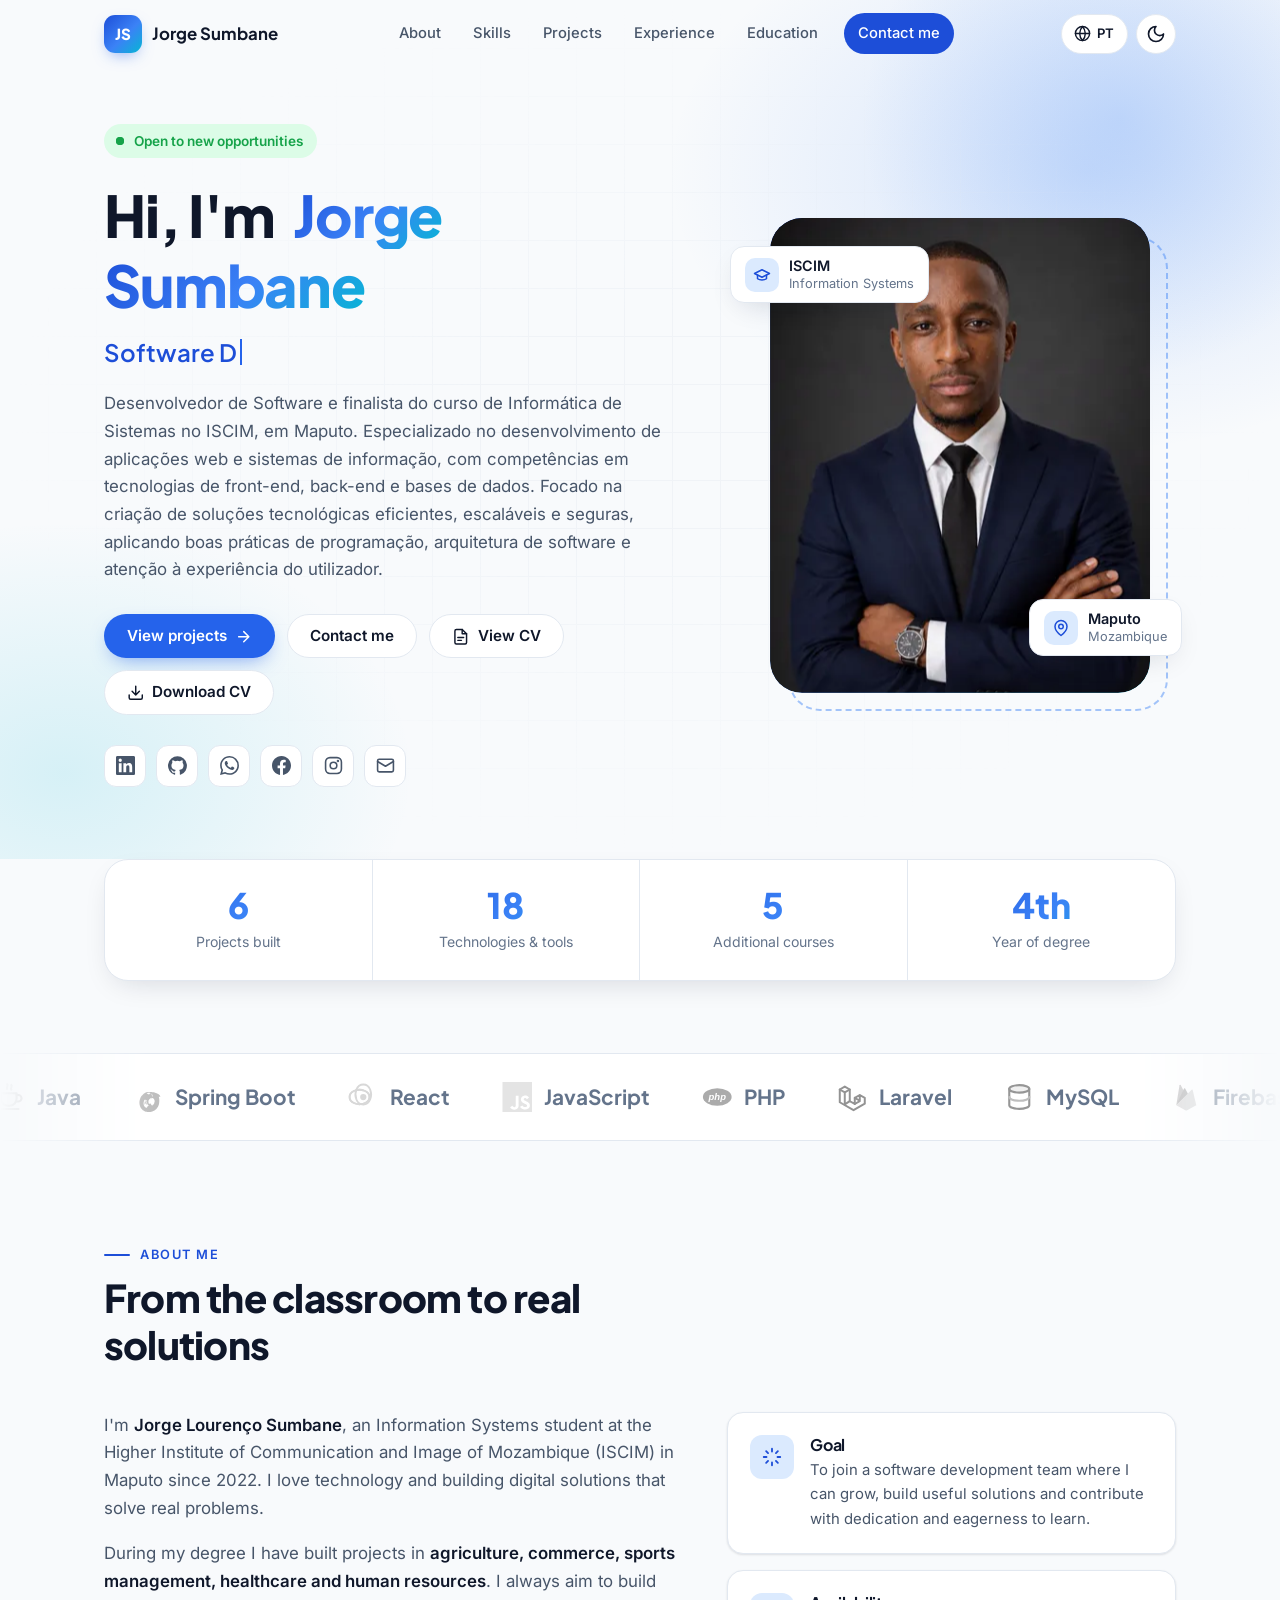
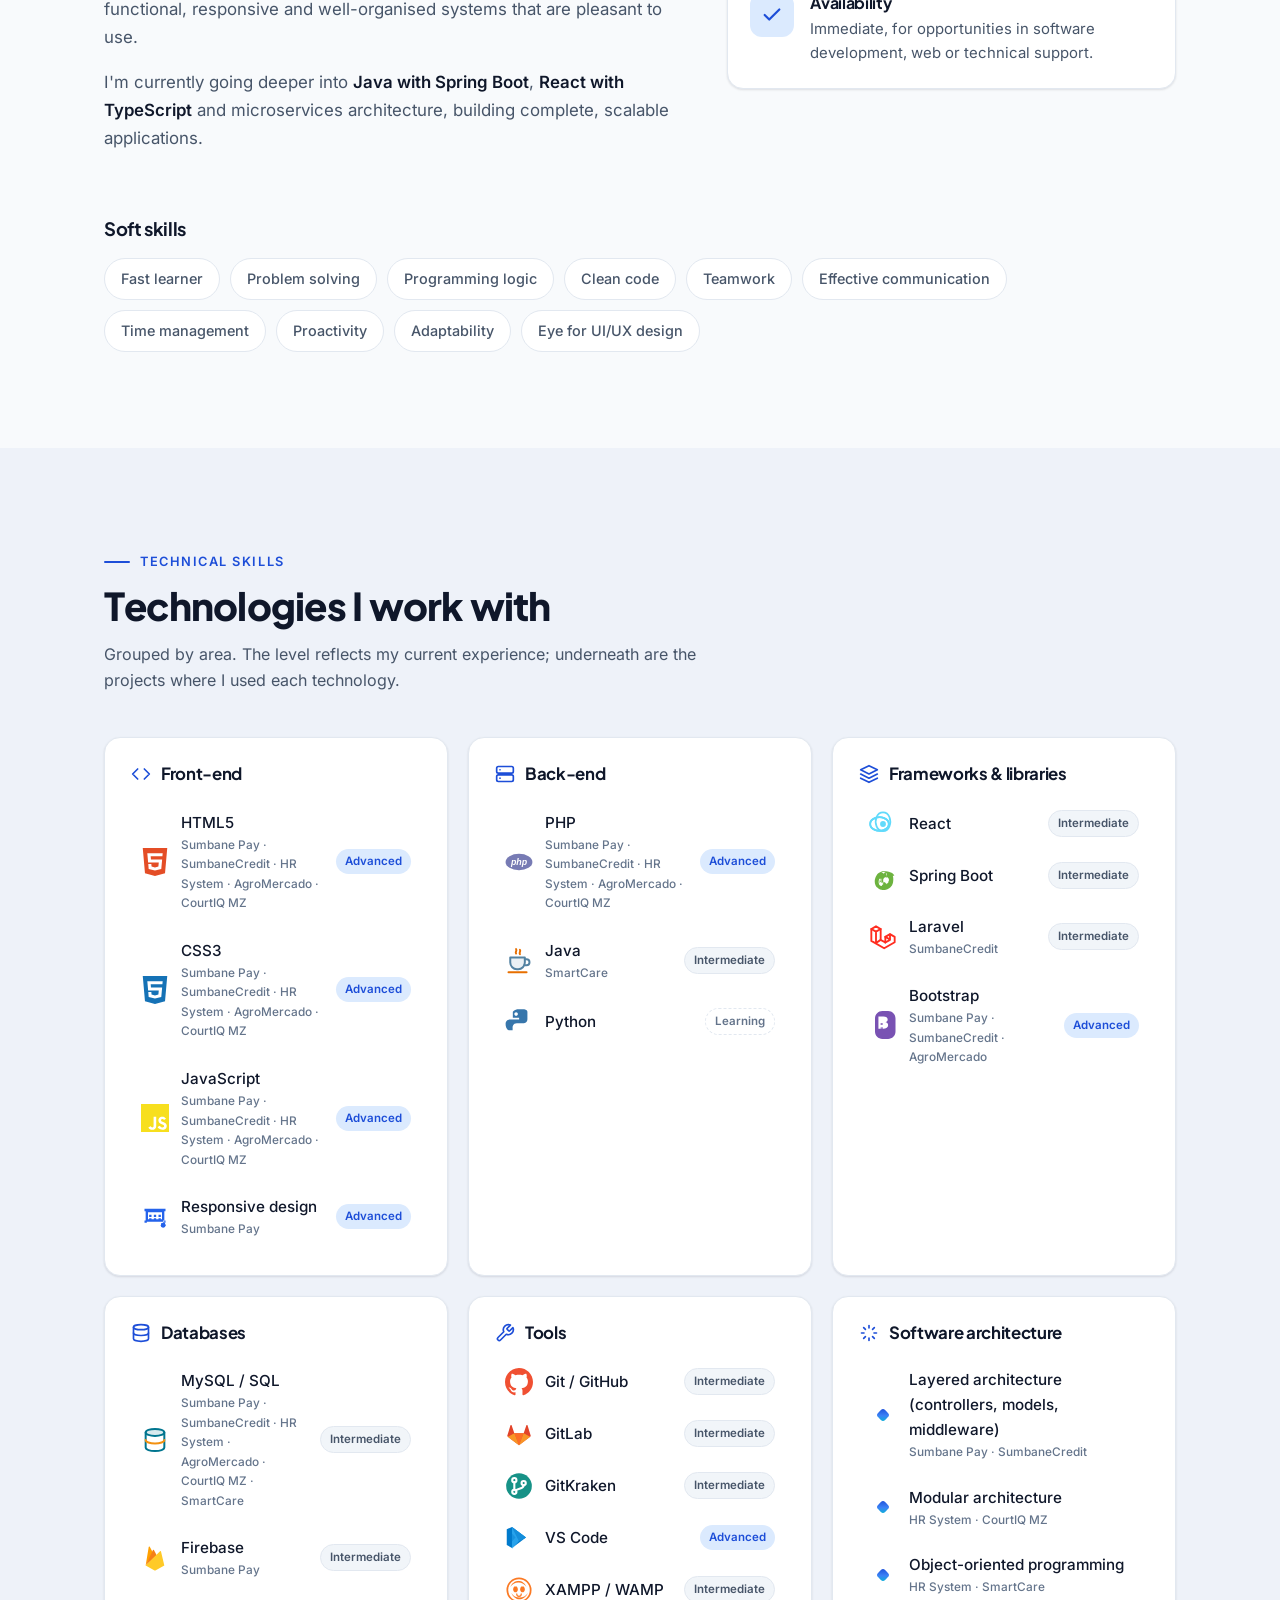
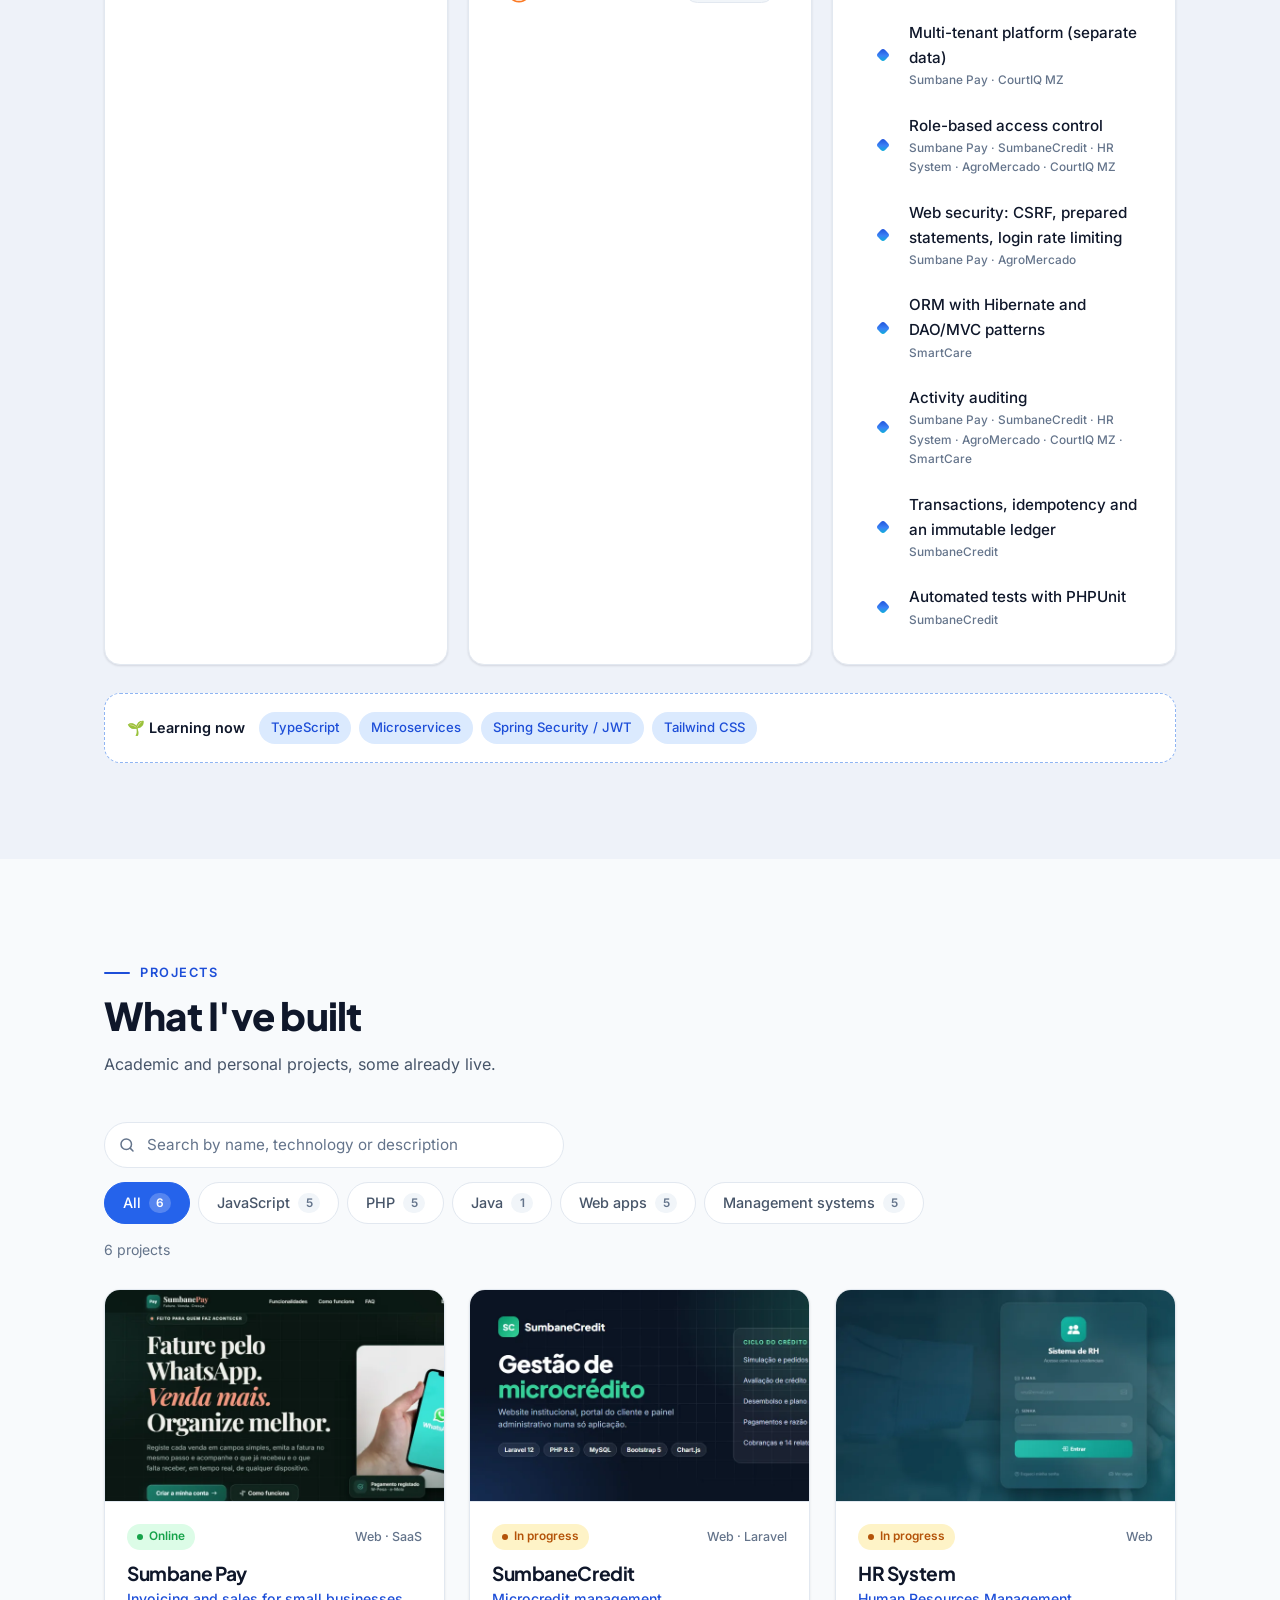
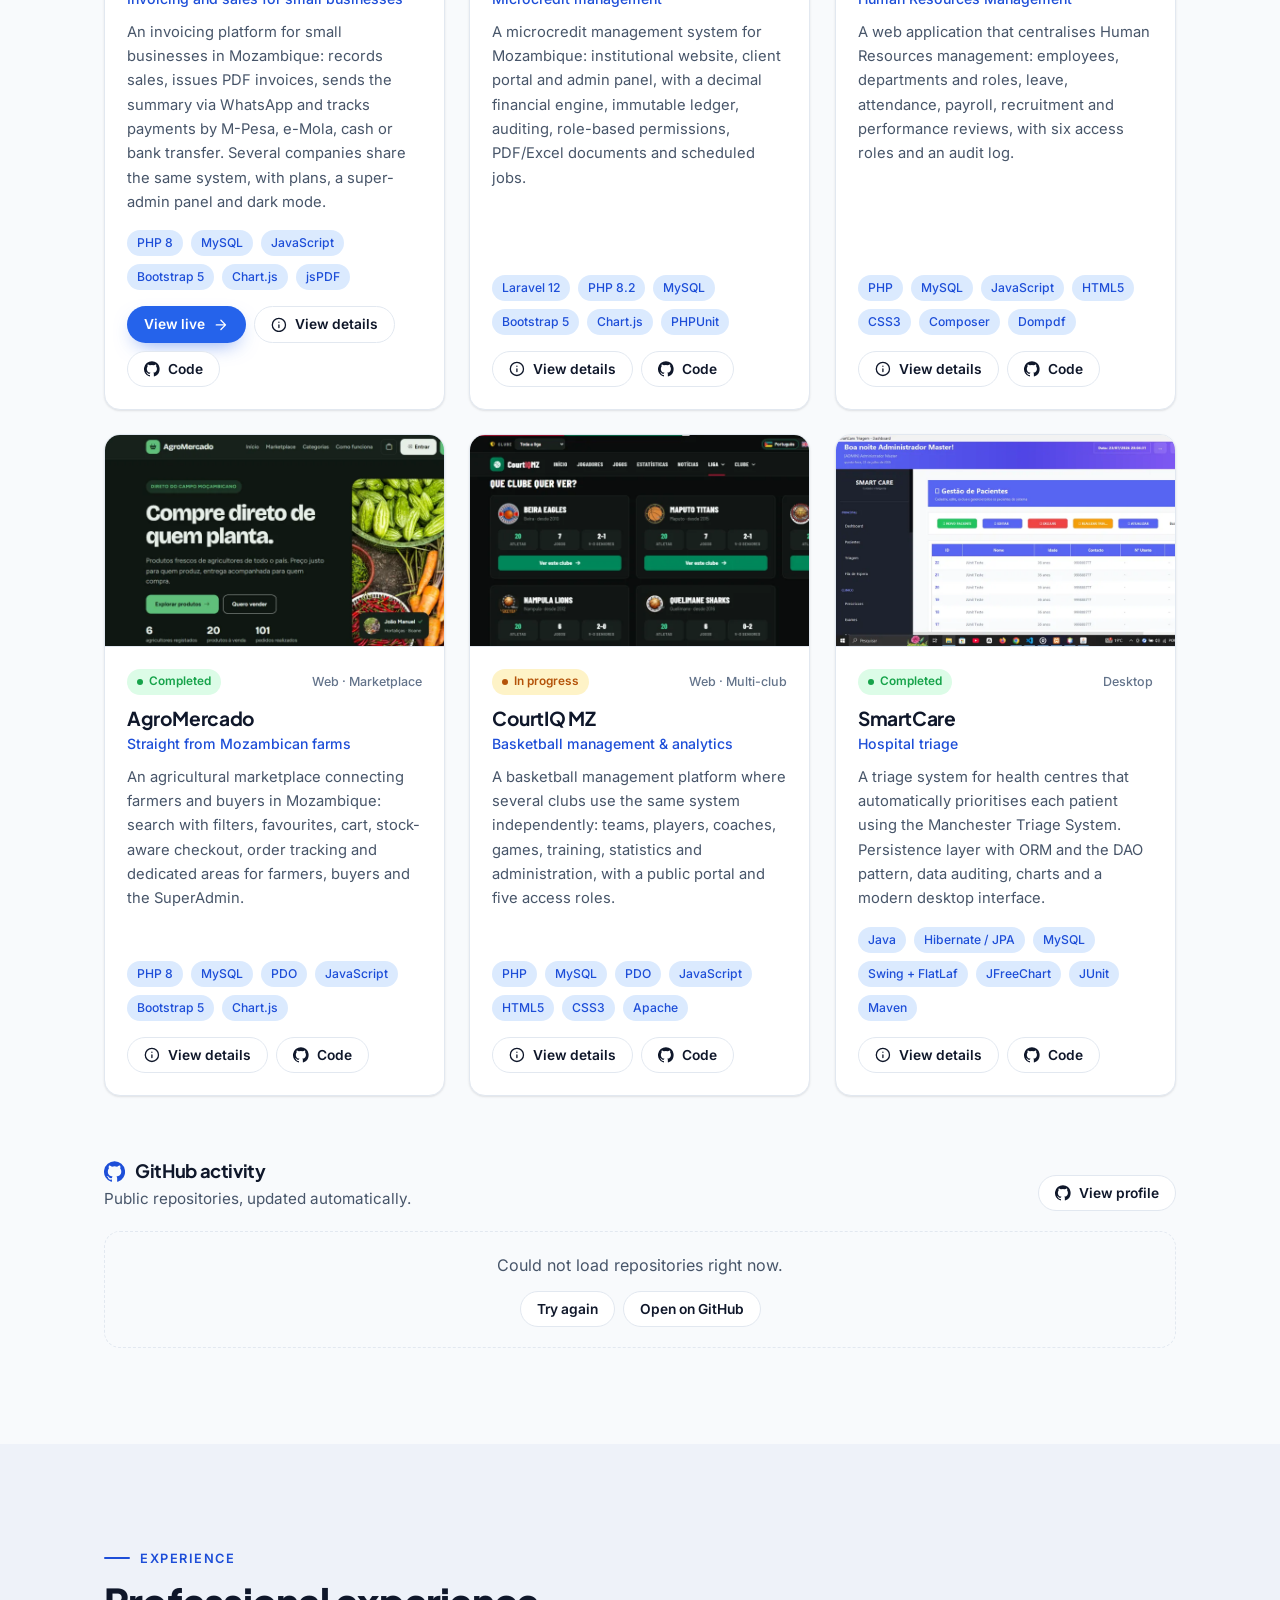
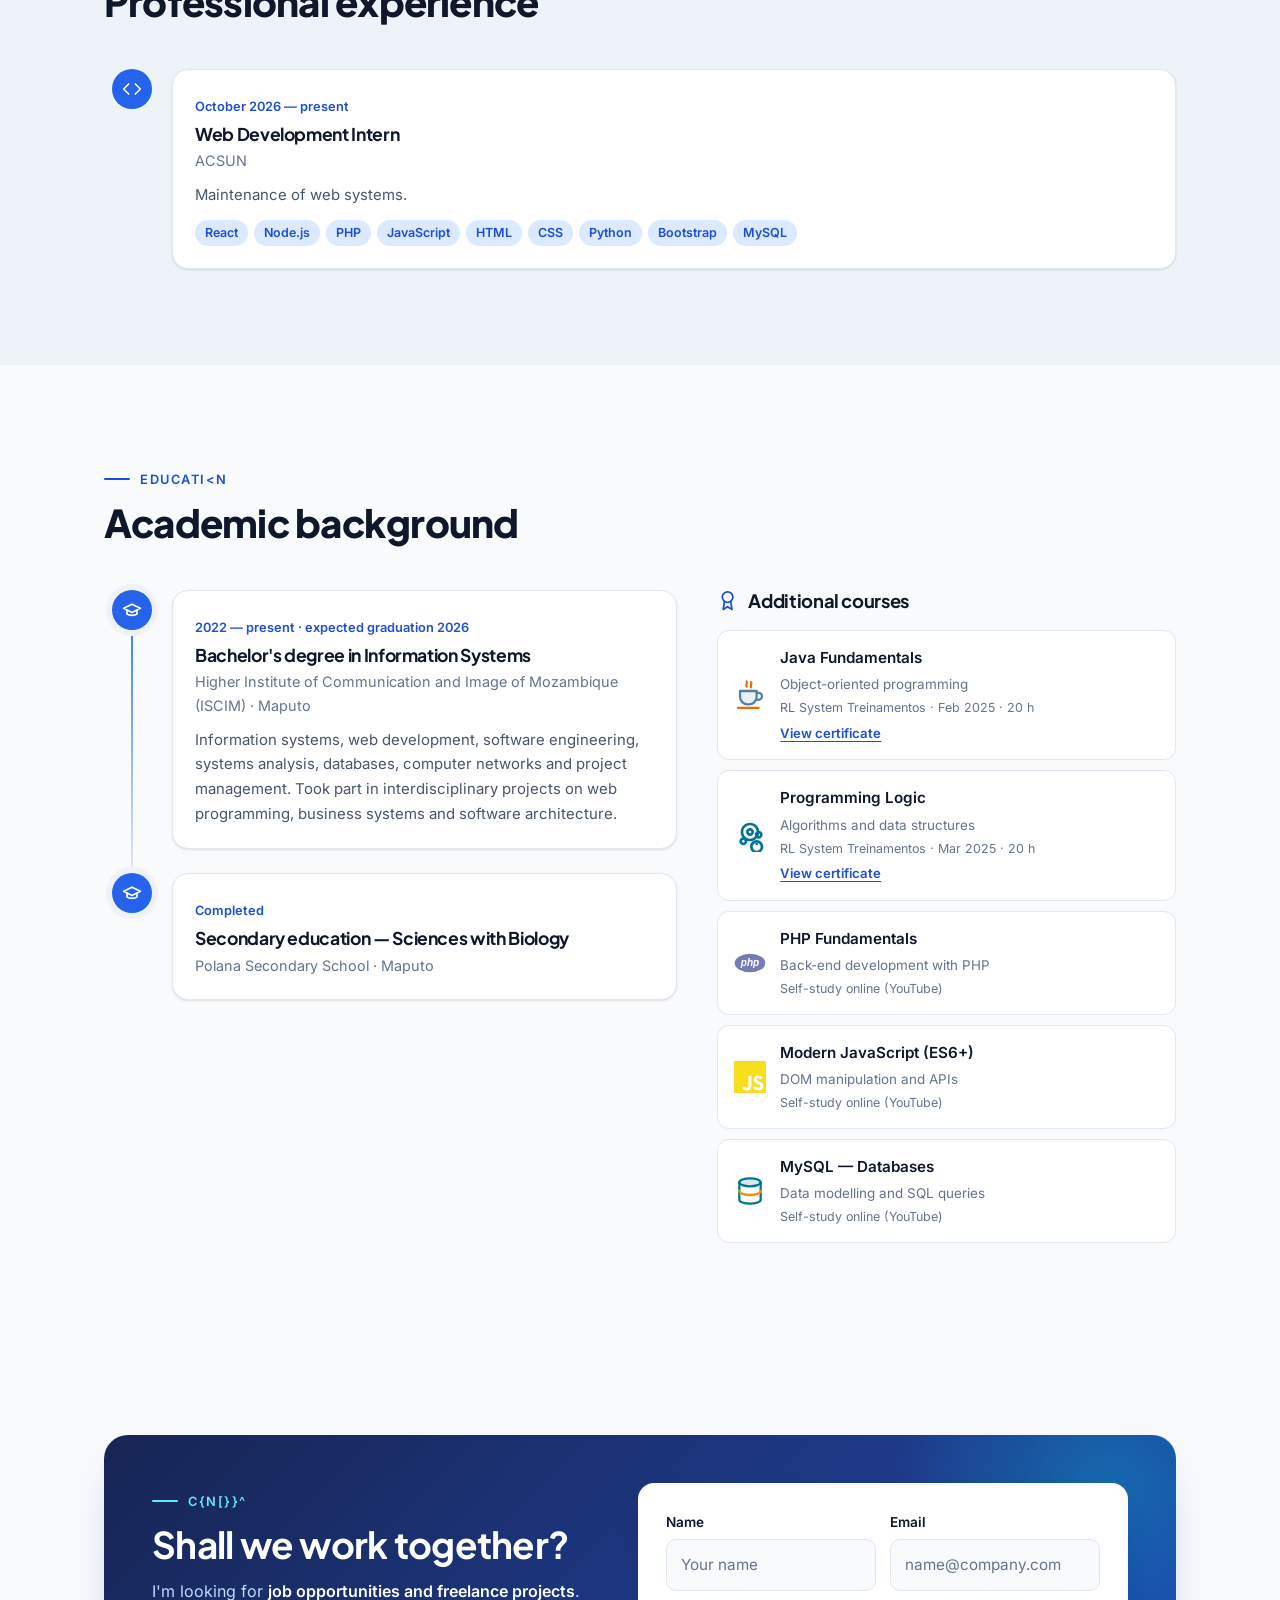
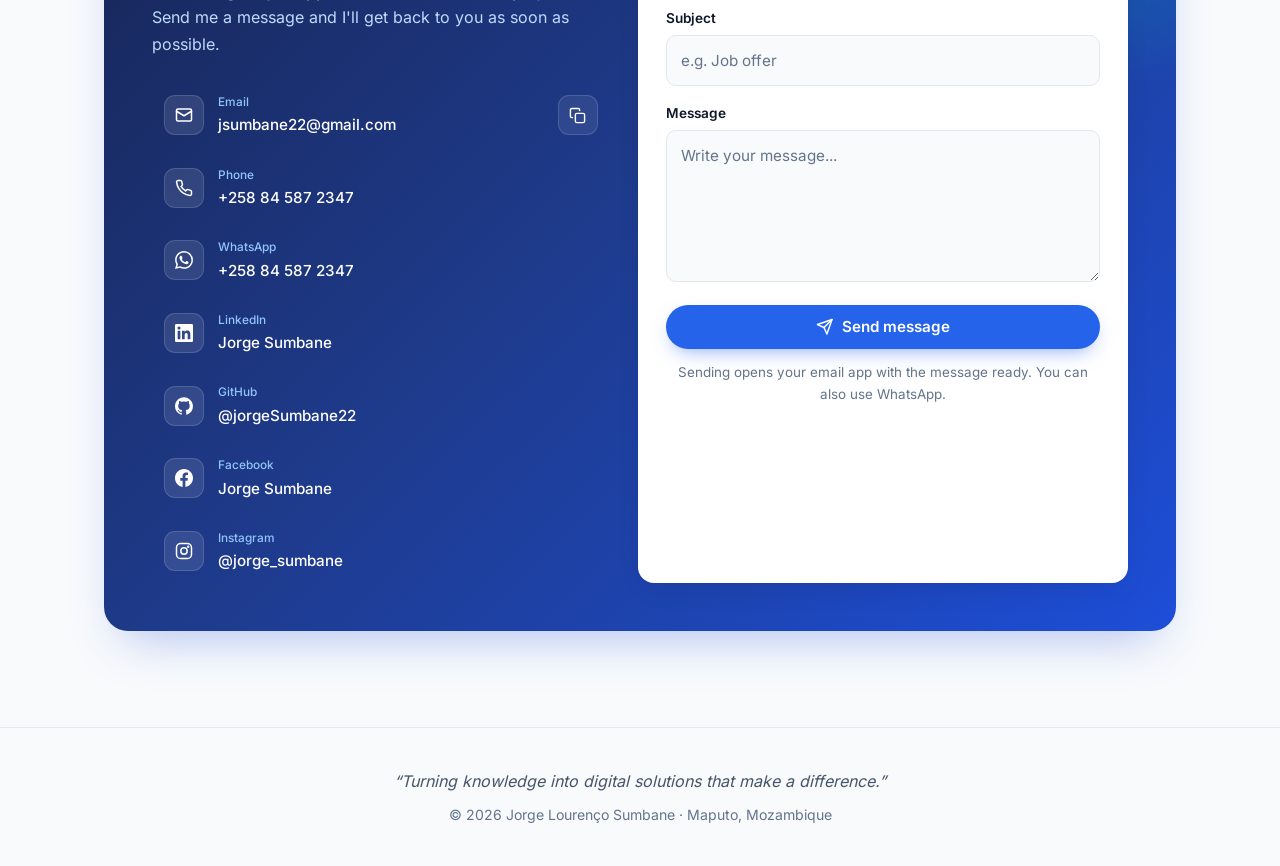
<file: index.html>
<!DOCTYPE html>
<html lang="pt">
<head>
    <meta charset="UTF-8">
    <meta name="viewport" content="width=device-width, initial-scale=1.0">
    <!-- ===== SEO ===== -->
    <title>Jorge Sumbane | Desenvolvedor de Software · Portfólio</title>
    <meta name="description" content="Portfólio de Jorge Lourenço Sumbane, estudante de Informática de Sistemas no ISCIM (Maputo) e desenvolvedor de software. À procura de novas oportunidades profissionais.">
    <meta name="author" content="Jorge Lourenço Sumbane">
    <meta name="robots" content="index, follow">
    <meta name="theme-color" content="#1e3a8a">
    <meta name="color-scheme" content="light dark">
    <link rel="canonical" href="https://jorgesumbane22.github.io/portfolio-Jorge-Sumbane/">
    <link rel="alternate" hreflang="pt" href="https://jorgesumbane22.github.io/portfolio-Jorge-Sumbane/">
    <link rel="alternate" hreflang="en" href="https://jorgesumbane22.github.io/portfolio-Jorge-Sumbane/?lang=en">
    <link rel="alternate" hreflang="x-default" href="https://jorgesumbane22.github.io/portfolio-Jorge-Sumbane/">
    <!-- ===== OPEN GRAPH / REDES SOCIAIS ===== -->
    <meta property="og:type" content="website">
    <meta property="og:locale" content="pt_MZ">
    <meta property="og:locale:alternate" content="en_GB">
    <meta property="og:url" content="https://jorgesumbane22.github.io/portfolio-Jorge-Sumbane/">
    <meta property="og:site_name" content="Jorge Sumbane">
    <meta property="og:title" content="Jorge Sumbane | Desenvolvedor de Software">
    <meta property="og:description" content="Desenvolvedor de software e estudante de Informática de Sistemas no ISCIM. À procura de novas oportunidades em Moçambique.">
    <meta property="og:image" content="https://jorgesumbane22.github.io/portfolio-Jorge-Sumbane/assets/img/og-image.jpg">
    <meta property="og:image:alt" content="Jorge Lourenço Sumbane — portfólio de desenvolvedor de software">
    <meta name="twitter:card" content="summary_large_image">
    <meta name="twitter:title" content="Jorge Sumbane | Desenvolvedor de Software">
    <meta name="twitter:description" content="Desenvolvedor de software e estudante de Informática de Sistemas no ISCIM. À procura de novas oportunidades em Moçambique.">
    <meta name="twitter:image" content="https://jorgesumbane22.github.io/portfolio-Jorge-Sumbane/assets/img/og-image.jpg">
    <!-- ===== FAVICON ===== -->
    <link rel="icon" type="image/svg+xml" href="favicon.svg">
    <link rel="apple-touch-icon" href="assets/img/apple-touch-icon.png">
    <link rel="manifest" href="site.webmanifest">
    <!-- ===== TEMA (aplicado antes de pintar a página, evita "flash") ===== -->
    <script>
        (function () {
            var d = document.documentElement, t = null, seen = true;
            try { t = localStorage.getItem('theme'); } catch (e) {}
            if (!t) t = window.matchMedia('(prefers-color-scheme: dark)').matches ? 'dark' : 'light';
            d.setAttribute('data-theme', t);
            d.classList.add('js');
            if (!window.matchMedia('(prefers-reduced-motion: reduce)').matches) {
                d.classList.add('motion');
                // ecrã de abertura só na primeira visita da sessão
                try { seen = sessionStorage.getItem('intro-seen') === '1'; } catch (e) {}
                // ...e só em computadores com ligação normal (no telemóvel o conteúdo aparece logo)
                var fine = window.matchMedia('(hover: hover) and (pointer: fine)').matches;
                var save = navigator.connection && navigator.connection.saveData;
                if (!seen && fine && !save) d.classList.add('first-visit');
            }
            // Segurança: se o JavaScript principal não carregar, o conteúdo
            // não pode ficar escondido à espera das animações.
            window.addEventListener('load', function () {
                setTimeout(function () {
                    if (!window.__portfolioReady) d.classList.remove('js', 'motion', 'first-visit');
                }, 1500);
            });
        })();
    </script>
    <!-- ===== FONTES (no próprio site, carregadas cedo) ===== -->
    <link rel="preload" href="assets/fonts/inter-latin.woff2" as="font" type="font/woff2" crossorigin>
    <link rel="preload" href="assets/fonts/plus-jakarta-sans-latin.woff2" as="font" type="font/woff2" crossorigin>
    <link rel="preload" as="image" href="assets/img/profile.webp" type="image/webp" imagesrcset="assets/img/profile-400.webp 400w, assets/img/profile.webp 640w" imagesizes="(max-width: 860px) 300px, 380px">
    <link rel="stylesheet" href="assets/css/style.css">
    <!-- ===== DADOS ESTRUTURADOS (Google) ===== -->
    <script type="application/ld+json">
    {
        "@context": "https://schema.org",
        "@type": "Person",
        "name": "Jorge Lourenço Sumbane",
        "jobTitle": "Desenvolvedor de Software",
        "description": "Desenvolvedor de software e estudante de Informática de Sistemas no ISCIM, em Maputo, Moçambique.",
        "url": "https://jorgesumbane22.github.io/portfolio-Jorge-Sumbane/",
        "image": "https://jorgesumbane22.github.io/portfolio-Jorge-Sumbane/assets/img/og-image.jpg",
        "email": "jsumbane22@gmail.com",
        "telephone": "+258845872347",
        "address": { "@type": "PostalAddress", "addressLocality": "Maputo", "addressCountry": "MZ" },
        "alumniOf": { "@type": "CollegeOrUniversity", "name": "Instituto Superior de Comunicação e Imagem de Moçambique (ISCIM)" },
        "knowsAbout": ["Java", "Spring Boot", "Hibernate", "React", "JavaScript", "PHP", "Laravel", "MySQL", "Firebase", "HTML", "CSS"],
        "sameAs": [
            "https://www.linkedin.com/in/jorge-sumbane-sumbane-174478320/",
            "https://github.com/jorgeSumbane22",
            "https://www.facebook.com/jorgelourencosumbane.sumbane",
            "https://www.instagram.com/jorge_sumbane/"
        ]
    }
    </script>
</head>
<body>
    <!-- ===== ÍCONES SVG (reutilizados com <use>) ===== -->
    <svg width="0" height="0" style="position:absolute" aria-hidden="true">
        <symbol id="i-mail" viewBox="0 0 24 24" fill="none" stroke="currentColor" stroke-width="2" stroke-linecap="round" stroke-linejoin="round"><rect x="2" y="4" width="20" height="16" rx="2"/><path d="m22 7-10 6L2 7"/></symbol>
        <symbol id="i-phone" viewBox="0 0 24 24" fill="none" stroke="currentColor" stroke-width="2" stroke-linecap="round" stroke-linejoin="round"><path d="M22 16.92v3a2 2 0 0 1-2.18 2 19.79 19.79 0 0 1-8.63-3.07 19.5 19.5 0 0 1-6-6 19.79 19.79 0 0 1-3.07-8.67A2 2 0 0 1 4.11 2h3a2 2 0 0 1 2 1.72c.13.96.36 1.9.7 2.81a2 2 0 0 1-.45 2.11L8.09 9.91a16 16 0 0 0 6 6l1.27-1.27a2 2 0 0 1 2.11-.45c.91.34 1.85.57 2.81.7A2 2 0 0 1 22 16.92z"/></symbol>
        <symbol id="i-pin" viewBox="0 0 24 24" fill="none" stroke="currentColor" stroke-width="2" stroke-linecap="round" stroke-linejoin="round"><path d="M20 10c0 6-8 12-8 12s-8-6-8-12a8 8 0 0 1 16 0Z"/><circle cx="12" cy="10" r="3"/></symbol>
        <symbol id="i-arrow" viewBox="0 0 24 24" fill="none" stroke="currentColor" stroke-width="2" stroke-linecap="round" stroke-linejoin="round"><path d="M5 12h14M12 5l7 7-7 7"/></symbol>
        <symbol id="i-up" viewBox="0 0 24 24" fill="none" stroke="currentColor" stroke-width="2.4" stroke-linecap="round" stroke-linejoin="round"><path d="M12 19V5M5 12l7-7 7 7"/></symbol>
        <symbol id="i-sun" viewBox="0 0 24 24" fill="none" stroke="currentColor" stroke-width="2" stroke-linecap="round" stroke-linejoin="round"><circle cx="12" cy="12" r="4"/><path d="M12 2v2M12 20v2M4.93 4.93l1.41 1.41M17.66 17.66l1.41 1.41M2 12h2M20 12h2M6.34 17.66l-1.41 1.41M19.07 4.93l-1.41 1.41"/></symbol>
        <symbol id="i-moon" viewBox="0 0 24 24" fill="none" stroke="currentColor" stroke-width="2" stroke-linecap="round" stroke-linejoin="round"><path d="M12 3a6 6 0 0 0 9 9 9 9 0 1 1-9-9Z"/></symbol>
        <symbol id="i-menu" viewBox="0 0 24 24" fill="none" stroke="currentColor" stroke-width="2" stroke-linecap="round"><path d="M4 7h16M4 12h16M4 17h16"/></symbol>
        <symbol id="i-close" viewBox="0 0 24 24" fill="none" stroke="currentColor" stroke-width="2" stroke-linecap="round"><path d="M18 6 6 18M6 6l12 12"/></symbol>
        <symbol id="i-send" viewBox="0 0 24 24" fill="none" stroke="currentColor" stroke-width="2" stroke-linecap="round" stroke-linejoin="round"><path d="m22 2-7 20-4-9-9-4Z"/><path d="M22 2 11 13"/></symbol>
        <symbol id="i-check" viewBox="0 0 24 24" fill="none" stroke="currentColor" stroke-width="2.4" stroke-linecap="round" stroke-linejoin="round"><path d="M20 6 9 17l-5-5"/></symbol>
        <symbol id="i-cap" viewBox="0 0 24 24" fill="none" stroke="currentColor" stroke-width="2" stroke-linecap="round" stroke-linejoin="round"><path d="M22 10 12 5 2 10l10 5 10-5Z"/><path d="M6 12v5c3 2 9 2 12 0v-5"/></symbol>
        <symbol id="i-award" viewBox="0 0 24 24" fill="none" stroke="currentColor" stroke-width="2" stroke-linecap="round" stroke-linejoin="round"><circle cx="12" cy="8" r="6"/><path d="M15.48 12.89 17 22l-5-3-5 3 1.52-9.11"/></symbol>
        <symbol id="i-code" viewBox="0 0 24 24" fill="none" stroke="currentColor" stroke-width="2" stroke-linecap="round" stroke-linejoin="round"><path d="m16 18 6-6-6-6M8 6l-6 6 6 6"/></symbol>
        <symbol id="i-server" viewBox="0 0 24 24" fill="none" stroke="currentColor" stroke-width="2" stroke-linecap="round" stroke-linejoin="round"><rect x="2" y="3" width="20" height="8" rx="2"/><rect x="2" y="13" width="20" height="8" rx="2"/><path d="M6 7h.01M6 17h.01"/></symbol>
        <symbol id="i-db" viewBox="0 0 24 24" fill="none" stroke="currentColor" stroke-width="2" stroke-linecap="round" stroke-linejoin="round"><ellipse cx="12" cy="5" rx="9" ry="3"/><path d="M3 5v14c0 1.66 4 3 9 3s9-1.34 9-3V5"/><path d="M3 12c0 1.66 4 3 9 3s9-1.34 9-3"/></symbol>
        <symbol id="i-tool" viewBox="0 0 24 24" fill="none" stroke="currentColor" stroke-width="2" stroke-linecap="round" stroke-linejoin="round"><path d="M14.7 6.3a1 1 0 0 0 0 1.4l1.6 1.6a1 1 0 0 0 1.4 0l3.77-3.77a6 6 0 0 1-7.94 7.94l-6.91 6.91a2.12 2.12 0 0 1-3-3l6.91-6.91a6 6 0 0 1 7.94-7.94l-3.76 3.76z"/></symbol>
        <symbol id="i-spark" viewBox="0 0 24 24" fill="none" stroke="currentColor" stroke-width="2" stroke-linecap="round" stroke-linejoin="round"><path d="M12 3v3M12 18v3M3 12h3M18 12h3M5.6 5.6l2.1 2.1M16.3 16.3l2.1 2.1M5.6 18.4l2.1-2.1M16.3 7.7l2.1-2.1"/></symbol>
        <symbol id="i-github" viewBox="0 0 24 24" fill="currentColor"><path d="M12 .3a12 12 0 0 0-3.8 23.38c.6.12.83-.26.83-.57L9 21.07c-3.34.72-4.04-1.61-4.04-1.61-.55-1.39-1.34-1.76-1.34-1.76-1.08-.74.09-.73.09-.73 1.2.09 1.83 1.24 1.83 1.24 1.07 1.83 2.81 1.3 3.5 1 .1-.78.42-1.31.76-1.61-2.67-.3-5.47-1.33-5.47-5.93 0-1.31.47-2.38 1.24-3.22-.14-.3-.54-1.52.1-3.18 0 0 1-.32 3.3 1.23a11.5 11.5 0 0 1 6 0c2.28-1.55 3.29-1.23 3.29-1.23.64 1.66.24 2.88.12 3.18a4.65 4.65 0 0 1 1.23 3.22c0 4.61-2.8 5.63-5.48 5.92.42.36.81 1.1.81 2.22l-.01 3.29c0 .31.2.69.82.57A12 12 0 0 0 12 .3"/></symbol>
        <symbol id="i-linkedin" viewBox="0 0 24 24" fill="currentColor"><path d="M20.45 20.45h-3.56v-5.57c0-1.33-.02-3.04-1.85-3.04-1.85 0-2.14 1.45-2.14 2.94v5.67H9.35V9h3.41v1.56h.05c.48-.9 1.64-1.85 3.37-1.85 3.6 0 4.27 2.37 4.27 5.46v6.28zM5.34 7.43a2.06 2.06 0 1 1 0-4.13 2.06 2.06 0 0 1 0 4.13zm1.78 13.02H3.56V9h3.56v11.45zM22.23 0H1.77C.79 0 0 .77 0 1.73v20.54C0 23.23.79 24 1.77 24h20.45c.98 0 1.78-.77 1.78-1.73V1.73C24 .77 23.2 0 22.22 0z"/></symbol>
        <symbol id="i-info" viewBox="0 0 24 24" fill="none" stroke="currentColor" stroke-width="2" stroke-linecap="round" stroke-linejoin="round"><circle cx="12" cy="12" r="10"/><path d="M12 16v-4M12 8h.01"/></symbol>
        <symbol id="i-globe" viewBox="0 0 24 24" fill="none" stroke="currentColor" stroke-width="2" stroke-linecap="round" stroke-linejoin="round"><circle cx="12" cy="12" r="10"/><path d="M2 12h20M12 2a15.3 15.3 0 0 1 4 10 15.3 15.3 0 0 1-4 10 15.3 15.3 0 0 1-4-10 15.3 15.3 0 0 1 4-10z"/></symbol>
        <symbol id="i-star" viewBox="0 0 24 24" fill="none" stroke="currentColor" stroke-width="2" stroke-linecap="round" stroke-linejoin="round"><path d="m12 2 3.09 6.26L22 9.27l-5 4.87 1.18 6.88L12 17.77l-6.18 3.25L7 14.14 2 9.27l6.91-1.01L12 2z"/></symbol>
        <symbol id="i-clock" viewBox="0 0 24 24" fill="none" stroke="currentColor" stroke-width="2" stroke-linecap="round" stroke-linejoin="round"><circle cx="12" cy="12" r="10"/><path d="M12 6v6l4 2"/></symbol>
        <symbol id="i-repo" viewBox="0 0 24 24" fill="none" stroke="currentColor" stroke-width="2" stroke-linecap="round" stroke-linejoin="round"><path d="M4 19.5A2.5 2.5 0 0 1 6.5 17H20V3H6.5A2.5 2.5 0 0 0 4 5.5z"/><path d="M4 19.5V21h16"/></symbol>
        <symbol id="i-search" viewBox="0 0 24 24" fill="none" stroke="currentColor" stroke-width="2" stroke-linecap="round" stroke-linejoin="round"><circle cx="11" cy="11" r="7"/><path d="m20 20-3.5-3.5"/></symbol>
        <symbol id="i-copy" viewBox="0 0 24 24" fill="none" stroke="currentColor" stroke-width="2" stroke-linecap="round" stroke-linejoin="round"><rect x="9" y="9" width="13" height="13" rx="2"/><path d="M5 15H4a2 2 0 0 1-2-2V4a2 2 0 0 1 2-2h9a2 2 0 0 1 2 2v1"/></symbol>
        <symbol id="i-file" viewBox="0 0 24 24" fill="none" stroke="currentColor" stroke-width="2" stroke-linecap="round" stroke-linejoin="round"><path d="M14 2H6a2 2 0 0 0-2 2v16a2 2 0 0 0 2 2h12a2 2 0 0 0 2-2V8z"/><path d="M14 2v6h6M8 13h8M8 17h5"/></symbol>
        <symbol id="i-layers" viewBox="0 0 24 24" fill="none" stroke="currentColor" stroke-width="2" stroke-linecap="round" stroke-linejoin="round"><path d="m12 2 10 5-10 5L2 7z"/><path d="m2 17 10 5 10-5M2 12l10 5 10-5"/></symbol>
        <symbol id="i-download" viewBox="0 0 24 24" fill="none" stroke="currentColor" stroke-width="2" stroke-linecap="round" stroke-linejoin="round"><path d="M21 15v4a2 2 0 0 1-2 2H5a2 2 0 0 1-2-2v-4"/><path d="m7 10 5 5 5-5M12 15V3"/></symbol>
        <symbol id="i-facebook" viewBox="0 0 24 24" fill="currentColor"><path d="M24 12.07C24 5.41 18.63 0 12 0S0 5.4 0 12.07C0 18.1 4.39 23.1 10.13 24v-8.44H7.08v-3.49h3.04V9.41c0-3.02 1.8-4.7 4.54-4.7 1.31 0 2.68.24 2.68.24v2.97h-1.5c-1.5 0-1.96.93-1.96 1.89v2.26h3.32l-.53 3.5h-2.8V24C19.62 23.1 24 18.1 24 12.07"/></symbol>
        <symbol id="i-instagram" viewBox="0 0 24 24" fill="none" stroke="currentColor" stroke-width="2" stroke-linecap="round" stroke-linejoin="round"><rect x="2" y="2" width="20" height="20" rx="5.5"/><circle cx="12" cy="12" r="4.2"/><circle cx="17.6" cy="6.4" r=".6" fill="currentColor"/></symbol>
        <symbol id="i-whatsapp" viewBox="0 0 24 24" fill="currentColor"><path d="M17.47 14.38c-.3-.15-1.76-.87-2.03-.97-.27-.1-.47-.15-.67.15-.2.3-.77.97-.94 1.16-.17.2-.35.22-.64.08-.3-.15-1.26-.46-2.39-1.48-.88-.79-1.48-1.76-1.65-2.06-.17-.3-.02-.46.13-.6.13-.14.3-.35.45-.52.15-.18.2-.3.3-.5.1-.2.05-.37-.03-.52-.07-.15-.67-1.61-.91-2.2-.24-.58-.49-.5-.67-.51h-.57c-.2 0-.52.07-.8.37-.27.3-1.04 1.02-1.04 2.48s1.07 2.88 1.21 3.07c.15.2 2.1 3.2 5.08 4.49.71.31 1.26.49 1.7.63.71.22 1.36.19 1.87.12.57-.09 1.76-.72 2-1.42.25-.69.25-1.29.18-1.41-.08-.13-.28-.2-.57-.35m-5.42 7.4a9.87 9.87 0 0 1-5.03-1.38l-.36-.21-3.74.98 1-3.65-.24-.37a9.86 9.86 0 0 1-1.51-5.26c0-5.45 4.44-9.88 9.89-9.88 2.64 0 5.12 1.03 6.99 2.9a9.83 9.83 0 0 1 2.89 6.99c0 5.45-4.44 9.88-9.89 9.88m8.41-18.3A11.82 11.82 0 0 0 12.05 0C5.5 0 .16 5.34.16 11.89c0 2.1.55 4.14 1.59 5.95L.06 24l6.3-1.65a11.88 11.88 0 0 0 5.68 1.45h.01c6.55 0 11.89-5.34 11.89-11.89a11.82 11.82 0 0 0-3.48-8.41z"/></symbol>
    </svg>
    <!-- ===== ECRÃ DE ABERTURA (só com animações ativas, 1.ª visita) ===== -->
    <div class="preloader" id="preloader" aria-hidden="true">
        <div class="pl-inner">
            <span class="pl-logo">JS</span>
            <span class="pl-name">Jorge Sumbane</span>
            <span class="pl-bar"><span></span></span>
            <span class="pl-count" id="plCount">0</span>
        </div>
    </div>
    <a class="skip-link" href="#conteudo">Saltar para o conteúdo</a>
    <!-- ===== CABEÇALHO ===== -->
    <header class="header" id="header">
        <div class="container header-inner">
            <a href="#inicio" class="brand" aria-label="Jorge Sumbane — página inicial">
                <span class="brand-mark">JS</span>
                <span class="brand-name">Jorge Sumbane</span>
            </a>
            <nav class="nav" id="nav" aria-label="Navegação principal">
                <a href="#sobre" class="nav-link">Sobre</a>
                <a href="#competencias" class="nav-link">Competências</a>
                <a href="#projetos" class="nav-link">Projetos</a>
                <a href="#experiencia" class="nav-link">Experiência</a>
                <a href="#formacao" class="nav-link">Formação</a>
                <a href="#contacto" class="nav-link nav-cta">Contactar</a>
            </nav>
            <div class="header-actions">
                <button class="lang-btn" id="langToggle" type="button" aria-label="Mudar para inglês" title="English / Português">
                    <svg class="icon"><use href="#i-globe"/></svg>
                    <span id="langLabel">EN</span>
                </button>
                <button class="icon-btn" id="themeToggle" type="button" aria-label="Alternar tema claro/escuro">
                    <svg class="icon icon-moon"><use href="#i-moon"/></svg>
                    <svg class="icon icon-sun"><use href="#i-sun"/></svg>
                </button>
                <button class="icon-btn menu-btn" id="menuBtn" type="button" aria-label="Abrir menu" aria-expanded="false" aria-controls="nav">
                    <svg class="icon icon-open"><use href="#i-menu"/></svg>
                    <svg class="icon icon-close"><use href="#i-close"/></svg>
                </button>
            </div>
        </div>
    </header>
    <main id="conteudo">
        <!-- ===== HERO ===== -->
        <section class="hero" id="inicio">
            <div class="hero-bg" aria-hidden="true"></div>
            <div class="container hero-inner">
                <div class="hero-text">
                    <p class="status-pill">
                        <span class="status-dot" aria-hidden="true"></span>
                        Aberto a novas oportunidades
                    </p>
                    <h1 class="hero-title">
                        <span class="w"><span style="--i:0">Olá,</span></span>
                        <span class="w"><span style="--i:1">sou</span></span>
                        <span class="w"><span style="--i:2">o</span></span>
                        <span class="w"><span class="gradient-text" style="--i:3">Jorge</span></span>
                        <span class="w"><span class="gradient-text" style="--i:4">Sumbane</span></span>
                    </h1>
                    <p class="hero-role">
                        <span class="role-text" id="roleText">Desenvolvedor de Software</span><span class="caret" aria-hidden="true"></span>
                    </p>
                    <p class="hero-lead">
                        Desenvolvedor de Software e finalista do curso de Informática de Sistemas no ISCIM, em Maputo. Especializado no desenvolvimento de aplicações web e sistemas de informação, com competências em tecnologias de front-end, back-end e bases de dados. Focado na criação de soluções tecnológicas eficientes, escaláveis e seguras, aplicando boas práticas de programação, arquitetura de software e atenção à experiência do utilizador.
                    </p>
                    <div class="hero-actions">
                        <a href="#projetos" class="btn btn-primary">
                            Ver projetos
                            <svg class="icon"><use href="#i-arrow"/></svg>
                        </a>
                        <a href="#contacto" class="btn btn-ghost">Contactar</a>
                        <a href="cv.html" class="btn btn-ghost" id="cvLink" title="Abre o CV interativo">
                            <svg class="icon"><use href="#i-file"/></svg>
                            <span id="cvLabel">Ver CV</span>
                        </a>
                        <a href="assets/cv/Jorge_Lourenco_Sumbane_CV_PT.pdf" class="btn btn-ghost" id="cvPdf" download title="Descarrega o CV em PDF">
                            <svg class="icon"><use href="#i-download"/></svg>
                            <span id="cvPdfLabel">Descarregar CV</span>
                        </a>
                    </div>
                    <ul class="hero-social" aria-label="Redes sociais">
                        <li><a href="https://www.linkedin.com/in/jorge-sumbane-sumbane-174478320/" target="_blank" rel="noopener noreferrer" aria-label="LinkedIn"><svg class="icon"><use href="#i-linkedin"/></svg></a></li>
                        <li><a href="https://github.com/jorgeSumbane22" target="_blank" rel="noopener noreferrer" aria-label="GitHub"><svg class="icon"><use href="#i-github"/></svg></a></li>
                        <li><a href="https://wa.me/258845872347" target="_blank" rel="noopener noreferrer" aria-label="WhatsApp"><svg class="icon"><use href="#i-whatsapp"/></svg></a></li>
                        <li><a href="https://www.facebook.com/jorgelourencosumbane.sumbane" target="_blank" rel="noopener noreferrer" aria-label="Facebook"><svg class="icon"><use href="#i-facebook"/></svg></a></li>
                        <li><a href="https://www.instagram.com/jorge_sumbane/" target="_blank" rel="noopener noreferrer" aria-label="Instagram"><svg class="icon"><use href="#i-instagram"/></svg></a></li>
                        <li><a href="mailto:jsumbane22@gmail.com" aria-label="Email"><svg class="icon"><use href="#i-mail"/></svg></a></li>
                    </ul>
                </div>
                <div class="hero-photo">
                    <div class="photo-frame">
                        <picture>
                            <source srcset="assets/img/profile-400.webp 400w, assets/img/profile.webp 640w" sizes="(max-width: 860px) 300px, 380px" type="image/webp">
                            <img src="assets/img/profile.png" alt="Fotografia de Jorge Lourenço Sumbane" width="640" height="960" fetchpriority="high">
                        </picture>
                    </div>
                    <div class="floating-card fc-top">
                        <svg class="icon"><use href="#i-cap"/></svg>
                        <div><strong>ISCIM</strong><span>Informática de Sistemas</span></div>
                    </div>
                    <div class="floating-card fc-bottom">
                        <svg class="icon"><use href="#i-pin"/></svg>
                        <div><strong>Maputo</strong><span>Moçambique</span></div>
                    </div>
                </div>
            </div>
        </section>
        <!-- ===== NÚMEROS ===== -->
        <section class="stats" aria-label="Resumo">
            <div class="container">
                <div class="stats-grid">
                    <div class="stat reveal">
                        <span class="stat-number" data-count="6">6</span>
                        <span class="stat-label">Projetos desenvolvidos</span>
                    </div>
                    <div class="stat reveal">
                        <span class="stat-number" data-count="18">18</span>
                        <span class="stat-label">Tecnologias e ferramentas</span>
                    </div>
                    <div class="stat reveal">
                        <span class="stat-number" data-count="5">5</span>
                        <span class="stat-label">Cursos complementares</span>
                    </div>
                    <div class="stat reveal">
                        <span class="stat-number">4.º</span>
                        <span class="stat-label">Ano de licenciatura</span>
                    </div>
                </div>
            </div>
        </section>
        <!-- ===== FAIXA DE TECNOLOGIAS EM MOVIMENTO ===== -->
        <div class="marquee" role="group" aria-label="Tecnologias que uso">
            <div class="marquee-track" id="marqueeTrack">
                <ul class="marquee-group">
                    <li><img src="assets/img/icons/java.svg" alt="" width="28" height="28">Java</li>
                    <li><img src="assets/img/icons/spring.svg" alt="" width="28" height="28">Spring Boot</li>
                    <li><img src="assets/img/icons/react.svg" alt="" width="28" height="28">React</li>
                    <li><img src="assets/img/icons/js.svg" alt="" width="28" height="28">JavaScript</li>
                    <li><img src="assets/img/icons/php.svg" alt="" width="28" height="28">PHP</li>
                    <li><img src="assets/img/icons/laravel.svg" alt="" width="28" height="28">Laravel</li>
                    <li><img src="assets/img/icons/mysql.svg" alt="" width="28" height="28">MySQL</li>
                    <li><img src="assets/img/icons/firebase.svg" alt="" width="28" height="28">Firebase</li>
                    <li><img src="assets/img/icons/html.svg" alt="" width="28" height="28">HTML5</li>
                    <li><img src="assets/img/icons/css.svg" alt="" width="28" height="28">CSS3</li>
                    <li><img src="assets/img/icons/bootstrap.svg" alt="" width="28" height="28">Bootstrap</li>
                    <li><img src="assets/img/icons/python.svg" alt="" width="28" height="28">Python</li>
                    <li><img src="assets/img/icons/git.svg" alt="" width="28" height="28">Git</li>
                    <li><img src="assets/img/icons/gitlab.svg" alt="" width="28" height="28">GitLab</li>
                    <li><img src="assets/img/icons/gitkraken.svg" alt="" width="28" height="28">GitKraken</li>
                </ul>
            </div>
        </div>
        <!-- ===== SOBRE ===== -->
        <section class="section" id="sobre">
            <div class="container">
                <header class="section-head reveal">
                    <span class="eyebrow">Sobre mim</span>
                    <h2 class="section-title">Da sala de aula para soluções reais</h2>
                </header>
                <div class="about-grid">
                    <div class="about-text reveal">
                        <p>
                            Sou o <strong>Jorge Lourenço Sumbane</strong>, estudante de Informática de Sistemas no
                            Instituto Superior de Comunicação e Imagem de Moçambique (ISCIM), em Maputo, desde 2022.
                            Gosto de tecnologia e de criar soluções digitais que resolvem problemas concretos.
                        </p>
                        <p>
                            Ao longo do curso desenvolvi projetos nas áreas de <strong>agricultura, comércio, gestão desportiva,
                            saúde e recursos humanos</strong>. Procuro sempre construir sistemas funcionais, responsivos e
                            bem organizados, com boa experiência para quem os usa.
                        </p>
                        <p>
                            Neste momento estou a aprofundar <strong>Java com Spring Boot</strong>, <strong>React com TypeScript</strong>
                            e arquitetura de microsserviços, construindo aplicações completas e escaláveis.
                        </p>
                    </div>
                    <aside class="about-cards">
                        <div class="info-card reveal">
                            <span class="info-icon"><svg class="icon"><use href="#i-spark"/></svg></span>
                            <div>
                                <h3>Objetivo</h3>
                                <p>Integrar uma equipa de desenvolvimento de software onde possa crescer, criar soluções úteis e contribuir com dedicação e vontade de aprender.</p>
                            </div>
                        </div>
                        <div class="info-card reveal">
                            <span class="info-icon"><svg class="icon"><use href="#i-check"/></svg></span>
                            <div>
                                <h3>Disponibilidade</h3>
                                <p>Imediata para oportunidades em desenvolvimento de software, web ou suporte técnico.</p>
                            </div>
                        </div>
                    </aside>
                </div>
                <h3 class="sub-title reveal">Competências pessoais</h3>
                <ul class="soft-list reveal">
                    <li>Aprendizagem rápida</li>
                    <li>Resolução de problemas</li>
                    <li>Lógica de programação</li>
                    <li>Código organizado</li>
                    <li>Trabalho em equipa</li>
                    <li>Comunicação eficaz</li>
                    <li>Gestão de tempo</li>
                    <li>Proatividade</li>
                    <li>Adaptabilidade</li>
                    <li>Atenção ao design UI/UX</li>
                </ul>
            </div>
        </section>
        <!-- ===== COMPETÊNCIAS ===== -->
        <section class="section section-alt" id="competencias">
            <div class="container">
                <header class="section-head reveal">
                    <span class="eyebrow">Competências técnicas</span>
                    <h2 class="section-title">Tecnologias com que trabalho</h2>
                    <p class="section-lead">Organizadas por área. O nível indica a minha experiência atual e, por baixo, os projetos onde usei cada tecnologia.</p>
                </header>
                <div class="skills-grid">
                    <div class="skill-group reveal">
                        <h3 class="skill-group-title"><svg class="icon"><use href="#i-code"/></svg> Front-end</h3>
                        <ul class="skill-list">
                            <li><img src="assets/img/icons/html.svg" alt="" width="28" height="28"><span>HTML5<small class="skill-used">Sumbane Pay · SumbaneCredit · Sistema de RH · AgroMercado · CourtIQ MZ</small></span><em class="lvl lvl-3">Avançado</em></li>
                            <li><img src="assets/img/icons/css.svg" alt="" width="28" height="28"><span>CSS3<small class="skill-used">Sumbane Pay · SumbaneCredit · Sistema de RH · AgroMercado · CourtIQ MZ</small></span><em class="lvl lvl-3">Avançado</em></li>
                            <li><img src="assets/img/icons/js.svg" alt="" width="28" height="28"><span>JavaScript<small class="skill-used">Sumbane Pay · SumbaneCredit · Sistema de RH · AgroMercado · CourtIQ MZ</small></span><em class="lvl lvl-3">Avançado</em></li>
                            <li><img src="assets/img/icons/responsive.svg" alt="" width="28" height="28"><span>Design responsivo<small class="skill-used">Sumbane Pay</small></span><em class="lvl lvl-3">Avançado</em></li>
                        </ul>
                    </div>
                    <div class="skill-group reveal">
                        <h3 class="skill-group-title"><svg class="icon"><use href="#i-server"/></svg> Back-end</h3>
                        <ul class="skill-list">
                            <li><img src="assets/img/icons/php.svg" alt="" width="28" height="28"><span>PHP<small class="skill-used">Sumbane Pay · SumbaneCredit · Sistema de RH · AgroMercado · CourtIQ MZ</small></span><em class="lvl lvl-3">Avançado</em></li>
                            <li><img src="assets/img/icons/java.svg" alt="" width="28" height="28"><span>Java<small class="skill-used">SmartCare</small></span><em class="lvl lvl-2">Intermédio</em></li>
                            <li><img src="assets/img/icons/python.svg" alt="" width="28" height="28"><span>Python</span><em class="lvl lvl-1">Em evolução</em></li>
                        </ul>
                    </div>
                    <div class="skill-group reveal">
                        <h3 class="skill-group-title"><svg class="icon"><use href="#i-layers"/></svg> Frameworks e bibliotecas</h3>
                        <ul class="skill-list">
                            <li><img src="assets/img/icons/react.svg" alt="" width="28" height="28"><span>React</span><em class="lvl lvl-2">Intermédio</em></li>
                            <li><img src="assets/img/icons/spring.svg" alt="" width="28" height="28"><span>Spring Boot</span><em class="lvl lvl-2">Intermédio</em></li>
                            <li><img src="assets/img/icons/laravel.svg" alt="" width="28" height="28"><span>Laravel<small class="skill-used">SumbaneCredit</small></span><em class="lvl lvl-2">Intermédio</em></li>
                            <li><img src="assets/img/icons/bootstrap.svg" alt="" width="28" height="28"><span>Bootstrap<small class="skill-used">Sumbane Pay · SumbaneCredit · AgroMercado</small></span><em class="lvl lvl-3">Avançado</em></li>
                        </ul>
                    </div>
                    <div class="skill-group reveal">
                        <h3 class="skill-group-title"><svg class="icon"><use href="#i-db"/></svg> Bases de dados</h3>
                        <ul class="skill-list">
                            <li><img src="assets/img/icons/mysql.svg" alt="" width="28" height="28"><span>MySQL / SQL<small class="skill-used">Sumbane Pay · SumbaneCredit · Sistema de RH · AgroMercado · CourtIQ MZ · SmartCare</small></span><em class="lvl lvl-2">Intermédio</em></li>
                            <li><img src="assets/img/icons/firebase.svg" alt="" width="28" height="28"><span>Firebase<small class="skill-used">Sumbane Pay</small></span><em class="lvl lvl-2">Intermédio</em></li>
                        </ul>
                    </div>
                    <div class="skill-group reveal">
                        <h3 class="skill-group-title"><svg class="icon"><use href="#i-tool"/></svg> Ferramentas</h3>
                        <ul class="skill-list">
                            <li><img src="assets/img/icons/git.svg" alt="" width="28" height="28"><span>Git / GitHub</span><em class="lvl lvl-2">Intermédio</em></li>
                            <li><img src="assets/img/icons/gitlab.svg" alt="" width="28" height="28"><span>GitLab</span><em class="lvl lvl-2">Intermédio</em></li>
                            <li><img src="assets/img/icons/gitkraken.svg" alt="" width="28" height="28"><span>GitKraken</span><em class="lvl lvl-2">Intermédio</em></li>
                            <li><img src="assets/img/icons/vscode.svg" alt="" width="28" height="28"><span>VS Code</span><em class="lvl lvl-3">Avançado</em></li>
                            <li><img src="assets/img/icons/xampp.svg" alt="" width="28" height="28"><span>XAMPP / WAMP</span><em class="lvl lvl-2">Intermédio</em></li>
                        </ul>
                    </div>
                    <div class="skill-group reveal">
                        <h3 class="skill-group-title"><svg class="icon"><use href="#i-spark"/></svg> Arquitetura de software</h3>
                        <ul class="skill-list skill-list-plain">
                            <li><span class="skill-dot" aria-hidden="true"></span><span>Arquitetura em camadas (controladores, modelos, middleware)<small class="skill-used">Sumbane Pay · SumbaneCredit</small></span></li>
                            <li><span class="skill-dot" aria-hidden="true"></span><span>Arquitetura modular<small class="skill-used">Sistema de RH · CourtIQ MZ</small></span></li>
                            <li><span class="skill-dot" aria-hidden="true"></span><span>Programação orientada a objetos<small class="skill-used">Sistema de RH · SmartCare</small></span></li>
                            <li><span class="skill-dot" aria-hidden="true"></span><span>Plataforma multi-cliente (dados separados)<small class="skill-used">Sumbane Pay · CourtIQ MZ</small></span></li>
                            <li><span class="skill-dot" aria-hidden="true"></span><span>Controlo de acesso por perfil<small class="skill-used">Sumbane Pay · SumbaneCredit · Sistema de RH · AgroMercado · CourtIQ MZ</small></span></li>
                            <li><span class="skill-dot" aria-hidden="true"></span><span>Segurança web: CSRF, consultas preparadas, limite de logins<small class="skill-used">Sumbane Pay · AgroMercado</small></span></li>
                            <li><span class="skill-dot" aria-hidden="true"></span><span>ORM com Hibernate e padrões DAO/MVC<small class="skill-used">SmartCare</small></span></li>
                            <li><span class="skill-dot" aria-hidden="true"></span><span>Auditoria de atividades<small class="skill-used">Sumbane Pay · SumbaneCredit · Sistema de RH · AgroMercado · CourtIQ MZ · SmartCare</small></span></li>
                            <li><span class="skill-dot" aria-hidden="true"></span><span>Transações, idempotência e razão imutável<small class="skill-used">SumbaneCredit</small></span></li>
                            <li><span class="skill-dot" aria-hidden="true"></span><span>Testes automáticos com PHPUnit<small class="skill-used">SumbaneCredit</small></span></li>
                        </ul>
                    </div>
                </div>
                <div class="learning reveal">
                    <span class="learning-label">A aprender agora</span>
                    <ul class="chips">
                        <li>TypeScript</li>
                        <li>Microsserviços</li>
                        <li>Spring Security / JWT</li>
                        <li>Tailwind CSS</li>
                    </ul>
                </div>
            </div>
        </section>
        <!-- ===== PROJETOS ===== -->
        <section class="section" id="projetos">
            <div class="container">
                <header class="section-head reveal">
                    <span class="eyebrow">Projetos</span>
                    <h2 class="section-title">O que tenho construído</h2>
                    <p class="section-lead">Projetos académicos e pessoais, alguns já online.</p>
                </header>
                <div class="project-tools reveal">
                    <div class="search">
                        <svg class="icon" aria-hidden="true"><use href="#i-search"/></svg>
                        <label class="sr-only" for="projectSearch">Pesquisar projetos</label>
                        <input type="search" id="projectSearch" placeholder="Pesquisar por nome, tecnologia ou descrição" autocomplete="off">
                    </div>
                    <div class="filters" role="group" aria-label="Filtrar projetos">
                        <button class="filter is-active" type="button" data-filter="all" aria-pressed="true">Todos</button>
                        <button class="filter" type="button" data-filter="javascript" aria-pressed="false">JavaScript</button>
                        <button class="filter" type="button" data-filter="php" aria-pressed="false">PHP</button>
                        <button class="filter" type="button" data-filter="java" aria-pressed="false">Java</button>
                        <button class="filter" type="button" data-filter="web" aria-pressed="false">Aplicações web</button>
                        <button class="filter" type="button" data-filter="gestao" aria-pressed="false">Sistemas de gestão</button>
                    </div>
                    <p class="results" id="projectResults" aria-live="polite"></p>
                </div>
                <div class="projects-grid" id="projectsGrid">
                    <!-- Sumbane Pay -->
                    <article class="project reveal" data-key="sumbanepay" data-tags="php javascript web gestao" id="projeto-sumbanepay">
                        <a class="project-media" href="https://sumbanepay.freehosting.dev/" target="_blank" rel="noopener noreferrer" tabindex="-1" aria-hidden="true">
                            <img src="assets/img/sumbanepay.webp" alt="" loading="lazy" width="1000" height="448">
                        </a>
                        <div class="project-body">
                            <div class="project-meta">
                                <span class="badge badge-done">Online</span>
                                <span class="project-kind">Web · SaaS</span>
                            </div>
                            <h3 class="project-title">Sumbane Pay</h3>
                            <p class="project-sub">Faturação e vendas para pequenos negócios</p>
                            <p class="project-desc">
                                Plataforma de faturação para pequenos negócios em Moçambique: regista vendas, emite faturas em PDF, envia o resumo pelo WhatsApp e controla recebimentos por M-Pesa, e-Mola, dinheiro ou transferência. Várias empresas no mesmo sistema, com planos, painel de superadmin e tema escuro.
                            </p>
                            <ul class="chips chips-sm">
                                <li>PHP 8</li><li>MySQL</li><li>JavaScript</li><li>Bootstrap 5</li><li>Chart.js</li><li>jsPDF</li>
                            </ul>
                            <div class="project-links">
                                <a class="btn btn-primary btn-sm" href="https://sumbanepay.freehosting.dev/" target="_blank" rel="noopener noreferrer">
                                    Ver online
                                    <svg class="icon"><use href="#i-arrow"/></svg>
                                </a>
                                <a class="btn btn-ghost btn-sm" href="pages/sumbanepay.html" data-detail="sumbanepay">
                                    <svg class="icon"><use href="#i-info"/></svg>
                                    Ver detalhes
                                </a>
                                <a class="btn btn-ghost btn-sm" href="https://github.com/jorgeSumbane22/SumbanePay" target="_blank" rel="noopener noreferrer">
                                    <svg class="icon"><use href="#i-github"/></svg>
                                    Código
                                </a>
                            </div>
                        </div>
                    </article>
                    <!-- SumbaneCredit -->
                    <article class="project reveal" data-key="sumbanecredit" data-tags="php javascript web gestao" id="projeto-sumbanecredit">
                        <div class="project-media">
                            <img src="assets/img/sumbanecredit.webp" alt="Capa do projeto SumbaneCredit" loading="lazy" width="1000" height="448">
                        </div>
                        <div class="project-body">
                            <div class="project-meta">
                                <span class="badge badge-ongoing">Em desenvolvimento</span>
                                <span class="project-kind">Web · Laravel</span>
                            </div>
                            <h3 class="project-title">SumbaneCredit</h3>
                            <p class="project-sub">Gestão de microcrédito</p>
                            <p class="project-desc">
                                Sistema de gestão de microcrédito para Moçambique: website institucional, portal do cliente e painel administrativo, com motor financeiro em decimal, razão imutável, auditoria, permissões por perfil, documentos PDF/Excel e tarefas agendadas.
                            </p>
                            <ul class="chips chips-sm">
                                <li>Laravel 12</li><li>PHP 8.2</li><li>MySQL</li><li>Bootstrap 5</li><li>Chart.js</li><li>PHPUnit</li>
                            </ul>
                            <div class="project-links">
                                <a class="btn btn-ghost btn-sm" href="pages/sumbanecredit.html" data-detail="sumbanecredit">
                                    <svg class="icon"><use href="#i-info"/></svg>
                                    Ver detalhes
                                </a>
                                <a class="btn btn-ghost btn-sm" href="https://github.com/jorgeSumbane22/SumbaneCredit" target="_blank" rel="noopener noreferrer">
                                    <svg class="icon"><use href="#i-github"/></svg>
                                    Código
                                </a>
                            </div>
                        </div>
                    </article>
                    <!-- Sistema de RH -->
                    <article class="project reveal" data-key="rh" data-tags="php javascript web gestao" id="projeto-rh">
                        <div class="project-media">
                            <img src="assets/img/rh.webp" alt="Ecrã de entrada do Sistema de RH" loading="lazy" width="1000" height="448">
                        </div>
                        <div class="project-body">
                            <div class="project-meta">
                                <span class="badge badge-ongoing">Em desenvolvimento</span>
                                <span class="project-kind">Web</span>
                            </div>
                            <h3 class="project-title">Sistema de RH</h3>
                            <p class="project-sub">Gestão de Recursos Humanos</p>
                            <p class="project-desc">
                                Aplicação web que centraliza a gestão de Recursos Humanos: funcionários, departamentos e cargos, férias, presenças, folha de pagamento, recrutamento e avaliação de desempenho, com seis perfis de acesso e registo de auditoria.
                            </p>
                            <ul class="chips chips-sm">
                                <li>PHP</li><li>MySQL</li><li>JavaScript</li><li>HTML5</li><li>CSS3</li><li>Composer</li><li>Dompdf</li>
                            </ul>
                            <div class="project-links">
                                <a class="btn btn-ghost btn-sm" href="pages/rh.html" data-detail="rh">
                                    <svg class="icon"><use href="#i-info"/></svg>
                                    Ver detalhes
                                </a>
                                <a class="btn btn-ghost btn-sm" href="https://github.com/jorgeSumbane22/Projeto-RH-Sistema" target="_blank" rel="noopener noreferrer">
                                    <svg class="icon"><use href="#i-github"/></svg>
                                    Código
                                </a>
                            </div>
                        </div>
                    </article>
                    <!-- AgroMercado -->
                    <article class="project reveal" data-key="agromercado" data-tags="php javascript web" id="projeto-agromercado">
                        <div class="project-media">
                            <img src="assets/img/agromercado.webp" alt="Página inicial do AgroMercado" loading="lazy" width="1000" height="448">
                        </div>
                        <div class="project-body">
                            <div class="project-meta">
                                <span class="badge badge-done">Concluído</span>
                                <span class="project-kind">Web · Marketplace</span>
                            </div>
                            <h3 class="project-title">AgroMercado</h3>
                            <p class="project-sub">Direto do campo moçambicano</p>
                            <p class="project-desc">
                                Marketplace agrícola que aproxima agricultores e compradores em Moçambique: pesquisa com filtros, favoritos, carrinho, checkout com controlo de stock, acompanhamento de pedidos e áreas próprias para agricultor, comprador e SuperAdmin.
                            </p>
                            <ul class="chips chips-sm">
                                <li>PHP 8</li><li>MySQL</li><li>PDO</li><li>JavaScript</li><li>Bootstrap 5</li><li>Chart.js</li>
                            </ul>
                            <div class="project-links">
                                <a class="btn btn-ghost btn-sm" href="pages/agromercado.html" data-detail="agromercado">
                                    <svg class="icon"><use href="#i-info"/></svg>
                                    Ver detalhes
                                </a>
                                <a class="btn btn-ghost btn-sm" href="https://github.com/jorgeSumbane22/AgroMercado" target="_blank" rel="noopener noreferrer">
                                    <svg class="icon"><use href="#i-github"/></svg>
                                    Código
                                </a>
                            </div>
                        </div>
                    </article>
                    <!-- CourtIQ MZ -->
                    <article class="project reveal" data-key="courtiq" data-tags="php javascript web gestao" id="projeto-courtiq">
                        <div class="project-media">
                            <img src="assets/img/courtiqmz.webp" alt="Página de clubes do CourtIQ MZ" loading="lazy" width="1000" height="448">
                        </div>
                        <div class="project-body">
                            <div class="project-meta">
                                <span class="badge badge-ongoing">Em desenvolvimento</span>
                                <span class="project-kind">Web · Multi-clube</span>
                            </div>
                            <h3 class="project-title">CourtIQ MZ</h3>
                            <p class="project-sub">Gestão e análise de basquetebol</p>
                            <p class="project-desc">
                                Plataforma de gestão de basquetebol em que vários clubes usam o mesmo sistema de forma independente: equipas, jogadores, treinadores, jogos, treinos, estatísticas e administração, com portal público e cinco perfis de acesso.
                            </p>
                            <ul class="chips chips-sm">
                                <li>PHP</li><li>MySQL</li><li>PDO</li><li>JavaScript</li><li>HTML5</li><li>CSS3</li><li>Apache</li>
                            </ul>
                            <div class="project-links">
                                <a class="btn btn-ghost btn-sm" href="pages/courtiq.html" data-detail="courtiq">
                                    <svg class="icon"><use href="#i-info"/></svg>
                                    Ver detalhes
                                </a>
                                <a class="btn btn-ghost btn-sm" href="https://github.com/jorgeSumbane22/CourtIQ-MZ" target="_blank" rel="noopener noreferrer">
                                    <svg class="icon"><use href="#i-github"/></svg>
                                    Código
                                </a>
                            </div>
                        </div>
                    </article>
                    <!-- SmartCare -->
                    <article class="project reveal" data-key="smartcare" data-tags="java gestao" id="projeto-smartcare">
                        <div class="project-media">
                            <picture>
                                <source srcset="assets/img/projects/project-smartcare.webp" type="image/webp">
                                <img src="assets/img/projects/project-smartcare.png" alt="Ecrã do módulo SmartCare" loading="lazy" width="900" height="560">
                            </picture>
                        </div>
                        <div class="project-body">
                            <div class="project-meta">
                                <span class="badge badge-done">Concluído</span>
                                <span class="project-kind">Desktop</span>
                            </div>
                            <h3 class="project-title">SmartCare</h3>
                            <p class="project-sub">Triagem hospitalar</p>
                            <p class="project-desc">
                                Sistema de triagem para centros de saúde que classifica automaticamente a prioridade
                                de cada paciente com base no Protocolo de Manchester. Camada de persistência com ORM e
                                padrão DAO, auditoria de dados, gráficos e interface desktop moderna.
                            </p>
                            <ul class="chips chips-sm">
                                <li>Java</li><li>Hibernate / JPA</li><li>MySQL</li><li>Swing + FlatLaf</li><li>JFreeChart</li><li>JUnit</li><li>Maven</li>
                            </ul>
                            <div class="project-links">
                                <a class="btn btn-ghost btn-sm" href="pages/smartcare.html" data-detail="smartcare">
                                    <svg class="icon"><use href="#i-info"/></svg>
                                    Ver detalhes
                                </a>
                                <a class="btn btn-ghost btn-sm" href="https://github.com/jorgeSumbane22/SmartCare-Triagem" target="_blank" rel="noopener noreferrer">
                                    <svg class="icon"><use href="#i-github"/></svg>
                                    Código
                                </a>
                            </div>
                        </div>
                    </article>
                </div>
                <div class="empty" id="projectsEmpty" hidden>
                    <p><strong>Nenhum projeto encontrado.</strong></p>
                    <p>Experimente outra palavra ou outro filtro.</p>
                    <button type="button" class="btn btn-ghost btn-sm" id="clearFilters">Limpar filtros</button>
                </div>
                <div class="gh reveal" id="github">
                    <div class="gh-head">
                        <div>
                            <h3 class="sub-title gh-title"><svg class="icon"><use href="#i-github"/></svg> Atividade no GitHub</h3>
                            <p class="gh-lead">Repositórios públicos, atualizados automaticamente.</p>
                        </div>
                        <a class="btn btn-ghost btn-sm" href="https://github.com/jorgeSumbane22" target="_blank" rel="noopener noreferrer">
                            <svg class="icon"><use href="#i-github"/></svg>
                            Ver perfil
                        </a>
                    </div>
                    <div class="gh-grid" id="ghGrid" aria-live="polite">
                        <div class="gh-card gh-skeleton"></div>
                        <div class="gh-card gh-skeleton"></div>
                        <div class="gh-card gh-skeleton"></div>
                    </div>
                </div>
            </div>
        </section>
        <!-- ===== EXPERIÊNCIA ===== -->
        <section class="section section-alt" id="experiencia">
            <div class="container">
                <header class="section-head reveal">
                    <span class="eyebrow">Experiência</span>
                    <h2 class="section-title">Experiência profissional</h2>
                </header>
                <ol class="timeline">
                    <li class="timeline-item reveal">
                        <span class="timeline-dot"><svg class="icon"><use href="#i-code"/></svg></span>
                        <div class="timeline-card">
                            <span class="timeline-date">Outubro de 2026 — presente</span>
                            <h3>Estagiário em Desenvolvimento Web</h3>
                            <p class="timeline-inst">ACSUN</p>
                            <p>Manutenção de sistemas web.</p>
                            <ul class="timeline-tags" aria-label="Tecnologias"><li>React</li><li>Node.js</li><li>PHP</li><li>JavaScript</li><li>HTML</li><li>CSS</li><li>Python</li><li>Bootstrap</li><li>MySQL</li></ul>
                        </div>
                    </li>
                </ol>
            </div>
        </section>
        <!-- ===== FORMAÇÃO ===== -->
        <section class="section" id="formacao">
            <div class="container">
                <header class="section-head reveal">
                    <span class="eyebrow">Formação</span>
                    <h2 class="section-title">Percurso académico</h2>
                </header>
                <div class="edu-grid">
                    <ol class="timeline">
                        <li class="timeline-item reveal">
                            <span class="timeline-dot"><svg class="icon"><use href="#i-cap"/></svg></span>
                            <div class="timeline-card">
                                <span class="timeline-date">2022 — presente · conclusão prevista em 2026</span>
                                <h3>Licenciatura em Informática de Sistemas</h3>
                                <p class="timeline-inst">Instituto Superior de Comunicação e Imagem de Moçambique (ISCIM) · Maputo</p>
                                <p>
                                    Sistemas de informação, desenvolvimento web, engenharia de software, análise de sistemas,
                                    bases de dados, redes de computadores e gestão de projetos. Participação em projetos
                                    interdisciplinares de programação web, sistemas empresariais e arquitetura de software.
                                </p>
                            </div>
                        </li>
                        <li class="timeline-item reveal">
                            <span class="timeline-dot"><svg class="icon"><use href="#i-cap"/></svg></span>
                            <div class="timeline-card">
                                <span class="timeline-date">Concluído</span>
                                <h3>Ensino Secundário — Ciências com Biologia</h3>
                                <p class="timeline-inst">Escola Secundária da Polana · Maputo</p>
                            </div>
                        </li>
                    </ol>
                    <div class="certs reveal">
                        <h3 class="sub-title"><svg class="icon"><use href="#i-award"/></svg> Cursos complementares</h3>
                        <ul class="cert-list">
                            <li><img src="assets/img/icons/java.svg" alt="" width="32" height="32"><div><strong>Java Básico</strong><span>Programação orientada a objetos</span><small class="cert-meta">RL System Treinamentos · fev. 2025 · 20 h</small><a class="cert-link" href="assets/img/certificados/java-basico-rlsystem.webp" target="_blank" rel="noopener noreferrer">Ver certificado</a></div></li>
                            <li><img src="assets/img/icons/java-basic.svg" alt="" width="32" height="32"><div><strong>Lógica de Programação</strong><span>Algoritmos e estruturas de dados</span><small class="cert-meta">RL System Treinamentos · mar. 2025 · 20 h</small><a class="cert-link" href="assets/img/certificados/logica-programacao-rlsystem.webp" target="_blank" rel="noopener noreferrer">Ver certificado</a></div></li>
                            <li><img src="assets/img/icons/php.svg" alt="" width="32" height="32"><div><strong>PHP Fundamentals</strong><span>Desenvolvimento back-end com PHP</span><small class="cert-meta">Autoformação online (YouTube)</small></div></li>
                            <li><img src="assets/img/icons/js.svg" alt="" width="32" height="32"><div><strong>JavaScript Moderno (ES6+)</strong><span>Manipulação do DOM e APIs</span><small class="cert-meta">Autoformação online (YouTube)</small></div></li>
                            <li><img src="assets/img/icons/mysql.svg" alt="" width="32" height="32"><div><strong>MySQL — Bases de Dados</strong><span>Modelação e consultas SQL</span><small class="cert-meta">Autoformação online (YouTube)</small></div></li>
                        </ul>
                    </div>
                </div>
            </div>
        </section>
        <!-- ===== TESTEMUNHOS (preparado — use apenas recomendações reais, com autorização da pessoa):
        <div class="info-card reveal">
            <div>
                <p>“Texto da recomendação.”</p>
                <h3>Nome da pessoa</h3>
                <p>Função · Organização</p>
            </div>
        </div>
        -->
        <!-- ===== CONTACTO ===== -->
        <section class="section" id="contacto">
            <div class="container">
                <div class="contact-wrap reveal">
                    <div class="contact-info">
                        <span class="eyebrow eyebrow-light">Contacto</span>
                        <h2 class="contact-title">Vamos trabalhar juntos?</h2>
                        <p>
                            Estou à procura de <strong>oportunidades de trabalho e projetos freelance</strong>.
                            Envie-me uma mensagem e respondo o mais rápido possível.
                        </p>
                        <ul class="contact-list">
                            <li>
                                <a href="mailto:jsumbane22@gmail.com">
                                    <span class="contact-icon"><svg class="icon"><use href="#i-mail"/></svg></span>
                                    <span><small>Email</small>jsumbane22@gmail.com</span>
                                </a>
                                <button type="button" class="copy-btn" data-copy="jsumbane22@gmail.com" aria-label="Copiar email" title="Copiar email">
                                    <svg class="icon"><use href="#i-copy"/></svg>
                                </button>
                            </li>
                            <li>
                                <a href="tel:+258845872347">
                                    <span class="contact-icon"><svg class="icon"><use href="#i-phone"/></svg></span>
                                    <span><small>Telefone</small>+258 84 587 2347</span>
                                </a>
                            </li>
                            <li>
                                <a href="https://wa.me/258845872347" target="_blank" rel="noopener noreferrer">
                                    <span class="contact-icon"><svg class="icon"><use href="#i-whatsapp"/></svg></span>
                                    <span><small>WhatsApp</small>+258 84 587 2347</span>
                                </a>
                            </li>
                            <li>
                                <a href="https://www.linkedin.com/in/jorge-sumbane-sumbane-174478320/" target="_blank" rel="noopener noreferrer">
                                    <span class="contact-icon"><svg class="icon"><use href="#i-linkedin"/></svg></span>
                                    <span><small>LinkedIn</small>Jorge Sumbane</span>
                                </a>
                            </li>
                            <li>
                                <a href="https://github.com/jorgeSumbane22" target="_blank" rel="noopener noreferrer">
                                    <span class="contact-icon"><svg class="icon"><use href="#i-github"/></svg></span>
                                    <span><small>GitHub</small>@jorgeSumbane22</span>
                                </a>
                            </li>
                            <li>
                                <a href="https://www.facebook.com/jorgelourencosumbane.sumbane" target="_blank" rel="noopener noreferrer">
                                    <span class="contact-icon"><svg class="icon"><use href="#i-facebook"/></svg></span>
                                    <span><small>Facebook</small>Jorge Sumbane</span>
                                </a>
                            </li>
                            <li>
                                <a href="https://www.instagram.com/jorge_sumbane/" target="_blank" rel="noopener noreferrer">
                                    <span class="contact-icon"><svg class="icon"><use href="#i-instagram"/></svg></span>
                                    <span><small>Instagram</small>@jorge_sumbane</span>
                                </a>
                            </li>
                        </ul>
                    </div>
                    <form class="contact-form" id="contactForm" novalidate>
                        <div class="form-row">
                            <div class="field">
                                <label for="name">Nome</label>
                                <input type="text" id="name" name="name" autocomplete="name" required placeholder="O seu nome">
                            </div>
                            <div class="field">
                                <label for="email">Email</label>
                                <input type="email" id="email" name="email" autocomplete="email" required placeholder="nome@empresa.com">
                            </div>
                        </div>
                        <div class="field">
                            <label for="subject">Assunto</label>
                            <input type="text" id="subject" name="subject" required placeholder="Ex.: Proposta de trabalho">
                        </div>
                        <div class="field">
                            <label for="message">Mensagem</label>
                            <textarea id="message" name="message" rows="5" required placeholder="Escreva a sua mensagem..."></textarea>
                        </div>
                        <!-- Campo invisível contra spam (bots preenchem, pessoas não) -->
                        <input type="text" name="_gotcha" class="hp" tabindex="-1" autocomplete="off" aria-hidden="true">
                        <button type="submit" class="btn btn-primary btn-block" id="submitBtn">
                            <svg class="icon"><use href="#i-send"/></svg>
                            <span>Enviar mensagem</span>
                        </button>
                        <p class="form-note" id="formNote"></p>
                        <p class="form-status" id="formStatus" role="status" aria-live="polite"></p>
                    </form>
                </div>
            </div>
        </section>
    </main>
    <!-- ===== DETALHE DOS PROJETOS (preenchido a partir dos <template>) ===== -->
    <dialog class="detail" id="projectDialog" aria-labelledby="detailTitle" aria-label="Detalhes do projeto">
        <button class="icon-btn detail-close" type="button" data-close aria-label="Fechar">
            <svg class="icon"><use href="#i-close"/></svg>
        </button>
        <div class="detail-content" id="detailContent"></div>
    </dialog>
    <template id="detail-sumbanepay">
        <div class="detail-media"><img src="assets/img/sumbanepay.webp" alt="Página inicial do Sumbane Pay" width="1000" height="448"></div>
        <div class="detail-body">
            <div class="project-meta"><span class="badge badge-done">Online</span><span class="project-kind">Web · SaaS</span></div>
            <h2 class="detail-title" id="detailTitle">Sumbane Pay</h2>
            <p class="project-sub">Faturação e vendas para pequenos negócios</p>
            <h3>Sobre o projeto</h3>
            <p>Sistema de faturação e gestão de vendas para pequenos negócios em Moçambique. Cada empresa regista as vendas em campos simples, emite a fatura no mesmo passo e acompanha o que já recebeu e o que falta receber, a partir de qualquer dispositivo.</p>
            <h3>O que faz</h3>
            <ul class="detail-list">
                <li>Registo de vendas, clientes e produtos (com imagens)</li>
                <li>Faturas em PDF, com página pública para o cliente consultar a fatura</li>
                <li>Envio do resumo da venda pelo WhatsApp</li>
                <li>Pagamentos por M-Pesa, e-Mola, dinheiro ou transferência</li>
                <li>Painel com gráficos de vendas e relatórios</li>
                <li>Notificações e pedidos de suporte</li>
                <li>Perfil da empresa com logotipo e configurações</li>
                <li>Recuperação da palavra-passe por email</li>
                <li>Cópias de segurança</li>
                <li>Painel de superadmin: empresas, utilizadores, perfis, planos e faturação, pagamentos, comunicados, relatórios, atividade e segurança</li>
                <li>Tema escuro e versão para telemóvel</li>
            </ul>
            <h3>Destaques técnicos</h3>
            <ul class="detail-list">
                <li>Back-end em PHP 8 organizado em controladores, modelos, middleware e serviços, com uma API JSON para as páginas</li>
                <li>Base de dados MySQL/MariaDB acedida com PDO e consultas preparadas</li>
                <li>Várias empresas no mesmo sistema: um middleware garante que cada empresa só acede aos seus próprios dados</li>
                <li>Planos com limites de utilizadores, faturas e produtos, e controlo de assinaturas</li>
                <li>Perfis e permissões configuráveis para cada tipo de utilizador</li>
                <li>Faturas em PDF geradas com jsPDF e gráficos com Chart.js</li>
                <li>Publicado num alojamento partilhado (InfinityFree) com Apache e .htaccess</li>
            </ul>
            <h3>Estado</h3>
            <p>Online, alojado no InfinityFree.</p>
            <ul class="chips chips-sm"><li>PHP 8</li><li>MySQL</li><li>JavaScript</li><li>Bootstrap 5</li><li>Chart.js</li><li>jsPDF</li></ul>
            <div class="project-links">
                <a class="btn btn-primary btn-sm" href="https://sumbanepay.freehosting.dev/" target="_blank" rel="noopener noreferrer">Ver online <svg class="icon"><use href="#i-arrow"/></svg></a>
                <a class="btn btn-ghost btn-sm" href="https://github.com/jorgeSumbane22/SumbanePay" target="_blank" rel="noopener noreferrer"><svg class="icon"><use href="#i-github"/></svg> Código</a>
            </div>
        </div>
    </template>
    <template id="detail-sumbanecredit">
        <div class="detail-media"><img src="assets/img/sumbanecredit.webp" alt="Capa do projeto SumbaneCredit" width="1000" height="448"></div>
        <div class="detail-body">
            <div class="project-meta"><span class="badge badge-ongoing">Em desenvolvimento</span><span class="project-kind">Web · Laravel</span></div>
            <h2 class="detail-title" id="detailTitle">SumbaneCredit</h2>
            <p class="project-sub">Gestão de microcrédito</p>
            <h3>Sobre o projeto</h3>
            <p>Aplicação web em Laravel para uma instituição de microcrédito em Moçambique. Junta numa só aplicação o website institucional, o portal do cliente e o painel administrativo, da simulação do crédito à cobrança.</p>
            <h3>O que faz</h3>
            <ul class="detail-list">
                <li>Simulação de crédito e pedidos online, com uma máquina de estados para cada pedido</li>
                <li>Avaliação de crédito com regras configuráveis (a decisão final é sempre humana)</li>
                <li>Produtos de crédito versionados, com taxas, encargos e penalizações definidos por produto</li>
                <li>Desembolsos e plano de prestações: prestações constantes, amortização constante ou juros simples</li>
                <li>Pagamentos com imputação automática, liquidação antecipada, estornos e reestruturação</li>
                <li>Cobranças com registo de contactos e promessas de pagamento</li>
                <li>14 relatórios no ecrã, em PDF e em Excel</li>
                <li>Documentos em PDF: contrato, plano de pagamentos, recibo, desembolso e extrato</li>
                <li>Portal do cliente, notificações por email (e SMS opcional) e autenticação de dois fatores</li>
                <li>Tarefas agendadas diárias: atrasos, penalizações, lembretes e reconciliação de saldos</li>
            </ul>
            <h3>Perfis de utilizador</h3>
            <ul class="chips"><li>Super Administrador</li><li>Administrador</li><li>Gestor de Crédito</li><li>Agente de Crédito</li><li>Caixa</li><li>Contabilista</li><li>Cliente</li></ul>
            <h3>Destaques técnicos</h3>
            <ul class="detail-list">
                <li>Laravel 12 organizado em serviços de domínio: financeiro, crédito, empréstimos, pagamentos, cobranças, relatórios e documentos</li>
                <li>Motor financeiro puro com aritmética decimal (DECIMAL(15,2) e bcmath), sem números de vírgula flutuante</li>
                <li>Razão e auditoria imutáveis, transações MySQL com bloqueio de linhas, índices únicos e chaves de idempotência</li>
                <li>Permissões por perfil (spatie/laravel-permission) e políticas que garantem que cada cliente só vê os seus registos</li>
                <li>Eventos de domínio e notificações em fila (base de dados, email e SMS)</li>
                <li>PDF com laravel-dompdf e Excel com maatwebsite/excel</li>
                <li>Testes automáticos com PHPUnit, incluindo o motor financeiro e a autenticação</li>
            </ul>
            <h3>Estado</h3>
            <p>Funcional em ambiente local, com dados de demonstração. Antes de produção faltam as integrações reais (email, SMS, M-Pesa e e-Mola) e a validação legal e regulatória pela instituição.</p>
            <ul class="chips chips-sm"><li>Laravel 12</li><li>PHP 8.2</li><li>MySQL</li><li>Bootstrap 5</li><li>Chart.js</li><li>PHPUnit</li></ul>
            <div class="project-links">
                <a class="btn btn-ghost btn-sm" href="https://github.com/jorgeSumbane22/SumbaneCredit" target="_blank" rel="noopener noreferrer"><svg class="icon"><use href="#i-github"/></svg> Código</a>
            </div>
        </div>
    </template>
    <template id="detail-rh">
        <div class="detail-media"><img src="assets/img/rh.webp" alt="Ecrã de entrada do Sistema de RH" width="1000" height="448"></div>
        <div class="detail-body">
            <div class="project-meta"><span class="badge badge-ongoing">Em desenvolvimento</span><span class="project-kind">Web</span></div>
            <h2 class="detail-title" id="detailTitle">Sistema de RH</h2>
            <p class="project-sub">Gestão de Recursos Humanos</p>
            <h3>Sobre o projeto</h3>
            <p>Aplicação web que centraliza, organiza e simplifica os principais processos de gestão de Recursos Humanos de uma organização, com uma arquitetura modular.</p>
            <h3>O que faz</h3>
            <ul class="detail-list">
                <li>Gestão de funcionários: registo, atualização e acompanhamento</li>
                <li>Departamentos e cargos</li>
                <li>Férias: pedido, aprovação, rejeição e acompanhamento</li>
                <li>Controlo de presenças e assiduidade</li>
                <li>Folha de pagamento: salários, pagamentos e recibos</li>
                <li>Avaliação de desempenho dos colaboradores</li>
                <li>Recrutamento: vagas, candidatos e entrevistas</li>
                <li>Gestão e partilha de documentos</li>
                <li>Notificações sobre atividades relevantes</li>
                <li>Relatórios com consulta e exportação</li>
                <li>Auditoria das atividades realizadas no sistema</li>
                <li>Cópias de segurança (a restauração ainda está em desenvolvimento)</li>
            </ul>
            <h3>Perfis de utilizador</h3>
            <ul class="chips"><li>Super Administrador</li><li>Administrador de Recursos Humanos</li><li>Recursos Humanos</li><li>Gestor</li><li>Funcionário</li><li>Auditor</li></ul>
            <h3>Destaques técnicos</h3>
            <ul class="detail-list">
                <li>PHP com Programação Orientada a Objetos, numa arquitetura modular</li>
                <li>Base de dados MySQL/MariaDB</li>
                <li>Controlo de acesso baseado em perfis, com permissões específicas para cada um</li>
                <li>Geração de documentos PDF com Dompdf</li>
                <li>Dependências geridas com Composer</li>
            </ul>
            <h3>Estado</h3>
            <p>Em desenvolvimento e melhoria contínua, com foco nas funcionalidades, na segurança, no desempenho e na experiência do utilizador.</p>
            <ul class="chips chips-sm"><li>PHP</li><li>MySQL</li><li>JavaScript</li><li>HTML5</li><li>CSS3</li><li>Composer</li><li>Dompdf</li></ul>
            <div class="project-links">
                <a class="btn btn-ghost btn-sm" href="https://github.com/jorgeSumbane22/Projeto-RH-Sistema" target="_blank" rel="noopener noreferrer"><svg class="icon"><use href="#i-github"/></svg> Código</a>
            </div>
        </div>
    </template>
    <template id="detail-agromercado">
        <div class="detail-media"><img src="assets/img/agromercado.webp" alt="Página inicial do AgroMercado" width="1000" height="448"></div>
        <div class="detail-body">
            <div class="project-meta"><span class="badge badge-done">Concluído</span><span class="project-kind">Web · Marketplace</span></div>
            <h2 class="detail-title" id="detailTitle">AgroMercado</h2>
            <p class="project-sub">Direto do campo moçambicano</p>
            <h3>Sobre o projeto</h3>
            <p>Marketplace agrícola que aproxima agricultores e compradores em Moçambique. Os agricultores publicam e gerem os seus produtos; os compradores pesquisam, encomendam e acompanham os pedidos; um SuperAdmin gere a plataforma.</p>
            <h3>O que faz</h3>
            <ul class="detail-list">
                <li>Pesquisa por produto, categoria, agricultor e localização, com filtros de preço, stock e verificação</li>
                <li>Favoritos, carrinho e checkout com dados de entrega</li>
                <li>Acompanhamento do estado e histórico dos pedidos</li>
                <li>Agricultores verificados, com perfil público e publicação de produtos com imagens</li>
                <li>Gestão de stock, pedidos, clientes, vendas e relatórios para o agricultor</li>
                <li>Painel de SuperAdmin: agricultores, compradores, produtos, categorias, pedidos, pagamentos, avaliações, verificações, relatórios e auditoria</li>
                <li>Método e referência de pagamento (M-Pesa, e-Mola) guardados para futura ligação às APIs oficiais</li>
                <li>Notificações e dashboards com gráficos</li>
            </ul>
            <h3>Perfis de utilizador</h3>
            <ul class="chips"><li>SuperAdmin</li><li>Agricultor</li><li>Comprador</li></ul>
            <h3>Destaques técnicos</h3>
            <ul class="detail-list">
                <li>PHP 8 renderizado no servidor, com PDO e sessões, sem frameworks</li>
                <li>Endpoints JSON usados com a Fetch API (carrinho e operações assíncronas)</li>
                <li>Checkout numa transação que valida e reduz o stock no momento do pedido</li>
                <li>Segurança: consultas preparadas, token CSRF, palavras-passe com hash, cookies HttpOnly/SameSite e controlo de permissões por papel</li>
                <li>Upload seguro de imagens (validação de tipo e tamanho, nomes aleatórios)</li>
                <li>Dashboards com Chart.js e interface em Bootstrap 5</li>
            </ul>
            <h3>Estado</h3>
            <p>Concluído. Os pagamentos M-Pesa e e-Mola estão preparados para ligação futura às APIs oficiais.</p>
            <ul class="chips chips-sm"><li>PHP 8</li><li>MySQL</li><li>PDO</li><li>JavaScript</li><li>Bootstrap 5</li><li>Chart.js</li></ul>
            <div class="project-links">
                <a class="btn btn-ghost btn-sm" href="https://github.com/jorgeSumbane22/AgroMercado" target="_blank" rel="noopener noreferrer"><svg class="icon"><use href="#i-github"/></svg> Código</a>
            </div>
        </div>
    </template>
    <template id="detail-courtiq">
        <div class="detail-media"><img src="assets/img/courtiqmz.webp" alt="Página de clubes do CourtIQ MZ" width="1000" height="448"></div>
        <div class="detail-body">
            <div class="project-meta"><span class="badge badge-ongoing">Em desenvolvimento</span><span class="project-kind">Web · Multi-clube</span></div>
            <h2 class="detail-title" id="detailTitle">CourtIQ MZ</h2>
            <p class="project-sub">Gestão e análise de basquetebol</p>
            <h3>Sobre o projeto</h3>
            <p>Plataforma web que centraliza a gestão administrativa, técnica e desportiva de clubes de basquetebol. Vários clubes usam a mesma plataforma, cada um com a gestão independente das suas equipas, jogadores, treinadores, jogos, treinos e estatísticas.</p>
            <h3>O que faz</h3>
            <ul class="detail-list">
                <li>Gestão de clubes, equipas e escalões, com administração independente por clube</li>
                <li>Jogos e resultados, planeamento de treinos e controlo de presenças</li>
                <li>Escalações, estratégias e táticas</li>
                <li>Estatísticas individuais, recordes pessoais e análise de desempenho</li>
                <li>Perfis de jogadores com histórico de jogos e calendário</li>
                <li>Área do treinador: plantel, treinos, avaliações e comunicados internos</li>
                <li>Gestão administrativa: finanças, patrocinadores, venda de bilhetes e relatórios</li>
                <li>Portal público com clubes, jogadores, notícias, resultados, classificações e estatísticas</li>
                <li>Interface em português e inglês</li>
            </ul>
            <h3>Perfis de utilizador</h3>
            <ul class="chips"><li>Super Administrador</li><li>Administrador do Clube</li><li>Treinador</li><li>Jogador</li><li>Adepto / Visitante</li></ul>
            <h3>Destaques técnicos</h3>
            <ul class="detail-list">
                <li>Arquitetura modular em PHP, com separação entre autenticação, acesso aos dados, componentes de interface e áreas de utilizador</li>
                <li>Vários clubes numa só instalação, com os dados separados por clube</li>
                <li>PDO para comunicação segura com a base de dados MySQL</li>
                <li>Controlo de acesso baseado em funções, gestão de sessões e registo de atividades</li>
                <li>Componentes reutilizáveis e configuração centralizada</li>
            </ul>
            <h3>Estado</h3>
            <p>Pagamentos online e comunicação em tempo real ainda estão em desenvolvimento. O sistema precisa de validação adicional antes de ser usado em produção.</p>
            <ul class="chips chips-sm"><li>PHP</li><li>MySQL</li><li>PDO</li><li>JavaScript</li><li>HTML5</li><li>CSS3</li><li>Apache</li></ul>
            <div class="project-links">
                <a class="btn btn-ghost btn-sm" href="https://github.com/jorgeSumbane22/CourtIQ-MZ" target="_blank" rel="noopener noreferrer"><svg class="icon"><use href="#i-github"/></svg> Código</a>
            </div>
        </div>
    </template>
    <template id="detail-smartcare">
        <div class="detail-media"><img src="assets/img/projects/project-smartcare.webp" alt="Ecrã do módulo SmartCare" width="1000" height="448"></div>
        <div class="detail-body">
            <div class="project-meta"><span class="badge badge-done">Concluído</span><span class="project-kind">Desktop</span></div>
            <h2 class="detail-title" id="detailTitle">SmartCare</h2>
            <p class="project-sub">Triagem hospitalar</p>
            <h3>Sobre o projeto</h3>
            <p>Sistema de triagem para centros de saúde que ajuda a decidir quem deve ser atendido primeiro, classificando a prioridade de cada paciente com base no Protocolo de Manchester.</p>
            <h3>O que faz</h3>
            <ul class="detail-list">
                <li>Registo e gestão de pacientes</li>
                <li>Classificação automática da prioridade pelo Protocolo de Manchester</li>
                <li>Fila de atendimento ordenada por urgência</li>
                <li>Gráficos e relatórios</li>
                <li>Auditoria e rastreabilidade das alterações</li>
            </ul>
            <h3>Destaques técnicos</h3>
            <ul class="detail-list">
                <li>Java com Maven</li>
                <li>Hibernate/JPA e padrão DAO na camada de persistência</li>
                <li>Base de dados MySQL</li>
                <li>Interface desktop com Swing e o tema moderno FlatLaf</li>
                <li>Gráficos com JFreeChart</li>
                <li>Testes automáticos com JUnit</li>
            </ul>
            <ul class="chips chips-sm"><li>Java</li><li>Hibernate / JPA</li><li>MySQL</li><li>Swing + FlatLaf</li><li>JFreeChart</li><li>JUnit</li><li>Maven</li></ul>
            <div class="project-links">
                <a class="btn btn-ghost btn-sm" href="https://github.com/jorgeSumbane22/SmartCare-Triagem" target="_blank" rel="noopener noreferrer"><svg class="icon"><use href="#i-github"/></svg> Código</a>
            </div>
        </div>
    </template>
    <!-- ===== RODAPÉ ===== -->
    <footer class="footer">
        <div class="container footer-inner">
            <p class="footer-quote">“Transformar conhecimento em soluções digitais que fazem a diferença.”</p>
            <p class="footer-copy">© <span id="year">2026</span> Jorge Lourenço Sumbane · Maputo, Moçambique</p>
        </div>
    </footer>
    <div class="toast" id="toast" role="status" aria-live="polite"></div>
    <a href="#inicio" class="back-to-top" id="backToTop" aria-label="Voltar ao topo">
        <svg class="icon"><use href="#i-up"/></svg>
    </a>
    <script src="assets/js/i18n.js" defer></script>
    <script src="assets/js/motion.js" defer></script>
    <script src="assets/js/main.js" defer></script>
</body>
</html>
</file>
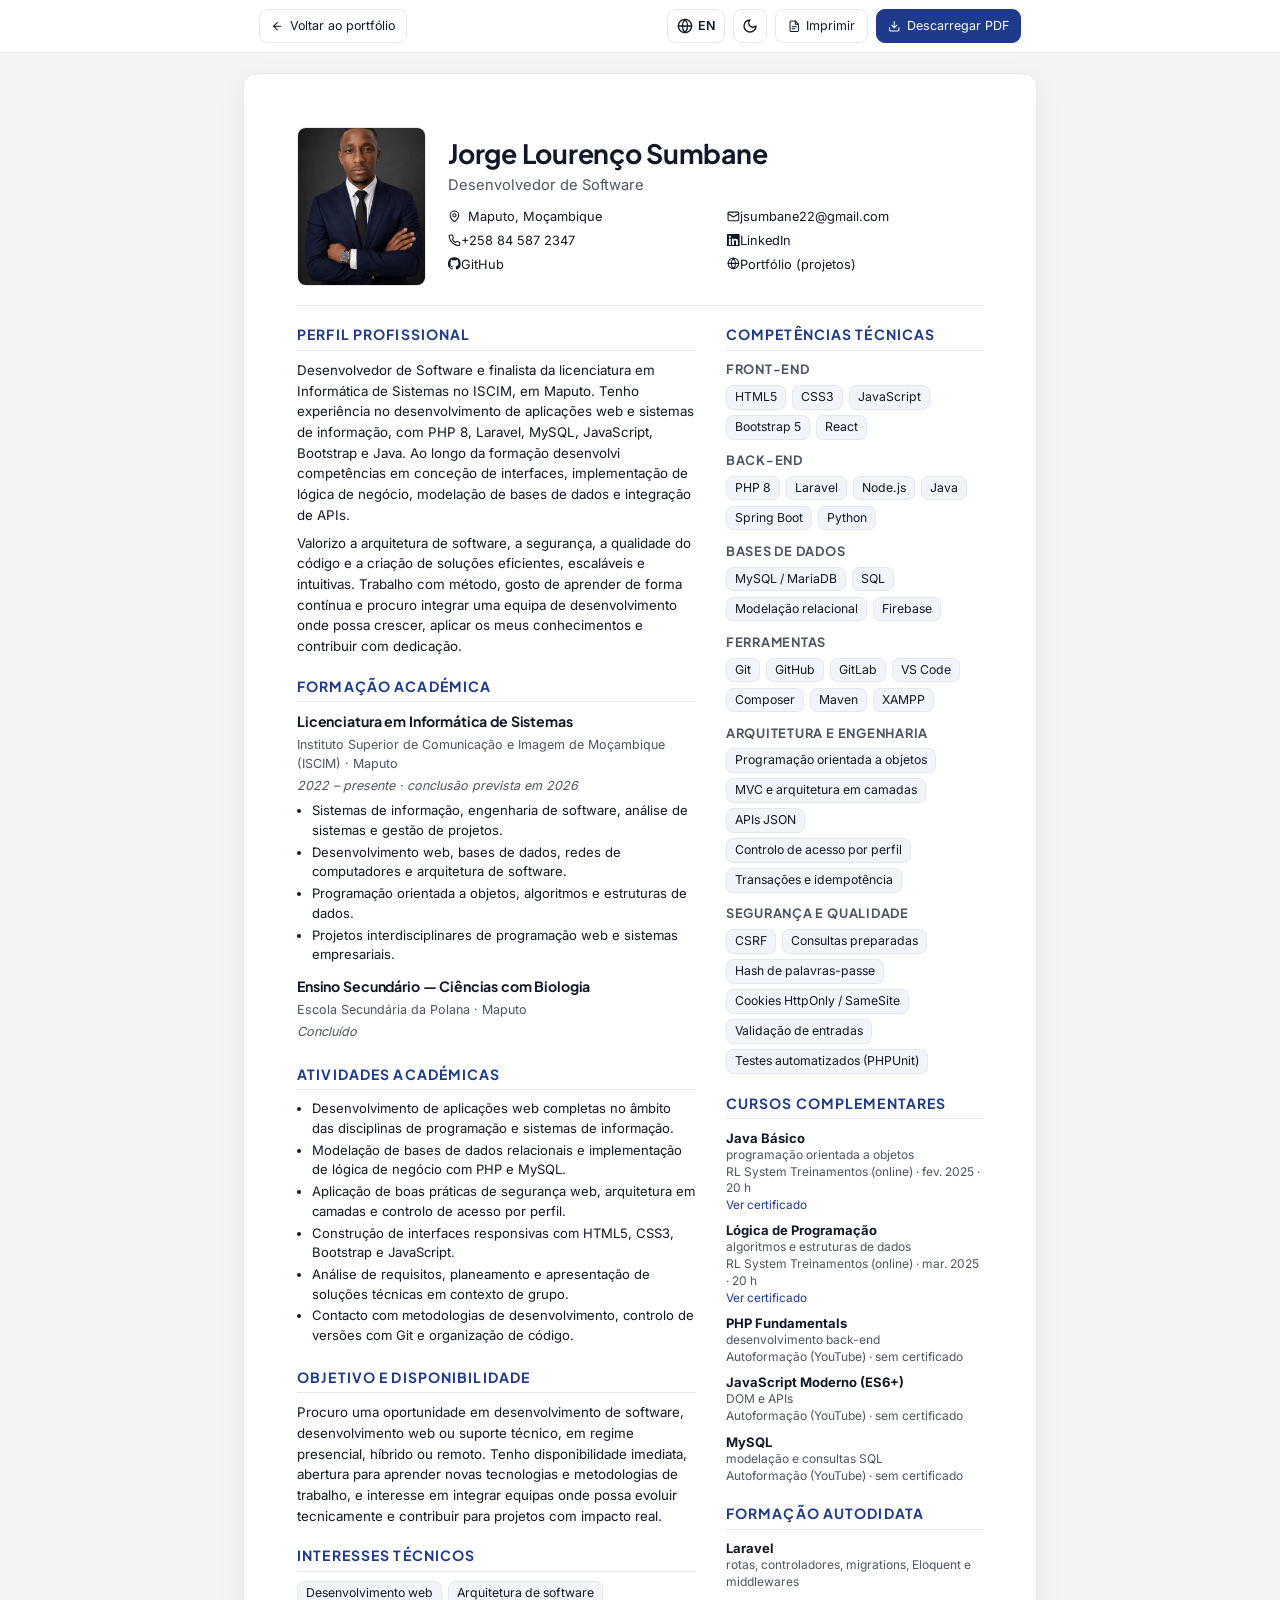
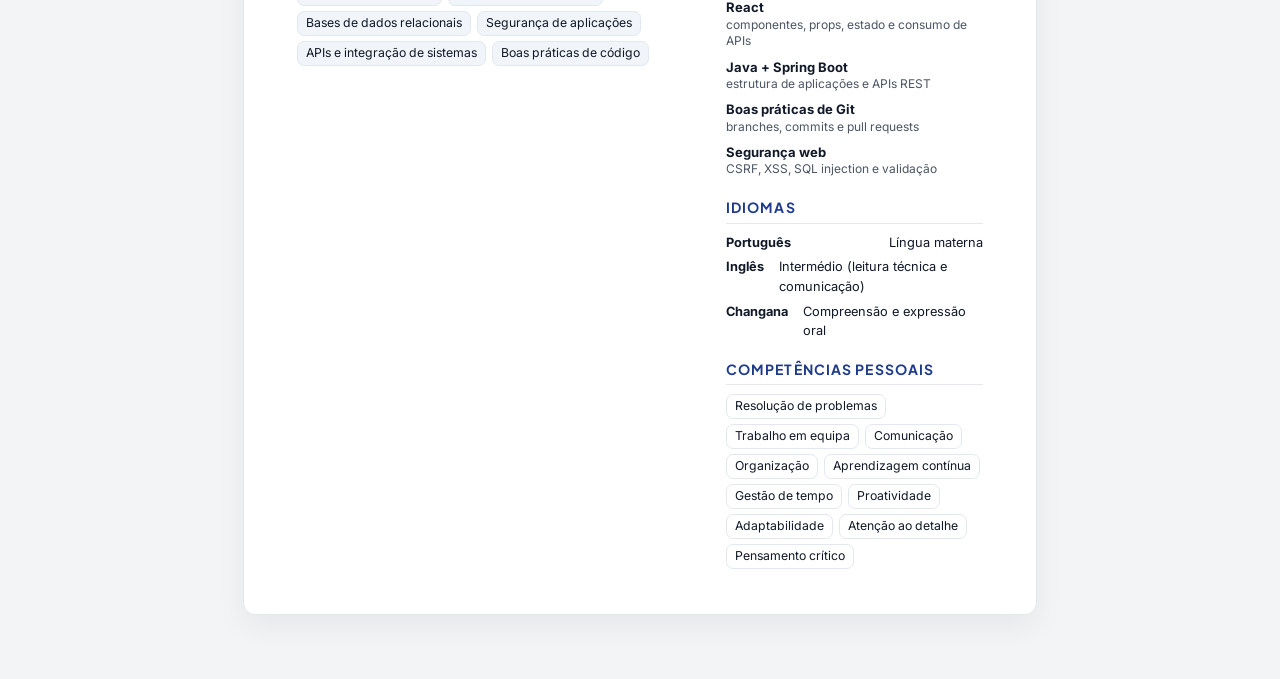
<file: cv.html>
<!DOCTYPE html>
<!-- Gerado por tools/cv/build-cv.mjs a partir de tools/cv/cv-data.mjs. Não editar à mão. -->
<html lang="pt" data-title-en="CV — Jorge Lourenço Sumbane | Software Developer">
<head>
    <meta charset="UTF-8">
    <meta name="viewport" content="width=device-width, initial-scale=1.0">
    <title>CV — Jorge Lourenço Sumbane | Desenvolvedor de Software</title>
    <meta name="description" content="Currículo de Jorge Lourenço Sumbane, desenvolvedor de software em Maputo, Moçambique. Formação em Informática de Sistemas no ISCIM. Competências em PHP, Laravel, MySQL, JavaScript e Java.">
    <meta name="author" content="Jorge Lourenço Sumbane">
    <meta name="theme-color" content="#1e3a8a">
    <link rel="canonical" href="https://jorgesumbane22.github.io/portfolio-Jorge-Sumbane/cv.html">
    <link rel="alternate" hreflang="pt" href="https://jorgesumbane22.github.io/portfolio-Jorge-Sumbane/cv.html">
    <link rel="alternate" hreflang="en" href="https://jorgesumbane22.github.io/portfolio-Jorge-Sumbane/cv.html?lang=en">
    <meta property="og:type" content="profile">
    <meta property="og:title" content="CV — Jorge Lourenço Sumbane">
    <meta property="og:description" content="Desenvolvedor de Software · Maputo, Moçambique">
    <meta property="og:url" content="https://jorgesumbane22.github.io/portfolio-Jorge-Sumbane/cv.html">
    <meta property="og:image" content="https://jorgesumbane22.github.io/portfolio-Jorge-Sumbane/assets/img/og-image.jpg">
    <link rel="icon" type="image/svg+xml" href="favicon.svg">
    <link rel="apple-touch-icon" href="assets/img/apple-touch-icon.png">
    <link rel="manifest" href="site.webmanifest">

    <script>
        (function () {
            var d = document.documentElement, t = null;
            try { t = localStorage.getItem('theme'); } catch (e) {}
            if (!t) t = window.matchMedia('(prefers-color-scheme: dark)').matches ? 'dark' : 'light';
            d.setAttribute('data-theme', t);
        })();
    </script>

    <!-- Fontes (ficheiros locais) -->
    <style>
        @font-face {
            font-family: 'Inter';
            src: url('assets/fonts/inter-latin.woff2') format('woff2');
            font-weight: 100 900;
            font-display: swap;
            font-style: normal;
        }
        @font-face {
            font-family: 'Plus Jakarta Sans';
            src: url('assets/fonts/plus-jakarta-sans-latin.woff2') format('woff2');
            font-weight: 200 800;
            font-display: swap;
            font-style: normal;
        }

        /* ===== Variáveis / temas ===== */
        :root {
            --bg: #f3f4f6;
            --surface: #ffffff;
            --text: #111827;
            --muted: #4b5563;
            --border: #e5e7eb;
            --primary: #1e3a8a;
            --primary-soft: #eff6ff;
            --chip-bg: #f1f5f9;
            --chip-border: #e2e8f0;
        }
        html[data-theme="dark"] {
            --bg: #0f172a;
            --surface: #111827;
            --text: #e5e7eb;
            --muted: #9ca3af;
            --border: #1f2937;
            --primary: #93c5fd;
            --primary-soft: #172554;
            --chip-bg: #1f2937;
            --chip-border: #374151;
        }

        /* ===== Base ===== */
        *, *::before, *::after { box-sizing: border-box; }
        html, body { margin: 0; padding: 0; }
        body {
            font-family: 'Inter', system-ui, -apple-system, 'Segoe UI', Roboto, sans-serif;
            background: var(--bg);
            color: var(--text);
            line-height: 1.5;
            -webkit-font-smoothing: antialiased;
            text-rendering: optimizeLegibility;
        }
        h1, h2, h3 {
            font-family: 'Plus Jakarta Sans', 'Inter', system-ui, sans-serif;
            color: var(--text);
            letter-spacing: -0.01em;
        }
        a { color: var(--primary); text-decoration: none; }
        a:hover { text-decoration: underline; }
        ul { list-style: none; margin: 0; padding: 0; }
        .icon { width: 1em; height: 1em; display: inline-block; vertical-align: -0.125em; }
        .icon-flip { transform: scaleX(-1); }
        .skip-link {
            position: absolute; left: -999px; top: 0;
            background: var(--primary); color: #fff;
            padding: .5rem 1rem; border-radius: .5rem; z-index: 9999;
        }
        .skip-link:focus { left: 1rem; top: 1rem; }

        /* ===== Toolbar ===== */
        .cv-toolbar {
            position: sticky; top: 0; z-index: 50;
            background: color-mix(in srgb, var(--surface) 92%, transparent);
            backdrop-filter: saturate(140%) blur(8px);
            border-bottom: 1px solid var(--border);
        }
        .cv-toolbar-inner {
            max-width: 210mm; margin: 0 auto;
            padding: .55rem 1rem;
            display: flex; align-items: center; justify-content: space-between;
            gap: .75rem;
        }
        .cv-toolbar-actions { display: flex; align-items: center; gap: .5rem; }

        .btn {
            display: inline-flex; align-items: center; gap: .4rem;
            border-radius: .55rem; font: inherit; font-size: .82rem;
            padding: .5rem .8rem; border: 1px solid transparent;
            cursor: pointer; text-decoration: none; white-space: nowrap;
        }
        .btn:hover { text-decoration: none; }
        .btn-sm { font-size: .78rem; padding: .42rem .7rem; }
        .btn-primary { background: var(--primary); color: #fff; border-color: var(--primary); }
        .btn-primary:hover { filter: brightness(1.08); }
        .btn-ghost { background: transparent; color: var(--text); border-color: var(--border); }
        .btn-ghost:hover { background: var(--chip-bg); }

        .icon-btn, .lang-btn {
            display: inline-flex; align-items: center; justify-content: center;
            gap: .35rem; background: transparent; color: var(--text);
            border: 1px solid var(--border); border-radius: .55rem;
            padding: .42rem .55rem; cursor: pointer; font: inherit;
        }
        .icon-btn { width: 2.15rem; height: 2.15rem; padding: 0; }
        .lang-btn span { font-size: .78rem; font-weight: 600; }
        .icon-sun { display: none; }
        html[data-theme="dark"] .icon-moon { display: none; }
        html[data-theme="dark"] .icon-sun { display: inline-block; }

        /* ===== Página / A4 ===== */
        .cv-wrap { padding: 1.25rem 1rem 2.5rem; }

        .cv-doc {
            max-width: 210mm;
            min-height: 297mm;
            margin: 0 auto 1.5rem;
            padding: 14mm 14mm 12mm;
            background: var(--surface);
            border: 1px solid var(--border);
            border-radius: .75rem;
            box-shadow: 0 10px 30px rgba(15,23,42,.06);
            display: flex;
            flex-direction: column;
        }
        /* Só mostra o idioma ativo */
        .cv-doc[data-cv-lang] { display: none; }
        html[data-lang="pt"] .cv-doc[data-cv-lang="pt"],
        html[data-lang="en"] .cv-doc[data-cv-lang="en"] { display: flex; }

        /* ===== Hero ===== */
        .cv-hero {
            display: grid;
            grid-template-columns: 34mm 1fr;
            gap: 6mm;
            align-items: center;
            padding-bottom: 5mm;
            margin-bottom: 5mm;
            border-bottom: 1px solid var(--border);
        }
        .cv-photo {
            width: 34mm; height: 42mm;
            object-fit: cover;
            border-radius: .55rem;
            border: 1px solid var(--border);
        }
        .cv-name { font-size: 20pt; line-height: 1.1; margin: 0 0 1.5mm; }
        .cv-role { font-size: 11pt; color: var(--muted); margin: 0 0 3mm; }
        .cv-contacts {
            display: grid;
            grid-template-columns: repeat(2, minmax(0, 1fr));
            gap: 1.2mm 6mm;
            font-size: 9.6pt;
        }
        .cv-contacts li, .cv-contact-static {
            display: inline-flex; align-items: center; gap: 1.8mm;
            color: var(--text); min-width: 0;
        }
        .cv-contacts li span:last-child,
        .cv-contact-static span:last-child {
            overflow: hidden; text-overflow: ellipsis; white-space: nowrap;
        }
        .cv-contacts a { color: var(--text); }
        .cv-contacts a:hover { color: var(--primary); }

        /* ===== Grelha principal ===== */
        .cv-grid {
            display: grid;
            grid-template-columns: 1.55fr 1fr;
            gap: 8mm;
            flex: 1;
        }
        .cv-main, .cv-side { display: flex; flex-direction: column; gap: 5mm; }

        /* ===== Secções ===== */
        .cv-section { break-inside: avoid; page-break-inside: avoid; }
        .cv-section h2 {
            font-size: 10.5pt;
            text-transform: uppercase;
            letter-spacing: .08em;
            color: var(--primary);
            margin: 0 0 2.4mm;
            padding-bottom: 1.2mm;
            border-bottom: 1px solid var(--border);
        }
        .cv-summary { font-size: 10pt; line-height: 1.55; margin: 0; color: var(--text); }
        .cv-summary + .cv-summary { margin-top: 2mm; }

        .cv-item { margin-bottom: 3mm; }
        .cv-item:last-child { margin-bottom: 0; }
        .cv-item h3 { font-size: 10.6pt; margin: 0 0 1mm; }
        .cv-meta { font-size: 9.4pt; color: var(--muted); margin: 0 0 .8mm; }
        .cv-period { font-style: italic; }

        .cv-points {
            font-size: 9.8pt;
            line-height: 1.5;
            margin: 1.5mm 0 0;
            padding-left: 4mm;
            list-style: disc;
        }
        .cv-points li { margin-bottom: .6mm; }
        .cv-points-standalone { margin: 0; }

        /* Chips de competências */
        .cv-skill-group { margin-bottom: 3mm; }
        .cv-skill-group:last-child { margin-bottom: 0; }
        .cv-skill-group h3 {
            font-size: 9.6pt;
            text-transform: uppercase;
            letter-spacing: .06em;
            color: var(--muted);
            margin: 0 0 1.5mm;
        }
        .cv-chips {
            display: flex; flex-wrap: wrap;
            gap: 1.4mm 1.6mm;
            font-size: 9.2pt;
        }
        .cv-chips li {
            background: var(--chip-bg);
            border: 1px solid var(--chip-border);
            border-radius: .45rem;
            padding: .25rem .5rem;
            line-height: 1.2;
        }
        .cv-chips-soft li { background: transparent; }

        /* Lista de cursos / idiomas */
        .cv-list { display: flex; flex-direction: column; gap: 2mm; }
        .cv-list li {
            display: grid;
            grid-template-columns: 1fr;
            font-size: 9.6pt;
            line-height: 1.4;
        }
        .cv-list strong { font-size: 9.8pt; }
        .cv-list span { color: var(--muted); font-size: 9pt; }
        .cv-cert {
            font-size: 8.8pt;
            color: var(--primary);
            width: fit-content;
        }
        .cv-list-inline {
            display: flex; flex-direction: column; gap: 1.5mm;
        }
        .cv-list-inline li {
            display: grid;
            grid-template-columns: 1fr auto;
            align-items: baseline;
            gap: 4mm;
            font-size: 9.6pt;
        }

        /* ===== Impressão ===== */
        @page { size: A4; margin: 10mm; }

        @media print {
            html, body { background: #fff !important; color: #000 !important; }
            .cv-toolbar, .skip-link { display: none !important; }
            .cv-wrap { padding: 0 !important; }
            .cv-doc {
                max-width: none !important;
                min-height: auto !important;
                margin: 0 !important;
                padding: 0 !important;
                border: 0 !important;
                border-radius: 0 !important;
                box-shadow: none !important;
                display: flex !important;
            }
            html[data-lang="pt"] .cv-doc[data-cv-lang="en"],
            html[data-lang="en"] .cv-doc[data-cv-lang="pt"] { display: none !important; }
            .cv-section { break-inside: avoid; page-break-inside: avoid; }
            .cv-section h2 { color: #1e3a8a !important; border-bottom-color: #cbd5e1 !important; }
            .cv-chips li { background: #f1f5f9 !important; border-color: #e2e8f0 !important; }
            a { color: inherit !important; text-decoration: none !important; }
        }

        /* ===== Responsivo (telemóvel) ===== */
        @media (max-width: 720px) {
            .cv-grid { grid-template-columns: 1fr; }
            .cv-hero { grid-template-columns: 1fr; text-align: center; }
            .cv-photo { margin: 0 auto; }
            .cv-contacts { grid-template-columns: 1fr; text-align: left; }
        }
    </style>

    <!-- Estado do idioma (por omissão PT, ou ?lang=en) -->
    <script>
        (function () {
            var params = new URLSearchParams(location.search);
            var lang = params.get('lang') === 'en' ? 'en' : 'pt';
            document.documentElement.setAttribute('data-lang', lang);
            document.documentElement.lang = lang;
        })();
    </script>
</head>
<body class="cv-page">

    <svg width="0" height="0" style="position:absolute" aria-hidden="true">
        <symbol id="i-mail" viewBox="0 0 24 24" fill="none" stroke="currentColor" stroke-width="2" stroke-linecap="round" stroke-linejoin="round"><rect x="2" y="4" width="20" height="16" rx="2"/><path d="m22 7-10 6L2 7"/></symbol>
        <symbol id="i-phone" viewBox="0 0 24 24" fill="none" stroke="currentColor" stroke-width="2" stroke-linecap="round" stroke-linejoin="round"><path d="M22 16.92v3a2 2 0 0 1-2.18 2 19.79 19.79 0 0 1-8.63-3.07 19.5 19.5 0 0 1-6-6 19.79 19.79 0 0 1-3.07-8.67A2 2 0 0 1 4.11 2h3a2 2 0 0 1 2 1.72c.13.96.36 1.9.7 2.81a2 2 0 0 1-.45 2.11L8.09 9.91a16 16 0 0 0 6 6l1.27-1.27a2 2 0 0 1 2.11-.45c.91.34 1.85.57 2.81.7A2 2 0 0 1 22 16.92z"/></symbol>
        <symbol id="i-pin" viewBox="0 0 24 24" fill="none" stroke="currentColor" stroke-width="2" stroke-linecap="round" stroke-linejoin="round"><path d="M20 10c0 6-8 12-8 12s-8-6-8-12a8 8 0 0 1 16 0Z"/><circle cx="12" cy="10" r="3"/></symbol>
        <symbol id="i-arrow" viewBox="0 0 24 24" fill="none" stroke="currentColor" stroke-width="2" stroke-linecap="round" stroke-linejoin="round"><path d="M5 12h14M12 5l7 7-7 7"/></symbol>
        <symbol id="i-sun" viewBox="0 0 24 24" fill="none" stroke="currentColor" stroke-width="2" stroke-linecap="round" stroke-linejoin="round"><circle cx="12" cy="12" r="4"/><path d="M12 2v2M12 20v2M4.93 4.93l1.41 1.41M17.66 17.66l1.41 1.41M2 12h2M20 12h2M6.34 17.66l-1.41 1.41M19.07 4.93l-1.41 1.41"/></symbol>
        <symbol id="i-moon" viewBox="0 0 24 24" fill="none" stroke="currentColor" stroke-width="2" stroke-linecap="round" stroke-linejoin="round"><path d="M12 3a6 6 0 0 0 9 9 9 9 0 1 1-9-9Z"/></symbol>
        <symbol id="i-github" viewBox="0 0 24 24" fill="currentColor"><path d="M12 .3a12 12 0 0 0-3.8 23.38c.6.12.83-.26.83-.57L9 21.07c-3.34.72-4.04-1.61-4.04-1.61-.55-1.39-1.34-1.76-1.34-1.76-1.08-.74.09-.73.09-.73 1.2.09 1.83 1.24 1.83 1.24 1.07 1.83 2.81 1.3 3.5 1 .1-.78.42-1.31.76-1.61-2.67-.3-5.47-1.33-5.47-5.93 0-1.31.47-2.38 1.24-3.22-.14-.3-.54-1.52.1-3.18 0 0 1-.32 3.3 1.23a11.5 11.5 0 0 1 6 0c2.28-1.55 3.29-1.23 3.29-1.23.64 1.66.24 2.88.12 3.18a4.65 4.65 0 0 1 1.23 3.22c0 4.61-2.8 5.63-5.48 5.92.42.36.81 1.1.81 2.22l-.01 3.29c0 .31.2.69.82.57A12 12 0 0 0 12 .3"/></symbol>
        <symbol id="i-linkedin" viewBox="0 0 24 24" fill="currentColor"><path d="M20.45 20.45h-3.56v-5.57c0-1.33-.02-3.04-1.85-3.04-1.85 0-2.14 1.45-2.14 2.94v5.67H9.35V9h3.41v1.56h.05c.48-.9 1.64-1.85 3.37-1.85 3.6 0 4.27 2.37 4.27 5.46v6.28zM5.34 7.43a2.06 2.06 0 1 1 0-4.13 2.06 2.06 0 0 1 0 4.13zm1.78 13.02H3.56V9h3.56v11.45zM22.23 0H1.77C.79 0 0 .77 0 1.73v20.54C0 23.23.79 24 1.77 24h20.45c.98 0 1.78-.77 1.78-1.73V1.73C24 .77 23.2 0 22.22 0z"/></symbol>
        <symbol id="i-globe" viewBox="0 0 24 24" fill="none" stroke="currentColor" stroke-width="2" stroke-linecap="round" stroke-linejoin="round"><circle cx="12" cy="12" r="10"/><path d="M2 12h20M12 2a15.3 15.3 0 0 1 4 10 15.3 15.3 0 0 1-4 10 15.3 15.3 0 0 1-4-10 15.3 15.3 0 0 1 4-10z"/></symbol>
        <symbol id="i-file" viewBox="0 0 24 24" fill="none" stroke="currentColor" stroke-width="2" stroke-linecap="round" stroke-linejoin="round"><path d="M14 2H6a2 2 0 0 0-2 2v16a2 2 0 0 0 2 2h12a2 2 0 0 0 2-2V8z"/><path d="M14 2v6h6M8 13h8M8 17h5"/></symbol>
        <symbol id="i-download" viewBox="0 0 24 24" fill="none" stroke="currentColor" stroke-width="2" stroke-linecap="round" stroke-linejoin="round"><path d="M21 15v4a2 2 0 0 1-2 2H5a2 2 0 0 1-2-2v-4"/><path d="m7 10 5 5 5-5M12 15V3"/></symbol>
    </svg>

    <a class="skip-link" href="#conteudo">Saltar para o conteúdo</a>

    <div class="cv-toolbar">
        <div class="cv-toolbar-inner">
            <a class="btn btn-ghost btn-sm cv-back" href="index.html">
                <svg class="icon icon-flip" aria-hidden="true"><use href="#i-arrow"/></svg>
                <span>Voltar ao portfólio</span>
            </a>
            <div class="cv-toolbar-actions">
                <button class="lang-btn" id="langToggle" type="button" aria-label="Mudar para inglês" title="English / Português">
                    <svg class="icon" aria-hidden="true"><use href="#i-globe"/></svg>
                    <span id="langLabel">EN</span>
                </button>
                <button class="icon-btn" id="themeToggle" type="button" aria-label="Alternar tema claro/escuro">
                    <svg class="icon icon-moon" aria-hidden="true"><use href="#i-moon"/></svg>
                    <svg class="icon icon-sun" aria-hidden="true"><use href="#i-sun"/></svg>
                </button>
                <button class="btn btn-ghost btn-sm" id="printBtn" type="button" title="Imprime esta página">
                    <svg class="icon" aria-hidden="true"><use href="#i-file"/></svg>
                    <span>Imprimir</span>
                </button>
                <a class="btn btn-primary btn-sm" id="cvDownload" href="assets/cv/Jorge_Lourenco_Sumbane_CV_PT.pdf" download data-pdf-pt="assets/cv/Jorge_Lourenco_Sumbane_CV_PT.pdf" data-pdf-en="assets/cv/Jorge_Lourenco_Sumbane_CV_EN.pdf">
                    <svg class="icon" aria-hidden="true"><use href="#i-download"/></svg>
                    <span>Descarregar PDF</span>
                </a>
            </div>
        </div>
    </div>

    <main class="cv-wrap" id="conteudo">

        <!-- ================= PT ================= -->
        <article class="cv-doc" data-cv-lang="pt" lang="pt">
            <header class="cv-hero">
                <img class="cv-photo" src="assets/img/profile-400.webp" alt="Fotografia de Jorge Lourenço Sumbane" width="400" height="600">
                <div class="cv-id">
                    <h1 class="cv-name">Jorge Lourenço Sumbane</h1>
                    <p class="cv-role">Desenvolvedor de Software</p>
                    <ul class="cv-contacts" aria-label="Contacto">
                        <li><span class="cv-contact-static"><svg class="icon" aria-hidden="true"><use href="#i-pin"/></svg><span>Maputo, Moçambique</span></span></li>
                        <li><a href="mailto:jsumbane22@gmail.com"><svg class="icon" aria-hidden="true"><use href="#i-mail"/></svg><span>jsumbane22@gmail.com</span></a></li>
                        <li><a href="tel:+258845872347"><svg class="icon" aria-hidden="true"><use href="#i-phone"/></svg><span>+258 84 587 2347</span></a></li>
                        <li><a href="https://www.linkedin.com/in/jorge-sumbane-sumbane-174478320/" target="_blank" rel="noopener noreferrer"><svg class="icon" aria-hidden="true"><use href="#i-linkedin"/></svg><span>LinkedIn</span></a></li>
                        <li><a href="https://github.com/jorgeSumbane22" target="_blank" rel="noopener noreferrer"><svg class="icon" aria-hidden="true"><use href="#i-github"/></svg><span>GitHub</span></a></li>
                        <li><a href="https://jorgesumbane22.github.io/portfolio-Jorge-Sumbane/" target="_blank" rel="noopener noreferrer"><svg class="icon" aria-hidden="true"><use href="#i-globe"/></svg><span>Portfólio (projetos)</span></a></li>
                    </ul>
                </div>
            </header>

            <div class="cv-grid">
                <div class="cv-main">
                    <section class="cv-section" aria-labelledby="sum-pt">
                        <h2 id="sum-pt">Perfil profissional</h2>
                        <p class="cv-summary">
                            Desenvolvedor de Software e finalista da licenciatura em Informática de Sistemas
                            no ISCIM, em Maputo. Tenho experiência no desenvolvimento de aplicações web
                            e sistemas de informação, com PHP 8, Laravel, MySQL, JavaScript, Bootstrap e Java.
                            Ao longo da formação desenvolvi competências em conceção de interfaces,
                            implementação de lógica de negócio, modelação de bases de dados e integração de APIs.
                        </p>
                        <p class="cv-summary">
                            Valorizo a arquitetura de software, a segurança, a qualidade do código e a criação
                            de soluções eficientes, escaláveis e intuitivas. Trabalho com método, gosto de
                            aprender de forma contínua e procuro integrar uma equipa de desenvolvimento onde
                            possa crescer, aplicar os meus conhecimentos e contribuir com dedicação.
                        </p>
                    </section>

                    <section class="cv-section" aria-labelledby="edu-pt">
                        <h2 id="edu-pt">Formação académica</h2>
                        <article class="cv-item">
                            <h3>Licenciatura em Informática de Sistemas</h3>
                            <p class="cv-meta">Instituto Superior de Comunicação e Imagem de Moçambique (ISCIM) · Maputo</p>
                            <p class="cv-meta cv-period">2022 – presente · conclusão prevista em 2026</p>
                            <ul class="cv-points">
                                <li>Sistemas de informação, engenharia de software, análise de sistemas e gestão de projetos.</li>
                                <li>Desenvolvimento web, bases de dados, redes de computadores e arquitetura de software.</li>
                                <li>Programação orientada a objetos, algoritmos e estruturas de dados.</li>
                                <li>Projetos interdisciplinares de programação web e sistemas empresariais.</li>
                            </ul>
                        </article>
                        <article class="cv-item">
                            <h3>Ensino Secundário — Ciências com Biologia</h3>
                            <p class="cv-meta">Escola Secundária da Polana · Maputo</p>
                            <p class="cv-meta cv-period">Concluído</p>
                        </article>
                    </section>

                    <section class="cv-section" aria-labelledby="acad-pt">
                        <h2 id="acad-pt">Atividades académicas</h2>
                        <ul class="cv-points cv-points-standalone">
                            <li>Desenvolvimento de aplicações web completas no âmbito das disciplinas de programação e sistemas de informação.</li>
                            <li>Modelação de bases de dados relacionais e implementação de lógica de negócio com PHP e MySQL.</li>
                            <li>Aplicação de boas práticas de segurança web, arquitetura em camadas e controlo de acesso por perfil.</li>
                            <li>Construção de interfaces responsivas com HTML5, CSS3, Bootstrap e JavaScript.</li>
                            <li>Análise de requisitos, planeamento e apresentação de soluções técnicas em contexto de grupo.</li>
                            <li>Contacto com metodologias de desenvolvimento, controlo de versões com Git e organização de código.</li>
                        </ul>
                    </section>

                    <section class="cv-section" aria-labelledby="obj-pt">
                        <h2 id="obj-pt">Objetivo e disponibilidade</h2>
                        <p class="cv-summary">
                            Procuro uma oportunidade em desenvolvimento de software, desenvolvimento web
                            ou suporte técnico, em regime presencial, híbrido ou remoto. Tenho disponibilidade
                            imediata, abertura para aprender novas tecnologias e metodologias de trabalho,
                            e interesse em integrar equipas onde possa evoluir tecnicamente e contribuir
                            para projetos com impacto real.
                        </p>
                    </section>

                    <section class="cv-section" aria-labelledby="inter-pt">
                        <h2 id="inter-pt">Interesses técnicos</h2>
                        <ul class="cv-chips">
                            <li>Desenvolvimento web</li>
                            <li>Arquitetura de software</li>
                            <li>Bases de dados relacionais</li>
                            <li>Segurança de aplicações</li>
                            <li>APIs e integração de sistemas</li>
                            <li>Boas práticas de código</li>
                        </ul>
                    </section>
                </div>

                <aside class="cv-side">
                    <section class="cv-section" aria-labelledby="skills-pt">
                        <h2 id="skills-pt">Competências técnicas</h2>

                        <div class="cv-skill-group">
                            <h3>Front-end</h3>
                            <ul class="cv-chips"><li>HTML5</li><li>CSS3</li><li>JavaScript</li><li>Bootstrap 5</li><li>React</li></ul>
                        </div>
                        <div class="cv-skill-group">
                            <h3>Back-end</h3>
                            <ul class="cv-chips"><li>PHP 8</li><li>Laravel</li><li>Node.js</li><li>Java</li><li>Spring Boot</li><li>Python</li></ul>
                        </div>
                        <div class="cv-skill-group">
                            <h3>Bases de dados</h3>
                            <ul class="cv-chips"><li>MySQL / MariaDB</li><li>SQL</li><li>Modelação relacional</li><li>Firebase</li></ul>
                        </div>
                        <div class="cv-skill-group">
                            <h3>Ferramentas</h3>
                            <ul class="cv-chips"><li>Git</li><li>GitHub</li><li>GitLab</li><li>VS Code</li><li>Composer</li><li>Maven</li><li>XAMPP</li></ul>
                        </div>
                        <div class="cv-skill-group">
                            <h3>Arquitetura e engenharia</h3>
                            <ul class="cv-chips">
                                <li>Programação orientada a objetos</li>
                                <li>MVC e arquitetura em camadas</li>
                                <li>APIs JSON</li>
                                <li>Controlo de acesso por perfil</li>
                                <li>Transações e idempotência</li>
                            </ul>
                        </div>
                        <div class="cv-skill-group">
                            <h3>Segurança e qualidade</h3>
                            <ul class="cv-chips">
                                <li>CSRF</li>
                                <li>Consultas preparadas</li>
                                <li>Hash de palavras-passe</li>
                                <li>Cookies HttpOnly / SameSite</li>
                                <li>Validação de entradas</li>
                                <li>Testes automatizados (PHPUnit)</li>
                            </ul>
                        </div>
                    </section>

                    <section class="cv-section" aria-labelledby="courses-pt">
                        <h2 id="courses-pt">Cursos complementares</h2>
                        <ul class="cv-list">
                            <li><strong>Java Básico</strong><span>programação orientada a objetos</span><span>RL System Treinamentos (online) · fev. 2025 · 20 h</span><a class="cv-cert" href="assets/img/certificados/java-basico-rlsystem.webp" target="_blank" rel="noopener noreferrer">Ver certificado</a></li>
                            <li><strong>Lógica de Programação</strong><span>algoritmos e estruturas de dados</span><span>RL System Treinamentos (online) · mar. 2025 · 20 h</span><a class="cv-cert" href="assets/img/certificados/logica-programacao-rlsystem.webp" target="_blank" rel="noopener noreferrer">Ver certificado</a></li>
                            <li><strong>PHP Fundamentals</strong><span>desenvolvimento back-end</span><span>Autoformação (YouTube) · sem certificado</span></li>
                            <li><strong>JavaScript Moderno (ES6+)</strong><span>DOM e APIs</span><span>Autoformação (YouTube) · sem certificado</span></li>
                            <li><strong>MySQL</strong><span>modelação e consultas SQL</span><span>Autoformação (YouTube) · sem certificado</span></li>
                        </ul>
                    </section>

                    <section class="cv-section" aria-labelledby="self-pt">
                        <h2 id="self-pt">Formação autodidata</h2>
                        <ul class="cv-list">
                            <li><strong>Laravel</strong><span>rotas, controladores, migrations, Eloquent e middlewares</span></li>
                            <li><strong>React</strong><span>componentes, props, estado e consumo de APIs</span></li>
                            <li><strong>Java + Spring Boot</strong><span>estrutura de aplicações e APIs REST</span></li>
                            <li><strong>Boas práticas de Git</strong><span>branches, commits e pull requests</span></li>
                            <li><strong>Segurança web</strong><span>CSRF, XSS, SQL injection e validação</span></li>
                        </ul>
                    </section>

                    <section class="cv-section" aria-labelledby="lang-pt">
                        <h2 id="lang-pt">Idiomas</h2>
                        <ul class="cv-list-inline">
                            <li><strong>Português</strong><span>Língua materna</span></li>
                            <li><strong>Inglês</strong><span>Intermédio (leitura técnica e comunicação)</span></li>
                            <li><strong>Changana</strong><span>Compreensão e expressão oral</span></li>
                        </ul>
                    </section>

                    <section class="cv-section" aria-labelledby="soft-pt">
                        <h2 id="soft-pt">Competências pessoais</h2>
                        <ul class="cv-chips cv-chips-soft">
                            <li>Resolução de problemas</li>
                            <li>Trabalho em equipa</li>
                            <li>Comunicação</li>
                            <li>Organização</li>
                            <li>Aprendizagem contínua</li>
                            <li>Gestão de tempo</li>
                            <li>Proatividade</li>
                            <li>Adaptabilidade</li>
                            <li>Atenção ao detalhe</li>
                            <li>Pensamento crítico</li>
                        </ul>
                    </section>
                </aside>
            </div>
        </article>

        <!-- ================= EN ================= -->
        <article class="cv-doc" data-cv-lang="en" lang="en">
            <header class="cv-hero">
                <img class="cv-photo" src="assets/img/profile-400.webp" alt="Photo of Jorge Lourenço Sumbane" width="400" height="600">
                <div class="cv-id">
                    <h1 class="cv-name">Jorge Lourenço Sumbane</h1>
                    <p class="cv-role">Software Developer</p>
                    <ul class="cv-contacts" aria-label="Contact">
                        <li><span class="cv-contact-static"><svg class="icon" aria-hidden="true"><use href="#i-pin"/></svg><span>Maputo, Mozambique</span></span></li>
                        <li><a href="mailto:jsumbane22@gmail.com"><svg class="icon" aria-hidden="true"><use href="#i-mail"/></svg><span>jsumbane22@gmail.com</span></a></li>
                        <li><a href="tel:+258845872347"><svg class="icon" aria-hidden="true"><use href="#i-phone"/></svg><span>+258 84 587 2347</span></a></li>
                        <li><a href="https://www.linkedin.com/in/jorge-sumbane-sumbane-174478320/" target="_blank" rel="noopener noreferrer"><svg class="icon" aria-hidden="true"><use href="#i-linkedin"/></svg><span>LinkedIn</span></a></li>
                        <li><a href="https://github.com/jorgeSumbane22" target="_blank" rel="noopener noreferrer"><svg class="icon" aria-hidden="true"><use href="#i-github"/></svg><span>GitHub</span></a></li>
                        <li><a href="https://jorgesumbane22.github.io/portfolio-Jorge-Sumbane/" target="_blank" rel="noopener noreferrer"><svg class="icon" aria-hidden="true"><use href="#i-globe"/></svg><span>Portfolio (projects)</span></a></li>
                    </ul>
                </div>
            </header>

            <div class="cv-grid">
                <div class="cv-main">
                    <section class="cv-section" aria-labelledby="sum-en">
                        <h2 id="sum-en">Professional profile</h2>
                        <p class="cv-summary">
                            Software developer and final-year Information Systems student at ISCIM, Maputo.
                            Experienced in building web applications and information systems with PHP 8,
                            Laravel, MySQL, JavaScript, Bootstrap and Java. Throughout my studies I have
                            developed skills in interface design, business logic implementation, relational
                            database modelling and API integration.
                        </p>
                        <p class="cv-summary">
                            I value software architecture, security, code quality and the creation of efficient,
                            scalable and intuitive solutions. I work methodically, enjoy continuous learning
                            and am looking to join a development team where I can grow, apply my knowledge
                            and contribute with dedication.
                        </p>
                    </section>

                    <section class="cv-section" aria-labelledby="edu-en">
                        <h2 id="edu-en">Education</h2>
                        <article class="cv-item">
                            <h3>Bachelor's degree in Information Systems</h3>
                            <p class="cv-meta">Instituto Superior de Comunicação e Imagem de Moçambique (ISCIM) · Maputo</p>
                            <p class="cv-meta cv-period">2022 – present · expected graduation 2026</p>
                            <ul class="cv-points">
                                <li>Information systems, software engineering, systems analysis and project management.</li>
                                <li>Web development, databases, computer networks and software architecture.</li>
                                <li>Object-oriented programming, algorithms and data structures.</li>
                                <li>Interdisciplinary projects in web programming and enterprise systems.</li>
                            </ul>
                        </article>
                        <article class="cv-item">
                            <h3>Secondary education — Sciences with Biology</h3>
                            <p class="cv-meta">Escola Secundária da Polana · Maputo</p>
                            <p class="cv-meta cv-period">Completed</p>
                        </article>
                    </section>

                    <section class="cv-section" aria-labelledby="acad-en">
                        <h2 id="acad-en">Academic activities</h2>
                        <ul class="cv-points cv-points-standalone">
                            <li>Development of complete web applications in programming and information systems courses.</li>
                            <li>Relational database modelling and business logic implementation with PHP and MySQL.</li>
                            <li>Application of web security best practices, layered architecture and role-based access control.</li>
                            <li>Building responsive interfaces with HTML5, CSS3, Bootstrap and JavaScript.</li>
                            <li>Requirements analysis, planning and presentation of technical solutions in group settings.</li>
                            <li>Exposure to development methodologies, Git version control and code organisation.</li>
                        </ul>
                    </section>

                    <section class="cv-section" aria-labelledby="obj-en">
                        <h2 id="obj-en">Objective and availability</h2>
                        <p class="cv-summary">
                            Seeking an opportunity in software development, web development or technical support,
                            on-site, hybrid or remote. Available immediately, open to learning new technologies
                            and methodologies, and interested in joining teams where I can grow technically
                            and contribute to projects with real impact.
                        </p>
                    </section>

                    <section class="cv-section" aria-labelledby="inter-en">
                        <h2 id="inter-en">Technical interests</h2>
                        <ul class="cv-chips">
                            <li>Web development</li>
                            <li>Software architecture</li>
                            <li>Relational databases</li>
                            <li>Application security</li>
                            <li>APIs and systems integration</li>
                            <li>Clean code practices</li>
                        </ul>
                    </section>
                </div>

                <aside class="cv-side">
                    <section class="cv-section" aria-labelledby="skills-en">
                        <h2 id="skills-en">Technical skills</h2>

                        <div class="cv-skill-group">
                            <h3>Front-end</h3>
                            <ul class="cv-chips"><li>HTML5</li><li>CSS3</li><li>JavaScript</li><li>Bootstrap 5</li><li>React</li></ul>
                        </div>
                        <div class="cv-skill-group">
                            <h3>Back-end</h3>
                            <ul class="cv-chips"><li>PHP 8</li><li>Laravel</li><li>Node.js</li><li>Java</li><li>Spring Boot</li><li>Python</li></ul>
                        </div>
                        <div class="cv-skill-group">
                            <h3>Databases</h3>
                            <ul class="cv-chips"><li>MySQL / MariaDB</li><li>SQL</li><li>Relational modelling</li><li>Firebase</li></ul>
                        </div>
                        <div class="cv-skill-group">
                            <h3>Tools</h3>
                            <ul class="cv-chips"><li>Git</li><li>GitHub</li><li>GitLab</li><li>VS Code</li><li>Composer</li><li>Maven</li><li>XAMPP</li></ul>
                        </div>
                        <div class="cv-skill-group">
                            <h3>Architecture and engineering</h3>
                            <ul class="cv-chips">
                                <li>Object-oriented programming</li>
                                <li>MVC and layered architecture</li>
                                <li>JSON APIs</li>
                                <li>Role-based access control</li>
                                <li>Transactions and idempotency</li>
                            </ul>
                        </div>
                        <div class="cv-skill-group">
                            <h3>Security and quality</h3>
                            <ul class="cv-chips">
                                <li>CSRF</li>
                                <li>Prepared statements</li>
                                <li>Password hashing</li>
                                <li>HttpOnly / SameSite cookies</li>
                                <li>Input validation</li>
                                <li>Automated testing (PHPUnit)</li>
                            </ul>
                        </div>
                    </section>

                    <section class="cv-section" aria-labelledby="courses-en">
                        <h2 id="courses-en">Additional courses</h2>
                        <ul class="cv-list">
                            <li><strong>Java Fundamentals</strong><span>object-oriented programming</span><span>RL System Treinamentos (online) · Feb 2025 · 20 h</span><a class="cv-cert" href="assets/img/certificados/java-basico-rlsystem.webp" target="_blank" rel="noopener noreferrer">View certificate</a></li>
                            <li><strong>Programming Logic</strong><span>algorithms and data structures</span><span>RL System Treinamentos (online) · Mar 2025 · 20 h</span><a class="cv-cert" href="assets/img/certificados/logica-programacao-rlsystem.webp" target="_blank" rel="noopener noreferrer">View certificate</a></li>
                            <li><strong>PHP Fundamentals</strong><span>back-end development</span><span>Self-study (YouTube) · no certificate</span></li>
                            <li><strong>Modern JavaScript (ES6+)</strong><span>DOM and APIs</span><span>Self-study (YouTube) · no certificate</span></li>
                            <li><strong>MySQL</strong><span>data modelling and SQL queries</span><span>Self-study (YouTube) · no certificate</span></li>
                        </ul>
                    </section>

                    <section class="cv-section" aria-labelledby="self-en">
                        <h2 id="self-en">Self-directed learning</h2>
                        <ul class="cv-list">
                            <li><strong>Laravel</strong><span>routing, controllers, migrations, Eloquent and middleware</span></li>
                            <li><strong>React</strong><span>components, props, state and API consumption</span></li>
                            <li><strong>Java + Spring Boot</strong><span>application structure and REST APIs</span></li>
                            <li><strong>Git best practices</strong><span>branches, commits and pull requests</span></li>
                            <li><strong>Web security</strong><span>CSRF, XSS, SQL injection and validation</span></li>
                        </ul>
                    </section>

                    <section class="cv-section" aria-labelledby="lang-en">
                        <h2 id="lang-en">Languages</h2>
                        <ul class="cv-list-inline">
                            <li><strong>Portuguese</strong><span>Native</span></li>
                            <li><strong>English</strong><span>Intermediate (technical reading and communication)</span></li>
                            <li><strong>Changana</strong><span>Oral comprehension and expression</span></li>
                        </ul>
                    </section>

                    <section class="cv-section" aria-labelledby="soft-en">
                        <h2 id="soft-en">Soft skills</h2>
                        <ul class="cv-chips cv-chips-soft">
                            <li>Problem solving</li>
                            <li>Teamwork</li>
                            <li>Communication</li>
                            <li>Organisation</li>
                            <li>Continuous learning</li>
                            <li>Time management</li>
                            <li>Proactivity</li>
                            <li>Adaptability</li>
                            <li>Attention to detail</li>
                            <li>Critical thinking</li>
                        </ul>
                    </section>
                </aside>
            </div>
        </article>

    </main>

    <!-- ===== Comportamento: idioma, tema, impressão, PDF ===== -->
    <script>
        (function () {
            var root = document.documentElement;
            var langBtn = document.getElementById('langToggle');
            var langLabel = document.getElementById('langLabel');
            var themeBtn = document.getElementById('themeToggle');
            var printBtn = document.getElementById('printBtn');
            var pdfLink = document.getElementById('cvDownload');

            function applyLang(lang) {
                root.setAttribute('data-lang', lang);
                root.lang = lang;
                if (langLabel) langLabel.textContent = lang === 'pt' ? 'EN' : 'PT';
                if (langBtn) langBtn.setAttribute('aria-label', lang === 'pt' ? 'Mudar para inglês' : 'Switch to Portuguese');
                if (pdfLink) {
                    var href = lang === 'pt'
                        ? pdfLink.getAttribute('data-pdf-pt')
                        : pdfLink.getAttribute('data-pdf-en');
                    if (href) pdfLink.setAttribute('href', href);
                }
                var url = new URL(location.href);
                if (lang === 'pt') url.searchParams.delete('lang');
                else url.searchParams.set('lang', 'en');
                history.replaceState(null, '', url);
            }

            langBtn && langBtn.addEventListener('click', function () {
                applyLang(root.getAttribute('data-lang') === 'pt' ? 'en' : 'pt');
            });

            themeBtn && themeBtn.addEventListener('click', function () {
                var next = root.getAttribute('data-theme') === 'dark' ? 'light' : 'dark';
                root.setAttribute('data-theme', next);
                try { localStorage.setItem('theme', next); } catch (e) {}
            });

            printBtn && printBtn.addEventListener('click', function () { window.print(); });

            applyLang(root.getAttribute('data-lang') || 'pt');
        })();
    </script>
</body>
</html>
</file>
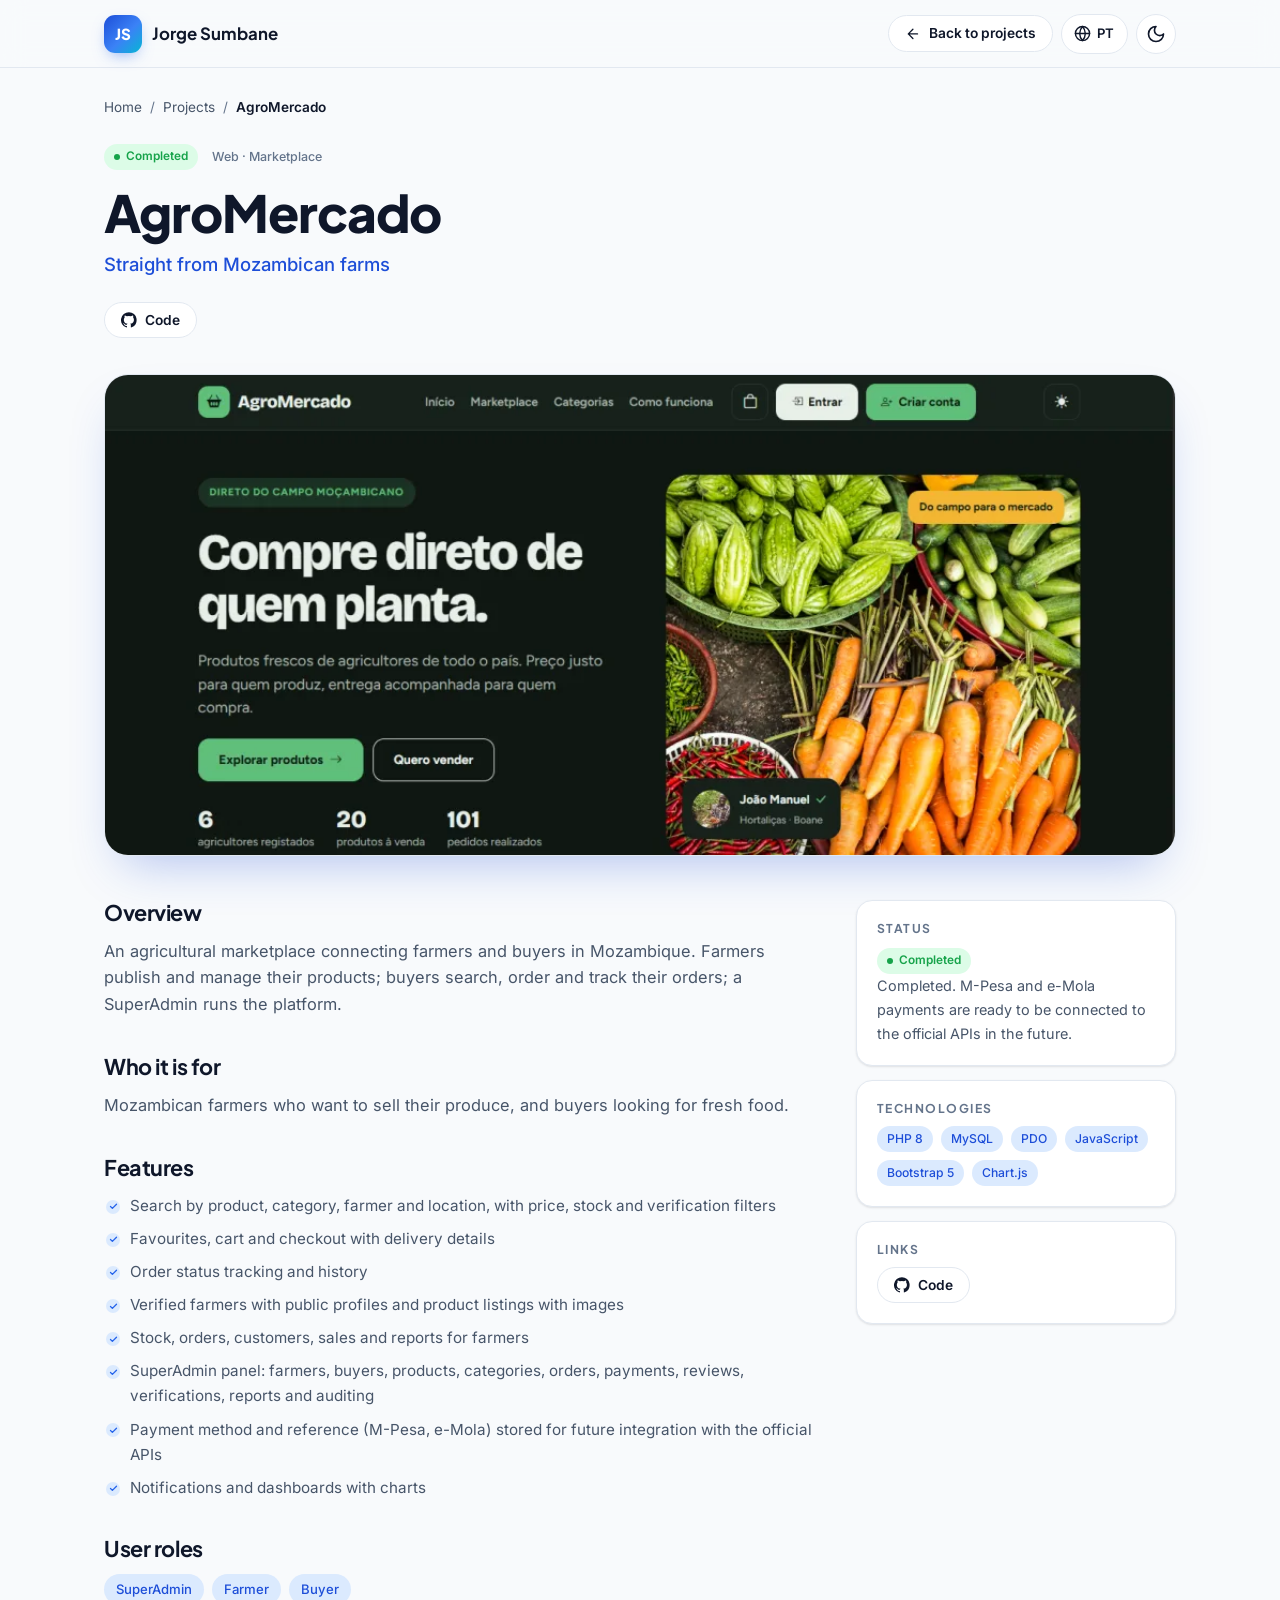
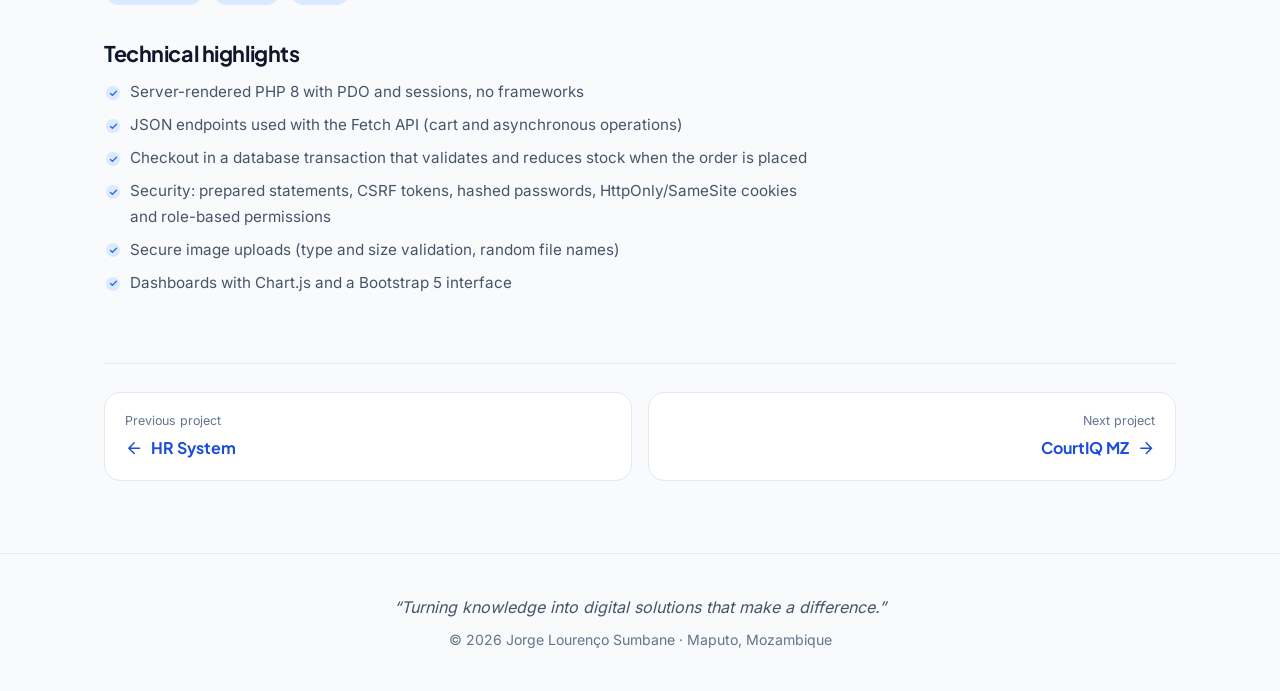
<file: pages/agromercado.html>
<!DOCTYPE html>
<html lang="pt" data-title-en="AgroMercado — Project | Jorge Sumbane">
<head>
    <meta charset="UTF-8">
    <meta name="viewport" content="width=device-width, initial-scale=1.0">
    <title>AgroMercado — Projeto | Jorge Sumbane</title>
    <meta name="description" content="Direto do campo moçambicano. Marketplace agrícola que aproxima agricultores e compradores em Moçambique. Os agricultores publicam e gerem os seus produtos; os compradores pesquisam, encomendam e acompanham os pedidos; um SuperAdmin gere a plataforma.">
    <meta name="author" content="Jorge Lourenço Sumbane">
    <meta name="theme-color" content="#1e3a8a">
    <link rel="canonical" href="https://jorgesumbane22.github.io/portfolio-Jorge-Sumbane/pages/agromercado.html">
    <link rel="alternate" hreflang="pt" href="https://jorgesumbane22.github.io/portfolio-Jorge-Sumbane/pages/agromercado.html">
    <link rel="alternate" hreflang="en" href="https://jorgesumbane22.github.io/portfolio-Jorge-Sumbane/pages/agromercado.html?lang=en">

    <meta property="og:type" content="article">
    <meta property="og:locale" content="pt_MZ">
    <meta property="og:locale:alternate" content="en_GB">
    <meta property="og:url" content="https://jorgesumbane22.github.io/portfolio-Jorge-Sumbane/pages/agromercado.html">
    <meta property="og:title" content="AgroMercado — Jorge Sumbane">
    <meta property="og:description" content="Direto do campo moçambicano. Marketplace agrícola que aproxima agricultores e compradores em Moçambique. Os agricultores publicam e gerem os seus produtos; os compradores pesquisam, encomendam e acompanham os pedidos; um SuperAdmin gere a plataforma.">
    <meta property="og:image" content="https://jorgesumbane22.github.io/portfolio-Jorge-Sumbane/assets/img/agromercado.webp">
    <meta name="twitter:card" content="summary_large_image">

    <link rel="icon" type="image/svg+xml" href="../favicon.svg">
    <link rel="apple-touch-icon" href="../assets/img/apple-touch-icon.png">
    <link rel="manifest" href="../site.webmanifest">

    <script>
        (function () {
            var d = document.documentElement, t = null;
            try { t = localStorage.getItem('theme'); } catch (e) {}
            if (!t) t = window.matchMedia('(prefers-color-scheme: dark)').matches ? 'dark' : 'light';
            d.setAttribute('data-theme', t);
        })();
    </script>

    <link rel="preload" href="../assets/fonts/inter-latin.woff2" as="font" type="font/woff2" crossorigin>
    <link rel="preload" href="../assets/fonts/plus-jakarta-sans-latin.woff2" as="font" type="font/woff2" crossorigin>
    <link rel="stylesheet" href="../assets/css/style.css">

    <script type="application/ld+json">
    {
        "@context": "https://schema.org",
        "@type": "CreativeWork",
        "name": "AgroMercado",
        "description": "Marketplace agrícola que aproxima agricultores e compradores em Moçambique. Os agricultores publicam e gerem os seus produtos; os compradores pesquisam, encomendam e acompanham os pedidos; um SuperAdmin gere a plataforma.",
        "url": "https://jorgesumbane22.github.io/portfolio-Jorge-Sumbane/pages/agromercado.html",
        "image": "https://jorgesumbane22.github.io/portfolio-Jorge-Sumbane/assets/img/agromercado.webp",
        "inLanguage": "pt",
        "author": {
            "@type": "Person",
            "name": "Jorge Lourenço Sumbane",
            "url": "https://jorgesumbane22.github.io/portfolio-Jorge-Sumbane/"
        },
        "codeRepository": "https://github.com/jorgeSumbane22/AgroMercado"
    }
    </script>
</head>
<body class="case-page">

    <svg width="0" height="0" style="position:absolute" aria-hidden="true">
        <symbol id="i-mail" viewBox="0 0 24 24" fill="none" stroke="currentColor" stroke-width="2" stroke-linecap="round" stroke-linejoin="round"><rect x="2" y="4" width="20" height="16" rx="2"/><path d="m22 7-10 6L2 7"/></symbol>
        <symbol id="i-phone" viewBox="0 0 24 24" fill="none" stroke="currentColor" stroke-width="2" stroke-linecap="round" stroke-linejoin="round"><path d="M22 16.92v3a2 2 0 0 1-2.18 2 19.79 19.79 0 0 1-8.63-3.07 19.5 19.5 0 0 1-6-6 19.79 19.79 0 0 1-3.07-8.67A2 2 0 0 1 4.11 2h3a2 2 0 0 1 2 1.72c.13.96.36 1.9.7 2.81a2 2 0 0 1-.45 2.11L8.09 9.91a16 16 0 0 0 6 6l1.27-1.27a2 2 0 0 1 2.11-.45c.91.34 1.85.57 2.81.7A2 2 0 0 1 22 16.92z"/></symbol>
        <symbol id="i-pin" viewBox="0 0 24 24" fill="none" stroke="currentColor" stroke-width="2" stroke-linecap="round" stroke-linejoin="round"><path d="M20 10c0 6-8 12-8 12s-8-6-8-12a8 8 0 0 1 16 0Z"/><circle cx="12" cy="10" r="3"/></symbol>
        <symbol id="i-arrow" viewBox="0 0 24 24" fill="none" stroke="currentColor" stroke-width="2" stroke-linecap="round" stroke-linejoin="round"><path d="M5 12h14M12 5l7 7-7 7"/></symbol>
        <symbol id="i-up" viewBox="0 0 24 24" fill="none" stroke="currentColor" stroke-width="2.4" stroke-linecap="round" stroke-linejoin="round"><path d="M12 19V5M5 12l7-7 7 7"/></symbol>
        <symbol id="i-sun" viewBox="0 0 24 24" fill="none" stroke="currentColor" stroke-width="2" stroke-linecap="round" stroke-linejoin="round"><circle cx="12" cy="12" r="4"/><path d="M12 2v2M12 20v2M4.93 4.93l1.41 1.41M17.66 17.66l1.41 1.41M2 12h2M20 12h2M6.34 17.66l-1.41 1.41M19.07 4.93l-1.41 1.41"/></symbol>
        <symbol id="i-moon" viewBox="0 0 24 24" fill="none" stroke="currentColor" stroke-width="2" stroke-linecap="round" stroke-linejoin="round"><path d="M12 3a6 6 0 0 0 9 9 9 9 0 1 1-9-9Z"/></symbol>
        <symbol id="i-menu" viewBox="0 0 24 24" fill="none" stroke="currentColor" stroke-width="2" stroke-linecap="round"><path d="M4 7h16M4 12h16M4 17h16"/></symbol>
        <symbol id="i-close" viewBox="0 0 24 24" fill="none" stroke="currentColor" stroke-width="2" stroke-linecap="round"><path d="M18 6 6 18M6 6l12 12"/></symbol>
        <symbol id="i-send" viewBox="0 0 24 24" fill="none" stroke="currentColor" stroke-width="2" stroke-linecap="round" stroke-linejoin="round"><path d="m22 2-7 20-4-9-9-4Z"/><path d="M22 2 11 13"/></symbol>
        <symbol id="i-check" viewBox="0 0 24 24" fill="none" stroke="currentColor" stroke-width="2.4" stroke-linecap="round" stroke-linejoin="round"><path d="M20 6 9 17l-5-5"/></symbol>
        <symbol id="i-cap" viewBox="0 0 24 24" fill="none" stroke="currentColor" stroke-width="2" stroke-linecap="round" stroke-linejoin="round"><path d="M22 10 12 5 2 10l10 5 10-5Z"/><path d="M6 12v5c3 2 9 2 12 0v-5"/></symbol>
        <symbol id="i-award" viewBox="0 0 24 24" fill="none" stroke="currentColor" stroke-width="2" stroke-linecap="round" stroke-linejoin="round"><circle cx="12" cy="8" r="6"/><path d="M15.48 12.89 17 22l-5-3-5 3 1.52-9.11"/></symbol>
        <symbol id="i-code" viewBox="0 0 24 24" fill="none" stroke="currentColor" stroke-width="2" stroke-linecap="round" stroke-linejoin="round"><path d="m16 18 6-6-6-6M8 6l-6 6 6 6"/></symbol>
        <symbol id="i-server" viewBox="0 0 24 24" fill="none" stroke="currentColor" stroke-width="2" stroke-linecap="round" stroke-linejoin="round"><rect x="2" y="3" width="20" height="8" rx="2"/><rect x="2" y="13" width="20" height="8" rx="2"/><path d="M6 7h.01M6 17h.01"/></symbol>
        <symbol id="i-db" viewBox="0 0 24 24" fill="none" stroke="currentColor" stroke-width="2" stroke-linecap="round" stroke-linejoin="round"><ellipse cx="12" cy="5" rx="9" ry="3"/><path d="M3 5v14c0 1.66 4 3 9 3s9-1.34 9-3V5"/><path d="M3 12c0 1.66 4 3 9 3s9-1.34 9-3"/></symbol>
        <symbol id="i-tool" viewBox="0 0 24 24" fill="none" stroke="currentColor" stroke-width="2" stroke-linecap="round" stroke-linejoin="round"><path d="M14.7 6.3a1 1 0 0 0 0 1.4l1.6 1.6a1 1 0 0 0 1.4 0l3.77-3.77a6 6 0 0 1-7.94 7.94l-6.91 6.91a2.12 2.12 0 0 1-3-3l6.91-6.91a6 6 0 0 1 7.94-7.94l-3.76 3.76z"/></symbol>
        <symbol id="i-spark" viewBox="0 0 24 24" fill="none" stroke="currentColor" stroke-width="2" stroke-linecap="round" stroke-linejoin="round"><path d="M12 3v3M12 18v3M3 12h3M18 12h3M5.6 5.6l2.1 2.1M16.3 16.3l2.1 2.1M5.6 18.4l2.1-2.1M16.3 7.7l2.1-2.1"/></symbol>
        <symbol id="i-github" viewBox="0 0 24 24" fill="currentColor"><path d="M12 .3a12 12 0 0 0-3.8 23.38c.6.12.83-.26.83-.57L9 21.07c-3.34.72-4.04-1.61-4.04-1.61-.55-1.39-1.34-1.76-1.34-1.76-1.08-.74.09-.73.09-.73 1.2.09 1.83 1.24 1.83 1.24 1.07 1.83 2.81 1.3 3.5 1 .1-.78.42-1.31.76-1.61-2.67-.3-5.47-1.33-5.47-5.93 0-1.31.47-2.38 1.24-3.22-.14-.3-.54-1.52.1-3.18 0 0 1-.32 3.3 1.23a11.5 11.5 0 0 1 6 0c2.28-1.55 3.29-1.23 3.29-1.23.64 1.66.24 2.88.12 3.18a4.65 4.65 0 0 1 1.23 3.22c0 4.61-2.8 5.63-5.48 5.92.42.36.81 1.1.81 2.22l-.01 3.29c0 .31.2.69.82.57A12 12 0 0 0 12 .3"/></symbol>
        <symbol id="i-linkedin" viewBox="0 0 24 24" fill="currentColor"><path d="M20.45 20.45h-3.56v-5.57c0-1.33-.02-3.04-1.85-3.04-1.85 0-2.14 1.45-2.14 2.94v5.67H9.35V9h3.41v1.56h.05c.48-.9 1.64-1.85 3.37-1.85 3.6 0 4.27 2.37 4.27 5.46v6.28zM5.34 7.43a2.06 2.06 0 1 1 0-4.13 2.06 2.06 0 0 1 0 4.13zm1.78 13.02H3.56V9h3.56v11.45zM22.23 0H1.77C.79 0 0 .77 0 1.73v20.54C0 23.23.79 24 1.77 24h20.45c.98 0 1.78-.77 1.78-1.73V1.73C24 .77 23.2 0 22.22 0z"/></symbol>
        <symbol id="i-info" viewBox="0 0 24 24" fill="none" stroke="currentColor" stroke-width="2" stroke-linecap="round" stroke-linejoin="round"><circle cx="12" cy="12" r="10"/><path d="M12 16v-4M12 8h.01"/></symbol>
        <symbol id="i-globe" viewBox="0 0 24 24" fill="none" stroke="currentColor" stroke-width="2" stroke-linecap="round" stroke-linejoin="round"><circle cx="12" cy="12" r="10"/><path d="M2 12h20M12 2a15.3 15.3 0 0 1 4 10 15.3 15.3 0 0 1-4 10 15.3 15.3 0 0 1-4-10 15.3 15.3 0 0 1 4-10z"/></symbol>
        <symbol id="i-star" viewBox="0 0 24 24" fill="none" stroke="currentColor" stroke-width="2" stroke-linecap="round" stroke-linejoin="round"><path d="m12 2 3.09 6.26L22 9.27l-5 4.87 1.18 6.88L12 17.77l-6.18 3.25L7 14.14 2 9.27l6.91-1.01L12 2z"/></symbol>
        <symbol id="i-clock" viewBox="0 0 24 24" fill="none" stroke="currentColor" stroke-width="2" stroke-linecap="round" stroke-linejoin="round"><circle cx="12" cy="12" r="10"/><path d="M12 6v6l4 2"/></symbol>
        <symbol id="i-repo" viewBox="0 0 24 24" fill="none" stroke="currentColor" stroke-width="2" stroke-linecap="round" stroke-linejoin="round"><path d="M4 19.5A2.5 2.5 0 0 1 6.5 17H20V3H6.5A2.5 2.5 0 0 0 4 5.5z"/><path d="M4 19.5V21h16"/></symbol>
        <symbol id="i-search" viewBox="0 0 24 24" fill="none" stroke="currentColor" stroke-width="2" stroke-linecap="round" stroke-linejoin="round"><circle cx="11" cy="11" r="7"/><path d="m20 20-3.5-3.5"/></symbol>
        <symbol id="i-copy" viewBox="0 0 24 24" fill="none" stroke="currentColor" stroke-width="2" stroke-linecap="round" stroke-linejoin="round"><rect x="9" y="9" width="13" height="13" rx="2"/><path d="M5 15H4a2 2 0 0 1-2-2V4a2 2 0 0 1 2-2h9a2 2 0 0 1 2 2v1"/></symbol>
        <symbol id="i-file" viewBox="0 0 24 24" fill="none" stroke="currentColor" stroke-width="2" stroke-linecap="round" stroke-linejoin="round"><path d="M14 2H6a2 2 0 0 0-2 2v16a2 2 0 0 0 2 2h12a2 2 0 0 0 2-2V8z"/><path d="M14 2v6h6M8 13h8M8 17h5"/></symbol>
        <symbol id="i-layers" viewBox="0 0 24 24" fill="none" stroke="currentColor" stroke-width="2" stroke-linecap="round" stroke-linejoin="round"><path d="m12 2 10 5-10 5L2 7z"/><path d="m2 17 10 5 10-5M2 12l10 5 10-5"/></symbol>
        <symbol id="i-download" viewBox="0 0 24 24" fill="none" stroke="currentColor" stroke-width="2" stroke-linecap="round" stroke-linejoin="round"><path d="M21 15v4a2 2 0 0 1-2 2H5a2 2 0 0 1-2-2v-4"/><path d="m7 10 5 5 5-5M12 15V3"/></symbol>
        <symbol id="i-facebook" viewBox="0 0 24 24" fill="currentColor"><path d="M24 12.07C24 5.41 18.63 0 12 0S0 5.4 0 12.07C0 18.1 4.39 23.1 10.13 24v-8.44H7.08v-3.49h3.04V9.41c0-3.02 1.8-4.7 4.54-4.7 1.31 0 2.68.24 2.68.24v2.97h-1.5c-1.5 0-1.96.93-1.96 1.89v2.26h3.32l-.53 3.5h-2.8V24C19.62 23.1 24 18.1 24 12.07"/></symbol>
        <symbol id="i-instagram" viewBox="0 0 24 24" fill="none" stroke="currentColor" stroke-width="2" stroke-linecap="round" stroke-linejoin="round"><rect x="2" y="2" width="20" height="20" rx="5.5"/><circle cx="12" cy="12" r="4.2"/><circle cx="17.6" cy="6.4" r=".6" fill="currentColor"/></symbol>
        <symbol id="i-whatsapp" viewBox="0 0 24 24" fill="currentColor"><path d="M17.47 14.38c-.3-.15-1.76-.87-2.03-.97-.27-.1-.47-.15-.67.15-.2.3-.77.97-.94 1.16-.17.2-.35.22-.64.08-.3-.15-1.26-.46-2.39-1.48-.88-.79-1.48-1.76-1.65-2.06-.17-.3-.02-.46.13-.6.13-.14.3-.35.45-.52.15-.18.2-.3.3-.5.1-.2.05-.37-.03-.52-.07-.15-.67-1.61-.91-2.2-.24-.58-.49-.5-.67-.51h-.57c-.2 0-.52.07-.8.37-.27.3-1.04 1.02-1.04 2.48s1.07 2.88 1.21 3.07c.15.2 2.1 3.2 5.08 4.49.71.31 1.26.49 1.7.63.71.22 1.36.19 1.87.12.57-.09 1.76-.72 2-1.42.25-.69.25-1.29.18-1.41-.08-.13-.28-.2-.57-.35m-5.42 7.4a9.87 9.87 0 0 1-5.03-1.38l-.36-.21-3.74.98 1-3.65-.24-.37a9.86 9.86 0 0 1-1.51-5.26c0-5.45 4.44-9.88 9.89-9.88 2.64 0 5.12 1.03 6.99 2.9a9.83 9.83 0 0 1 2.89 6.99c0 5.45-4.44 9.88-9.89 9.88m8.41-18.3A11.82 11.82 0 0 0 12.05 0C5.5 0 .16 5.34.16 11.89c0 2.1.55 4.14 1.59 5.95L.06 24l6.3-1.65a11.88 11.88 0 0 0 5.68 1.45h.01c6.55 0 11.89-5.34 11.89-11.89a11.82 11.82 0 0 0-3.48-8.41z"/></symbol>
    </svg>

    <a class="skip-link" href="#conteudo">Saltar para o conteúdo</a>

    <header class="header is-scrolled" id="header">
        <div class="container header-inner">
            <a href="../index.html" class="brand" aria-label="Início">
                <span class="brand-mark">JS</span>
                <span class="brand-name">Jorge Sumbane</span>
            </a>
            <div class="header-actions">
                <a class="btn btn-ghost btn-sm back-link" href="../index.html#projetos" aria-label="Voltar aos projetos">
                    <svg class="icon icon-flip" aria-hidden="true"><use href="#i-arrow"/></svg>
                    <span>Voltar aos projetos</span>
                </a>
                <button class="lang-btn" id="langToggle" type="button" aria-label="Mudar para inglês" title="English / Português">
                    <svg class="icon" aria-hidden="true"><use href="#i-globe"/></svg>
                    <span id="langLabel">EN</span>
                </button>
                <button class="icon-btn" id="themeToggle" type="button" aria-label="Alternar tema claro/escuro">
                    <svg class="icon icon-moon" aria-hidden="true"><use href="#i-moon"/></svg>
                    <svg class="icon icon-sun" aria-hidden="true"><use href="#i-sun"/></svg>
                </button>
            </div>
        </div>
    </header>

    <main id="conteudo" class="case">
        <div class="container">
            <nav class="breadcrumb" aria-label="Caminho">
                <a href="../index.html">Início</a>
                <span aria-hidden="true">/</span>
                <a href="../index.html#projetos">Projetos</a>
                <span aria-hidden="true">/</span>
                <span aria-current="page">AgroMercado</span>
            </nav>

            <header class="case-hero">
                <div class="project-meta"><span class="badge badge-done">Concluído</span><span class="project-kind">Web · Marketplace</span></div>
                <h1 class="case-title">AgroMercado</h1>
                <p class="case-sub">Direto do campo moçambicano</p>
                <div class="project-links">
                    <a class="btn btn-ghost btn-sm" href="https://github.com/jorgeSumbane22/AgroMercado" target="_blank" rel="noopener noreferrer"><svg class="icon" aria-hidden="true"><use href="#i-github"/></svg> Código</a>
                </div>
            </header>

            <figure class="case-figure">
                <img src="../assets/img/agromercado.webp" alt="Página inicial do AgroMercado" width="1000" height="448" fetchpriority="high">
            </figure>

            <div class="case-grid">
                <article class="case-main">
                    <section class="case-section">
                        <h2>Visão geral</h2>
                        <p>Marketplace agrícola que aproxima agricultores e compradores em Moçambique. Os agricultores publicam e gerem os seus produtos; os compradores pesquisam, encomendam e acompanham os pedidos; um SuperAdmin gere a plataforma.</p>
                    </section>

                    <section class="case-section">
                        <h2>Para quem</h2>
                        <p>Agricultores moçambicanos que querem vender os seus produtos e compradores à procura de produtos frescos.</p>
                    </section>

                    <section class="case-section">
                        <h2>Funcionalidades</h2>
                        <ul class="detail-list">
                            <li>Pesquisa por produto, categoria, agricultor e localização, com filtros de preço, stock e verificação</li>
                            <li>Favoritos, carrinho e checkout com dados de entrega</li>
                            <li>Acompanhamento do estado e histórico dos pedidos</li>
                            <li>Agricultores verificados, com perfil público e publicação de produtos com imagens</li>
                            <li>Gestão de stock, pedidos, clientes, vendas e relatórios para o agricultor</li>
                            <li>Painel de SuperAdmin: agricultores, compradores, produtos, categorias, pedidos, pagamentos, avaliações, verificações, relatórios e auditoria</li>
                            <li>Método e referência de pagamento (M-Pesa, e-Mola) guardados para futura ligação às APIs oficiais</li>
                            <li>Notificações e dashboards com gráficos</li>
                        </ul>
                    </section>

                    <section class="case-section">
                        <h2>Perfis de utilizador</h2>
                        <ul class="chips"><li>SuperAdmin</li><li>Agricultor</li><li>Comprador</li></ul>
                    </section>

                    <section class="case-section">
                        <h2>Destaques técnicos</h2>
                        <ul class="detail-list">
                            <li>PHP 8 renderizado no servidor, com PDO e sessões, sem frameworks</li>
                            <li>Endpoints JSON usados com a Fetch API (carrinho e operações assíncronas)</li>
                            <li>Checkout numa transação que valida e reduz o stock no momento do pedido</li>
                            <li>Segurança: consultas preparadas, token CSRF, palavras-passe com hash, cookies HttpOnly/SameSite e controlo de permissões por papel</li>
                            <li>Upload seguro de imagens (validação de tipo e tamanho, nomes aleatórios)</li>
                            <li>Dashboards com Chart.js e interface em Bootstrap 5</li>
                        </ul>
                    </section>

                    <!-- DESAFIOS, SOLUÇÕES E APRENDIZAGENS — por preencher com informação real.
                    <section class="case-section">
                        <h2>Desafios e soluções</h2>
                        <div class="case-challenge">
                            <h3>Desafio</h3>
                            <p>O que foi difícil e como foi resolvido.</p>
                        </div>
                    </section>
                    -->
                </article>

                <aside class="case-aside">
                    <div class="case-card">
                        <h2>Estado</h2>
                        <span class="badge badge-done">Concluído</span>
                        <p class="case-muted case-note">Concluído. Os pagamentos M-Pesa e e-Mola estão preparados para ligação futura às APIs oficiais.</p>
                    </div>
                    <div class="case-card">
                        <h2>Tecnologias</h2>
                        <ul class="chips chips-sm"><li>PHP 8</li><li>MySQL</li><li>PDO</li><li>JavaScript</li><li>Bootstrap 5</li><li>Chart.js</li></ul>
                    </div>
                    <div class="case-card">
                        <h2>Links</h2>
                        <div class="project-links">
                            <a class="btn btn-ghost btn-sm" href="https://github.com/jorgeSumbane22/AgroMercado" target="_blank" rel="noopener noreferrer"><svg class="icon" aria-hidden="true"><use href="#i-github"/></svg> Código</a>
                        </div>
                    </div>
                </aside>
            </div>

            <nav class="case-nav" aria-label="Outros projetos">
                <a href="rh.html" class="case-nav-link">
                    <small>Projeto anterior</small>
                    <span><svg class="icon icon-flip" aria-hidden="true"><use href="#i-arrow"/></svg> Sistema de RH</span>
                </a>
                <a href="courtiq.html" class="case-nav-link case-nav-next">
                    <small>Projeto seguinte</small>
                    <span>CourtIQ MZ <svg class="icon" aria-hidden="true"><use href="#i-arrow"/></svg></span>
                </a>
            </nav>
        </div>
    </main>

    <footer class="footer">
        <div class="container footer-inner">
            <p class="footer-quote">“Transformar conhecimento em soluções digitais que fazem a diferença.”</p>
            <p class="footer-copy">© <span id="year">2026</span> Jorge Lourenço Sumbane · Maputo, Moçambique</p>
        </div>
    </footer>

    <script src="../assets/js/i18n.js" defer></script>
    <script src="../assets/js/page.js" defer></script>
</body>
</html>
</file>
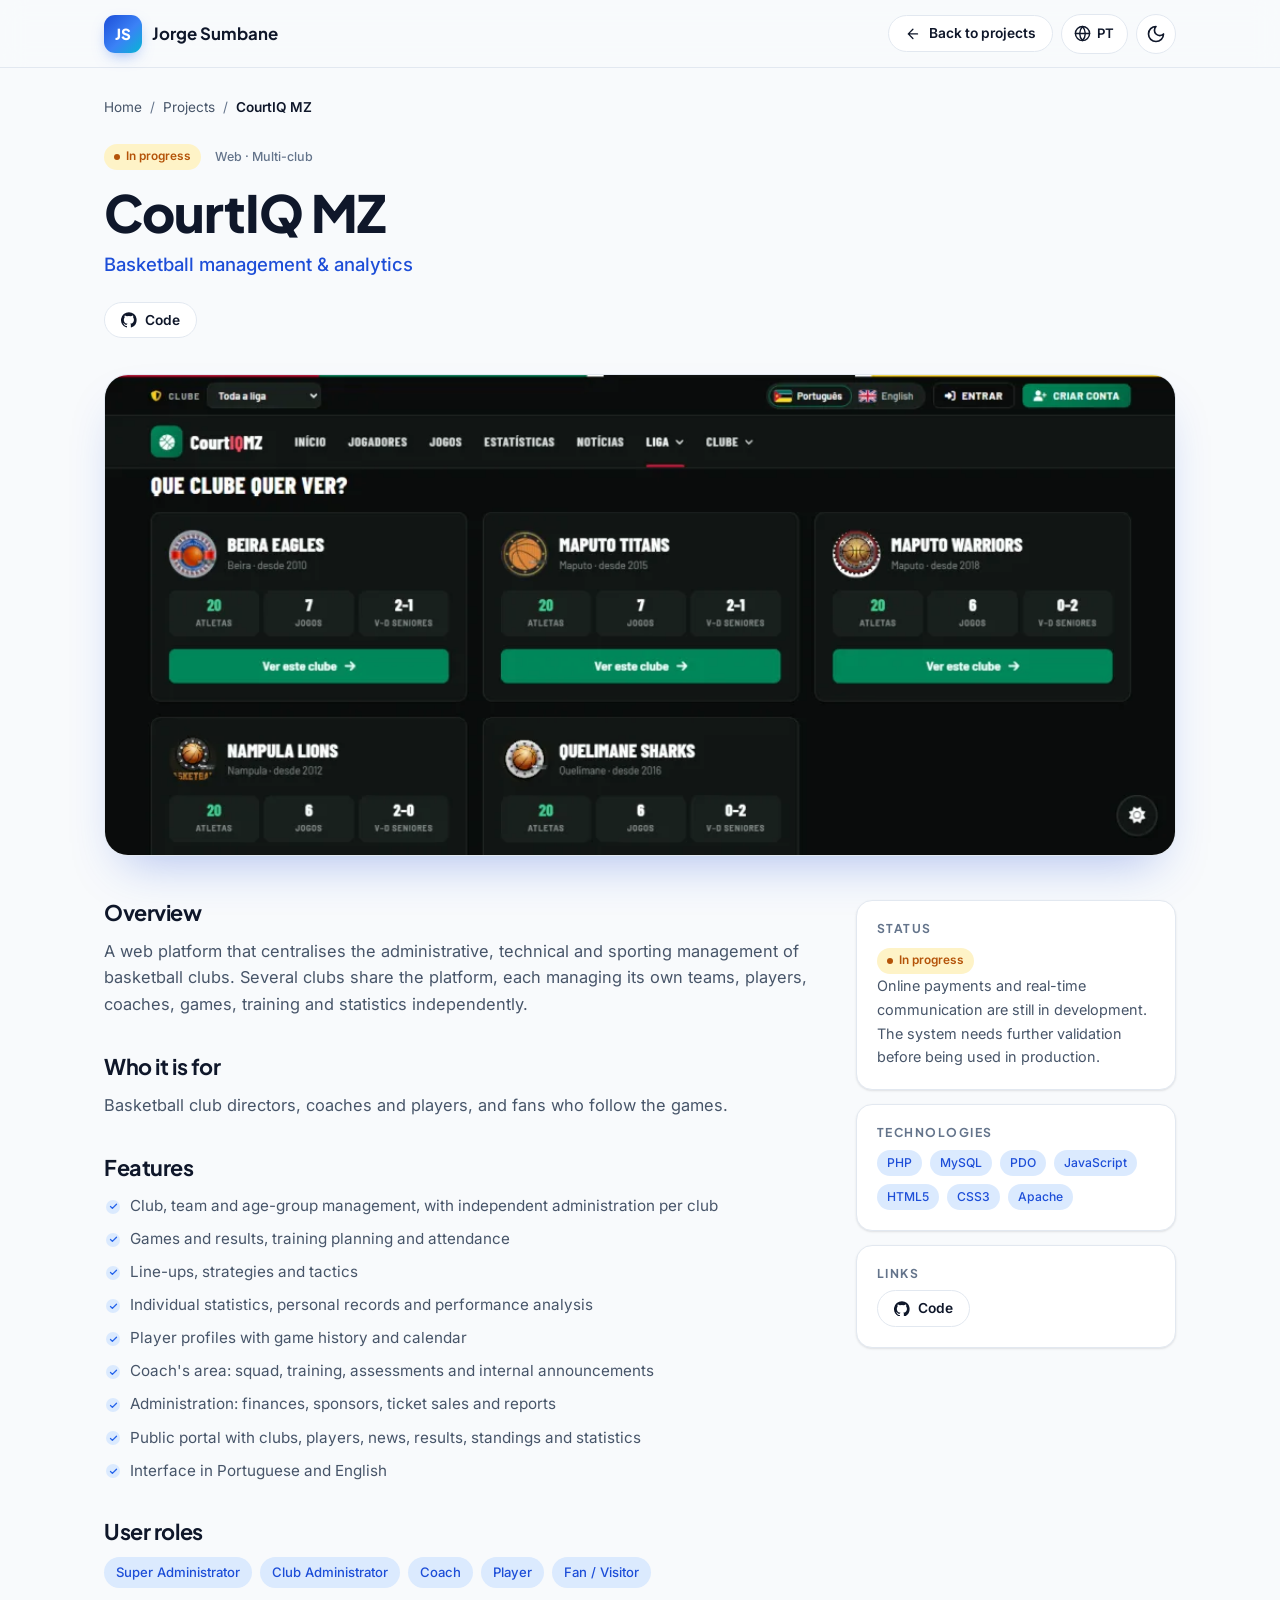
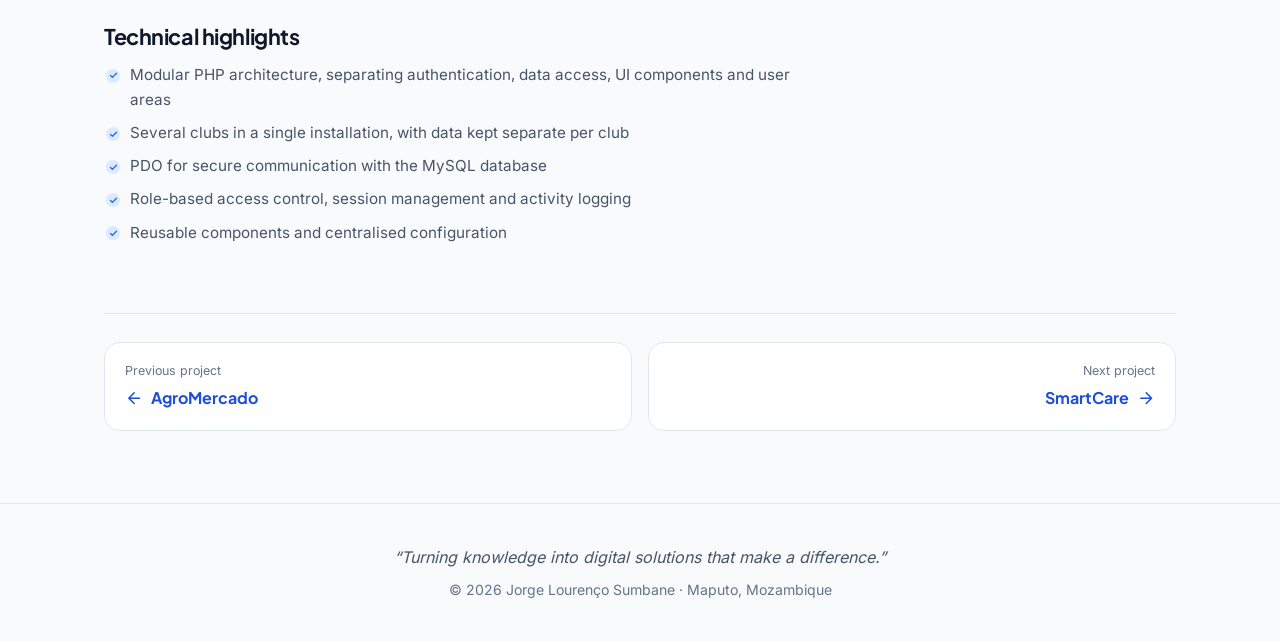
<file: pages/courtiq.html>
<!DOCTYPE html>
<html lang="pt" data-title-en="CourtIQ MZ — Project | Jorge Sumbane">
<head>
    <meta charset="UTF-8">
    <meta name="viewport" content="width=device-width, initial-scale=1.0">
    <title>CourtIQ MZ — Projeto | Jorge Sumbane</title>
    <meta name="description" content="Gestão e análise de basquetebol. Plataforma web que centraliza a gestão administrativa, técnica e desportiva de clubes de basquetebol. Vários clubes usam a mesma plataforma, cada um com a gestão independente das suas equipas, jogadores, treinadores, jogos, treinos e estatísticas.">
    <meta name="author" content="Jorge Lourenço Sumbane">
    <meta name="theme-color" content="#1e3a8a">
    <link rel="canonical" href="https://jorgesumbane22.github.io/portfolio-Jorge-Sumbane/pages/courtiq.html">
    <link rel="alternate" hreflang="pt" href="https://jorgesumbane22.github.io/portfolio-Jorge-Sumbane/pages/courtiq.html">
    <link rel="alternate" hreflang="en" href="https://jorgesumbane22.github.io/portfolio-Jorge-Sumbane/pages/courtiq.html?lang=en">

    <meta property="og:type" content="article">
    <meta property="og:locale" content="pt_MZ">
    <meta property="og:locale:alternate" content="en_GB">
    <meta property="og:url" content="https://jorgesumbane22.github.io/portfolio-Jorge-Sumbane/pages/courtiq.html">
    <meta property="og:title" content="CourtIQ MZ — Jorge Sumbane">
    <meta property="og:description" content="Gestão e análise de basquetebol. Plataforma web que centraliza a gestão administrativa, técnica e desportiva de clubes de basquetebol. Vários clubes usam a mesma plataforma, cada um com a gestão independente das suas equipas, jogadores, treinadores, jogos, treinos e estatísticas.">
    <meta property="og:image" content="https://jorgesumbane22.github.io/portfolio-Jorge-Sumbane/assets/img/courtiqmz.webp">
    <meta name="twitter:card" content="summary_large_image">

    <link rel="icon" type="image/svg+xml" href="../favicon.svg">
    <link rel="apple-touch-icon" href="../assets/img/apple-touch-icon.png">
    <link rel="manifest" href="../site.webmanifest">

    <script>
        (function () {
            var d = document.documentElement, t = null;
            try { t = localStorage.getItem('theme'); } catch (e) {}
            if (!t) t = window.matchMedia('(prefers-color-scheme: dark)').matches ? 'dark' : 'light';
            d.setAttribute('data-theme', t);
        })();
    </script>

    <link rel="preload" href="../assets/fonts/inter-latin.woff2" as="font" type="font/woff2" crossorigin>
    <link rel="preload" href="../assets/fonts/plus-jakarta-sans-latin.woff2" as="font" type="font/woff2" crossorigin>
    <link rel="stylesheet" href="../assets/css/style.css">

    <script type="application/ld+json">
    {
        "@context": "https://schema.org",
        "@type": "CreativeWork",
        "name": "CourtIQ MZ",
        "description": "Plataforma web que centraliza a gestão administrativa, técnica e desportiva de clubes de basquetebol. Vários clubes usam a mesma plataforma, cada um com a gestão independente das suas equipas, jogadores, treinadores, jogos, treinos e estatísticas.",
        "url": "https://jorgesumbane22.github.io/portfolio-Jorge-Sumbane/pages/courtiq.html",
        "image": "https://jorgesumbane22.github.io/portfolio-Jorge-Sumbane/assets/img/courtiqmz.webp",
        "inLanguage": "pt",
        "author": {
            "@type": "Person",
            "name": "Jorge Lourenço Sumbane",
            "url": "https://jorgesumbane22.github.io/portfolio-Jorge-Sumbane/"
        },
        "codeRepository": "https://github.com/jorgeSumbane22/CourtIQ-MZ"
    }
    </script>
</head>
<body class="case-page">

    <svg width="0" height="0" style="position:absolute" aria-hidden="true">
        <symbol id="i-mail" viewBox="0 0 24 24" fill="none" stroke="currentColor" stroke-width="2" stroke-linecap="round" stroke-linejoin="round"><rect x="2" y="4" width="20" height="16" rx="2"/><path d="m22 7-10 6L2 7"/></symbol>
        <symbol id="i-phone" viewBox="0 0 24 24" fill="none" stroke="currentColor" stroke-width="2" stroke-linecap="round" stroke-linejoin="round"><path d="M22 16.92v3a2 2 0 0 1-2.18 2 19.79 19.79 0 0 1-8.63-3.07 19.5 19.5 0 0 1-6-6 19.79 19.79 0 0 1-3.07-8.67A2 2 0 0 1 4.11 2h3a2 2 0 0 1 2 1.72c.13.96.36 1.9.7 2.81a2 2 0 0 1-.45 2.11L8.09 9.91a16 16 0 0 0 6 6l1.27-1.27a2 2 0 0 1 2.11-.45c.91.34 1.85.57 2.81.7A2 2 0 0 1 22 16.92z"/></symbol>
        <symbol id="i-pin" viewBox="0 0 24 24" fill="none" stroke="currentColor" stroke-width="2" stroke-linecap="round" stroke-linejoin="round"><path d="M20 10c0 6-8 12-8 12s-8-6-8-12a8 8 0 0 1 16 0Z"/><circle cx="12" cy="10" r="3"/></symbol>
        <symbol id="i-arrow" viewBox="0 0 24 24" fill="none" stroke="currentColor" stroke-width="2" stroke-linecap="round" stroke-linejoin="round"><path d="M5 12h14M12 5l7 7-7 7"/></symbol>
        <symbol id="i-up" viewBox="0 0 24 24" fill="none" stroke="currentColor" stroke-width="2.4" stroke-linecap="round" stroke-linejoin="round"><path d="M12 19V5M5 12l7-7 7 7"/></symbol>
        <symbol id="i-sun" viewBox="0 0 24 24" fill="none" stroke="currentColor" stroke-width="2" stroke-linecap="round" stroke-linejoin="round"><circle cx="12" cy="12" r="4"/><path d="M12 2v2M12 20v2M4.93 4.93l1.41 1.41M17.66 17.66l1.41 1.41M2 12h2M20 12h2M6.34 17.66l-1.41 1.41M19.07 4.93l-1.41 1.41"/></symbol>
        <symbol id="i-moon" viewBox="0 0 24 24" fill="none" stroke="currentColor" stroke-width="2" stroke-linecap="round" stroke-linejoin="round"><path d="M12 3a6 6 0 0 0 9 9 9 9 0 1 1-9-9Z"/></symbol>
        <symbol id="i-menu" viewBox="0 0 24 24" fill="none" stroke="currentColor" stroke-width="2" stroke-linecap="round"><path d="M4 7h16M4 12h16M4 17h16"/></symbol>
        <symbol id="i-close" viewBox="0 0 24 24" fill="none" stroke="currentColor" stroke-width="2" stroke-linecap="round"><path d="M18 6 6 18M6 6l12 12"/></symbol>
        <symbol id="i-send" viewBox="0 0 24 24" fill="none" stroke="currentColor" stroke-width="2" stroke-linecap="round" stroke-linejoin="round"><path d="m22 2-7 20-4-9-9-4Z"/><path d="M22 2 11 13"/></symbol>
        <symbol id="i-check" viewBox="0 0 24 24" fill="none" stroke="currentColor" stroke-width="2.4" stroke-linecap="round" stroke-linejoin="round"><path d="M20 6 9 17l-5-5"/></symbol>
        <symbol id="i-cap" viewBox="0 0 24 24" fill="none" stroke="currentColor" stroke-width="2" stroke-linecap="round" stroke-linejoin="round"><path d="M22 10 12 5 2 10l10 5 10-5Z"/><path d="M6 12v5c3 2 9 2 12 0v-5"/></symbol>
        <symbol id="i-award" viewBox="0 0 24 24" fill="none" stroke="currentColor" stroke-width="2" stroke-linecap="round" stroke-linejoin="round"><circle cx="12" cy="8" r="6"/><path d="M15.48 12.89 17 22l-5-3-5 3 1.52-9.11"/></symbol>
        <symbol id="i-code" viewBox="0 0 24 24" fill="none" stroke="currentColor" stroke-width="2" stroke-linecap="round" stroke-linejoin="round"><path d="m16 18 6-6-6-6M8 6l-6 6 6 6"/></symbol>
        <symbol id="i-server" viewBox="0 0 24 24" fill="none" stroke="currentColor" stroke-width="2" stroke-linecap="round" stroke-linejoin="round"><rect x="2" y="3" width="20" height="8" rx="2"/><rect x="2" y="13" width="20" height="8" rx="2"/><path d="M6 7h.01M6 17h.01"/></symbol>
        <symbol id="i-db" viewBox="0 0 24 24" fill="none" stroke="currentColor" stroke-width="2" stroke-linecap="round" stroke-linejoin="round"><ellipse cx="12" cy="5" rx="9" ry="3"/><path d="M3 5v14c0 1.66 4 3 9 3s9-1.34 9-3V5"/><path d="M3 12c0 1.66 4 3 9 3s9-1.34 9-3"/></symbol>
        <symbol id="i-tool" viewBox="0 0 24 24" fill="none" stroke="currentColor" stroke-width="2" stroke-linecap="round" stroke-linejoin="round"><path d="M14.7 6.3a1 1 0 0 0 0 1.4l1.6 1.6a1 1 0 0 0 1.4 0l3.77-3.77a6 6 0 0 1-7.94 7.94l-6.91 6.91a2.12 2.12 0 0 1-3-3l6.91-6.91a6 6 0 0 1 7.94-7.94l-3.76 3.76z"/></symbol>
        <symbol id="i-spark" viewBox="0 0 24 24" fill="none" stroke="currentColor" stroke-width="2" stroke-linecap="round" stroke-linejoin="round"><path d="M12 3v3M12 18v3M3 12h3M18 12h3M5.6 5.6l2.1 2.1M16.3 16.3l2.1 2.1M5.6 18.4l2.1-2.1M16.3 7.7l2.1-2.1"/></symbol>
        <symbol id="i-github" viewBox="0 0 24 24" fill="currentColor"><path d="M12 .3a12 12 0 0 0-3.8 23.38c.6.12.83-.26.83-.57L9 21.07c-3.34.72-4.04-1.61-4.04-1.61-.55-1.39-1.34-1.76-1.34-1.76-1.08-.74.09-.73.09-.73 1.2.09 1.83 1.24 1.83 1.24 1.07 1.83 2.81 1.3 3.5 1 .1-.78.42-1.31.76-1.61-2.67-.3-5.47-1.33-5.47-5.93 0-1.31.47-2.38 1.24-3.22-.14-.3-.54-1.52.1-3.18 0 0 1-.32 3.3 1.23a11.5 11.5 0 0 1 6 0c2.28-1.55 3.29-1.23 3.29-1.23.64 1.66.24 2.88.12 3.18a4.65 4.65 0 0 1 1.23 3.22c0 4.61-2.8 5.63-5.48 5.92.42.36.81 1.1.81 2.22l-.01 3.29c0 .31.2.69.82.57A12 12 0 0 0 12 .3"/></symbol>
        <symbol id="i-linkedin" viewBox="0 0 24 24" fill="currentColor"><path d="M20.45 20.45h-3.56v-5.57c0-1.33-.02-3.04-1.85-3.04-1.85 0-2.14 1.45-2.14 2.94v5.67H9.35V9h3.41v1.56h.05c.48-.9 1.64-1.85 3.37-1.85 3.6 0 4.27 2.37 4.27 5.46v6.28zM5.34 7.43a2.06 2.06 0 1 1 0-4.13 2.06 2.06 0 0 1 0 4.13zm1.78 13.02H3.56V9h3.56v11.45zM22.23 0H1.77C.79 0 0 .77 0 1.73v20.54C0 23.23.79 24 1.77 24h20.45c.98 0 1.78-.77 1.78-1.73V1.73C24 .77 23.2 0 22.22 0z"/></symbol>
        <symbol id="i-info" viewBox="0 0 24 24" fill="none" stroke="currentColor" stroke-width="2" stroke-linecap="round" stroke-linejoin="round"><circle cx="12" cy="12" r="10"/><path d="M12 16v-4M12 8h.01"/></symbol>
        <symbol id="i-globe" viewBox="0 0 24 24" fill="none" stroke="currentColor" stroke-width="2" stroke-linecap="round" stroke-linejoin="round"><circle cx="12" cy="12" r="10"/><path d="M2 12h20M12 2a15.3 15.3 0 0 1 4 10 15.3 15.3 0 0 1-4 10 15.3 15.3 0 0 1-4-10 15.3 15.3 0 0 1 4-10z"/></symbol>
        <symbol id="i-star" viewBox="0 0 24 24" fill="none" stroke="currentColor" stroke-width="2" stroke-linecap="round" stroke-linejoin="round"><path d="m12 2 3.09 6.26L22 9.27l-5 4.87 1.18 6.88L12 17.77l-6.18 3.25L7 14.14 2 9.27l6.91-1.01L12 2z"/></symbol>
        <symbol id="i-clock" viewBox="0 0 24 24" fill="none" stroke="currentColor" stroke-width="2" stroke-linecap="round" stroke-linejoin="round"><circle cx="12" cy="12" r="10"/><path d="M12 6v6l4 2"/></symbol>
        <symbol id="i-repo" viewBox="0 0 24 24" fill="none" stroke="currentColor" stroke-width="2" stroke-linecap="round" stroke-linejoin="round"><path d="M4 19.5A2.5 2.5 0 0 1 6.5 17H20V3H6.5A2.5 2.5 0 0 0 4 5.5z"/><path d="M4 19.5V21h16"/></symbol>
        <symbol id="i-search" viewBox="0 0 24 24" fill="none" stroke="currentColor" stroke-width="2" stroke-linecap="round" stroke-linejoin="round"><circle cx="11" cy="11" r="7"/><path d="m20 20-3.5-3.5"/></symbol>
        <symbol id="i-copy" viewBox="0 0 24 24" fill="none" stroke="currentColor" stroke-width="2" stroke-linecap="round" stroke-linejoin="round"><rect x="9" y="9" width="13" height="13" rx="2"/><path d="M5 15H4a2 2 0 0 1-2-2V4a2 2 0 0 1 2-2h9a2 2 0 0 1 2 2v1"/></symbol>
        <symbol id="i-file" viewBox="0 0 24 24" fill="none" stroke="currentColor" stroke-width="2" stroke-linecap="round" stroke-linejoin="round"><path d="M14 2H6a2 2 0 0 0-2 2v16a2 2 0 0 0 2 2h12a2 2 0 0 0 2-2V8z"/><path d="M14 2v6h6M8 13h8M8 17h5"/></symbol>
        <symbol id="i-layers" viewBox="0 0 24 24" fill="none" stroke="currentColor" stroke-width="2" stroke-linecap="round" stroke-linejoin="round"><path d="m12 2 10 5-10 5L2 7z"/><path d="m2 17 10 5 10-5M2 12l10 5 10-5"/></symbol>
        <symbol id="i-download" viewBox="0 0 24 24" fill="none" stroke="currentColor" stroke-width="2" stroke-linecap="round" stroke-linejoin="round"><path d="M21 15v4a2 2 0 0 1-2 2H5a2 2 0 0 1-2-2v-4"/><path d="m7 10 5 5 5-5M12 15V3"/></symbol>
        <symbol id="i-facebook" viewBox="0 0 24 24" fill="currentColor"><path d="M24 12.07C24 5.41 18.63 0 12 0S0 5.4 0 12.07C0 18.1 4.39 23.1 10.13 24v-8.44H7.08v-3.49h3.04V9.41c0-3.02 1.8-4.7 4.54-4.7 1.31 0 2.68.24 2.68.24v2.97h-1.5c-1.5 0-1.96.93-1.96 1.89v2.26h3.32l-.53 3.5h-2.8V24C19.62 23.1 24 18.1 24 12.07"/></symbol>
        <symbol id="i-instagram" viewBox="0 0 24 24" fill="none" stroke="currentColor" stroke-width="2" stroke-linecap="round" stroke-linejoin="round"><rect x="2" y="2" width="20" height="20" rx="5.5"/><circle cx="12" cy="12" r="4.2"/><circle cx="17.6" cy="6.4" r=".6" fill="currentColor"/></symbol>
        <symbol id="i-whatsapp" viewBox="0 0 24 24" fill="currentColor"><path d="M17.47 14.38c-.3-.15-1.76-.87-2.03-.97-.27-.1-.47-.15-.67.15-.2.3-.77.97-.94 1.16-.17.2-.35.22-.64.08-.3-.15-1.26-.46-2.39-1.48-.88-.79-1.48-1.76-1.65-2.06-.17-.3-.02-.46.13-.6.13-.14.3-.35.45-.52.15-.18.2-.3.3-.5.1-.2.05-.37-.03-.52-.07-.15-.67-1.61-.91-2.2-.24-.58-.49-.5-.67-.51h-.57c-.2 0-.52.07-.8.37-.27.3-1.04 1.02-1.04 2.48s1.07 2.88 1.21 3.07c.15.2 2.1 3.2 5.08 4.49.71.31 1.26.49 1.7.63.71.22 1.36.19 1.87.12.57-.09 1.76-.72 2-1.42.25-.69.25-1.29.18-1.41-.08-.13-.28-.2-.57-.35m-5.42 7.4a9.87 9.87 0 0 1-5.03-1.38l-.36-.21-3.74.98 1-3.65-.24-.37a9.86 9.86 0 0 1-1.51-5.26c0-5.45 4.44-9.88 9.89-9.88 2.64 0 5.12 1.03 6.99 2.9a9.83 9.83 0 0 1 2.89 6.99c0 5.45-4.44 9.88-9.89 9.88m8.41-18.3A11.82 11.82 0 0 0 12.05 0C5.5 0 .16 5.34.16 11.89c0 2.1.55 4.14 1.59 5.95L.06 24l6.3-1.65a11.88 11.88 0 0 0 5.68 1.45h.01c6.55 0 11.89-5.34 11.89-11.89a11.82 11.82 0 0 0-3.48-8.41z"/></symbol>
    </svg>

    <a class="skip-link" href="#conteudo">Saltar para o conteúdo</a>

    <header class="header is-scrolled" id="header">
        <div class="container header-inner">
            <a href="../index.html" class="brand" aria-label="Início">
                <span class="brand-mark">JS</span>
                <span class="brand-name">Jorge Sumbane</span>
            </a>
            <div class="header-actions">
                <a class="btn btn-ghost btn-sm back-link" href="../index.html#projetos" aria-label="Voltar aos projetos">
                    <svg class="icon icon-flip" aria-hidden="true"><use href="#i-arrow"/></svg>
                    <span>Voltar aos projetos</span>
                </a>
                <button class="lang-btn" id="langToggle" type="button" aria-label="Mudar para inglês" title="English / Português">
                    <svg class="icon" aria-hidden="true"><use href="#i-globe"/></svg>
                    <span id="langLabel">EN</span>
                </button>
                <button class="icon-btn" id="themeToggle" type="button" aria-label="Alternar tema claro/escuro">
                    <svg class="icon icon-moon" aria-hidden="true"><use href="#i-moon"/></svg>
                    <svg class="icon icon-sun" aria-hidden="true"><use href="#i-sun"/></svg>
                </button>
            </div>
        </div>
    </header>

    <main id="conteudo" class="case">
        <div class="container">
            <nav class="breadcrumb" aria-label="Caminho">
                <a href="../index.html">Início</a>
                <span aria-hidden="true">/</span>
                <a href="../index.html#projetos">Projetos</a>
                <span aria-hidden="true">/</span>
                <span aria-current="page">CourtIQ MZ</span>
            </nav>

            <header class="case-hero">
                <div class="project-meta"><span class="badge badge-ongoing">Em desenvolvimento</span><span class="project-kind">Web · Multi-clube</span></div>
                <h1 class="case-title">CourtIQ MZ</h1>
                <p class="case-sub">Gestão e análise de basquetebol</p>
                <div class="project-links">
                    <a class="btn btn-ghost btn-sm" href="https://github.com/jorgeSumbane22/CourtIQ-MZ" target="_blank" rel="noopener noreferrer"><svg class="icon" aria-hidden="true"><use href="#i-github"/></svg> Código</a>
                </div>
            </header>

            <figure class="case-figure">
                <img src="../assets/img/courtiqmz.webp" alt="Página de clubes do CourtIQ MZ" width="1000" height="448" fetchpriority="high">
            </figure>

            <div class="case-grid">
                <article class="case-main">
                    <section class="case-section">
                        <h2>Visão geral</h2>
                        <p>Plataforma web que centraliza a gestão administrativa, técnica e desportiva de clubes de basquetebol. Vários clubes usam a mesma plataforma, cada um com a gestão independente das suas equipas, jogadores, treinadores, jogos, treinos e estatísticas.</p>
                    </section>

                    <section class="case-section">
                        <h2>Para quem</h2>
                        <p>Dirigentes, treinadores e jogadores de clubes de basquetebol, e adeptos que acompanham os jogos.</p>
                    </section>

                    <section class="case-section">
                        <h2>Funcionalidades</h2>
                        <ul class="detail-list">
                            <li>Gestão de clubes, equipas e escalões, com administração independente por clube</li>
                            <li>Jogos e resultados, planeamento de treinos e controlo de presenças</li>
                            <li>Escalações, estratégias e táticas</li>
                            <li>Estatísticas individuais, recordes pessoais e análise de desempenho</li>
                            <li>Perfis de jogadores com histórico de jogos e calendário</li>
                            <li>Área do treinador: plantel, treinos, avaliações e comunicados internos</li>
                            <li>Gestão administrativa: finanças, patrocinadores, venda de bilhetes e relatórios</li>
                            <li>Portal público com clubes, jogadores, notícias, resultados, classificações e estatísticas</li>
                            <li>Interface em português e inglês</li>
                        </ul>
                    </section>

                    <section class="case-section">
                        <h2>Perfis de utilizador</h2>
                        <ul class="chips"><li>Super Administrador</li><li>Administrador do Clube</li><li>Treinador</li><li>Jogador</li><li>Adepto / Visitante</li></ul>
                    </section>

                    <section class="case-section">
                        <h2>Destaques técnicos</h2>
                        <ul class="detail-list">
                            <li>Arquitetura modular em PHP, com separação entre autenticação, acesso aos dados, componentes de interface e áreas de utilizador</li>
                            <li>Vários clubes numa só instalação, com os dados separados por clube</li>
                            <li>PDO para comunicação segura com a base de dados MySQL</li>
                            <li>Controlo de acesso baseado em funções, gestão de sessões e registo de atividades</li>
                            <li>Componentes reutilizáveis e configuração centralizada</li>
                        </ul>
                    </section>

                    <!-- DESAFIOS, SOLUÇÕES E APRENDIZAGENS — por preencher com informação real.
                    <section class="case-section">
                        <h2>Desafios e soluções</h2>
                        <div class="case-challenge">
                            <h3>Desafio</h3>
                            <p>O que foi difícil e como foi resolvido.</p>
                        </div>
                    </section>
                    -->
                </article>

                <aside class="case-aside">
                    <div class="case-card">
                        <h2>Estado</h2>
                        <span class="badge badge-ongoing">Em desenvolvimento</span>
                        <p class="case-muted case-note">Pagamentos online e comunicação em tempo real ainda estão em desenvolvimento. O sistema precisa de validação adicional antes de ser usado em produção.</p>
                    </div>
                    <div class="case-card">
                        <h2>Tecnologias</h2>
                        <ul class="chips chips-sm"><li>PHP</li><li>MySQL</li><li>PDO</li><li>JavaScript</li><li>HTML5</li><li>CSS3</li><li>Apache</li></ul>
                    </div>
                    <div class="case-card">
                        <h2>Links</h2>
                        <div class="project-links">
                            <a class="btn btn-ghost btn-sm" href="https://github.com/jorgeSumbane22/CourtIQ-MZ" target="_blank" rel="noopener noreferrer"><svg class="icon" aria-hidden="true"><use href="#i-github"/></svg> Código</a>
                        </div>
                    </div>
                </aside>
            </div>

            <nav class="case-nav" aria-label="Outros projetos">
                <a href="agromercado.html" class="case-nav-link">
                    <small>Projeto anterior</small>
                    <span><svg class="icon icon-flip" aria-hidden="true"><use href="#i-arrow"/></svg> AgroMercado</span>
                </a>
                <a href="smartcare.html" class="case-nav-link case-nav-next">
                    <small>Projeto seguinte</small>
                    <span>SmartCare <svg class="icon" aria-hidden="true"><use href="#i-arrow"/></svg></span>
                </a>
            </nav>
        </div>
    </main>

    <footer class="footer">
        <div class="container footer-inner">
            <p class="footer-quote">“Transformar conhecimento em soluções digitais que fazem a diferença.”</p>
            <p class="footer-copy">© <span id="year">2026</span> Jorge Lourenço Sumbane · Maputo, Moçambique</p>
        </div>
    </footer>

    <script src="../assets/js/i18n.js" defer></script>
    <script src="../assets/js/page.js" defer></script>
</body>
</html>
</file>
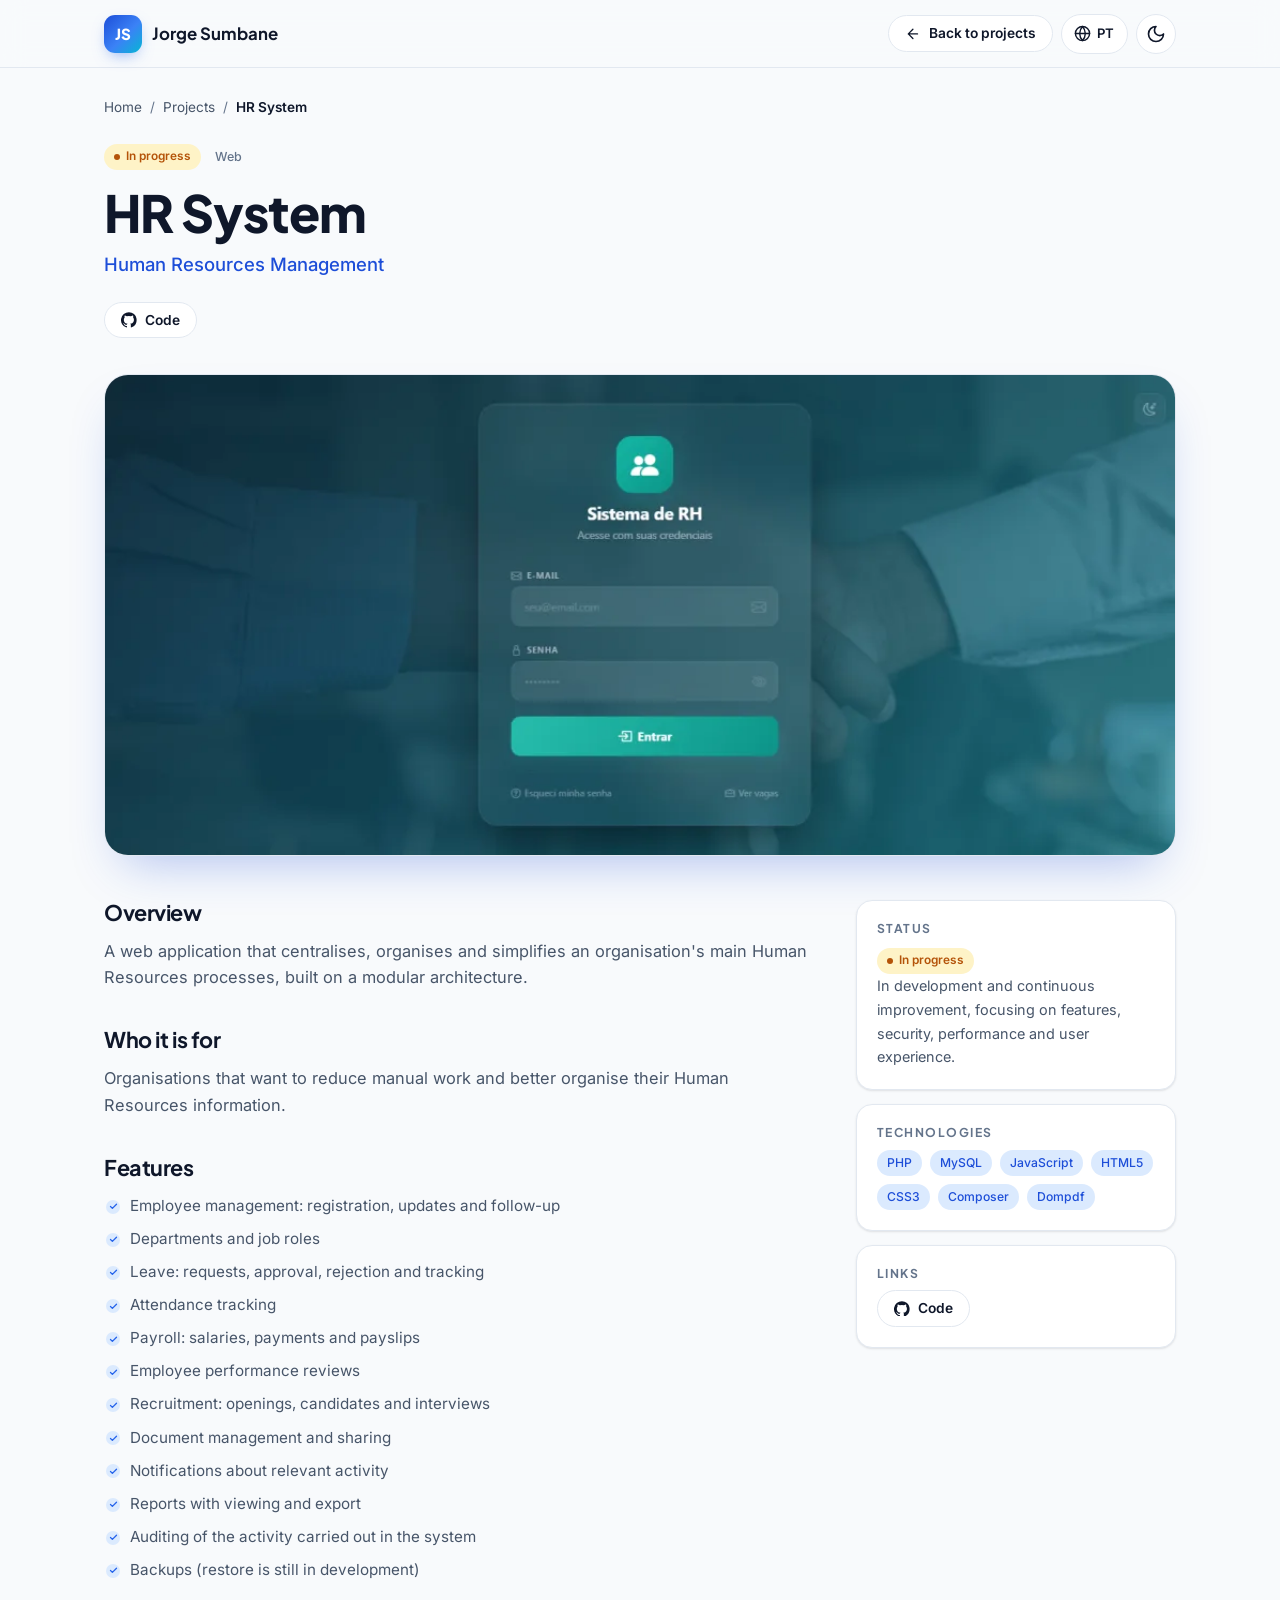
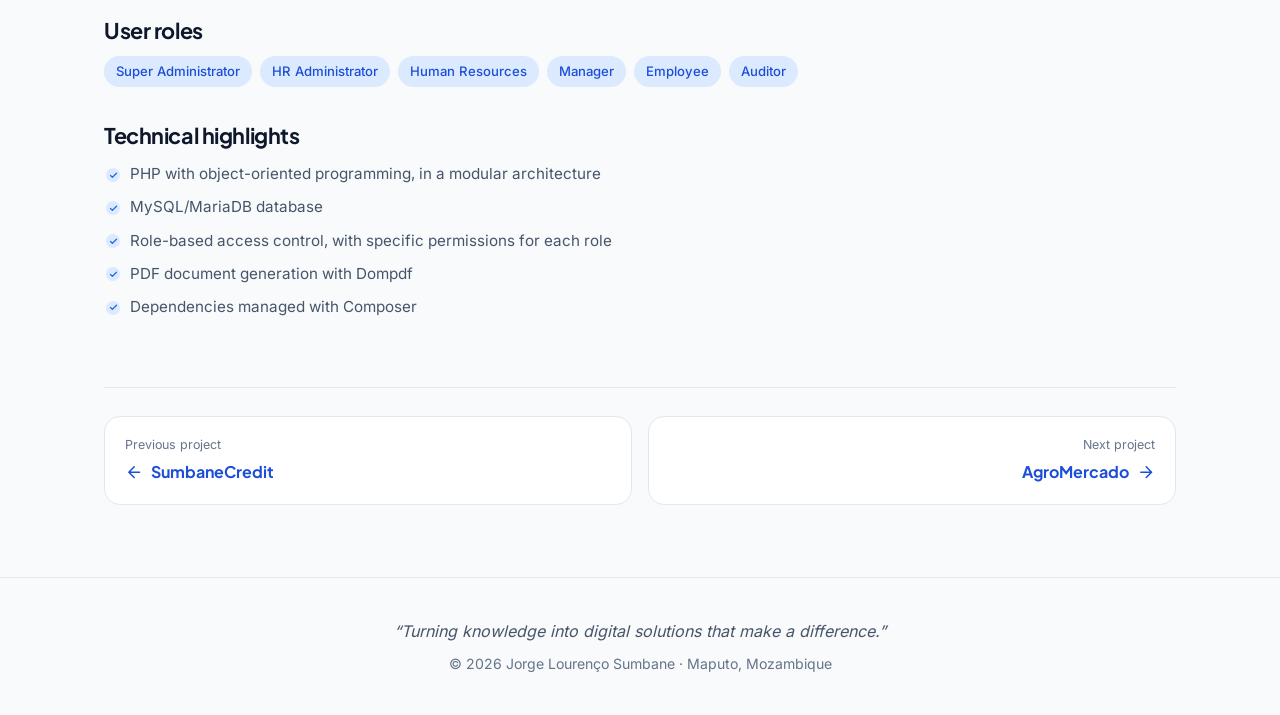
<file: pages/rh.html>
<!DOCTYPE html>
<html lang="pt" data-title-en="HR System — Project | Jorge Sumbane">
<head>
    <meta charset="UTF-8">
    <meta name="viewport" content="width=device-width, initial-scale=1.0">
    <title>Sistema de RH — Projeto | Jorge Sumbane</title>
    <meta name="description" content="Gestão de Recursos Humanos. Aplicação web que centraliza, organiza e simplifica os principais processos de gestão de Recursos Humanos de uma organização, com uma arquitetura modular.">
    <meta name="author" content="Jorge Lourenço Sumbane">
    <meta name="theme-color" content="#1e3a8a">
    <link rel="canonical" href="https://jorgesumbane22.github.io/portfolio-Jorge-Sumbane/pages/rh.html">
    <link rel="alternate" hreflang="pt" href="https://jorgesumbane22.github.io/portfolio-Jorge-Sumbane/pages/rh.html">
    <link rel="alternate" hreflang="en" href="https://jorgesumbane22.github.io/portfolio-Jorge-Sumbane/pages/rh.html?lang=en">

    <meta property="og:type" content="article">
    <meta property="og:locale" content="pt_MZ">
    <meta property="og:locale:alternate" content="en_GB">
    <meta property="og:url" content="https://jorgesumbane22.github.io/portfolio-Jorge-Sumbane/pages/rh.html">
    <meta property="og:title" content="Sistema de RH — Jorge Sumbane">
    <meta property="og:description" content="Gestão de Recursos Humanos. Aplicação web que centraliza, organiza e simplifica os principais processos de gestão de Recursos Humanos de uma organização, com uma arquitetura modular.">
    <meta property="og:image" content="https://jorgesumbane22.github.io/portfolio-Jorge-Sumbane/assets/img/rh.webp">
    <meta name="twitter:card" content="summary_large_image">

    <link rel="icon" type="image/svg+xml" href="../favicon.svg">
    <link rel="apple-touch-icon" href="../assets/img/apple-touch-icon.png">
    <link rel="manifest" href="../site.webmanifest">

    <script>
        (function () {
            var d = document.documentElement, t = null;
            try { t = localStorage.getItem('theme'); } catch (e) {}
            if (!t) t = window.matchMedia('(prefers-color-scheme: dark)').matches ? 'dark' : 'light';
            d.setAttribute('data-theme', t);
        })();
    </script>

    <link rel="preload" href="../assets/fonts/inter-latin.woff2" as="font" type="font/woff2" crossorigin>
    <link rel="preload" href="../assets/fonts/plus-jakarta-sans-latin.woff2" as="font" type="font/woff2" crossorigin>
    <link rel="stylesheet" href="../assets/css/style.css">

    <script type="application/ld+json">
    {
        "@context": "https://schema.org",
        "@type": "CreativeWork",
        "name": "Sistema de RH",
        "description": "Aplicação web que centraliza, organiza e simplifica os principais processos de gestão de Recursos Humanos de uma organização, com uma arquitetura modular.",
        "url": "https://jorgesumbane22.github.io/portfolio-Jorge-Sumbane/pages/rh.html",
        "image": "https://jorgesumbane22.github.io/portfolio-Jorge-Sumbane/assets/img/rh.webp",
        "inLanguage": "pt",
        "author": {
            "@type": "Person",
            "name": "Jorge Lourenço Sumbane",
            "url": "https://jorgesumbane22.github.io/portfolio-Jorge-Sumbane/"
        },
        "codeRepository": "https://github.com/jorgeSumbane22/Projeto-RH-Sistema"
    }
    </script>
</head>
<body class="case-page">

    <svg width="0" height="0" style="position:absolute" aria-hidden="true">
        <symbol id="i-mail" viewBox="0 0 24 24" fill="none" stroke="currentColor" stroke-width="2" stroke-linecap="round" stroke-linejoin="round"><rect x="2" y="4" width="20" height="16" rx="2"/><path d="m22 7-10 6L2 7"/></symbol>
        <symbol id="i-phone" viewBox="0 0 24 24" fill="none" stroke="currentColor" stroke-width="2" stroke-linecap="round" stroke-linejoin="round"><path d="M22 16.92v3a2 2 0 0 1-2.18 2 19.79 19.79 0 0 1-8.63-3.07 19.5 19.5 0 0 1-6-6 19.79 19.79 0 0 1-3.07-8.67A2 2 0 0 1 4.11 2h3a2 2 0 0 1 2 1.72c.13.96.36 1.9.7 2.81a2 2 0 0 1-.45 2.11L8.09 9.91a16 16 0 0 0 6 6l1.27-1.27a2 2 0 0 1 2.11-.45c.91.34 1.85.57 2.81.7A2 2 0 0 1 22 16.92z"/></symbol>
        <symbol id="i-pin" viewBox="0 0 24 24" fill="none" stroke="currentColor" stroke-width="2" stroke-linecap="round" stroke-linejoin="round"><path d="M20 10c0 6-8 12-8 12s-8-6-8-12a8 8 0 0 1 16 0Z"/><circle cx="12" cy="10" r="3"/></symbol>
        <symbol id="i-arrow" viewBox="0 0 24 24" fill="none" stroke="currentColor" stroke-width="2" stroke-linecap="round" stroke-linejoin="round"><path d="M5 12h14M12 5l7 7-7 7"/></symbol>
        <symbol id="i-up" viewBox="0 0 24 24" fill="none" stroke="currentColor" stroke-width="2.4" stroke-linecap="round" stroke-linejoin="round"><path d="M12 19V5M5 12l7-7 7 7"/></symbol>
        <symbol id="i-sun" viewBox="0 0 24 24" fill="none" stroke="currentColor" stroke-width="2" stroke-linecap="round" stroke-linejoin="round"><circle cx="12" cy="12" r="4"/><path d="M12 2v2M12 20v2M4.93 4.93l1.41 1.41M17.66 17.66l1.41 1.41M2 12h2M20 12h2M6.34 17.66l-1.41 1.41M19.07 4.93l-1.41 1.41"/></symbol>
        <symbol id="i-moon" viewBox="0 0 24 24" fill="none" stroke="currentColor" stroke-width="2" stroke-linecap="round" stroke-linejoin="round"><path d="M12 3a6 6 0 0 0 9 9 9 9 0 1 1-9-9Z"/></symbol>
        <symbol id="i-menu" viewBox="0 0 24 24" fill="none" stroke="currentColor" stroke-width="2" stroke-linecap="round"><path d="M4 7h16M4 12h16M4 17h16"/></symbol>
        <symbol id="i-close" viewBox="0 0 24 24" fill="none" stroke="currentColor" stroke-width="2" stroke-linecap="round"><path d="M18 6 6 18M6 6l12 12"/></symbol>
        <symbol id="i-send" viewBox="0 0 24 24" fill="none" stroke="currentColor" stroke-width="2" stroke-linecap="round" stroke-linejoin="round"><path d="m22 2-7 20-4-9-9-4Z"/><path d="M22 2 11 13"/></symbol>
        <symbol id="i-check" viewBox="0 0 24 24" fill="none" stroke="currentColor" stroke-width="2.4" stroke-linecap="round" stroke-linejoin="round"><path d="M20 6 9 17l-5-5"/></symbol>
        <symbol id="i-cap" viewBox="0 0 24 24" fill="none" stroke="currentColor" stroke-width="2" stroke-linecap="round" stroke-linejoin="round"><path d="M22 10 12 5 2 10l10 5 10-5Z"/><path d="M6 12v5c3 2 9 2 12 0v-5"/></symbol>
        <symbol id="i-award" viewBox="0 0 24 24" fill="none" stroke="currentColor" stroke-width="2" stroke-linecap="round" stroke-linejoin="round"><circle cx="12" cy="8" r="6"/><path d="M15.48 12.89 17 22l-5-3-5 3 1.52-9.11"/></symbol>
        <symbol id="i-code" viewBox="0 0 24 24" fill="none" stroke="currentColor" stroke-width="2" stroke-linecap="round" stroke-linejoin="round"><path d="m16 18 6-6-6-6M8 6l-6 6 6 6"/></symbol>
        <symbol id="i-server" viewBox="0 0 24 24" fill="none" stroke="currentColor" stroke-width="2" stroke-linecap="round" stroke-linejoin="round"><rect x="2" y="3" width="20" height="8" rx="2"/><rect x="2" y="13" width="20" height="8" rx="2"/><path d="M6 7h.01M6 17h.01"/></symbol>
        <symbol id="i-db" viewBox="0 0 24 24" fill="none" stroke="currentColor" stroke-width="2" stroke-linecap="round" stroke-linejoin="round"><ellipse cx="12" cy="5" rx="9" ry="3"/><path d="M3 5v14c0 1.66 4 3 9 3s9-1.34 9-3V5"/><path d="M3 12c0 1.66 4 3 9 3s9-1.34 9-3"/></symbol>
        <symbol id="i-tool" viewBox="0 0 24 24" fill="none" stroke="currentColor" stroke-width="2" stroke-linecap="round" stroke-linejoin="round"><path d="M14.7 6.3a1 1 0 0 0 0 1.4l1.6 1.6a1 1 0 0 0 1.4 0l3.77-3.77a6 6 0 0 1-7.94 7.94l-6.91 6.91a2.12 2.12 0 0 1-3-3l6.91-6.91a6 6 0 0 1 7.94-7.94l-3.76 3.76z"/></symbol>
        <symbol id="i-spark" viewBox="0 0 24 24" fill="none" stroke="currentColor" stroke-width="2" stroke-linecap="round" stroke-linejoin="round"><path d="M12 3v3M12 18v3M3 12h3M18 12h3M5.6 5.6l2.1 2.1M16.3 16.3l2.1 2.1M5.6 18.4l2.1-2.1M16.3 7.7l2.1-2.1"/></symbol>
        <symbol id="i-github" viewBox="0 0 24 24" fill="currentColor"><path d="M12 .3a12 12 0 0 0-3.8 23.38c.6.12.83-.26.83-.57L9 21.07c-3.34.72-4.04-1.61-4.04-1.61-.55-1.39-1.34-1.76-1.34-1.76-1.08-.74.09-.73.09-.73 1.2.09 1.83 1.24 1.83 1.24 1.07 1.83 2.81 1.3 3.5 1 .1-.78.42-1.31.76-1.61-2.67-.3-5.47-1.33-5.47-5.93 0-1.31.47-2.38 1.24-3.22-.14-.3-.54-1.52.1-3.18 0 0 1-.32 3.3 1.23a11.5 11.5 0 0 1 6 0c2.28-1.55 3.29-1.23 3.29-1.23.64 1.66.24 2.88.12 3.18a4.65 4.65 0 0 1 1.23 3.22c0 4.61-2.8 5.63-5.48 5.92.42.36.81 1.1.81 2.22l-.01 3.29c0 .31.2.69.82.57A12 12 0 0 0 12 .3"/></symbol>
        <symbol id="i-linkedin" viewBox="0 0 24 24" fill="currentColor"><path d="M20.45 20.45h-3.56v-5.57c0-1.33-.02-3.04-1.85-3.04-1.85 0-2.14 1.45-2.14 2.94v5.67H9.35V9h3.41v1.56h.05c.48-.9 1.64-1.85 3.37-1.85 3.6 0 4.27 2.37 4.27 5.46v6.28zM5.34 7.43a2.06 2.06 0 1 1 0-4.13 2.06 2.06 0 0 1 0 4.13zm1.78 13.02H3.56V9h3.56v11.45zM22.23 0H1.77C.79 0 0 .77 0 1.73v20.54C0 23.23.79 24 1.77 24h20.45c.98 0 1.78-.77 1.78-1.73V1.73C24 .77 23.2 0 22.22 0z"/></symbol>
        <symbol id="i-info" viewBox="0 0 24 24" fill="none" stroke="currentColor" stroke-width="2" stroke-linecap="round" stroke-linejoin="round"><circle cx="12" cy="12" r="10"/><path d="M12 16v-4M12 8h.01"/></symbol>
        <symbol id="i-globe" viewBox="0 0 24 24" fill="none" stroke="currentColor" stroke-width="2" stroke-linecap="round" stroke-linejoin="round"><circle cx="12" cy="12" r="10"/><path d="M2 12h20M12 2a15.3 15.3 0 0 1 4 10 15.3 15.3 0 0 1-4 10 15.3 15.3 0 0 1-4-10 15.3 15.3 0 0 1 4-10z"/></symbol>
        <symbol id="i-star" viewBox="0 0 24 24" fill="none" stroke="currentColor" stroke-width="2" stroke-linecap="round" stroke-linejoin="round"><path d="m12 2 3.09 6.26L22 9.27l-5 4.87 1.18 6.88L12 17.77l-6.18 3.25L7 14.14 2 9.27l6.91-1.01L12 2z"/></symbol>
        <symbol id="i-clock" viewBox="0 0 24 24" fill="none" stroke="currentColor" stroke-width="2" stroke-linecap="round" stroke-linejoin="round"><circle cx="12" cy="12" r="10"/><path d="M12 6v6l4 2"/></symbol>
        <symbol id="i-repo" viewBox="0 0 24 24" fill="none" stroke="currentColor" stroke-width="2" stroke-linecap="round" stroke-linejoin="round"><path d="M4 19.5A2.5 2.5 0 0 1 6.5 17H20V3H6.5A2.5 2.5 0 0 0 4 5.5z"/><path d="M4 19.5V21h16"/></symbol>
        <symbol id="i-search" viewBox="0 0 24 24" fill="none" stroke="currentColor" stroke-width="2" stroke-linecap="round" stroke-linejoin="round"><circle cx="11" cy="11" r="7"/><path d="m20 20-3.5-3.5"/></symbol>
        <symbol id="i-copy" viewBox="0 0 24 24" fill="none" stroke="currentColor" stroke-width="2" stroke-linecap="round" stroke-linejoin="round"><rect x="9" y="9" width="13" height="13" rx="2"/><path d="M5 15H4a2 2 0 0 1-2-2V4a2 2 0 0 1 2-2h9a2 2 0 0 1 2 2v1"/></symbol>
        <symbol id="i-file" viewBox="0 0 24 24" fill="none" stroke="currentColor" stroke-width="2" stroke-linecap="round" stroke-linejoin="round"><path d="M14 2H6a2 2 0 0 0-2 2v16a2 2 0 0 0 2 2h12a2 2 0 0 0 2-2V8z"/><path d="M14 2v6h6M8 13h8M8 17h5"/></symbol>
        <symbol id="i-layers" viewBox="0 0 24 24" fill="none" stroke="currentColor" stroke-width="2" stroke-linecap="round" stroke-linejoin="round"><path d="m12 2 10 5-10 5L2 7z"/><path d="m2 17 10 5 10-5M2 12l10 5 10-5"/></symbol>
        <symbol id="i-download" viewBox="0 0 24 24" fill="none" stroke="currentColor" stroke-width="2" stroke-linecap="round" stroke-linejoin="round"><path d="M21 15v4a2 2 0 0 1-2 2H5a2 2 0 0 1-2-2v-4"/><path d="m7 10 5 5 5-5M12 15V3"/></symbol>
        <symbol id="i-facebook" viewBox="0 0 24 24" fill="currentColor"><path d="M24 12.07C24 5.41 18.63 0 12 0S0 5.4 0 12.07C0 18.1 4.39 23.1 10.13 24v-8.44H7.08v-3.49h3.04V9.41c0-3.02 1.8-4.7 4.54-4.7 1.31 0 2.68.24 2.68.24v2.97h-1.5c-1.5 0-1.96.93-1.96 1.89v2.26h3.32l-.53 3.5h-2.8V24C19.62 23.1 24 18.1 24 12.07"/></symbol>
        <symbol id="i-instagram" viewBox="0 0 24 24" fill="none" stroke="currentColor" stroke-width="2" stroke-linecap="round" stroke-linejoin="round"><rect x="2" y="2" width="20" height="20" rx="5.5"/><circle cx="12" cy="12" r="4.2"/><circle cx="17.6" cy="6.4" r=".6" fill="currentColor"/></symbol>
        <symbol id="i-whatsapp" viewBox="0 0 24 24" fill="currentColor"><path d="M17.47 14.38c-.3-.15-1.76-.87-2.03-.97-.27-.1-.47-.15-.67.15-.2.3-.77.97-.94 1.16-.17.2-.35.22-.64.08-.3-.15-1.26-.46-2.39-1.48-.88-.79-1.48-1.76-1.65-2.06-.17-.3-.02-.46.13-.6.13-.14.3-.35.45-.52.15-.18.2-.3.3-.5.1-.2.05-.37-.03-.52-.07-.15-.67-1.61-.91-2.2-.24-.58-.49-.5-.67-.51h-.57c-.2 0-.52.07-.8.37-.27.3-1.04 1.02-1.04 2.48s1.07 2.88 1.21 3.07c.15.2 2.1 3.2 5.08 4.49.71.31 1.26.49 1.7.63.71.22 1.36.19 1.87.12.57-.09 1.76-.72 2-1.42.25-.69.25-1.29.18-1.41-.08-.13-.28-.2-.57-.35m-5.42 7.4a9.87 9.87 0 0 1-5.03-1.38l-.36-.21-3.74.98 1-3.65-.24-.37a9.86 9.86 0 0 1-1.51-5.26c0-5.45 4.44-9.88 9.89-9.88 2.64 0 5.12 1.03 6.99 2.9a9.83 9.83 0 0 1 2.89 6.99c0 5.45-4.44 9.88-9.89 9.88m8.41-18.3A11.82 11.82 0 0 0 12.05 0C5.5 0 .16 5.34.16 11.89c0 2.1.55 4.14 1.59 5.95L.06 24l6.3-1.65a11.88 11.88 0 0 0 5.68 1.45h.01c6.55 0 11.89-5.34 11.89-11.89a11.82 11.82 0 0 0-3.48-8.41z"/></symbol>
    </svg>

    <a class="skip-link" href="#conteudo">Saltar para o conteúdo</a>

    <header class="header is-scrolled" id="header">
        <div class="container header-inner">
            <a href="../index.html" class="brand" aria-label="Início">
                <span class="brand-mark">JS</span>
                <span class="brand-name">Jorge Sumbane</span>
            </a>
            <div class="header-actions">
                <a class="btn btn-ghost btn-sm back-link" href="../index.html#projetos" aria-label="Voltar aos projetos">
                    <svg class="icon icon-flip" aria-hidden="true"><use href="#i-arrow"/></svg>
                    <span>Voltar aos projetos</span>
                </a>
                <button class="lang-btn" id="langToggle" type="button" aria-label="Mudar para inglês" title="English / Português">
                    <svg class="icon" aria-hidden="true"><use href="#i-globe"/></svg>
                    <span id="langLabel">EN</span>
                </button>
                <button class="icon-btn" id="themeToggle" type="button" aria-label="Alternar tema claro/escuro">
                    <svg class="icon icon-moon" aria-hidden="true"><use href="#i-moon"/></svg>
                    <svg class="icon icon-sun" aria-hidden="true"><use href="#i-sun"/></svg>
                </button>
            </div>
        </div>
    </header>

    <main id="conteudo" class="case">
        <div class="container">
            <nav class="breadcrumb" aria-label="Caminho">
                <a href="../index.html">Início</a>
                <span aria-hidden="true">/</span>
                <a href="../index.html#projetos">Projetos</a>
                <span aria-hidden="true">/</span>
                <span aria-current="page">Sistema de RH</span>
            </nav>

            <header class="case-hero">
                <div class="project-meta"><span class="badge badge-ongoing">Em desenvolvimento</span><span class="project-kind">Web</span></div>
                <h1 class="case-title">Sistema de RH</h1>
                <p class="case-sub">Gestão de Recursos Humanos</p>
                <div class="project-links">
                    <a class="btn btn-ghost btn-sm" href="https://github.com/jorgeSumbane22/Projeto-RH-Sistema" target="_blank" rel="noopener noreferrer"><svg class="icon" aria-hidden="true"><use href="#i-github"/></svg> Código</a>
                </div>
            </header>

            <figure class="case-figure">
                <img src="../assets/img/rh.webp" alt="Ecrã de entrada do Sistema de RH" width="1000" height="448" fetchpriority="high">
            </figure>

            <div class="case-grid">
                <article class="case-main">
                    <section class="case-section">
                        <h2>Visão geral</h2>
                        <p>Aplicação web que centraliza, organiza e simplifica os principais processos de gestão de Recursos Humanos de uma organização, com uma arquitetura modular.</p>
                    </section>

                    <section class="case-section">
                        <h2>Para quem</h2>
                        <p>Organizações que querem reduzir processos manuais e organizar melhor a informação dos seus Recursos Humanos.</p>
                    </section>

                    <section class="case-section">
                        <h2>Funcionalidades</h2>
                        <ul class="detail-list">
                            <li>Gestão de funcionários: registo, atualização e acompanhamento</li>
                            <li>Departamentos e cargos</li>
                            <li>Férias: pedido, aprovação, rejeição e acompanhamento</li>
                            <li>Controlo de presenças e assiduidade</li>
                            <li>Folha de pagamento: salários, pagamentos e recibos</li>
                            <li>Avaliação de desempenho dos colaboradores</li>
                            <li>Recrutamento: vagas, candidatos e entrevistas</li>
                            <li>Gestão e partilha de documentos</li>
                            <li>Notificações sobre atividades relevantes</li>
                            <li>Relatórios com consulta e exportação</li>
                            <li>Auditoria das atividades realizadas no sistema</li>
                            <li>Cópias de segurança (a restauração ainda está em desenvolvimento)</li>
                        </ul>
                    </section>

                    <section class="case-section">
                        <h2>Perfis de utilizador</h2>
                        <ul class="chips"><li>Super Administrador</li><li>Administrador de Recursos Humanos</li><li>Recursos Humanos</li><li>Gestor</li><li>Funcionário</li><li>Auditor</li></ul>
                    </section>

                    <section class="case-section">
                        <h2>Destaques técnicos</h2>
                        <ul class="detail-list">
                            <li>PHP com Programação Orientada a Objetos, numa arquitetura modular</li>
                            <li>Base de dados MySQL/MariaDB</li>
                            <li>Controlo de acesso baseado em perfis, com permissões específicas para cada um</li>
                            <li>Geração de documentos PDF com Dompdf</li>
                            <li>Dependências geridas com Composer</li>
                        </ul>
                    </section>

                    <!-- DESAFIOS, SOLUÇÕES E APRENDIZAGENS — por preencher com informação real.
                    <section class="case-section">
                        <h2>Desafios e soluções</h2>
                        <div class="case-challenge">
                            <h3>Desafio</h3>
                            <p>O que foi difícil e como foi resolvido.</p>
                        </div>
                    </section>
                    -->
                </article>

                <aside class="case-aside">
                    <div class="case-card">
                        <h2>Estado</h2>
                        <span class="badge badge-ongoing">Em desenvolvimento</span>
                        <p class="case-muted case-note">Em desenvolvimento e melhoria contínua, com foco nas funcionalidades, na segurança, no desempenho e na experiência do utilizador.</p>
                    </div>
                    <div class="case-card">
                        <h2>Tecnologias</h2>
                        <ul class="chips chips-sm"><li>PHP</li><li>MySQL</li><li>JavaScript</li><li>HTML5</li><li>CSS3</li><li>Composer</li><li>Dompdf</li></ul>
                    </div>
                    <div class="case-card">
                        <h2>Links</h2>
                        <div class="project-links">
                            <a class="btn btn-ghost btn-sm" href="https://github.com/jorgeSumbane22/Projeto-RH-Sistema" target="_blank" rel="noopener noreferrer"><svg class="icon" aria-hidden="true"><use href="#i-github"/></svg> Código</a>
                        </div>
                    </div>
                </aside>
            </div>

            <nav class="case-nav" aria-label="Outros projetos">
                <a href="sumbanecredit.html" class="case-nav-link">
                    <small>Projeto anterior</small>
                    <span><svg class="icon icon-flip" aria-hidden="true"><use href="#i-arrow"/></svg> SumbaneCredit</span>
                </a>
                <a href="agromercado.html" class="case-nav-link case-nav-next">
                    <small>Projeto seguinte</small>
                    <span>AgroMercado <svg class="icon" aria-hidden="true"><use href="#i-arrow"/></svg></span>
                </a>
            </nav>
        </div>
    </main>

    <footer class="footer">
        <div class="container footer-inner">
            <p class="footer-quote">“Transformar conhecimento em soluções digitais que fazem a diferença.”</p>
            <p class="footer-copy">© <span id="year">2026</span> Jorge Lourenço Sumbane · Maputo, Moçambique</p>
        </div>
    </footer>

    <script src="../assets/js/i18n.js" defer></script>
    <script src="../assets/js/page.js" defer></script>
</body>
</html>
</file>
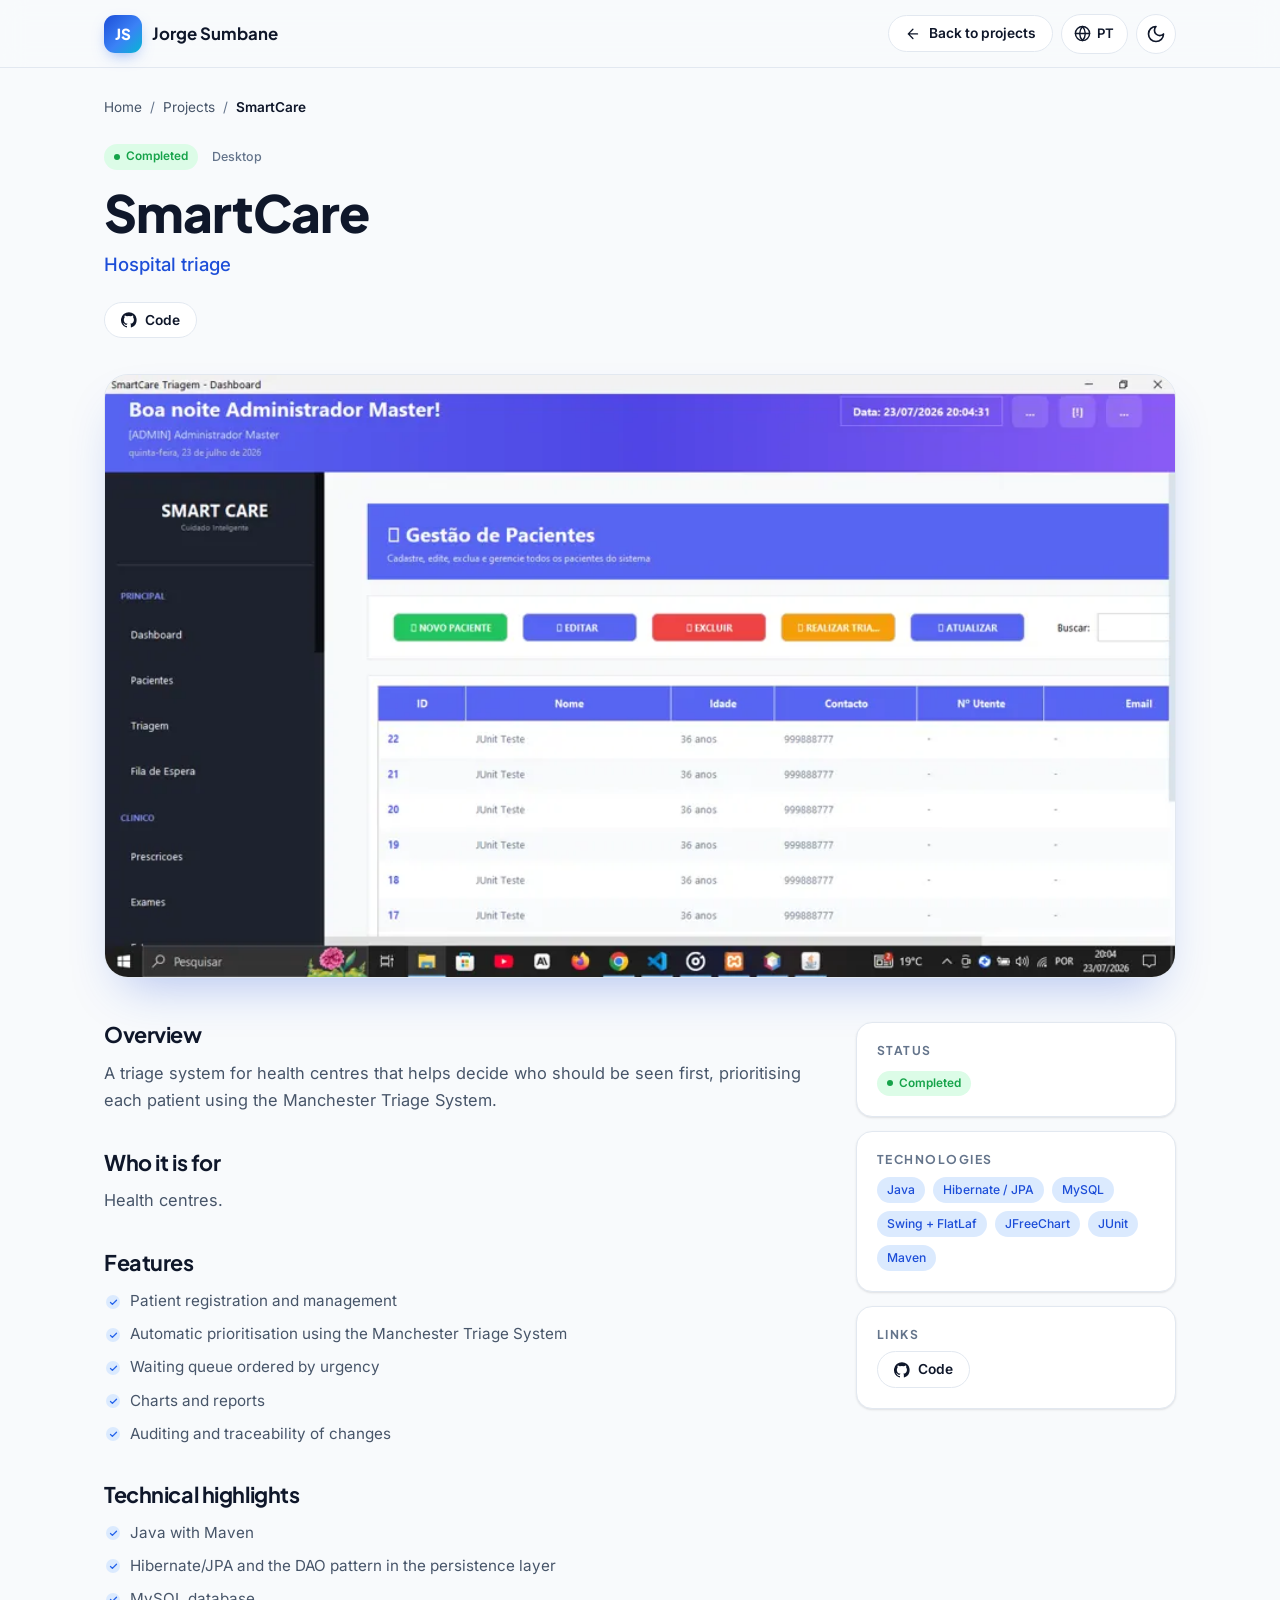
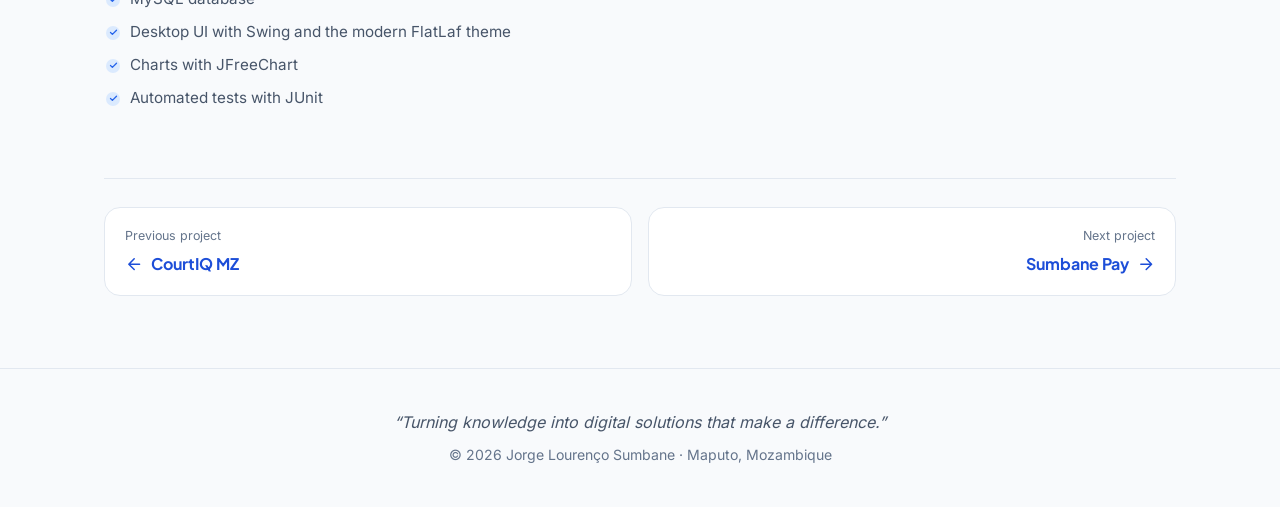
<file: pages/smartcare.html>
<!DOCTYPE html>
<html lang="pt" data-title-en="SmartCare — Project | Jorge Sumbane">
<head>
    <meta charset="UTF-8">
    <meta name="viewport" content="width=device-width, initial-scale=1.0">
    <title>SmartCare — Projeto | Jorge Sumbane</title>
    <meta name="description" content="Triagem hospitalar. Sistema de triagem para centros de saúde que ajuda a decidir quem deve ser atendido primeiro, classificando a prioridade de cada paciente com base no Protocolo de Manchester.">
    <meta name="author" content="Jorge Lourenço Sumbane">
    <meta name="theme-color" content="#1e3a8a">
    <link rel="canonical" href="https://jorgesumbane22.github.io/portfolio-Jorge-Sumbane/pages/smartcare.html">
    <link rel="alternate" hreflang="pt" href="https://jorgesumbane22.github.io/portfolio-Jorge-Sumbane/pages/smartcare.html">
    <link rel="alternate" hreflang="en" href="https://jorgesumbane22.github.io/portfolio-Jorge-Sumbane/pages/smartcare.html?lang=en">

    <meta property="og:type" content="article">
    <meta property="og:locale" content="pt_MZ">
    <meta property="og:locale:alternate" content="en_GB">
    <meta property="og:url" content="https://jorgesumbane22.github.io/portfolio-Jorge-Sumbane/pages/smartcare.html">
    <meta property="og:title" content="SmartCare — Jorge Sumbane">
    <meta property="og:description" content="Triagem hospitalar. Sistema de triagem para centros de saúde que ajuda a decidir quem deve ser atendido primeiro, classificando a prioridade de cada paciente com base no Protocolo de Manchester.">
    <meta property="og:image" content="https://jorgesumbane22.github.io/portfolio-Jorge-Sumbane/assets/img/projects/project-smartcare.png">
    <meta name="twitter:card" content="summary_large_image">

    <link rel="icon" type="image/svg+xml" href="../favicon.svg">
    <link rel="apple-touch-icon" href="../assets/img/apple-touch-icon.png">
    <link rel="manifest" href="../site.webmanifest">

    <script>
        (function () {
            var d = document.documentElement, t = null;
            try { t = localStorage.getItem('theme'); } catch (e) {}
            if (!t) t = window.matchMedia('(prefers-color-scheme: dark)').matches ? 'dark' : 'light';
            d.setAttribute('data-theme', t);
        })();
    </script>

    <link rel="preload" href="../assets/fonts/inter-latin.woff2" as="font" type="font/woff2" crossorigin>
    <link rel="preload" href="../assets/fonts/plus-jakarta-sans-latin.woff2" as="font" type="font/woff2" crossorigin>
    <link rel="stylesheet" href="../assets/css/style.css">

    <script type="application/ld+json">
    {
        "@context": "https://schema.org",
        "@type": "CreativeWork",
        "name": "SmartCare",
        "description": "Sistema de triagem para centros de saúde que ajuda a decidir quem deve ser atendido primeiro, classificando a prioridade de cada paciente com base no Protocolo de Manchester.",
        "url": "https://jorgesumbane22.github.io/portfolio-Jorge-Sumbane/pages/smartcare.html",
        "image": "https://jorgesumbane22.github.io/portfolio-Jorge-Sumbane/assets/img/projects/project-smartcare.png",
        "inLanguage": "pt",
        "author": {
            "@type": "Person",
            "name": "Jorge Lourenço Sumbane",
            "url": "https://jorgesumbane22.github.io/portfolio-Jorge-Sumbane/"
        },
        "codeRepository": "https://github.com/jorgeSumbane22/SmartCare-Triagem"
    }
    </script>
</head>
<body class="case-page">

    <svg width="0" height="0" style="position:absolute" aria-hidden="true">
        <symbol id="i-mail" viewBox="0 0 24 24" fill="none" stroke="currentColor" stroke-width="2" stroke-linecap="round" stroke-linejoin="round"><rect x="2" y="4" width="20" height="16" rx="2"/><path d="m22 7-10 6L2 7"/></symbol>
        <symbol id="i-phone" viewBox="0 0 24 24" fill="none" stroke="currentColor" stroke-width="2" stroke-linecap="round" stroke-linejoin="round"><path d="M22 16.92v3a2 2 0 0 1-2.18 2 19.79 19.79 0 0 1-8.63-3.07 19.5 19.5 0 0 1-6-6 19.79 19.79 0 0 1-3.07-8.67A2 2 0 0 1 4.11 2h3a2 2 0 0 1 2 1.72c.13.96.36 1.9.7 2.81a2 2 0 0 1-.45 2.11L8.09 9.91a16 16 0 0 0 6 6l1.27-1.27a2 2 0 0 1 2.11-.45c.91.34 1.85.57 2.81.7A2 2 0 0 1 22 16.92z"/></symbol>
        <symbol id="i-pin" viewBox="0 0 24 24" fill="none" stroke="currentColor" stroke-width="2" stroke-linecap="round" stroke-linejoin="round"><path d="M20 10c0 6-8 12-8 12s-8-6-8-12a8 8 0 0 1 16 0Z"/><circle cx="12" cy="10" r="3"/></symbol>
        <symbol id="i-arrow" viewBox="0 0 24 24" fill="none" stroke="currentColor" stroke-width="2" stroke-linecap="round" stroke-linejoin="round"><path d="M5 12h14M12 5l7 7-7 7"/></symbol>
        <symbol id="i-up" viewBox="0 0 24 24" fill="none" stroke="currentColor" stroke-width="2.4" stroke-linecap="round" stroke-linejoin="round"><path d="M12 19V5M5 12l7-7 7 7"/></symbol>
        <symbol id="i-sun" viewBox="0 0 24 24" fill="none" stroke="currentColor" stroke-width="2" stroke-linecap="round" stroke-linejoin="round"><circle cx="12" cy="12" r="4"/><path d="M12 2v2M12 20v2M4.93 4.93l1.41 1.41M17.66 17.66l1.41 1.41M2 12h2M20 12h2M6.34 17.66l-1.41 1.41M19.07 4.93l-1.41 1.41"/></symbol>
        <symbol id="i-moon" viewBox="0 0 24 24" fill="none" stroke="currentColor" stroke-width="2" stroke-linecap="round" stroke-linejoin="round"><path d="M12 3a6 6 0 0 0 9 9 9 9 0 1 1-9-9Z"/></symbol>
        <symbol id="i-menu" viewBox="0 0 24 24" fill="none" stroke="currentColor" stroke-width="2" stroke-linecap="round"><path d="M4 7h16M4 12h16M4 17h16"/></symbol>
        <symbol id="i-close" viewBox="0 0 24 24" fill="none" stroke="currentColor" stroke-width="2" stroke-linecap="round"><path d="M18 6 6 18M6 6l12 12"/></symbol>
        <symbol id="i-send" viewBox="0 0 24 24" fill="none" stroke="currentColor" stroke-width="2" stroke-linecap="round" stroke-linejoin="round"><path d="m22 2-7 20-4-9-9-4Z"/><path d="M22 2 11 13"/></symbol>
        <symbol id="i-check" viewBox="0 0 24 24" fill="none" stroke="currentColor" stroke-width="2.4" stroke-linecap="round" stroke-linejoin="round"><path d="M20 6 9 17l-5-5"/></symbol>
        <symbol id="i-cap" viewBox="0 0 24 24" fill="none" stroke="currentColor" stroke-width="2" stroke-linecap="round" stroke-linejoin="round"><path d="M22 10 12 5 2 10l10 5 10-5Z"/><path d="M6 12v5c3 2 9 2 12 0v-5"/></symbol>
        <symbol id="i-award" viewBox="0 0 24 24" fill="none" stroke="currentColor" stroke-width="2" stroke-linecap="round" stroke-linejoin="round"><circle cx="12" cy="8" r="6"/><path d="M15.48 12.89 17 22l-5-3-5 3 1.52-9.11"/></symbol>
        <symbol id="i-code" viewBox="0 0 24 24" fill="none" stroke="currentColor" stroke-width="2" stroke-linecap="round" stroke-linejoin="round"><path d="m16 18 6-6-6-6M8 6l-6 6 6 6"/></symbol>
        <symbol id="i-server" viewBox="0 0 24 24" fill="none" stroke="currentColor" stroke-width="2" stroke-linecap="round" stroke-linejoin="round"><rect x="2" y="3" width="20" height="8" rx="2"/><rect x="2" y="13" width="20" height="8" rx="2"/><path d="M6 7h.01M6 17h.01"/></symbol>
        <symbol id="i-db" viewBox="0 0 24 24" fill="none" stroke="currentColor" stroke-width="2" stroke-linecap="round" stroke-linejoin="round"><ellipse cx="12" cy="5" rx="9" ry="3"/><path d="M3 5v14c0 1.66 4 3 9 3s9-1.34 9-3V5"/><path d="M3 12c0 1.66 4 3 9 3s9-1.34 9-3"/></symbol>
        <symbol id="i-tool" viewBox="0 0 24 24" fill="none" stroke="currentColor" stroke-width="2" stroke-linecap="round" stroke-linejoin="round"><path d="M14.7 6.3a1 1 0 0 0 0 1.4l1.6 1.6a1 1 0 0 0 1.4 0l3.77-3.77a6 6 0 0 1-7.94 7.94l-6.91 6.91a2.12 2.12 0 0 1-3-3l6.91-6.91a6 6 0 0 1 7.94-7.94l-3.76 3.76z"/></symbol>
        <symbol id="i-spark" viewBox="0 0 24 24" fill="none" stroke="currentColor" stroke-width="2" stroke-linecap="round" stroke-linejoin="round"><path d="M12 3v3M12 18v3M3 12h3M18 12h3M5.6 5.6l2.1 2.1M16.3 16.3l2.1 2.1M5.6 18.4l2.1-2.1M16.3 7.7l2.1-2.1"/></symbol>
        <symbol id="i-github" viewBox="0 0 24 24" fill="currentColor"><path d="M12 .3a12 12 0 0 0-3.8 23.38c.6.12.83-.26.83-.57L9 21.07c-3.34.72-4.04-1.61-4.04-1.61-.55-1.39-1.34-1.76-1.34-1.76-1.08-.74.09-.73.09-.73 1.2.09 1.83 1.24 1.83 1.24 1.07 1.83 2.81 1.3 3.5 1 .1-.78.42-1.31.76-1.61-2.67-.3-5.47-1.33-5.47-5.93 0-1.31.47-2.38 1.24-3.22-.14-.3-.54-1.52.1-3.18 0 0 1-.32 3.3 1.23a11.5 11.5 0 0 1 6 0c2.28-1.55 3.29-1.23 3.29-1.23.64 1.66.24 2.88.12 3.18a4.65 4.65 0 0 1 1.23 3.22c0 4.61-2.8 5.63-5.48 5.92.42.36.81 1.1.81 2.22l-.01 3.29c0 .31.2.69.82.57A12 12 0 0 0 12 .3"/></symbol>
        <symbol id="i-linkedin" viewBox="0 0 24 24" fill="currentColor"><path d="M20.45 20.45h-3.56v-5.57c0-1.33-.02-3.04-1.85-3.04-1.85 0-2.14 1.45-2.14 2.94v5.67H9.35V9h3.41v1.56h.05c.48-.9 1.64-1.85 3.37-1.85 3.6 0 4.27 2.37 4.27 5.46v6.28zM5.34 7.43a2.06 2.06 0 1 1 0-4.13 2.06 2.06 0 0 1 0 4.13zm1.78 13.02H3.56V9h3.56v11.45zM22.23 0H1.77C.79 0 0 .77 0 1.73v20.54C0 23.23.79 24 1.77 24h20.45c.98 0 1.78-.77 1.78-1.73V1.73C24 .77 23.2 0 22.22 0z"/></symbol>
        <symbol id="i-info" viewBox="0 0 24 24" fill="none" stroke="currentColor" stroke-width="2" stroke-linecap="round" stroke-linejoin="round"><circle cx="12" cy="12" r="10"/><path d="M12 16v-4M12 8h.01"/></symbol>
        <symbol id="i-globe" viewBox="0 0 24 24" fill="none" stroke="currentColor" stroke-width="2" stroke-linecap="round" stroke-linejoin="round"><circle cx="12" cy="12" r="10"/><path d="M2 12h20M12 2a15.3 15.3 0 0 1 4 10 15.3 15.3 0 0 1-4 10 15.3 15.3 0 0 1-4-10 15.3 15.3 0 0 1 4-10z"/></symbol>
        <symbol id="i-star" viewBox="0 0 24 24" fill="none" stroke="currentColor" stroke-width="2" stroke-linecap="round" stroke-linejoin="round"><path d="m12 2 3.09 6.26L22 9.27l-5 4.87 1.18 6.88L12 17.77l-6.18 3.25L7 14.14 2 9.27l6.91-1.01L12 2z"/></symbol>
        <symbol id="i-clock" viewBox="0 0 24 24" fill="none" stroke="currentColor" stroke-width="2" stroke-linecap="round" stroke-linejoin="round"><circle cx="12" cy="12" r="10"/><path d="M12 6v6l4 2"/></symbol>
        <symbol id="i-repo" viewBox="0 0 24 24" fill="none" stroke="currentColor" stroke-width="2" stroke-linecap="round" stroke-linejoin="round"><path d="M4 19.5A2.5 2.5 0 0 1 6.5 17H20V3H6.5A2.5 2.5 0 0 0 4 5.5z"/><path d="M4 19.5V21h16"/></symbol>
        <symbol id="i-search" viewBox="0 0 24 24" fill="none" stroke="currentColor" stroke-width="2" stroke-linecap="round" stroke-linejoin="round"><circle cx="11" cy="11" r="7"/><path d="m20 20-3.5-3.5"/></symbol>
        <symbol id="i-copy" viewBox="0 0 24 24" fill="none" stroke="currentColor" stroke-width="2" stroke-linecap="round" stroke-linejoin="round"><rect x="9" y="9" width="13" height="13" rx="2"/><path d="M5 15H4a2 2 0 0 1-2-2V4a2 2 0 0 1 2-2h9a2 2 0 0 1 2 2v1"/></symbol>
        <symbol id="i-file" viewBox="0 0 24 24" fill="none" stroke="currentColor" stroke-width="2" stroke-linecap="round" stroke-linejoin="round"><path d="M14 2H6a2 2 0 0 0-2 2v16a2 2 0 0 0 2 2h12a2 2 0 0 0 2-2V8z"/><path d="M14 2v6h6M8 13h8M8 17h5"/></symbol>
        <symbol id="i-layers" viewBox="0 0 24 24" fill="none" stroke="currentColor" stroke-width="2" stroke-linecap="round" stroke-linejoin="round"><path d="m12 2 10 5-10 5L2 7z"/><path d="m2 17 10 5 10-5M2 12l10 5 10-5"/></symbol>
        <symbol id="i-download" viewBox="0 0 24 24" fill="none" stroke="currentColor" stroke-width="2" stroke-linecap="round" stroke-linejoin="round"><path d="M21 15v4a2 2 0 0 1-2 2H5a2 2 0 0 1-2-2v-4"/><path d="m7 10 5 5 5-5M12 15V3"/></symbol>
        <symbol id="i-facebook" viewBox="0 0 24 24" fill="currentColor"><path d="M24 12.07C24 5.41 18.63 0 12 0S0 5.4 0 12.07C0 18.1 4.39 23.1 10.13 24v-8.44H7.08v-3.49h3.04V9.41c0-3.02 1.8-4.7 4.54-4.7 1.31 0 2.68.24 2.68.24v2.97h-1.5c-1.5 0-1.96.93-1.96 1.89v2.26h3.32l-.53 3.5h-2.8V24C19.62 23.1 24 18.1 24 12.07"/></symbol>
        <symbol id="i-instagram" viewBox="0 0 24 24" fill="none" stroke="currentColor" stroke-width="2" stroke-linecap="round" stroke-linejoin="round"><rect x="2" y="2" width="20" height="20" rx="5.5"/><circle cx="12" cy="12" r="4.2"/><circle cx="17.6" cy="6.4" r=".6" fill="currentColor"/></symbol>
        <symbol id="i-whatsapp" viewBox="0 0 24 24" fill="currentColor"><path d="M17.47 14.38c-.3-.15-1.76-.87-2.03-.97-.27-.1-.47-.15-.67.15-.2.3-.77.97-.94 1.16-.17.2-.35.22-.64.08-.3-.15-1.26-.46-2.39-1.48-.88-.79-1.48-1.76-1.65-2.06-.17-.3-.02-.46.13-.6.13-.14.3-.35.45-.52.15-.18.2-.3.3-.5.1-.2.05-.37-.03-.52-.07-.15-.67-1.61-.91-2.2-.24-.58-.49-.5-.67-.51h-.57c-.2 0-.52.07-.8.37-.27.3-1.04 1.02-1.04 2.48s1.07 2.88 1.21 3.07c.15.2 2.1 3.2 5.08 4.49.71.31 1.26.49 1.7.63.71.22 1.36.19 1.87.12.57-.09 1.76-.72 2-1.42.25-.69.25-1.29.18-1.41-.08-.13-.28-.2-.57-.35m-5.42 7.4a9.87 9.87 0 0 1-5.03-1.38l-.36-.21-3.74.98 1-3.65-.24-.37a9.86 9.86 0 0 1-1.51-5.26c0-5.45 4.44-9.88 9.89-9.88 2.64 0 5.12 1.03 6.99 2.9a9.83 9.83 0 0 1 2.89 6.99c0 5.45-4.44 9.88-9.89 9.88m8.41-18.3A11.82 11.82 0 0 0 12.05 0C5.5 0 .16 5.34.16 11.89c0 2.1.55 4.14 1.59 5.95L.06 24l6.3-1.65a11.88 11.88 0 0 0 5.68 1.45h.01c6.55 0 11.89-5.34 11.89-11.89a11.82 11.82 0 0 0-3.48-8.41z"/></symbol>
    </svg>

    <a class="skip-link" href="#conteudo">Saltar para o conteúdo</a>

    <header class="header is-scrolled" id="header">
        <div class="container header-inner">
            <a href="../index.html" class="brand" aria-label="Início">
                <span class="brand-mark">JS</span>
                <span class="brand-name">Jorge Sumbane</span>
            </a>
            <div class="header-actions">
                <a class="btn btn-ghost btn-sm back-link" href="../index.html#projetos" aria-label="Voltar aos projetos">
                    <svg class="icon icon-flip" aria-hidden="true"><use href="#i-arrow"/></svg>
                    <span>Voltar aos projetos</span>
                </a>
                <button class="lang-btn" id="langToggle" type="button" aria-label="Mudar para inglês" title="English / Português">
                    <svg class="icon" aria-hidden="true"><use href="#i-globe"/></svg>
                    <span id="langLabel">EN</span>
                </button>
                <button class="icon-btn" id="themeToggle" type="button" aria-label="Alternar tema claro/escuro">
                    <svg class="icon icon-moon" aria-hidden="true"><use href="#i-moon"/></svg>
                    <svg class="icon icon-sun" aria-hidden="true"><use href="#i-sun"/></svg>
                </button>
            </div>
        </div>
    </header>

    <main id="conteudo" class="case">
        <div class="container">
            <nav class="breadcrumb" aria-label="Caminho">
                <a href="../index.html">Início</a>
                <span aria-hidden="true">/</span>
                <a href="../index.html#projetos">Projetos</a>
                <span aria-hidden="true">/</span>
                <span aria-current="page">SmartCare</span>
            </nav>

            <header class="case-hero">
                <div class="project-meta"><span class="badge badge-done">Concluído</span><span class="project-kind">Desktop</span></div>
                <h1 class="case-title">SmartCare</h1>
                <p class="case-sub">Triagem hospitalar</p>
                <div class="project-links">
                    <a class="btn btn-ghost btn-sm" href="https://github.com/jorgeSumbane22/SmartCare-Triagem" target="_blank" rel="noopener noreferrer"><svg class="icon" aria-hidden="true"><use href="#i-github"/></svg> Código</a>
                </div>
            </header>

            <figure class="case-figure">
                <img src="../assets/img/projects/project-smartcare.webp" alt="Ecrã do módulo SmartCare" width="900" height="560" fetchpriority="high">
            </figure>

            <div class="case-grid">
                <article class="case-main">
                    <section class="case-section">
                        <h2>Visão geral</h2>
                        <p>Sistema de triagem para centros de saúde que ajuda a decidir quem deve ser atendido primeiro, classificando a prioridade de cada paciente com base no Protocolo de Manchester.</p>
                    </section>

                    <section class="case-section">
                        <h2>Para quem</h2>
                        <p>Centros de saúde.</p>
                    </section>

                    <section class="case-section">
                        <h2>Funcionalidades</h2>
                        <ul class="detail-list">
                            <li>Registo e gestão de pacientes</li>
                            <li>Classificação automática da prioridade pelo Protocolo de Manchester</li>
                            <li>Fila de atendimento ordenada por urgência</li>
                            <li>Gráficos e relatórios</li>
                            <li>Auditoria e rastreabilidade das alterações</li>
                        </ul>
                    </section>

                    <section class="case-section">
                        <h2>Destaques técnicos</h2>
                        <ul class="detail-list">
                            <li>Java com Maven</li>
                            <li>Hibernate/JPA e padrão DAO na camada de persistência</li>
                            <li>Base de dados MySQL</li>
                            <li>Interface desktop com Swing e o tema moderno FlatLaf</li>
                            <li>Gráficos com JFreeChart</li>
                            <li>Testes automáticos com JUnit</li>
                        </ul>
                    </section>

                    <!-- DESAFIOS, SOLUÇÕES E APRENDIZAGENS — por preencher com informação real.
                    <section class="case-section">
                        <h2>Desafios e soluções</h2>
                        <div class="case-challenge">
                            <h3>Desafio</h3>
                            <p>O que foi difícil e como foi resolvido.</p>
                        </div>
                    </section>
                    -->
                </article>

                <aside class="case-aside">
                    <div class="case-card">
                        <h2>Estado</h2>
                        <span class="badge badge-done">Concluído</span>
                    </div>
                    <div class="case-card">
                        <h2>Tecnologias</h2>
                        <ul class="chips chips-sm"><li>Java</li><li>Hibernate / JPA</li><li>MySQL</li><li>Swing + FlatLaf</li><li>JFreeChart</li><li>JUnit</li><li>Maven</li></ul>
                    </div>
                    <div class="case-card">
                        <h2>Links</h2>
                        <div class="project-links">
                            <a class="btn btn-ghost btn-sm" href="https://github.com/jorgeSumbane22/SmartCare-Triagem" target="_blank" rel="noopener noreferrer"><svg class="icon" aria-hidden="true"><use href="#i-github"/></svg> Código</a>
                        </div>
                    </div>
                </aside>
            </div>

            <nav class="case-nav" aria-label="Outros projetos">
                <a href="courtiq.html" class="case-nav-link">
                    <small>Projeto anterior</small>
                    <span><svg class="icon icon-flip" aria-hidden="true"><use href="#i-arrow"/></svg> CourtIQ MZ</span>
                </a>
                <a href="sumbanepay.html" class="case-nav-link case-nav-next">
                    <small>Projeto seguinte</small>
                    <span>Sumbane Pay <svg class="icon" aria-hidden="true"><use href="#i-arrow"/></svg></span>
                </a>
            </nav>
        </div>
    </main>

    <footer class="footer">
        <div class="container footer-inner">
            <p class="footer-quote">“Transformar conhecimento em soluções digitais que fazem a diferença.”</p>
            <p class="footer-copy">© <span id="year">2026</span> Jorge Lourenço Sumbane · Maputo, Moçambique</p>
        </div>
    </footer>

    <script src="../assets/js/i18n.js" defer></script>
    <script src="../assets/js/page.js" defer></script>
</body>
</html>
</file>
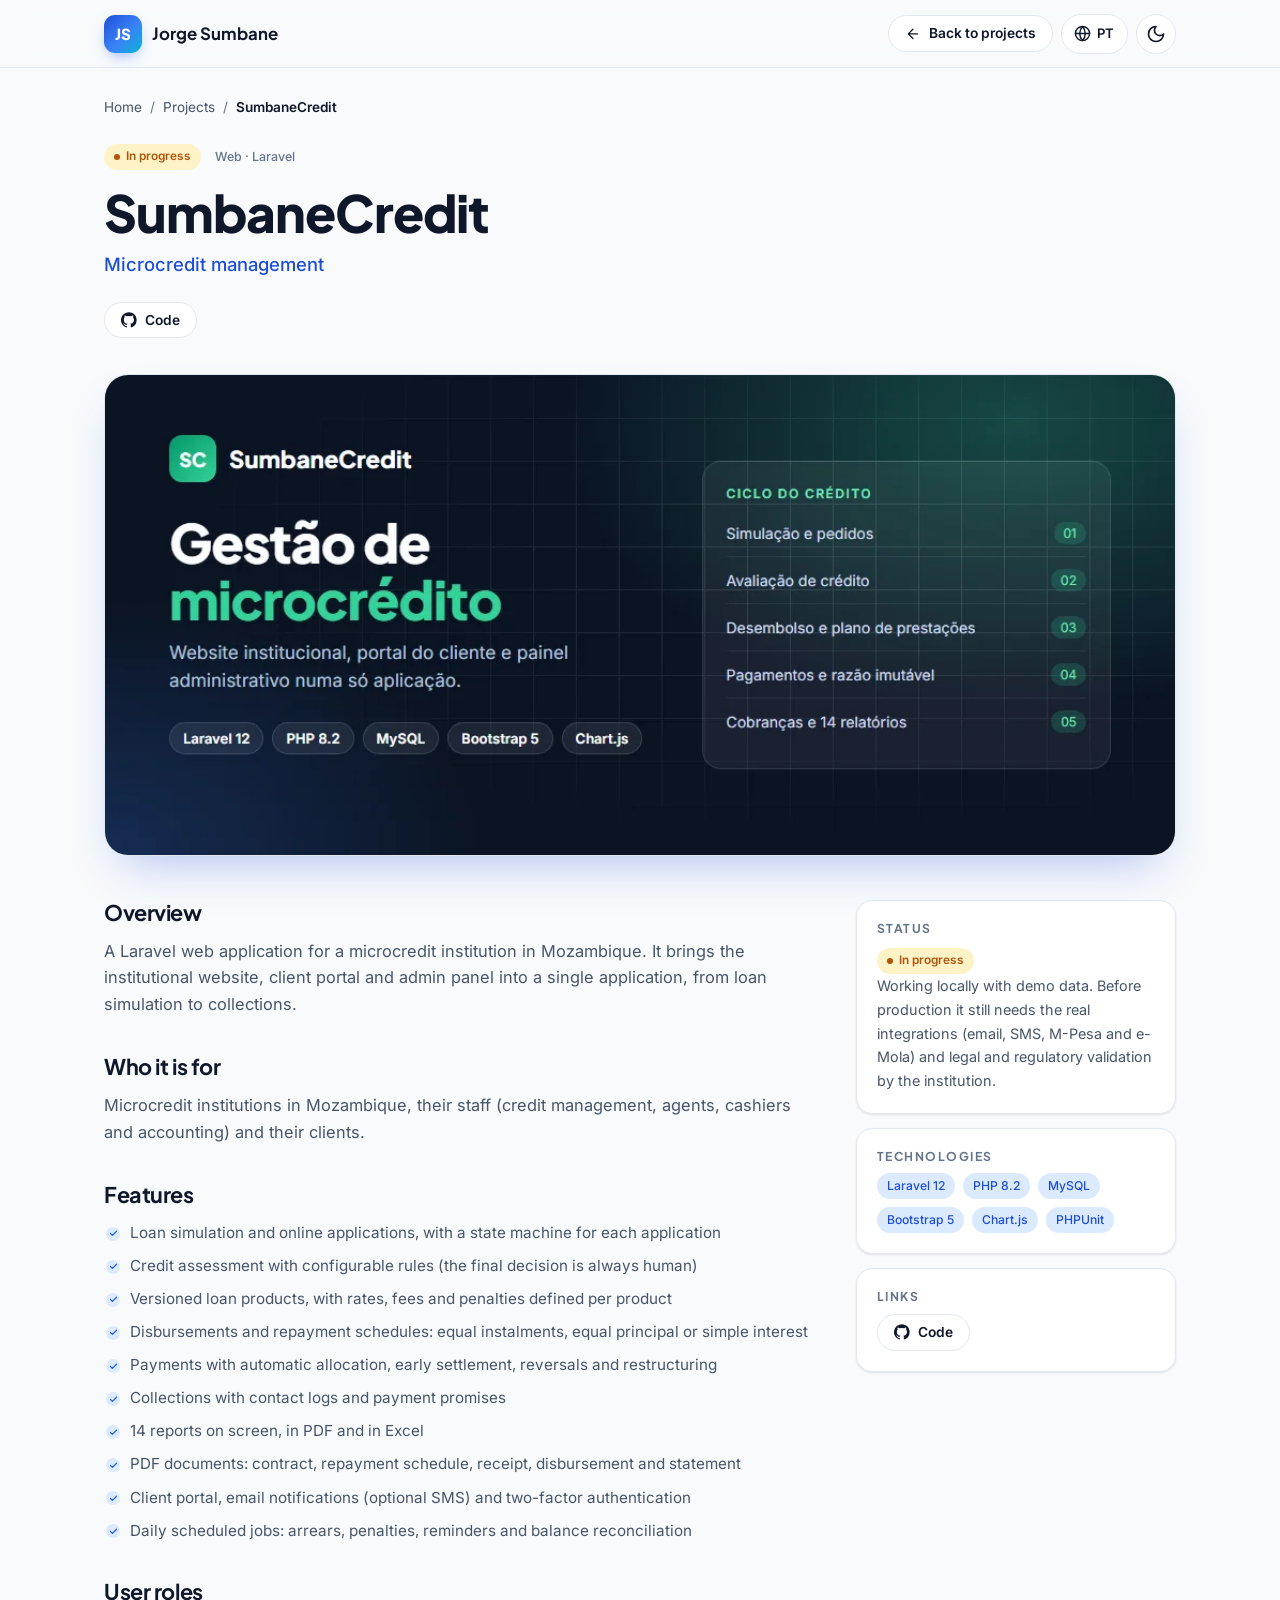
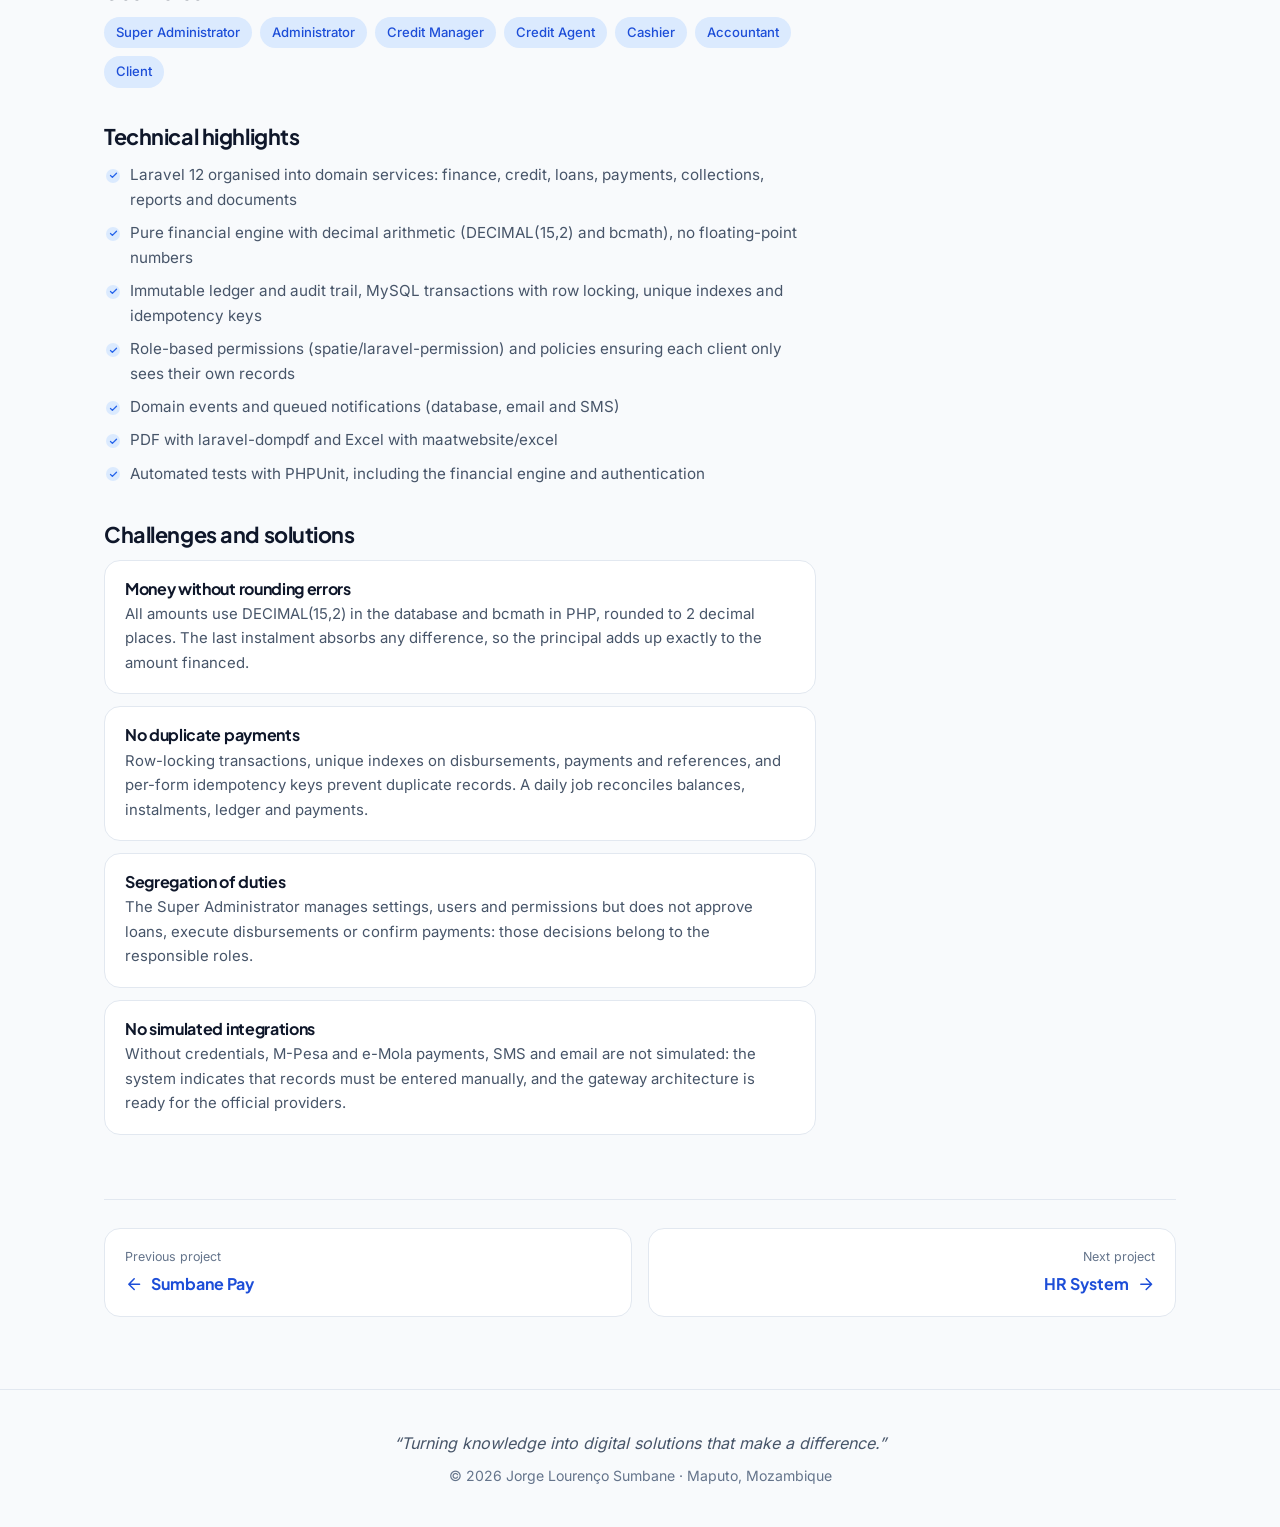
<file: pages/sumbanecredit.html>
<!DOCTYPE html>
<html lang="pt" data-title-en="SumbaneCredit — Project | Jorge Sumbane">
<head>
    <meta charset="UTF-8">
    <meta name="viewport" content="width=device-width, initial-scale=1.0">
    <title>SumbaneCredit — Projeto | Jorge Sumbane</title>
    <meta name="description" content="Gestão de microcrédito. Aplicação web em Laravel para uma instituição de microcrédito em Moçambique. Junta numa só aplicação o website institucional, o portal do cliente e o painel administrativo, da simulação do crédito à cobrança.">
    <meta name="author" content="Jorge Lourenço Sumbane">
    <meta name="theme-color" content="#1e3a8a">
    <link rel="canonical" href="https://jorgesumbane22.github.io/portfolio-Jorge-Sumbane/pages/sumbanecredit.html">
    <link rel="alternate" hreflang="pt" href="https://jorgesumbane22.github.io/portfolio-Jorge-Sumbane/pages/sumbanecredit.html">
    <link rel="alternate" hreflang="en" href="https://jorgesumbane22.github.io/portfolio-Jorge-Sumbane/pages/sumbanecredit.html?lang=en">

    <meta property="og:type" content="article">
    <meta property="og:locale" content="pt_MZ">
    <meta property="og:locale:alternate" content="en_GB">
    <meta property="og:url" content="https://jorgesumbane22.github.io/portfolio-Jorge-Sumbane/pages/sumbanecredit.html">
    <meta property="og:title" content="SumbaneCredit — Jorge Sumbane">
    <meta property="og:description" content="Gestão de microcrédito. Aplicação web em Laravel para uma instituição de microcrédito em Moçambique. Junta numa só aplicação o website institucional, o portal do cliente e o painel administrativo, da simulação do crédito à cobrança.">
    <meta property="og:image" content="https://jorgesumbane22.github.io/portfolio-Jorge-Sumbane/assets/img/sumbanecredit.webp">
    <meta name="twitter:card" content="summary_large_image">

    <link rel="icon" type="image/svg+xml" href="../favicon.svg">
    <link rel="apple-touch-icon" href="../assets/img/apple-touch-icon.png">
    <link rel="manifest" href="../site.webmanifest">

    <script>
        (function () {
            var d = document.documentElement, t = null;
            try { t = localStorage.getItem('theme'); } catch (e) {}
            if (!t) t = window.matchMedia('(prefers-color-scheme: dark)').matches ? 'dark' : 'light';
            d.setAttribute('data-theme', t);
        })();
    </script>

    <link rel="preload" href="../assets/fonts/inter-latin.woff2" as="font" type="font/woff2" crossorigin>
    <link rel="preload" href="../assets/fonts/plus-jakarta-sans-latin.woff2" as="font" type="font/woff2" crossorigin>
    <link rel="stylesheet" href="../assets/css/style.css">

    <script type="application/ld+json">
    {
        "@context": "https://schema.org",
        "@type": "CreativeWork",
        "name": "SumbaneCredit",
        "description": "Aplicação web em Laravel para uma instituição de microcrédito em Moçambique. Junta numa só aplicação o website institucional, o portal do cliente e o painel administrativo, da simulação do crédito à cobrança.",
        "url": "https://jorgesumbane22.github.io/portfolio-Jorge-Sumbane/pages/sumbanecredit.html",
        "image": "https://jorgesumbane22.github.io/portfolio-Jorge-Sumbane/assets/img/sumbanecredit.webp",
        "inLanguage": "pt",
        "author": {
            "@type": "Person",
            "name": "Jorge Lourenço Sumbane",
            "url": "https://jorgesumbane22.github.io/portfolio-Jorge-Sumbane/"
        },
        "codeRepository": "https://github.com/jorgeSumbane22/SumbaneCredit"
    }
    </script>
</head>
<body class="case-page">

    <svg width="0" height="0" style="position:absolute" aria-hidden="true">
        <symbol id="i-mail" viewBox="0 0 24 24" fill="none" stroke="currentColor" stroke-width="2" stroke-linecap="round" stroke-linejoin="round"><rect x="2" y="4" width="20" height="16" rx="2"/><path d="m22 7-10 6L2 7"/></symbol>
        <symbol id="i-phone" viewBox="0 0 24 24" fill="none" stroke="currentColor" stroke-width="2" stroke-linecap="round" stroke-linejoin="round"><path d="M22 16.92v3a2 2 0 0 1-2.18 2 19.79 19.79 0 0 1-8.63-3.07 19.5 19.5 0 0 1-6-6 19.79 19.79 0 0 1-3.07-8.67A2 2 0 0 1 4.11 2h3a2 2 0 0 1 2 1.72c.13.96.36 1.9.7 2.81a2 2 0 0 1-.45 2.11L8.09 9.91a16 16 0 0 0 6 6l1.27-1.27a2 2 0 0 1 2.11-.45c.91.34 1.85.57 2.81.7A2 2 0 0 1 22 16.92z"/></symbol>
        <symbol id="i-pin" viewBox="0 0 24 24" fill="none" stroke="currentColor" stroke-width="2" stroke-linecap="round" stroke-linejoin="round"><path d="M20 10c0 6-8 12-8 12s-8-6-8-12a8 8 0 0 1 16 0Z"/><circle cx="12" cy="10" r="3"/></symbol>
        <symbol id="i-arrow" viewBox="0 0 24 24" fill="none" stroke="currentColor" stroke-width="2" stroke-linecap="round" stroke-linejoin="round"><path d="M5 12h14M12 5l7 7-7 7"/></symbol>
        <symbol id="i-up" viewBox="0 0 24 24" fill="none" stroke="currentColor" stroke-width="2.4" stroke-linecap="round" stroke-linejoin="round"><path d="M12 19V5M5 12l7-7 7 7"/></symbol>
        <symbol id="i-sun" viewBox="0 0 24 24" fill="none" stroke="currentColor" stroke-width="2" stroke-linecap="round" stroke-linejoin="round"><circle cx="12" cy="12" r="4"/><path d="M12 2v2M12 20v2M4.93 4.93l1.41 1.41M17.66 17.66l1.41 1.41M2 12h2M20 12h2M6.34 17.66l-1.41 1.41M19.07 4.93l-1.41 1.41"/></symbol>
        <symbol id="i-moon" viewBox="0 0 24 24" fill="none" stroke="currentColor" stroke-width="2" stroke-linecap="round" stroke-linejoin="round"><path d="M12 3a6 6 0 0 0 9 9 9 9 0 1 1-9-9Z"/></symbol>
        <symbol id="i-menu" viewBox="0 0 24 24" fill="none" stroke="currentColor" stroke-width="2" stroke-linecap="round"><path d="M4 7h16M4 12h16M4 17h16"/></symbol>
        <symbol id="i-close" viewBox="0 0 24 24" fill="none" stroke="currentColor" stroke-width="2" stroke-linecap="round"><path d="M18 6 6 18M6 6l12 12"/></symbol>
        <symbol id="i-send" viewBox="0 0 24 24" fill="none" stroke="currentColor" stroke-width="2" stroke-linecap="round" stroke-linejoin="round"><path d="m22 2-7 20-4-9-9-4Z"/><path d="M22 2 11 13"/></symbol>
        <symbol id="i-check" viewBox="0 0 24 24" fill="none" stroke="currentColor" stroke-width="2.4" stroke-linecap="round" stroke-linejoin="round"><path d="M20 6 9 17l-5-5"/></symbol>
        <symbol id="i-cap" viewBox="0 0 24 24" fill="none" stroke="currentColor" stroke-width="2" stroke-linecap="round" stroke-linejoin="round"><path d="M22 10 12 5 2 10l10 5 10-5Z"/><path d="M6 12v5c3 2 9 2 12 0v-5"/></symbol>
        <symbol id="i-award" viewBox="0 0 24 24" fill="none" stroke="currentColor" stroke-width="2" stroke-linecap="round" stroke-linejoin="round"><circle cx="12" cy="8" r="6"/><path d="M15.48 12.89 17 22l-5-3-5 3 1.52-9.11"/></symbol>
        <symbol id="i-code" viewBox="0 0 24 24" fill="none" stroke="currentColor" stroke-width="2" stroke-linecap="round" stroke-linejoin="round"><path d="m16 18 6-6-6-6M8 6l-6 6 6 6"/></symbol>
        <symbol id="i-server" viewBox="0 0 24 24" fill="none" stroke="currentColor" stroke-width="2" stroke-linecap="round" stroke-linejoin="round"><rect x="2" y="3" width="20" height="8" rx="2"/><rect x="2" y="13" width="20" height="8" rx="2"/><path d="M6 7h.01M6 17h.01"/></symbol>
        <symbol id="i-db" viewBox="0 0 24 24" fill="none" stroke="currentColor" stroke-width="2" stroke-linecap="round" stroke-linejoin="round"><ellipse cx="12" cy="5" rx="9" ry="3"/><path d="M3 5v14c0 1.66 4 3 9 3s9-1.34 9-3V5"/><path d="M3 12c0 1.66 4 3 9 3s9-1.34 9-3"/></symbol>
        <symbol id="i-tool" viewBox="0 0 24 24" fill="none" stroke="currentColor" stroke-width="2" stroke-linecap="round" stroke-linejoin="round"><path d="M14.7 6.3a1 1 0 0 0 0 1.4l1.6 1.6a1 1 0 0 0 1.4 0l3.77-3.77a6 6 0 0 1-7.94 7.94l-6.91 6.91a2.12 2.12 0 0 1-3-3l6.91-6.91a6 6 0 0 1 7.94-7.94l-3.76 3.76z"/></symbol>
        <symbol id="i-spark" viewBox="0 0 24 24" fill="none" stroke="currentColor" stroke-width="2" stroke-linecap="round" stroke-linejoin="round"><path d="M12 3v3M12 18v3M3 12h3M18 12h3M5.6 5.6l2.1 2.1M16.3 16.3l2.1 2.1M5.6 18.4l2.1-2.1M16.3 7.7l2.1-2.1"/></symbol>
        <symbol id="i-github" viewBox="0 0 24 24" fill="currentColor"><path d="M12 .3a12 12 0 0 0-3.8 23.38c.6.12.83-.26.83-.57L9 21.07c-3.34.72-4.04-1.61-4.04-1.61-.55-1.39-1.34-1.76-1.34-1.76-1.08-.74.09-.73.09-.73 1.2.09 1.83 1.24 1.83 1.24 1.07 1.83 2.81 1.3 3.5 1 .1-.78.42-1.31.76-1.61-2.67-.3-5.47-1.33-5.47-5.93 0-1.31.47-2.38 1.24-3.22-.14-.3-.54-1.52.1-3.18 0 0 1-.32 3.3 1.23a11.5 11.5 0 0 1 6 0c2.28-1.55 3.29-1.23 3.29-1.23.64 1.66.24 2.88.12 3.18a4.65 4.65 0 0 1 1.23 3.22c0 4.61-2.8 5.63-5.48 5.92.42.36.81 1.1.81 2.22l-.01 3.29c0 .31.2.69.82.57A12 12 0 0 0 12 .3"/></symbol>
        <symbol id="i-linkedin" viewBox="0 0 24 24" fill="currentColor"><path d="M20.45 20.45h-3.56v-5.57c0-1.33-.02-3.04-1.85-3.04-1.85 0-2.14 1.45-2.14 2.94v5.67H9.35V9h3.41v1.56h.05c.48-.9 1.64-1.85 3.37-1.85 3.6 0 4.27 2.37 4.27 5.46v6.28zM5.34 7.43a2.06 2.06 0 1 1 0-4.13 2.06 2.06 0 0 1 0 4.13zm1.78 13.02H3.56V9h3.56v11.45zM22.23 0H1.77C.79 0 0 .77 0 1.73v20.54C0 23.23.79 24 1.77 24h20.45c.98 0 1.78-.77 1.78-1.73V1.73C24 .77 23.2 0 22.22 0z"/></symbol>
        <symbol id="i-info" viewBox="0 0 24 24" fill="none" stroke="currentColor" stroke-width="2" stroke-linecap="round" stroke-linejoin="round"><circle cx="12" cy="12" r="10"/><path d="M12 16v-4M12 8h.01"/></symbol>
        <symbol id="i-globe" viewBox="0 0 24 24" fill="none" stroke="currentColor" stroke-width="2" stroke-linecap="round" stroke-linejoin="round"><circle cx="12" cy="12" r="10"/><path d="M2 12h20M12 2a15.3 15.3 0 0 1 4 10 15.3 15.3 0 0 1-4 10 15.3 15.3 0 0 1-4-10 15.3 15.3 0 0 1 4-10z"/></symbol>
        <symbol id="i-star" viewBox="0 0 24 24" fill="none" stroke="currentColor" stroke-width="2" stroke-linecap="round" stroke-linejoin="round"><path d="m12 2 3.09 6.26L22 9.27l-5 4.87 1.18 6.88L12 17.77l-6.18 3.25L7 14.14 2 9.27l6.91-1.01L12 2z"/></symbol>
        <symbol id="i-clock" viewBox="0 0 24 24" fill="none" stroke="currentColor" stroke-width="2" stroke-linecap="round" stroke-linejoin="round"><circle cx="12" cy="12" r="10"/><path d="M12 6v6l4 2"/></symbol>
        <symbol id="i-repo" viewBox="0 0 24 24" fill="none" stroke="currentColor" stroke-width="2" stroke-linecap="round" stroke-linejoin="round"><path d="M4 19.5A2.5 2.5 0 0 1 6.5 17H20V3H6.5A2.5 2.5 0 0 0 4 5.5z"/><path d="M4 19.5V21h16"/></symbol>
        <symbol id="i-search" viewBox="0 0 24 24" fill="none" stroke="currentColor" stroke-width="2" stroke-linecap="round" stroke-linejoin="round"><circle cx="11" cy="11" r="7"/><path d="m20 20-3.5-3.5"/></symbol>
        <symbol id="i-copy" viewBox="0 0 24 24" fill="none" stroke="currentColor" stroke-width="2" stroke-linecap="round" stroke-linejoin="round"><rect x="9" y="9" width="13" height="13" rx="2"/><path d="M5 15H4a2 2 0 0 1-2-2V4a2 2 0 0 1 2-2h9a2 2 0 0 1 2 2v1"/></symbol>
        <symbol id="i-file" viewBox="0 0 24 24" fill="none" stroke="currentColor" stroke-width="2" stroke-linecap="round" stroke-linejoin="round"><path d="M14 2H6a2 2 0 0 0-2 2v16a2 2 0 0 0 2 2h12a2 2 0 0 0 2-2V8z"/><path d="M14 2v6h6M8 13h8M8 17h5"/></symbol>
        <symbol id="i-layers" viewBox="0 0 24 24" fill="none" stroke="currentColor" stroke-width="2" stroke-linecap="round" stroke-linejoin="round"><path d="m12 2 10 5-10 5L2 7z"/><path d="m2 17 10 5 10-5M2 12l10 5 10-5"/></symbol>
        <symbol id="i-download" viewBox="0 0 24 24" fill="none" stroke="currentColor" stroke-width="2" stroke-linecap="round" stroke-linejoin="round"><path d="M21 15v4a2 2 0 0 1-2 2H5a2 2 0 0 1-2-2v-4"/><path d="m7 10 5 5 5-5M12 15V3"/></symbol>
        <symbol id="i-facebook" viewBox="0 0 24 24" fill="currentColor"><path d="M24 12.07C24 5.41 18.63 0 12 0S0 5.4 0 12.07C0 18.1 4.39 23.1 10.13 24v-8.44H7.08v-3.49h3.04V9.41c0-3.02 1.8-4.7 4.54-4.7 1.31 0 2.68.24 2.68.24v2.97h-1.5c-1.5 0-1.96.93-1.96 1.89v2.26h3.32l-.53 3.5h-2.8V24C19.62 23.1 24 18.1 24 12.07"/></symbol>
        <symbol id="i-instagram" viewBox="0 0 24 24" fill="none" stroke="currentColor" stroke-width="2" stroke-linecap="round" stroke-linejoin="round"><rect x="2" y="2" width="20" height="20" rx="5.5"/><circle cx="12" cy="12" r="4.2"/><circle cx="17.6" cy="6.4" r=".6" fill="currentColor"/></symbol>
        <symbol id="i-whatsapp" viewBox="0 0 24 24" fill="currentColor"><path d="M17.47 14.38c-.3-.15-1.76-.87-2.03-.97-.27-.1-.47-.15-.67.15-.2.3-.77.97-.94 1.16-.17.2-.35.22-.64.08-.3-.15-1.26-.46-2.39-1.48-.88-.79-1.48-1.76-1.65-2.06-.17-.3-.02-.46.13-.6.13-.14.3-.35.45-.52.15-.18.2-.3.3-.5.1-.2.05-.37-.03-.52-.07-.15-.67-1.61-.91-2.2-.24-.58-.49-.5-.67-.51h-.57c-.2 0-.52.07-.8.37-.27.3-1.04 1.02-1.04 2.48s1.07 2.88 1.21 3.07c.15.2 2.1 3.2 5.08 4.49.71.31 1.26.49 1.7.63.71.22 1.36.19 1.87.12.57-.09 1.76-.72 2-1.42.25-.69.25-1.29.18-1.41-.08-.13-.28-.2-.57-.35m-5.42 7.4a9.87 9.87 0 0 1-5.03-1.38l-.36-.21-3.74.98 1-3.65-.24-.37a9.86 9.86 0 0 1-1.51-5.26c0-5.45 4.44-9.88 9.89-9.88 2.64 0 5.12 1.03 6.99 2.9a9.83 9.83 0 0 1 2.89 6.99c0 5.45-4.44 9.88-9.89 9.88m8.41-18.3A11.82 11.82 0 0 0 12.05 0C5.5 0 .16 5.34.16 11.89c0 2.1.55 4.14 1.59 5.95L.06 24l6.3-1.65a11.88 11.88 0 0 0 5.68 1.45h.01c6.55 0 11.89-5.34 11.89-11.89a11.82 11.82 0 0 0-3.48-8.41z"/></symbol>
    </svg>

    <a class="skip-link" href="#conteudo">Saltar para o conteúdo</a>

    <header class="header is-scrolled" id="header">
        <div class="container header-inner">
            <a href="../index.html" class="brand" aria-label="Início">
                <span class="brand-mark">JS</span>
                <span class="brand-name">Jorge Sumbane</span>
            </a>
            <div class="header-actions">
                <a class="btn btn-ghost btn-sm back-link" href="../index.html#projetos" aria-label="Voltar aos projetos">
                    <svg class="icon icon-flip" aria-hidden="true"><use href="#i-arrow"/></svg>
                    <span>Voltar aos projetos</span>
                </a>
                <button class="lang-btn" id="langToggle" type="button" aria-label="Mudar para inglês" title="English / Português">
                    <svg class="icon" aria-hidden="true"><use href="#i-globe"/></svg>
                    <span id="langLabel">EN</span>
                </button>
                <button class="icon-btn" id="themeToggle" type="button" aria-label="Alternar tema claro/escuro">
                    <svg class="icon icon-moon" aria-hidden="true"><use href="#i-moon"/></svg>
                    <svg class="icon icon-sun" aria-hidden="true"><use href="#i-sun"/></svg>
                </button>
            </div>
        </div>
    </header>

    <main id="conteudo" class="case">
        <div class="container">
            <nav class="breadcrumb" aria-label="Caminho">
                <a href="../index.html">Início</a>
                <span aria-hidden="true">/</span>
                <a href="../index.html#projetos">Projetos</a>
                <span aria-hidden="true">/</span>
                <span aria-current="page">SumbaneCredit</span>
            </nav>

            <header class="case-hero">
                <div class="project-meta"><span class="badge badge-ongoing">Em desenvolvimento</span><span class="project-kind">Web · Laravel</span></div>
                <h1 class="case-title">SumbaneCredit</h1>
                <p class="case-sub">Gestão de microcrédito</p>
                <div class="project-links">
                    <a class="btn btn-ghost btn-sm" href="https://github.com/jorgeSumbane22/SumbaneCredit" target="_blank" rel="noopener noreferrer"><svg class="icon" aria-hidden="true"><use href="#i-github"/></svg> Código</a>
                </div>
            </header>

            <figure class="case-figure">
                <img src="../assets/img/sumbanecredit.webp" alt="Capa do projeto SumbaneCredit" width="1000" height="448" fetchpriority="high">
            </figure>

            <div class="case-grid">
                <article class="case-main">
                    <section class="case-section">
                        <h2>Visão geral</h2>
                        <p>Aplicação web em Laravel para uma instituição de microcrédito em Moçambique. Junta numa só aplicação o website institucional, o portal do cliente e o painel administrativo, da simulação do crédito à cobrança.</p>
                    </section>

                    <section class="case-section">
                        <h2>Para quem</h2>
                        <p>Instituições de microcrédito em Moçambique, os seus funcionários (gestão de crédito, agentes, caixa e contabilidade) e os seus clientes.</p>
                    </section>

                    <section class="case-section">
                        <h2>Funcionalidades</h2>
                        <ul class="detail-list">
                            <li>Simulação de crédito e pedidos online, com uma máquina de estados para cada pedido</li>
                            <li>Avaliação de crédito com regras configuráveis (a decisão final é sempre humana)</li>
                            <li>Produtos de crédito versionados, com taxas, encargos e penalizações definidos por produto</li>
                            <li>Desembolsos e plano de prestações: prestações constantes, amortização constante ou juros simples</li>
                            <li>Pagamentos com imputação automática, liquidação antecipada, estornos e reestruturação</li>
                            <li>Cobranças com registo de contactos e promessas de pagamento</li>
                            <li>14 relatórios no ecrã, em PDF e em Excel</li>
                            <li>Documentos em PDF: contrato, plano de pagamentos, recibo, desembolso e extrato</li>
                            <li>Portal do cliente, notificações por email (e SMS opcional) e autenticação de dois fatores</li>
                            <li>Tarefas agendadas diárias: atrasos, penalizações, lembretes e reconciliação de saldos</li>
                        </ul>
                    </section>

                    <section class="case-section">
                        <h2>Perfis de utilizador</h2>
                        <ul class="chips"><li>Super Administrador</li><li>Administrador</li><li>Gestor de Crédito</li><li>Agente de Crédito</li><li>Caixa</li><li>Contabilista</li><li>Cliente</li></ul>
                    </section>

                    <section class="case-section">
                        <h2>Destaques técnicos</h2>
                        <ul class="detail-list">
                            <li>Laravel 12 organizado em serviços de domínio: financeiro, crédito, empréstimos, pagamentos, cobranças, relatórios e documentos</li>
                            <li>Motor financeiro puro com aritmética decimal (DECIMAL(15,2) e bcmath), sem números de vírgula flutuante</li>
                            <li>Razão e auditoria imutáveis, transações MySQL com bloqueio de linhas, índices únicos e chaves de idempotência</li>
                            <li>Permissões por perfil (spatie/laravel-permission) e políticas que garantem que cada cliente só vê os seus registos</li>
                            <li>Eventos de domínio e notificações em fila (base de dados, email e SMS)</li>
                            <li>PDF com laravel-dompdf e Excel com maatwebsite/excel</li>
                            <li>Testes automáticos com PHPUnit, incluindo o motor financeiro e a autenticação</li>
                        </ul>
                    </section>

                    <section class="case-section">
                        <h2>Desafios e soluções</h2>
                        <div class="case-challenge">
                            <h3>Dinheiro sem erros de arredondamento</h3>
                            <p>Todos os valores usam DECIMAL(15,2) na base de dados e bcmath em PHP, com arredondamento a 2 casas. A última prestação absorve as diferenças, para que a soma do capital seja exatamente o capital financiado.</p>
                        </div>
                        <div class="case-challenge">
                            <h3>Nenhum pagamento em duplicado</h3>
                            <p>Transações com bloqueio de linhas, índices únicos em desembolsos, pagamentos e referências, e chaves de idempotência por formulário impedem registos repetidos. Uma tarefa diária reconcilia saldos, prestações, razão e pagamentos.</p>
                        </div>
                        <div class="case-challenge">
                            <h3>Separação de funções</h3>
                            <p>O Super Administrador gere a configuração, os utilizadores e as permissões, mas não aprova crédito, não executa desembolsos nem confirma pagamentos: essas decisões ficam com os perfis responsáveis.</p>
                        </div>
                        <div class="case-challenge">
                            <h3>Integrações sem simulação</h3>
                            <p>Sem credenciais, os pagamentos M-Pesa e e-Mola, o SMS e o email não são simulados: o sistema indica que o registo deve ser manual e a arquitetura de gateways fica pronta para os fornecedores oficiais.</p>
                        </div>
                    </section>
                </article>

                <aside class="case-aside">
                    <div class="case-card">
                        <h2>Estado</h2>
                        <span class="badge badge-ongoing">Em desenvolvimento</span>
                        <p class="case-muted case-note">Funcional em ambiente local, com dados de demonstração. Antes de produção faltam as integrações reais (email, SMS, M-Pesa e e-Mola) e a validação legal e regulatória pela instituição.</p>
                    </div>
                    <div class="case-card">
                        <h2>Tecnologias</h2>
                        <ul class="chips chips-sm"><li>Laravel 12</li><li>PHP 8.2</li><li>MySQL</li><li>Bootstrap 5</li><li>Chart.js</li><li>PHPUnit</li></ul>
                    </div>
                    <div class="case-card">
                        <h2>Links</h2>
                        <div class="project-links">
                            <a class="btn btn-ghost btn-sm" href="https://github.com/jorgeSumbane22/SumbaneCredit" target="_blank" rel="noopener noreferrer"><svg class="icon" aria-hidden="true"><use href="#i-github"/></svg> Código</a>
                        </div>
                    </div>
                </aside>
            </div>

            <nav class="case-nav" aria-label="Outros projetos">
                <a href="sumbanepay.html" class="case-nav-link">
                    <small>Projeto anterior</small>
                    <span><svg class="icon icon-flip" aria-hidden="true"><use href="#i-arrow"/></svg> Sumbane Pay</span>
                </a>
                <a href="rh.html" class="case-nav-link case-nav-next">
                    <small>Projeto seguinte</small>
                    <span>Sistema de RH <svg class="icon" aria-hidden="true"><use href="#i-arrow"/></svg></span>
                </a>
            </nav>
        </div>
    </main>

    <footer class="footer">
        <div class="container footer-inner">
            <p class="footer-quote">“Transformar conhecimento em soluções digitais que fazem a diferença.”</p>
            <p class="footer-copy">© <span id="year">2026</span> Jorge Lourenço Sumbane · Maputo, Moçambique</p>
        </div>
    </footer>

    <script src="../assets/js/i18n.js" defer></script>
    <script src="../assets/js/page.js" defer></script>
</body>
</html>
</file>
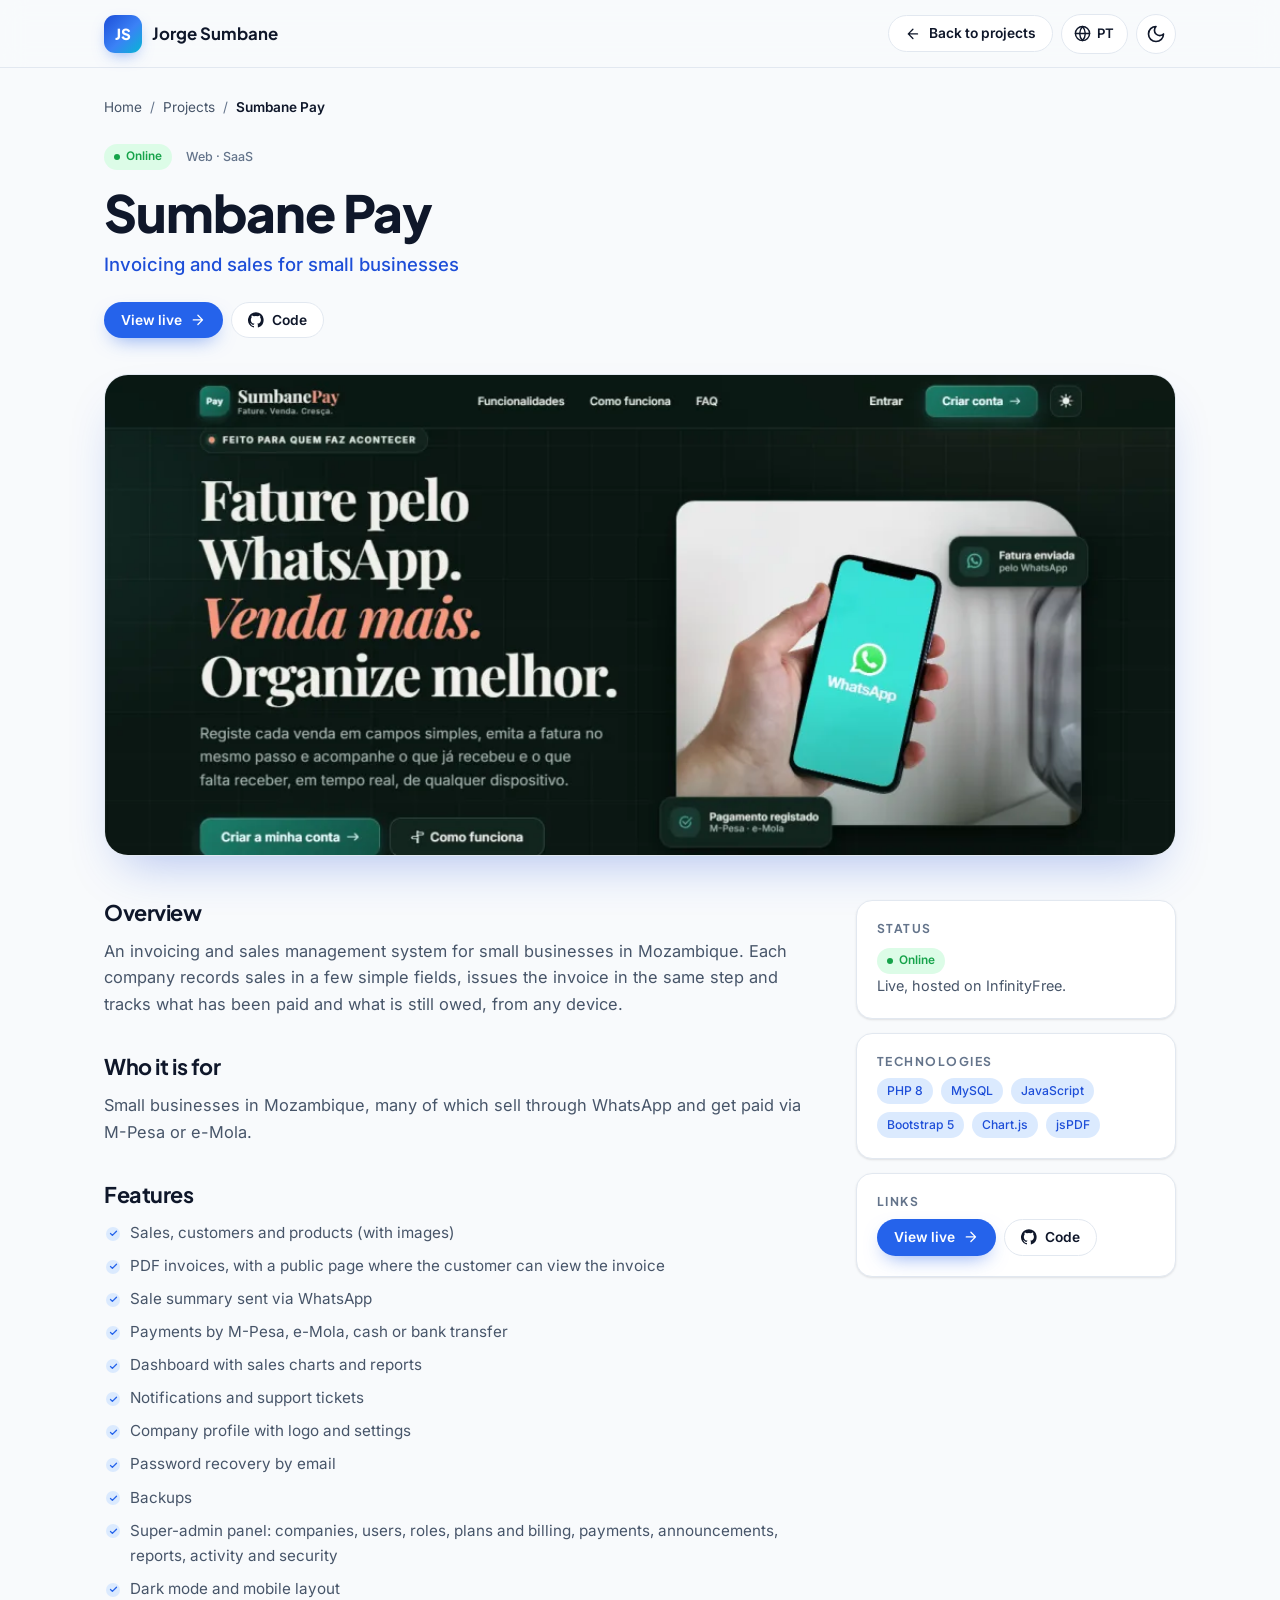
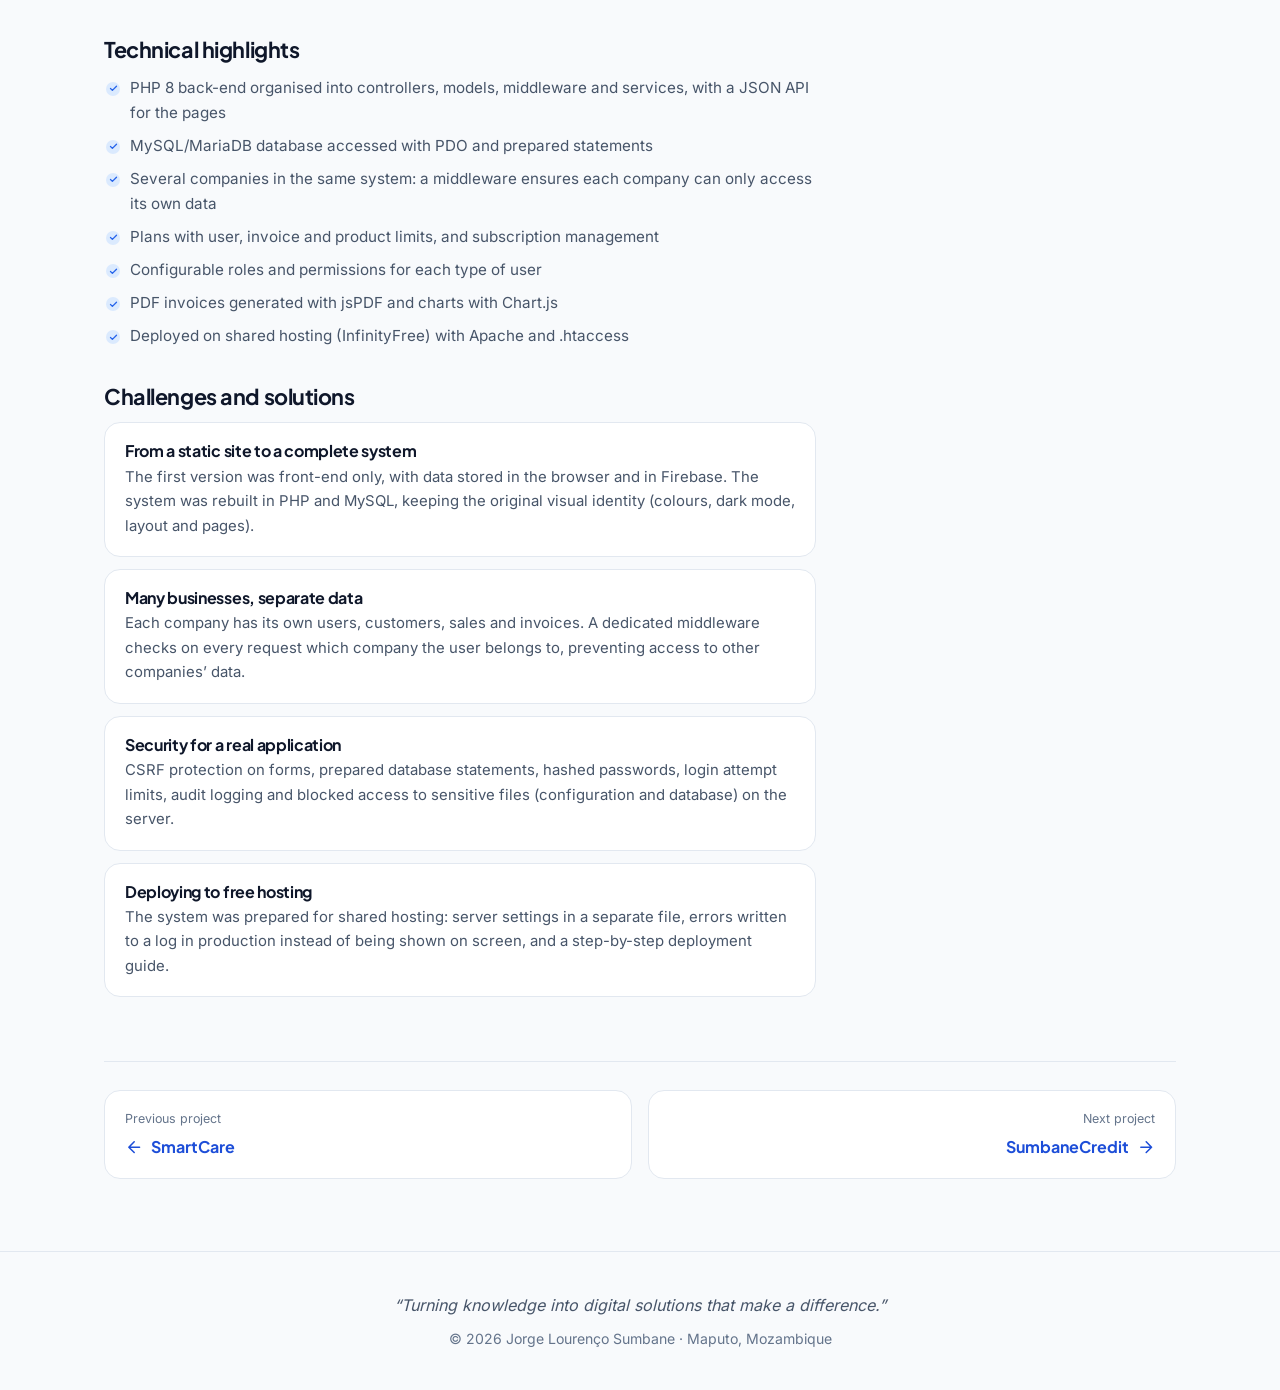
<file: pages/sumbanepay.html>
<!DOCTYPE html>
<html lang="pt" data-title-en="Sumbane Pay — Project | Jorge Sumbane">
<head>
    <meta charset="UTF-8">
    <meta name="viewport" content="width=device-width, initial-scale=1.0">
    <title>Sumbane Pay — Projeto | Jorge Sumbane</title>
    <meta name="description" content="Faturação e vendas para pequenos negócios. Sistema de faturação e gestão de vendas para pequenos negócios em Moçambique. Cada empresa regista as vendas em campos simples, emite a fatura no mesmo passo e acompanha o que já recebeu e o que falta receber, a partir de qualquer dispositivo.">
    <meta name="author" content="Jorge Lourenço Sumbane">
    <meta name="theme-color" content="#1e3a8a">
    <link rel="canonical" href="https://jorgesumbane22.github.io/portfolio-Jorge-Sumbane/pages/sumbanepay.html">
    <link rel="alternate" hreflang="pt" href="https://jorgesumbane22.github.io/portfolio-Jorge-Sumbane/pages/sumbanepay.html">
    <link rel="alternate" hreflang="en" href="https://jorgesumbane22.github.io/portfolio-Jorge-Sumbane/pages/sumbanepay.html?lang=en">

    <meta property="og:type" content="article">
    <meta property="og:locale" content="pt_MZ">
    <meta property="og:locale:alternate" content="en_GB">
    <meta property="og:url" content="https://jorgesumbane22.github.io/portfolio-Jorge-Sumbane/pages/sumbanepay.html">
    <meta property="og:title" content="Sumbane Pay — Jorge Sumbane">
    <meta property="og:description" content="Faturação e vendas para pequenos negócios. Sistema de faturação e gestão de vendas para pequenos negócios em Moçambique. Cada empresa regista as vendas em campos simples, emite a fatura no mesmo passo e acompanha o que já recebeu e o que falta receber, a partir de qualquer dispositivo.">
    <meta property="og:image" content="https://jorgesumbane22.github.io/portfolio-Jorge-Sumbane/assets/img/sumbanepay.webp">
    <meta name="twitter:card" content="summary_large_image">

    <link rel="icon" type="image/svg+xml" href="../favicon.svg">
    <link rel="apple-touch-icon" href="../assets/img/apple-touch-icon.png">
    <link rel="manifest" href="../site.webmanifest">

    <script>
        (function () {
            var d = document.documentElement, t = null;
            try { t = localStorage.getItem('theme'); } catch (e) {}
            if (!t) t = window.matchMedia('(prefers-color-scheme: dark)').matches ? 'dark' : 'light';
            d.setAttribute('data-theme', t);
        })();
    </script>

    <link rel="preload" href="../assets/fonts/inter-latin.woff2" as="font" type="font/woff2" crossorigin>
    <link rel="preload" href="../assets/fonts/plus-jakarta-sans-latin.woff2" as="font" type="font/woff2" crossorigin>
    <link rel="stylesheet" href="../assets/css/style.css">

    <script type="application/ld+json">
    {
        "@context": "https://schema.org",
        "@type": "CreativeWork",
        "name": "Sumbane Pay",
        "description": "Sistema de faturação e gestão de vendas para pequenos negócios em Moçambique. Cada empresa regista as vendas em campos simples, emite a fatura no mesmo passo e acompanha o que já recebeu e o que falta receber, a partir de qualquer dispositivo.",
        "url": "https://jorgesumbane22.github.io/portfolio-Jorge-Sumbane/pages/sumbanepay.html",
        "image": "https://jorgesumbane22.github.io/portfolio-Jorge-Sumbane/assets/img/sumbanepay.webp",
        "inLanguage": "pt",
        "author": {
            "@type": "Person",
            "name": "Jorge Lourenço Sumbane",
            "url": "https://jorgesumbane22.github.io/portfolio-Jorge-Sumbane/"
        },
        "codeRepository": "https://github.com/jorgeSumbane22/SumbanePay"
    }
    </script>
</head>
<body class="case-page">

    <svg width="0" height="0" style="position:absolute" aria-hidden="true">
        <symbol id="i-mail" viewBox="0 0 24 24" fill="none" stroke="currentColor" stroke-width="2" stroke-linecap="round" stroke-linejoin="round"><rect x="2" y="4" width="20" height="16" rx="2"/><path d="m22 7-10 6L2 7"/></symbol>
        <symbol id="i-phone" viewBox="0 0 24 24" fill="none" stroke="currentColor" stroke-width="2" stroke-linecap="round" stroke-linejoin="round"><path d="M22 16.92v3a2 2 0 0 1-2.18 2 19.79 19.79 0 0 1-8.63-3.07 19.5 19.5 0 0 1-6-6 19.79 19.79 0 0 1-3.07-8.67A2 2 0 0 1 4.11 2h3a2 2 0 0 1 2 1.72c.13.96.36 1.9.7 2.81a2 2 0 0 1-.45 2.11L8.09 9.91a16 16 0 0 0 6 6l1.27-1.27a2 2 0 0 1 2.11-.45c.91.34 1.85.57 2.81.7A2 2 0 0 1 22 16.92z"/></symbol>
        <symbol id="i-pin" viewBox="0 0 24 24" fill="none" stroke="currentColor" stroke-width="2" stroke-linecap="round" stroke-linejoin="round"><path d="M20 10c0 6-8 12-8 12s-8-6-8-12a8 8 0 0 1 16 0Z"/><circle cx="12" cy="10" r="3"/></symbol>
        <symbol id="i-arrow" viewBox="0 0 24 24" fill="none" stroke="currentColor" stroke-width="2" stroke-linecap="round" stroke-linejoin="round"><path d="M5 12h14M12 5l7 7-7 7"/></symbol>
        <symbol id="i-up" viewBox="0 0 24 24" fill="none" stroke="currentColor" stroke-width="2.4" stroke-linecap="round" stroke-linejoin="round"><path d="M12 19V5M5 12l7-7 7 7"/></symbol>
        <symbol id="i-sun" viewBox="0 0 24 24" fill="none" stroke="currentColor" stroke-width="2" stroke-linecap="round" stroke-linejoin="round"><circle cx="12" cy="12" r="4"/><path d="M12 2v2M12 20v2M4.93 4.93l1.41 1.41M17.66 17.66l1.41 1.41M2 12h2M20 12h2M6.34 17.66l-1.41 1.41M19.07 4.93l-1.41 1.41"/></symbol>
        <symbol id="i-moon" viewBox="0 0 24 24" fill="none" stroke="currentColor" stroke-width="2" stroke-linecap="round" stroke-linejoin="round"><path d="M12 3a6 6 0 0 0 9 9 9 9 0 1 1-9-9Z"/></symbol>
        <symbol id="i-menu" viewBox="0 0 24 24" fill="none" stroke="currentColor" stroke-width="2" stroke-linecap="round"><path d="M4 7h16M4 12h16M4 17h16"/></symbol>
        <symbol id="i-close" viewBox="0 0 24 24" fill="none" stroke="currentColor" stroke-width="2" stroke-linecap="round"><path d="M18 6 6 18M6 6l12 12"/></symbol>
        <symbol id="i-send" viewBox="0 0 24 24" fill="none" stroke="currentColor" stroke-width="2" stroke-linecap="round" stroke-linejoin="round"><path d="m22 2-7 20-4-9-9-4Z"/><path d="M22 2 11 13"/></symbol>
        <symbol id="i-check" viewBox="0 0 24 24" fill="none" stroke="currentColor" stroke-width="2.4" stroke-linecap="round" stroke-linejoin="round"><path d="M20 6 9 17l-5-5"/></symbol>
        <symbol id="i-cap" viewBox="0 0 24 24" fill="none" stroke="currentColor" stroke-width="2" stroke-linecap="round" stroke-linejoin="round"><path d="M22 10 12 5 2 10l10 5 10-5Z"/><path d="M6 12v5c3 2 9 2 12 0v-5"/></symbol>
        <symbol id="i-award" viewBox="0 0 24 24" fill="none" stroke="currentColor" stroke-width="2" stroke-linecap="round" stroke-linejoin="round"><circle cx="12" cy="8" r="6"/><path d="M15.48 12.89 17 22l-5-3-5 3 1.52-9.11"/></symbol>
        <symbol id="i-code" viewBox="0 0 24 24" fill="none" stroke="currentColor" stroke-width="2" stroke-linecap="round" stroke-linejoin="round"><path d="m16 18 6-6-6-6M8 6l-6 6 6 6"/></symbol>
        <symbol id="i-server" viewBox="0 0 24 24" fill="none" stroke="currentColor" stroke-width="2" stroke-linecap="round" stroke-linejoin="round"><rect x="2" y="3" width="20" height="8" rx="2"/><rect x="2" y="13" width="20" height="8" rx="2"/><path d="M6 7h.01M6 17h.01"/></symbol>
        <symbol id="i-db" viewBox="0 0 24 24" fill="none" stroke="currentColor" stroke-width="2" stroke-linecap="round" stroke-linejoin="round"><ellipse cx="12" cy="5" rx="9" ry="3"/><path d="M3 5v14c0 1.66 4 3 9 3s9-1.34 9-3V5"/><path d="M3 12c0 1.66 4 3 9 3s9-1.34 9-3"/></symbol>
        <symbol id="i-tool" viewBox="0 0 24 24" fill="none" stroke="currentColor" stroke-width="2" stroke-linecap="round" stroke-linejoin="round"><path d="M14.7 6.3a1 1 0 0 0 0 1.4l1.6 1.6a1 1 0 0 0 1.4 0l3.77-3.77a6 6 0 0 1-7.94 7.94l-6.91 6.91a2.12 2.12 0 0 1-3-3l6.91-6.91a6 6 0 0 1 7.94-7.94l-3.76 3.76z"/></symbol>
        <symbol id="i-spark" viewBox="0 0 24 24" fill="none" stroke="currentColor" stroke-width="2" stroke-linecap="round" stroke-linejoin="round"><path d="M12 3v3M12 18v3M3 12h3M18 12h3M5.6 5.6l2.1 2.1M16.3 16.3l2.1 2.1M5.6 18.4l2.1-2.1M16.3 7.7l2.1-2.1"/></symbol>
        <symbol id="i-github" viewBox="0 0 24 24" fill="currentColor"><path d="M12 .3a12 12 0 0 0-3.8 23.38c.6.12.83-.26.83-.57L9 21.07c-3.34.72-4.04-1.61-4.04-1.61-.55-1.39-1.34-1.76-1.34-1.76-1.08-.74.09-.73.09-.73 1.2.09 1.83 1.24 1.83 1.24 1.07 1.83 2.81 1.3 3.5 1 .1-.78.42-1.31.76-1.61-2.67-.3-5.47-1.33-5.47-5.93 0-1.31.47-2.38 1.24-3.22-.14-.3-.54-1.52.1-3.18 0 0 1-.32 3.3 1.23a11.5 11.5 0 0 1 6 0c2.28-1.55 3.29-1.23 3.29-1.23.64 1.66.24 2.88.12 3.18a4.65 4.65 0 0 1 1.23 3.22c0 4.61-2.8 5.63-5.48 5.92.42.36.81 1.1.81 2.22l-.01 3.29c0 .31.2.69.82.57A12 12 0 0 0 12 .3"/></symbol>
        <symbol id="i-linkedin" viewBox="0 0 24 24" fill="currentColor"><path d="M20.45 20.45h-3.56v-5.57c0-1.33-.02-3.04-1.85-3.04-1.85 0-2.14 1.45-2.14 2.94v5.67H9.35V9h3.41v1.56h.05c.48-.9 1.64-1.85 3.37-1.85 3.6 0 4.27 2.37 4.27 5.46v6.28zM5.34 7.43a2.06 2.06 0 1 1 0-4.13 2.06 2.06 0 0 1 0 4.13zm1.78 13.02H3.56V9h3.56v11.45zM22.23 0H1.77C.79 0 0 .77 0 1.73v20.54C0 23.23.79 24 1.77 24h20.45c.98 0 1.78-.77 1.78-1.73V1.73C24 .77 23.2 0 22.22 0z"/></symbol>
        <symbol id="i-info" viewBox="0 0 24 24" fill="none" stroke="currentColor" stroke-width="2" stroke-linecap="round" stroke-linejoin="round"><circle cx="12" cy="12" r="10"/><path d="M12 16v-4M12 8h.01"/></symbol>
        <symbol id="i-globe" viewBox="0 0 24 24" fill="none" stroke="currentColor" stroke-width="2" stroke-linecap="round" stroke-linejoin="round"><circle cx="12" cy="12" r="10"/><path d="M2 12h20M12 2a15.3 15.3 0 0 1 4 10 15.3 15.3 0 0 1-4 10 15.3 15.3 0 0 1-4-10 15.3 15.3 0 0 1 4-10z"/></symbol>
        <symbol id="i-star" viewBox="0 0 24 24" fill="none" stroke="currentColor" stroke-width="2" stroke-linecap="round" stroke-linejoin="round"><path d="m12 2 3.09 6.26L22 9.27l-5 4.87 1.18 6.88L12 17.77l-6.18 3.25L7 14.14 2 9.27l6.91-1.01L12 2z"/></symbol>
        <symbol id="i-clock" viewBox="0 0 24 24" fill="none" stroke="currentColor" stroke-width="2" stroke-linecap="round" stroke-linejoin="round"><circle cx="12" cy="12" r="10"/><path d="M12 6v6l4 2"/></symbol>
        <symbol id="i-repo" viewBox="0 0 24 24" fill="none" stroke="currentColor" stroke-width="2" stroke-linecap="round" stroke-linejoin="round"><path d="M4 19.5A2.5 2.5 0 0 1 6.5 17H20V3H6.5A2.5 2.5 0 0 0 4 5.5z"/><path d="M4 19.5V21h16"/></symbol>
        <symbol id="i-search" viewBox="0 0 24 24" fill="none" stroke="currentColor" stroke-width="2" stroke-linecap="round" stroke-linejoin="round"><circle cx="11" cy="11" r="7"/><path d="m20 20-3.5-3.5"/></symbol>
        <symbol id="i-copy" viewBox="0 0 24 24" fill="none" stroke="currentColor" stroke-width="2" stroke-linecap="round" stroke-linejoin="round"><rect x="9" y="9" width="13" height="13" rx="2"/><path d="M5 15H4a2 2 0 0 1-2-2V4a2 2 0 0 1 2-2h9a2 2 0 0 1 2 2v1"/></symbol>
        <symbol id="i-file" viewBox="0 0 24 24" fill="none" stroke="currentColor" stroke-width="2" stroke-linecap="round" stroke-linejoin="round"><path d="M14 2H6a2 2 0 0 0-2 2v16a2 2 0 0 0 2 2h12a2 2 0 0 0 2-2V8z"/><path d="M14 2v6h6M8 13h8M8 17h5"/></symbol>
        <symbol id="i-layers" viewBox="0 0 24 24" fill="none" stroke="currentColor" stroke-width="2" stroke-linecap="round" stroke-linejoin="round"><path d="m12 2 10 5-10 5L2 7z"/><path d="m2 17 10 5 10-5M2 12l10 5 10-5"/></symbol>
        <symbol id="i-download" viewBox="0 0 24 24" fill="none" stroke="currentColor" stroke-width="2" stroke-linecap="round" stroke-linejoin="round"><path d="M21 15v4a2 2 0 0 1-2 2H5a2 2 0 0 1-2-2v-4"/><path d="m7 10 5 5 5-5M12 15V3"/></symbol>
        <symbol id="i-facebook" viewBox="0 0 24 24" fill="currentColor"><path d="M24 12.07C24 5.41 18.63 0 12 0S0 5.4 0 12.07C0 18.1 4.39 23.1 10.13 24v-8.44H7.08v-3.49h3.04V9.41c0-3.02 1.8-4.7 4.54-4.7 1.31 0 2.68.24 2.68.24v2.97h-1.5c-1.5 0-1.96.93-1.96 1.89v2.26h3.32l-.53 3.5h-2.8V24C19.62 23.1 24 18.1 24 12.07"/></symbol>
        <symbol id="i-instagram" viewBox="0 0 24 24" fill="none" stroke="currentColor" stroke-width="2" stroke-linecap="round" stroke-linejoin="round"><rect x="2" y="2" width="20" height="20" rx="5.5"/><circle cx="12" cy="12" r="4.2"/><circle cx="17.6" cy="6.4" r=".6" fill="currentColor"/></symbol>
        <symbol id="i-whatsapp" viewBox="0 0 24 24" fill="currentColor"><path d="M17.47 14.38c-.3-.15-1.76-.87-2.03-.97-.27-.1-.47-.15-.67.15-.2.3-.77.97-.94 1.16-.17.2-.35.22-.64.08-.3-.15-1.26-.46-2.39-1.48-.88-.79-1.48-1.76-1.65-2.06-.17-.3-.02-.46.13-.6.13-.14.3-.35.45-.52.15-.18.2-.3.3-.5.1-.2.05-.37-.03-.52-.07-.15-.67-1.61-.91-2.2-.24-.58-.49-.5-.67-.51h-.57c-.2 0-.52.07-.8.37-.27.3-1.04 1.02-1.04 2.48s1.07 2.88 1.21 3.07c.15.2 2.1 3.2 5.08 4.49.71.31 1.26.49 1.7.63.71.22 1.36.19 1.87.12.57-.09 1.76-.72 2-1.42.25-.69.25-1.29.18-1.41-.08-.13-.28-.2-.57-.35m-5.42 7.4a9.87 9.87 0 0 1-5.03-1.38l-.36-.21-3.74.98 1-3.65-.24-.37a9.86 9.86 0 0 1-1.51-5.26c0-5.45 4.44-9.88 9.89-9.88 2.64 0 5.12 1.03 6.99 2.9a9.83 9.83 0 0 1 2.89 6.99c0 5.45-4.44 9.88-9.89 9.88m8.41-18.3A11.82 11.82 0 0 0 12.05 0C5.5 0 .16 5.34.16 11.89c0 2.1.55 4.14 1.59 5.95L.06 24l6.3-1.65a11.88 11.88 0 0 0 5.68 1.45h.01c6.55 0 11.89-5.34 11.89-11.89a11.82 11.82 0 0 0-3.48-8.41z"/></symbol>
    </svg>

    <a class="skip-link" href="#conteudo">Saltar para o conteúdo</a>

    <header class="header is-scrolled" id="header">
        <div class="container header-inner">
            <a href="../index.html" class="brand" aria-label="Início">
                <span class="brand-mark">JS</span>
                <span class="brand-name">Jorge Sumbane</span>
            </a>
            <div class="header-actions">
                <a class="btn btn-ghost btn-sm back-link" href="../index.html#projetos" aria-label="Voltar aos projetos">
                    <svg class="icon icon-flip" aria-hidden="true"><use href="#i-arrow"/></svg>
                    <span>Voltar aos projetos</span>
                </a>
                <button class="lang-btn" id="langToggle" type="button" aria-label="Mudar para inglês" title="English / Português">
                    <svg class="icon" aria-hidden="true"><use href="#i-globe"/></svg>
                    <span id="langLabel">EN</span>
                </button>
                <button class="icon-btn" id="themeToggle" type="button" aria-label="Alternar tema claro/escuro">
                    <svg class="icon icon-moon" aria-hidden="true"><use href="#i-moon"/></svg>
                    <svg class="icon icon-sun" aria-hidden="true"><use href="#i-sun"/></svg>
                </button>
            </div>
        </div>
    </header>

    <main id="conteudo" class="case">
        <div class="container">
            <nav class="breadcrumb" aria-label="Caminho">
                <a href="../index.html">Início</a>
                <span aria-hidden="true">/</span>
                <a href="../index.html#projetos">Projetos</a>
                <span aria-hidden="true">/</span>
                <span aria-current="page">Sumbane Pay</span>
            </nav>

            <header class="case-hero">
                <div class="project-meta"><span class="badge badge-done">Online</span><span class="project-kind">Web · SaaS</span></div>
                <h1 class="case-title">Sumbane Pay</h1>
                <p class="case-sub">Faturação e vendas para pequenos negócios</p>
                <div class="project-links">
                    <a class="btn btn-primary btn-sm" href="https://sumbanepay.freehosting.dev/" target="_blank" rel="noopener noreferrer">Ver online <svg class="icon" aria-hidden="true"><use href="#i-arrow"/></svg></a>
                    <a class="btn btn-ghost btn-sm" href="https://github.com/jorgeSumbane22/SumbanePay" target="_blank" rel="noopener noreferrer"><svg class="icon" aria-hidden="true"><use href="#i-github"/></svg> Código</a>
                </div>
            </header>

            <figure class="case-figure">
                <img src="../assets/img/sumbanepay.webp" alt="Página inicial do Sumbane Pay" width="1000" height="448" fetchpriority="high">
            </figure>

            <div class="case-grid">
                <article class="case-main">
                    <section class="case-section">
                        <h2>Visão geral</h2>
                        <p>Sistema de faturação e gestão de vendas para pequenos negócios em Moçambique. Cada empresa regista as vendas em campos simples, emite a fatura no mesmo passo e acompanha o que já recebeu e o que falta receber, a partir de qualquer dispositivo.</p>
                    </section>

                    <section class="case-section">
                        <h2>Para quem</h2>
                        <p>Pequenos negócios em Moçambique, muitos dos quais vendem pelo WhatsApp e recebem por M-Pesa ou e-Mola.</p>
                    </section>

                    <section class="case-section">
                        <h2>Funcionalidades</h2>
                        <ul class="detail-list">
                            <li>Registo de vendas, clientes e produtos (com imagens)</li>
                            <li>Faturas em PDF, com página pública para o cliente consultar a fatura</li>
                            <li>Envio do resumo da venda pelo WhatsApp</li>
                            <li>Pagamentos por M-Pesa, e-Mola, dinheiro ou transferência</li>
                            <li>Painel com gráficos de vendas e relatórios</li>
                            <li>Notificações e pedidos de suporte</li>
                            <li>Perfil da empresa com logotipo e configurações</li>
                            <li>Recuperação da palavra-passe por email</li>
                            <li>Cópias de segurança</li>
                            <li>Painel de superadmin: empresas, utilizadores, perfis, planos e faturação, pagamentos, comunicados, relatórios, atividade e segurança</li>
                            <li>Tema escuro e versão para telemóvel</li>
                        </ul>
                    </section>

                    <section class="case-section">
                        <h2>Destaques técnicos</h2>
                        <ul class="detail-list">
                            <li>Back-end em PHP 8 organizado em controladores, modelos, middleware e serviços, com uma API JSON para as páginas</li>
                            <li>Base de dados MySQL/MariaDB acedida com PDO e consultas preparadas</li>
                            <li>Várias empresas no mesmo sistema: um middleware garante que cada empresa só acede aos seus próprios dados</li>
                            <li>Planos com limites de utilizadores, faturas e produtos, e controlo de assinaturas</li>
                            <li>Perfis e permissões configuráveis para cada tipo de utilizador</li>
                            <li>Faturas em PDF geradas com jsPDF e gráficos com Chart.js</li>
                            <li>Publicado num alojamento partilhado (InfinityFree) com Apache e .htaccess</li>
                        </ul>
                    </section>

                    <section class="case-section">
                        <h2>Desafios e soluções</h2>
                        <div class="case-challenge">
                            <h3>Da versão estática a um sistema completo</h3>
                            <p>A primeira versão era só front-end, com os dados guardados no navegador e no Firebase. O sistema foi convertido para PHP e MySQL, mantendo a identidade visual (cores, tema escuro, layout e páginas) do projeto original.</p>
                        </div>
                        <div class="case-challenge">
                            <h3>Vários negócios, dados separados</h3>
                            <p>Cada empresa tem os seus utilizadores, clientes, vendas e faturas. Um middleware próprio verifica em cada pedido a que empresa pertence o utilizador, para impedir o acesso aos dados de outras empresas.</p>
                        </div>
                        <div class="case-challenge">
                            <h3>Segurança de uma aplicação real</h3>
                            <p>Proteção contra CSRF nos formulários, consultas preparadas na base de dados, palavras-passe com hash, limite de tentativas de login, registo de auditoria e bloqueio de ficheiros sensíveis (configuração e base de dados) no servidor.</p>
                        </div>
                        <div class="case-challenge">
                            <h3>Publicação num alojamento gratuito</h3>
                            <p>O sistema foi preparado para alojamento partilhado: configuração do servidor num ficheiro próprio, erros registados num log em produção em vez de aparecerem no ecrã, e um guia de publicação passo a passo.</p>
                        </div>
                    </section>
                </article>

                <aside class="case-aside">
                    <div class="case-card">
                        <h2>Estado</h2>
                        <span class="badge badge-done">Online</span>
                        <p class="case-muted case-note">Online, alojado no InfinityFree.</p>
                    </div>
                    <div class="case-card">
                        <h2>Tecnologias</h2>
                        <ul class="chips chips-sm"><li>PHP 8</li><li>MySQL</li><li>JavaScript</li><li>Bootstrap 5</li><li>Chart.js</li><li>jsPDF</li></ul>
                    </div>
                    <div class="case-card">
                        <h2>Links</h2>
                        <div class="project-links">
                            <a class="btn btn-primary btn-sm" href="https://sumbanepay.freehosting.dev/" target="_blank" rel="noopener noreferrer">Ver online <svg class="icon" aria-hidden="true"><use href="#i-arrow"/></svg></a>
                            <a class="btn btn-ghost btn-sm" href="https://github.com/jorgeSumbane22/SumbanePay" target="_blank" rel="noopener noreferrer"><svg class="icon" aria-hidden="true"><use href="#i-github"/></svg> Código</a>
                        </div>
                    </div>
                </aside>
            </div>

            <nav class="case-nav" aria-label="Outros projetos">
                <a href="smartcare.html" class="case-nav-link">
                    <small>Projeto anterior</small>
                    <span><svg class="icon icon-flip" aria-hidden="true"><use href="#i-arrow"/></svg> SmartCare</span>
                </a>
                <a href="sumbanecredit.html" class="case-nav-link case-nav-next">
                    <small>Projeto seguinte</small>
                    <span>SumbaneCredit <svg class="icon" aria-hidden="true"><use href="#i-arrow"/></svg></span>
                </a>
            </nav>
        </div>
    </main>

    <footer class="footer">
        <div class="container footer-inner">
            <p class="footer-quote">“Transformar conhecimento em soluções digitais que fazem a diferença.”</p>
            <p class="footer-copy">© <span id="year">2026</span> Jorge Lourenço Sumbane · Maputo, Moçambique</p>
        </div>
    </footer>

    <script src="../assets/js/i18n.js" defer></script>
    <script src="../assets/js/page.js" defer></script>
</body>
</html>
</file>
<file: assets/css/style.css>
/* ==========================================================
   Portfólio — Jorge Lourenço Sumbane
   ========================================================== */

/* ---------- Fontes (guardadas no próprio site) ---------- */
@font-face {
    font-family: "Inter";
    font-style: normal;
    font-weight: 400 600;
    font-display: swap;
    src: url("../fonts/inter-latin.woff2") format("woff2");
}
@font-face {
    font-family: "Plus Jakarta Sans";
    font-style: normal;
    font-weight: 600 800;
    font-display: swap;
    src: url("../fonts/plus-jakarta-sans-latin.woff2") format("woff2");
}

/* ---------- Variáveis (tema claro) ---------- */
:root {
    --brand-900: #172554;
    --brand-800: #1e3a8a;
    --brand-700: #1d4ed8;
    --brand-600: #2563eb;
    --brand-500: #3b82f6;
    --brand-300: #93c5fd;
    --accent: #06b6d4;
    --gradient: linear-gradient(135deg, var(--brand-700) 0%, var(--brand-500) 55%, var(--accent) 100%);

    --bg: #f8fafc;
    --bg-alt: #eef2f9;
    --surface: #ffffff;
    --surface-2: #f1f5f9;
    --text: #0f172a;
    --text-2: #475569;
    --text-3: #64748b;
    --border: #e2e8f0;
    --primary: var(--brand-600);
    --primary-soft: #dbeafe;
    --primary-text: #1d4ed8;

    --ok: #16a34a;
    --ok-soft: #dcfce7;
    --warn: #b45309;
    --warn-soft: #fef3c7;
    --error: #dc2626;

    --shadow-sm: 0 1px 2px rgba(15, 23, 42, .06), 0 1px 3px rgba(15, 23, 42, .06);
    --shadow-md: 0 10px 30px -12px rgba(15, 23, 42, .18);
    --shadow-lg: 0 24px 50px -20px rgba(29, 78, 216, .35);

    --radius-sm: 10px;
    --radius: 16px;
    --radius-lg: 24px;
    --ease: cubic-bezier(.4, 0, .2, 1);
    --ease-out: cubic-bezier(.16, 1, .3, 1);      /* desaceleração longa e suave */
    --ease-spring: cubic-bezier(.34, 1.56, .64, 1); /* pequeno "salto" no fim */
    --container: 1120px;
    --header-h: 68px;

    --font: 'Inter', system-ui, -apple-system, 'Segoe UI', Roboto, sans-serif;
    --font-display: 'Plus Jakarta Sans', var(--font);

    color-scheme: light;
}

/* ---------- Tema escuro ---------- */
[data-theme="dark"] {
    --bg: #0b1120;
    --bg-alt: #0f172a;
    --surface: #131c31;
    --surface-2: #1a2540;
    --text: #e2e8f0;
    --text-2: #a5b4cf;
    --text-3: #8091b0;
    --border: #23304d;
    --primary: var(--brand-500);
    --primary-soft: rgba(59, 130, 246, .14);
    --primary-text: #93c5fd;

    --ok: #4ade80;
    --ok-soft: rgba(74, 222, 128, .12);
    --warn: #fbbf24;
    --warn-soft: rgba(251, 191, 36, .12);
    --error: #f87171;

    --shadow-sm: 0 1px 2px rgba(0, 0, 0, .4);
    --shadow-md: 0 12px 30px -12px rgba(0, 0, 0, .6);
    --shadow-lg: 0 24px 50px -20px rgba(59, 130, 246, .35);

    color-scheme: dark;
}

/* ---------- Base ---------- */
*, *::before, *::after { box-sizing: border-box; margin: 0; padding: 0; }

html {
    scroll-behavior: smooth;
    scroll-padding-top: calc(var(--header-h) + 12px);
    -webkit-text-size-adjust: 100%;
}

body {
    font-family: var(--font);
    font-size: 1rem;
    line-height: 1.65;
    color: var(--text);
    background: var(--bg);
    overflow-x: hidden;
    -webkit-font-smoothing: antialiased;
    transition: background-color .3s var(--ease), color .3s var(--ease);
}

img { max-width: 100%; display: block; }

/* Os blocos que entram de lado (animação) não podem alargar a página no telemóvel */
main { overflow-x: hidden; overflow-x: clip; }
a { color: inherit; text-decoration: none; }
ul, ol { list-style: none; }
button, input, textarea { font: inherit; color: inherit; }
button { cursor: pointer; background: none; border: 0; }

h1, h2, h3 { font-family: var(--font-display); line-height: 1.2; letter-spacing: -.02em; }

::selection { background: var(--brand-600); color: #fff; }

:focus-visible {
    outline: 3px solid var(--brand-500);
    outline-offset: 3px;
    border-radius: 6px;
}

.icon {
    width: 1.15em;
    height: 1.15em;
    flex-shrink: 0;
    display: inline-block;
    vertical-align: middle;
}

.container {
    width: 100%;
    max-width: var(--container);
    margin-inline: auto;
    padding-inline: 24px;
}

.skip-link {
    position: absolute;
    left: 16px;
    top: -60px;
    z-index: 1000;
    padding: 10px 16px;
    background: var(--brand-700);
    color: #fff;
    border-radius: 8px;
    font-weight: 600;
    transition: top .2s;
}
.skip-link:focus { top: 12px; }

.gradient-text {
    background: var(--gradient);
    -webkit-background-clip: text;
    background-clip: text;
    color: transparent;
}

/* ---------- Botões ---------- */
.btn {
    display: inline-flex;
    align-items: center;
    justify-content: center;
    gap: 8px;
    padding: 12px 22px;
    border-radius: 999px;
    font-weight: 600;
    font-size: .95rem;
    line-height: 1.2;
    border: 1.5px solid transparent;
    transition: transform .2s var(--ease), box-shadow .2s var(--ease), background-color .2s, border-color .2s, color .2s;
}
.btn:hover { transform: translateY(-2px); }
.btn:active { transform: translateY(0); }

.btn-primary {
    background: var(--brand-600);
    color: #fff;
    box-shadow: 0 8px 20px -8px rgba(37, 99, 235, .6);
}
.btn-primary:hover { background: var(--brand-700); box-shadow: 0 12px 24px -8px rgba(37, 99, 235, .7); }
.btn-primary .icon { transition: transform .2s var(--ease); }
.btn-primary:hover .icon { transform: translateX(3px); }

.btn-ghost {
    background: var(--surface);
    color: var(--text);
    border-color: var(--border);
}
.btn-ghost:hover { border-color: var(--primary); color: var(--primary-text); }

.btn-block { width: 100%; }
.btn[disabled] { opacity: .7; cursor: progress; transform: none; }

.icon-btn {
    width: 40px;
    height: 40px;
    display: grid;
    place-items: center;
    border-radius: 50%;
    color: var(--text);
    border: 1px solid var(--border);
    background: var(--surface);
    transition: border-color .2s, color .2s, transform .2s;
}
.icon-btn:hover { border-color: var(--primary); color: var(--primary-text); }
.icon-btn .icon { width: 20px; height: 20px; }

/* ---------- Cabeçalho ---------- */
.header {
    position: fixed;
    inset: 0 0 auto 0;
    height: var(--header-h);
    z-index: 100;
    transition: background-color .3s, box-shadow .3s, border-color .3s;
    border-bottom: 1px solid transparent;
}
.header.is-scrolled {
    background: color-mix(in srgb, var(--bg) 82%, transparent);
    -webkit-backdrop-filter: saturate(180%) blur(12px);
    backdrop-filter: saturate(180%) blur(12px);
    border-bottom-color: var(--border);
}
@supports not (background: color-mix(in srgb, red 50%, blue)) {
    .header.is-scrolled { background: var(--bg); }
}

.header-inner {
    height: 100%;
    display: flex;
    align-items: center;
    justify-content: space-between;
    gap: 16px;
}

.brand { display: inline-flex; align-items: center; gap: 10px; font-weight: 700; }
.brand-mark {
    width: 38px;
    height: 38px;
    display: grid;
    place-items: center;
    border-radius: 11px;
    background: var(--gradient);
    color: #fff;
    font-family: var(--font-display);
    font-size: .95rem;
    font-weight: 800;
    letter-spacing: .02em;
    box-shadow: 0 6px 16px -6px rgba(37, 99, 235, .6);
}
.brand-name { font-family: var(--font-display); font-size: 1.05rem; }

.nav { display: flex; align-items: center; gap: 4px; }
.nav-link {
    position: relative;
    padding: 8px 14px;
    border-radius: 999px;
    font-size: .92rem;
    font-weight: 500;
    color: var(--text-2);
    transition: color .2s, background-color .2s;
}
.nav-link:hover { color: var(--text); background: var(--surface-2); }
.nav-link.is-active { color: var(--primary-text); background: var(--primary-soft); }
.nav-cta {
    margin-left: 8px;
    background: var(--brand-600);
    color: #fff !important;
}
.nav-cta:hover, .nav-cta.is-active { background: var(--brand-700); }

.header-actions { display: flex; align-items: center; gap: 8px; }

.icon-sun, .icon-close { display: none !important; }
[data-theme="dark"] .icon-sun { display: inline-block !important; }
[data-theme="dark"] .icon-moon { display: none !important; }
.menu-btn { display: none; }
.menu-open .menu-btn .icon-open { display: none !important; }
.menu-open .menu-btn .icon-close { display: inline-block !important; }

/* ---------- Hero ---------- */
.hero {
    position: relative;
    padding: calc(var(--header-h) + 56px) 0 72px;
    overflow: hidden;
}
.hero-bg {
    position: absolute;
    inset: 0;
    z-index: -1;
    background:
        radial-gradient(600px 400px at 85% 20%, rgba(59, 130, 246, .18), transparent 70%),
        radial-gradient(500px 360px at 5% 90%, rgba(6, 182, 212, .14), transparent 70%);
}
.hero-bg::after {
    content: '';
    position: absolute;
    inset: 0;
    background-image:
        linear-gradient(var(--border) 1px, transparent 1px),
        linear-gradient(90deg, var(--border) 1px, transparent 1px);
    background-size: 48px 48px;
    opacity: .35;
    -webkit-mask-image: radial-gradient(ellipse at center, #000 20%, transparent 70%);
    mask-image: radial-gradient(ellipse at center, #000 20%, transparent 70%);
}

.hero-inner {
    display: grid;
    grid-template-columns: 1.15fr .85fr;
    align-items: center;
    gap: 56px;
}

.status-pill {
    display: inline-flex;
    align-items: center;
    gap: 10px;
    padding: 6px 14px 6px 12px;
    border-radius: 999px;
    background: var(--ok-soft);
    color: var(--ok);
    font-size: .85rem;
    font-weight: 600;
    margin-bottom: 22px;
}
.status-dot {
    position: relative;
    width: 8px;
    height: 8px;
    border-radius: 50%;
    background: currentColor;
}
.status-dot::after {
    content: '';
    position: absolute;
    inset: 0;
    border-radius: 50%;
    background: currentColor;
    animation: ping 1.8s var(--ease) infinite;
}
@keyframes ping {
    0% { transform: scale(1); opacity: .7; }
    80%, 100% { transform: scale(2.6); opacity: 0; }
}

.hero-title {
    font-size: clamp(2.2rem, 5vw, 3.6rem);
    font-weight: 800;
    margin-bottom: 14px;
}

.hero-role {
    font-family: var(--font-display);
    font-size: clamp(1.15rem, 2.4vw, 1.5rem);
    font-weight: 600;
    color: var(--text-2);
    min-height: 1.6em;
    margin-bottom: 18px;
}
.role-text { color: var(--primary-text); }
.caret {
    display: inline-block;
    width: 2px;
    height: 1.1em;
    margin-left: 3px;
    vertical-align: -0.15em;
    background: var(--primary);
    animation: blink 1s steps(1) infinite;
}
@keyframes blink { 50% { opacity: 0; } }

.hero-lead {
    max-width: 560px;
    color: var(--text-2);
    font-size: 1.05rem;
    margin-bottom: 30px;
}

.hero-actions { display: flex; flex-wrap: wrap; gap: 12px; margin-bottom: 30px; }

.hero-social { display: flex; gap: 10px; }
.hero-social a {
    width: 42px;
    height: 42px;
    display: grid;
    place-items: center;
    border-radius: 12px;
    color: var(--text-2);
    background: var(--surface);
    border: 1px solid var(--border);
    transition: color .2s, border-color .2s, transform .2s;
}
.hero-social a:hover { color: var(--primary-text); border-color: var(--primary); transform: translateY(-3px); }
.hero-social .icon { width: 19px; height: 19px; }

.hero-photo {
    position: relative;
    justify-self: center;
    width: min(100%, 380px);
}
.photo-frame {
    position: relative;
    aspect-ratio: 4 / 5;
    border-radius: 32px;
    overflow: hidden;
    background: var(--gradient);
    box-shadow: var(--shadow-lg);
}
.photo-frame::before {
    content: '';
    position: absolute;
    inset: -2px;
    z-index: -1;
    border-radius: 34px;
}
.photo-frame img {
    width: 100%;
    height: 100%;
    object-fit: cover;
    object-position: center 12%;
    transition: transform .6s var(--ease);
}
.hero-photo:hover .photo-frame img { transform: scale(1.03); }
.hero-photo::before {
    content: '';
    position: absolute;
    inset: 18px -18px -18px 18px;
    border-radius: 32px;
    border: 2px dashed color-mix(in srgb, var(--brand-500) 45%, transparent);
    z-index: -1;
}

.floating-card {
    position: absolute;
    display: flex;
    align-items: center;
    gap: 10px;
    padding: 10px 14px;
    border-radius: 14px;
    background: var(--surface);
    border: 1px solid var(--border);
    box-shadow: var(--shadow-md);
    font-size: .8rem;
    line-height: 1.3;
    animation: float 6s ease-in-out infinite;
}
.floating-card .icon {
    width: 34px;
    height: 34px;
    padding: 8px;
    border-radius: 10px;
    background: var(--primary-soft);
    color: var(--primary-text);
}
.floating-card strong { display: block; font-size: .9rem; }
.floating-card span { color: var(--text-3); }
.fc-top { top: 28px; left: -40px; }
.fc-bottom { bottom: 36px; right: -32px; animation-delay: -3s; }
@keyframes float {
    0%, 100% { transform: translateY(0); }
    50% { transform: translateY(-8px); }
}

/* ---------- Números ---------- */
.stats { padding-bottom: 24px; }
.stats-grid {
    display: grid;
    grid-template-columns: repeat(4, 1fr);
    background: var(--surface);
    border: 1px solid var(--border);
    border-radius: var(--radius-lg);
    box-shadow: var(--shadow-md);
    overflow: hidden;
}
.stat {
    padding: 26px 20px;
    text-align: center;
    border-right: 1px solid var(--border);
}
.stat:last-child { border-right: 0; }
.stat-number {
    display: block;
    font-family: var(--font-display);
    font-size: 2.2rem;
    font-weight: 800;
    line-height: 1.1;
    background: var(--gradient);
    -webkit-background-clip: text;
    background-clip: text;
    color: transparent;
}
.stat-label { display: block; margin-top: 6px; font-size: .88rem; color: var(--text-3); }

/* ---------- Secções ---------- */
.section { padding: 96px 0; }
.section-alt { background: var(--bg-alt); }

.section-head { max-width: 640px; margin-bottom: 44px; }
.eyebrow {
    display: inline-block;
    margin-bottom: 10px;
    font-size: .8rem;
    font-weight: 700;
    letter-spacing: .12em;
    text-transform: uppercase;
    color: var(--primary-text);
}
.section-title { font-size: clamp(1.7rem, 3.4vw, 2.4rem); font-weight: 800; }
.section-lead { margin-top: 12px; color: var(--text-2); }

.sub-title {
    display: flex;
    align-items: center;
    gap: 10px;
    font-size: 1.15rem;
    font-weight: 700;
    margin: 48px 0 18px;
}
.sub-title .icon { color: var(--primary-text); }

/* ---------- Sobre ---------- */
.about-grid {
    display: grid;
    grid-template-columns: 1.3fr 1fr;
    gap: 40px;
    align-items: start;
}
.about-text p { color: var(--text-2); font-size: 1.05rem; margin-bottom: 18px; }
.about-text strong { color: var(--text); font-weight: 600; }

.about-cards { display: grid; gap: 16px; }
.info-card {
    display: flex;
    gap: 16px;
    padding: 22px;
    border-radius: var(--radius);
    background: var(--surface);
    border: 1px solid var(--border);
    box-shadow: var(--shadow-sm);
}
.info-icon {
    width: 44px;
    height: 44px;
    flex-shrink: 0;
    display: grid;
    place-items: center;
    border-radius: 12px;
    background: var(--primary-soft);
    color: var(--primary-text);
}
.info-icon .icon { width: 22px; height: 22px; }
.info-card h3 { font-size: 1rem; margin-bottom: 4px; }
.info-card p { font-size: .93rem; color: var(--text-2); }

.soft-list { display: flex; flex-wrap: wrap; gap: 10px; }
.soft-list li {
    padding: 8px 16px;
    border-radius: 999px;
    background: var(--surface);
    border: 1px solid var(--border);
    font-size: .9rem;
    font-weight: 500;
    color: var(--text-2);
    transition: border-color .2s, color .2s;
}
.soft-list li:hover { border-color: var(--primary); color: var(--primary-text); }

/* ---------- Competências ---------- */
.skills-grid {
    display: grid;
    grid-template-columns: repeat(3, 1fr);
    gap: 20px;
}
.skill-group {
    padding: 26px;
    border-radius: var(--radius);
    background: var(--surface);
    border: 1px solid var(--border);
    box-shadow: var(--shadow-sm);
}
.skill-group-title {
    display: flex;
    align-items: center;
    gap: 10px;
    font-size: 1.05rem;
    margin-bottom: 16px;
}
.skill-group-title .icon { color: var(--primary-text); width: 20px; height: 20px; }
.skill-group-title.mt { margin-top: 28px; }

.skill-list { display: grid; gap: 6px; }
.skill-list li {
    display: flex;
    align-items: center;
    gap: 12px;
    padding: 9px 10px;
    border-radius: 10px;
    transition: background-color .2s;
}
.skill-list li:hover { background: var(--surface-2); }
.skill-list img { width: 28px; height: 28px; object-fit: contain; }
/* (nome da tecnologia: ver .skill-list li > span mais abaixo) */

.lvl {
    font-style: normal;
    font-size: .72rem;
    font-weight: 600;
    padding: 3px 9px;
    border-radius: 999px;
    white-space: nowrap;
}
.lvl-3 { background: var(--primary-soft); color: var(--primary-text); }
.lvl-2 { background: var(--surface-2); color: var(--text-2); border: 1px solid var(--border); }
.lvl-1 { background: transparent; color: var(--text-3); border: 1px dashed var(--border); }

.learning {
    margin-top: 28px;
    display: flex;
    flex-wrap: wrap;
    align-items: center;
    gap: 14px;
    padding: 18px 22px;
    border-radius: var(--radius);
    border: 1px dashed color-mix(in srgb, var(--brand-500) 50%, var(--border));
    background: var(--surface);
}
.learning-label { font-weight: 700; font-size: .9rem; }
.learning-label::before { content: '🌱 '; }

.chips { display: flex; flex-wrap: wrap; gap: 8px; }
.chips li {
    padding: 5px 12px;
    border-radius: 999px;
    background: var(--primary-soft);
    color: var(--primary-text);
    font-size: .82rem;
    font-weight: 500;
}
.chips-sm li { padding: 3px 10px; font-size: .76rem; }

/* ---------- Projetos ---------- */
.filters { display: flex; flex-wrap: wrap; gap: 8px; margin-bottom: 28px; }
.filter {
    padding: 8px 18px;
    border-radius: 999px;
    border: 1px solid var(--border);
    background: var(--surface);
    color: var(--text-2);
    font-size: .9rem;
    font-weight: 500;
    transition: background-color .2s, color .2s, border-color .2s;
}
.filter:hover { border-color: var(--primary); color: var(--primary-text); }
.filter.is-active { background: var(--brand-600); border-color: var(--brand-600); color: #fff; }

.projects-grid {
    display: grid;
    grid-template-columns: repeat(3, 1fr);
    gap: 24px;
}
.project {
    display: flex;
    flex-direction: column;
    border-radius: var(--radius);
    background: var(--surface);
    border: 1px solid var(--border);
    overflow: hidden;
    box-shadow: var(--shadow-sm);
    transform: perspective(1000px) rotateX(var(--rx, 0deg)) rotateY(var(--ry, 0deg)) translateY(var(--lift, 0px));
    transition: transform .5s var(--ease-out), box-shadow .3s var(--ease), border-color .3s;
}
.project.is-tilting { transition: transform .12s linear, box-shadow .3s var(--ease), border-color .3s; }
.project:hover {
    --lift: -6px;
    box-shadow: var(--shadow-lg);
    border-color: color-mix(in srgb, var(--brand-500) 40%, var(--border));
}
.project.is-hidden { display: none; }

.project-media {
    aspect-ratio: 16 / 10;
    overflow: hidden;
    background: var(--surface-2);
    border-bottom: 1px solid var(--border);
}
.project-media img {
    width: 100%;
    height: 100%;
    object-fit: cover;
    object-position: top left;
    transition: transform .5s var(--ease);
}
.project:hover .project-media img { transform: scale(1.05); }

.cover {
    position: relative;
    display: flex;
    flex-direction: column;
    align-items: center;
    justify-content: center;
    gap: 8px;
    color: #fff;
}
.cover::after {
    content: '';
    position: absolute;
    inset: 0;
    background-image: radial-gradient(rgba(255, 255, 255, .18) 1px, transparent 1px);
    background-size: 16px 16px;
}
.cover-blue { background: linear-gradient(135deg, #1e3a8a, #2563eb 60%, #06b6d4); }
.cover-violet { background: linear-gradient(135deg, #4c1d95, #7c3aed 60%, #ec4899); }
.cover-emoji { position: relative; z-index: 1; font-size: 3rem; transition: transform .4s var(--ease); }
.cover-label { position: relative; z-index: 1; font-family: var(--font-display); font-weight: 700; font-size: 1.1rem; }
.project:hover .cover-emoji { transform: scale(1.12) rotate(-6deg); }

.project-body { display: flex; flex-direction: column; flex: 1; padding: 22px; }
.project-meta { display: flex; align-items: center; justify-content: space-between; gap: 8px; margin-bottom: 12px; }
.project-kind { font-size: .78rem; color: var(--text-3); font-weight: 500; }
.badge {
    display: inline-flex;
    align-items: center;
    gap: 6px;
    padding: 3px 10px;
    border-radius: 999px;
    font-size: .74rem;
    font-weight: 600;
}
.badge::before { content: ''; width: 6px; height: 6px; border-radius: 50%; background: currentColor; }
.badge-done { background: var(--ok-soft); color: var(--ok); }
.badge-ongoing { background: var(--warn-soft); color: var(--warn); }

.project-title { font-size: 1.2rem; }
.project-sub { font-size: .88rem; color: var(--primary-text); font-weight: 500; margin: 2px 0 10px; }
.project-desc { font-size: .92rem; color: var(--text-2); margin-bottom: 16px; flex: 1; }

a.project-media { display: block; }
.project-links { margin-top: 16px; display: flex; flex-wrap: wrap; gap: 8px; }
.btn-sm { padding: 9px 16px; font-size: .86rem; }

.more-link { margin-top: 32px; text-align: center; color: var(--text-2); }
.more-link a {
    display: inline-flex;
    align-items: center;
    gap: 6px;
    font-weight: 600;
    color: var(--primary-text);
}
.more-link a:hover { text-decoration: underline; }

/* ---------- Formação ---------- */
.edu-grid {
    display: grid;
    grid-template-columns: 1.25fr 1fr;
    gap: 40px;
    align-items: start;
}
.edu-grid .certs .sub-title { margin-top: 0; }

.timeline { position: relative; padding-left: 8px; }
.timeline-item:not(:last-child)::before {
    content: '';
    position: absolute;
    top: 40px;
    bottom: 0;
    left: 19px;
    width: 2px;
    background: linear-gradient(var(--brand-500), var(--border));
}
.timeline-item { position: relative; display: flex; gap: 20px; padding-bottom: 24px; }
.timeline-item:last-child { padding-bottom: 0; }
.timeline-dot {
    position: relative;
    z-index: 1;
    width: 40px;
    height: 40px;
    flex-shrink: 0;
    display: grid;
    place-items: center;
    border-radius: 50%;
    background: var(--brand-600);
    color: #fff;
    box-shadow: 0 0 0 6px var(--bg-alt);
}
.timeline-dot .icon { width: 20px; height: 20px; }
.timeline-card {
    flex: 1;
    padding: 22px;
    border-radius: var(--radius);
    background: var(--surface);
    border: 1px solid var(--border);
    box-shadow: var(--shadow-sm);
}
.timeline-date { font-size: .8rem; font-weight: 600; color: var(--primary-text); }
.timeline-card h3 { font-size: 1.1rem; margin: 6px 0 4px; }
.timeline-inst { font-size: .9rem; color: var(--text-3); margin-bottom: 10px; }
.timeline-card p:last-child { margin-bottom: 0; }
.timeline-card > p:not(.timeline-inst) { font-size: .93rem; color: var(--text-2); }

.cert-list { display: grid; gap: 10px; }
.cert-list li {
    display: flex;
    align-items: center;
    gap: 14px;
    padding: 14px 16px;
    border-radius: 12px;
    background: var(--surface);
    border: 1px solid var(--border);
    transition: border-color .2s, transform .2s;
}
.cert-list li:hover { border-color: var(--primary); transform: translateX(4px); }
.cert-list img { width: 32px; height: 32px; object-fit: contain; }
.cert-list strong { display: block; font-size: .95rem; font-weight: 600; }
.cert-list span { font-size: .84rem; color: var(--text-3); }

/* ---------- Contacto ---------- */
.contact-wrap {
    display: grid;
    grid-template-columns: 1fr 1.1fr;
    gap: 40px;
    padding: 48px;
    border-radius: var(--radius-lg);
    background: linear-gradient(135deg, #172554 0%, #1e3a8a 45%, #1d4ed8 100%);
    color: #e2e8f0;
    box-shadow: var(--shadow-lg);
    position: relative;
    overflow: hidden;
}
.contact-wrap::before {
    content: '';
    position: absolute;
    width: 420px;
    height: 420px;
    right: -140px;
    top: -160px;
    border-radius: 50%;
    background: radial-gradient(rgba(6, 182, 212, .35), transparent 70%);
    pointer-events: none;
}
.contact-info, .contact-form { position: relative; }
.eyebrow-light { color: #67e8f9; }
.contact-title { font-size: clamp(1.7rem, 3.4vw, 2.3rem); color: #fff; margin-bottom: 12px; }
.contact-info > p { color: #bfdbfe; margin-bottom: 26px; }
.contact-info strong { color: #fff; }

.contact-list { display: grid; gap: 8px; }
.contact-list a {
    display: flex;
    align-items: center;
    gap: 14px;
    padding: 10px 12px;
    border-radius: 12px;
    color: #fff;
    font-weight: 500;
    font-size: .95rem;
    transition: background-color .2s;
    word-break: break-word;
}
.contact-list a:hover { background: rgba(255, 255, 255, .08); }
.contact-list small { display: block; font-size: .74rem; color: #93c5fd; font-weight: 500; }
.contact-icon {
    width: 40px;
    height: 40px;
    flex-shrink: 0;
    display: grid;
    place-items: center;
    border-radius: 11px;
    background: rgba(255, 255, 255, .1);
    border: 1px solid rgba(255, 255, 255, .14);
}
.contact-icon .icon { width: 18px; height: 18px; }

.contact-form {
    padding: 28px;
    border-radius: var(--radius);
    background: var(--surface);
    color: var(--text);
    box-shadow: var(--shadow-md);
}
.form-row { display: grid; grid-template-columns: 1fr 1fr; gap: 14px; }
.field { margin-bottom: 16px; }
.field label { display: block; margin-bottom: 6px; font-size: .85rem; font-weight: 600; }
.field input, .field textarea {
    width: 100%;
    padding: 12px 14px;
    border-radius: 10px;
    border: 1.5px solid var(--border);
    background: var(--bg);
    font-size: .95rem;
    transition: border-color .2s, box-shadow .2s;
}
.field textarea { resize: vertical; min-height: 120px; }
.field input::placeholder, .field textarea::placeholder { color: var(--text-3); }
.field input:focus, .field textarea:focus {
    outline: none;
    border-color: var(--primary);
    box-shadow: 0 0 0 4px var(--primary-soft);
}
.field.has-error input, .field.has-error textarea { border-color: var(--error); }
.field-error { display: block; margin-top: 5px; font-size: .8rem; color: var(--error); }
.hp { position: absolute; left: -9999px; width: 1px; height: 1px; opacity: 0; }

.form-status { min-height: 1.4em; margin-top: 12px; font-size: .9rem; text-align: center; }
.form-status.ok { color: var(--ok); }
.form-status.err { color: var(--error); }

/* ---------- Rodapé ---------- */
.footer { padding: 40px 0; border-top: 1px solid var(--border); }
.footer-inner { text-align: center; }
.footer-quote { font-style: italic; color: var(--text-2); margin-bottom: 8px; }
.footer-copy { font-size: .88rem; color: var(--text-3); }

.back-to-top {
    position: fixed;
    right: 20px;
    bottom: 20px;
    z-index: 90;
    width: 46px;
    height: 46px;
    display: grid;
    place-items: center;
    border-radius: 50%;
    background: var(--brand-600);
    color: #fff;
    box-shadow: 0 10px 24px -8px rgba(37, 99, 235, .7);
    opacity: 0;
    visibility: hidden;
    transform: translateY(12px);
    transition: opacity .3s, transform .3s, visibility .3s, background-color .2s;
}
.back-to-top.is-visible { opacity: 1; visibility: visible; transform: translateY(0); }
.back-to-top:hover { background: var(--brand-700); }
.back-to-top .icon { width: 20px; height: 20px; }

/* ==========================================================
   ANIMAÇÕES
   Regras: só se anima opacity / translate / scale / clip-path
   (não forçam o navegador a recalcular o layout), curvas de
   desaceleração longas e tudo desligado para quem pede menos movimento.
   ========================================================== */

/* ---------- 1. Entrada da página (hero) — só CSS ---------- */
@keyframes heroIn {
    from { opacity: 0; translate: 0 18px; }
    to   { opacity: 1; translate: 0 0; }
}
@keyframes wordUp {
    from { translate: 0 110%; rotate: 4deg; }
    to   { translate: 0 0;    rotate: 0deg; }
}
@keyframes photoIn {
    from { clip-path: inset(100% 0 0 0 round 32px); }
    to   { clip-path: inset(0 0 0 0 round 32px); }
}
@keyframes zoomOut { from { scale: 1.25; } to { scale: 1; } }
@keyframes popIn {
    from { opacity: 0; scale: .6; }
    to   { opacity: 1; scale: 1; }
}
@keyframes fadeIn { from { opacity: 0; } to { opacity: 1; } }

.hero-title .w {
    display: inline-block;
    overflow: hidden;
    vertical-align: top;
    padding-bottom: .1em;
    margin-bottom: -.1em;
}
.hero-title .w > span { display: inline-block; }

.motion .hero-title .w > span {
    animation: wordUp 1.1s var(--ease-out) both;
    animation-delay: calc(var(--intro, 0s) + 120ms + var(--i, 0) * 90ms);
}
.motion .hero-text > :not(.hero-title) { animation: heroIn 1s var(--ease-out) both; }
.motion .status-pill  { animation-delay: calc(var(--intro, 0s) + 50ms) !important; }
.motion .hero-role    { animation-delay: calc(var(--intro, 0s) + 560ms) !important; }
.motion .hero-lead    { animation-delay: calc(var(--intro, 0s) + 660ms) !important; }
.motion .hero-actions { animation-delay: calc(var(--intro, 0s) + 760ms) !important; }
.motion .hero-social  { animation-delay: calc(var(--intro, 0s) + 860ms) !important; }

.motion .photo-frame { animation: photoIn 1.3s var(--ease-out) calc(var(--intro, 0s) + .2s) both; }
.motion .photo-frame img { animation: zoomOut 1.8s var(--ease-out) calc(var(--intro, 0s) + .2s) both; }
.motion .hero-photo::before { animation: fadeIn 1s ease calc(var(--intro, 0s) + 1s) both; }
.motion .fc-top    { animation: popIn .8s var(--ease-spring) calc(var(--intro, 0s) + 1.05s) both, float 6s ease-in-out calc(var(--intro, 0s) + 1.9s) infinite; }
.motion .fc-bottom { animation: popIn .8s var(--ease-spring) calc(var(--intro, 0s) + 1.25s) both, float 6s ease-in-out calc(var(--intro, 0s) + 2.1s) infinite; }

/* Fundo do hero: uma "mancha" de luz que se move devagar */
.hero-bg::before {
    content: '';
    position: absolute;
    width: 560px;
    height: 560px;
    top: -160px;
    right: -120px;
    border-radius: 50%;
    background: radial-gradient(circle, rgba(59, 130, 246, .2), transparent 65%);
    animation: drift 18s ease-in-out infinite alternate;
}
@keyframes drift {
    to { translate: -160px 120px; scale: 1.2; }
}

/* Paralaxe com o rato (valores definidos em motion.js) */
.hero-photo { translate: var(--hx, 0px) var(--hy, 0px); transition: translate .8s var(--ease-out); }
.floating-card { translate: calc(var(--hx, 0px) * 1.2) calc(var(--hy, 0px) * 1.2); transition: translate .8s var(--ease-out); }

/* ---------- 2. Elementos que aparecem ao fazer scroll ---------- */
.js .reveal {
    opacity: 0;
    translate: 0 32px;
    transition:
        opacity .9s var(--ease-out),
        translate 1s var(--ease-out),
        scale 1s var(--ease-out);
}
.js .reveal[data-reveal="left"]  { translate: -48px 0; }
.js .reveal[data-reveal="right"] { translate: 48px 0; }
.js .reveal[data-reveal="scale"] { translate: 0 24px; scale: .94; }
.js .reveal.is-visible { opacity: 1; translate: 0 0; scale: 1; }

/* Listas cujos itens entram um a um */
.js .reveal [data-stagger] > *,
.js .reveal[data-stagger] > * {
    opacity: 0;
    translate: 0 14px;
    transition-property: opacity, translate, background-color, border-color, color;
    transition-duration: .7s, .7s, .2s, .2s, .2s;
    transition-timing-function: var(--ease-out);
    transition-delay: calc(220ms + var(--i, 0) * 45ms), calc(220ms + var(--i, 0) * 45ms), 0s, 0s, 0s;
}
.js .reveal.is-visible [data-stagger] > *,
.js .reveal.is-visible[data-stagger] > * { opacity: 1; translate: 0 0; }

/* Título de secção: a linha antes do "eyebrow" desenha-se */
.eyebrow { display: inline-flex; align-items: center; gap: 10px; }
.eyebrow::before {
    content: '';
    width: 26px;
    height: 2px;
    border-radius: 2px;
    background: currentColor;
    transform-origin: left center;
    transition: transform .9s var(--ease-out) .25s;
}
.js .reveal:not(.is-visible) .eyebrow::before { transform: scaleX(0); }

/* Imagens dos projetos: ligeiro zoom-out ao aparecer */
.js .project.reveal .project-media img { scale: 1.15; transition: scale 1.6s var(--ease-out), transform .6s var(--ease-out); }
.js .project.reveal.is-visible .project-media img { scale: 1; }

/* Linha do tempo: a linha desenha-se e o ponto "salta" */
.timeline-item:not(:last-child)::before { transform-origin: top; transition: transform 1.4s var(--ease-out) .35s; }
.js .timeline-item.reveal:not(.is-visible)::before { transform: scaleY(0); }
.timeline-dot { transition: scale .7s var(--ease-spring) .15s; }
.js .timeline-item.reveal:not(.is-visible) .timeline-dot { scale: 0; }

/* ---------- 3. Barra de progresso da leitura ---------- */
.scroll-progress {
    position: fixed;
    inset: 0 0 auto 0;
    height: 3px;
    z-index: 200;
    background: var(--gradient);
    transform-origin: 0 50%;
    transform: scaleX(var(--progress, 0));
    pointer-events: none;
}
/* O botão "voltar ao topo" mostra o progresso num anel */
.back-to-top::before {
    content: '';
    position: absolute;
    inset: -5px;
    border-radius: 50%;
    background: conic-gradient(var(--accent) calc(var(--progress, 0) * 360deg), color-mix(in srgb, var(--brand-500) 20%, transparent) 0);
    -webkit-mask: radial-gradient(farthest-side, transparent calc(100% - 3px), #000 calc(100% - 2.5px));
    mask: radial-gradient(farthest-side, transparent calc(100% - 3px), #000 calc(100% - 2.5px));
}

/* ---------- 4. Indicador deslizante no menu ---------- */
.nav { position: relative; }
.nav-link { z-index: 1; }
.nav-indicator {
    position: absolute;
    left: 0;
    top: var(--ni-top, 0);
    width: var(--ni-w, 0);
    height: var(--ni-h, 0);
    translate: var(--ni-x, 0) 0;
    border-radius: 999px;
    background: var(--primary-soft);
    opacity: 0;
    pointer-events: none;
    transition: translate .55s var(--ease-out), width .55s var(--ease-out), opacity .3s;
}
.nav-indicator.is-on { opacity: 1; }
.has-indicator .nav-link.is-active:not(.nav-cta) { background: transparent; }

/* ---------- 5. Luz que segue o rato nos cartões ---------- */
.spotlight { position: relative; isolation: isolate; }
.spotlight::before {
    content: '';
    position: absolute;
    inset: 0;
    z-index: -1;
    border-radius: inherit;
    background: radial-gradient(380px circle at var(--mx, 50%) var(--my, 50%),
        color-mix(in srgb, var(--brand-500) 13%, transparent), transparent 60%);
    opacity: 0;
    transition: opacity .45s var(--ease);
    pointer-events: none;
}
.spotlight:hover::before { opacity: 1; }

/* ---------- 6. Botões ---------- */
.btn-primary { position: relative; overflow: hidden; isolation: isolate; }
.btn-primary::after {
    content: '';
    position: absolute;
    inset: 0;
    background: linear-gradient(110deg, transparent 30%, rgba(255, 255, 255, .35) 50%, transparent 70%);
    translate: -120% 0;
    transition: translate .8s var(--ease-out);
    pointer-events: none;
}
.btn-primary:hover::after { translate: 120% 0; }

/* Botões "magnéticos": seguem ligeiramente o rato (motion.js) */
.magnetic {
    transition-property: transform, translate, box-shadow, background-color, border-color, color, opacity, visibility;
    transition-duration: .3s, .5s, .3s, .2s, .2s, .2s, .3s, .3s;
    transition-timing-function: var(--ease-out);
}

/* Ícone do tema roda ao trocar */
@keyframes iconSwap {
    from { opacity: 0; rotate: -90deg; scale: .4; }
    to   { opacity: 1; rotate: 0deg;   scale: 1; }
}
#themeToggle .icon { animation: iconSwap .6s var(--ease-spring); }

/* Troca de tema com um círculo que se expande (View Transitions) */
::view-transition-old(root),
::view-transition-new(root) { animation: none; mix-blend-mode: normal; }

/* ---------- 7. Pequenos detalhes ---------- */
.skill-list img { transition: scale .5s var(--ease-spring), rotate .5s var(--ease-spring); }
.skill-list li:hover img { scale: 1.18; rotate: -8deg; }

.soft-list li:hover, .chips li:hover { translate: 0 -2px; }
.chips li { transition: translate .3s var(--ease-out); }

.info-icon, .contact-icon { transition: scale .5s var(--ease-spring), rotate .5s var(--ease-spring); }
.info-card:hover .info-icon, .contact-list a:hover .contact-icon { scale: 1.1; rotate: -6deg; }

.hero-social a .icon { transition: scale .4s var(--ease-spring); }
.hero-social a:hover .icon { scale: 1.15; }

/* Formulário: campo com erro "abana", mensagem de estado aparece */
@keyframes shake {
    20%, 60% { translate: -6px 0; }
    40%, 80% { translate: 6px 0; }
}
.field.has-error input, .field.has-error textarea { animation: shake .45s var(--ease); }
@keyframes fadeUp {
    from { opacity: 0; translate: 0 8px; }
    to   { opacity: 1; translate: 0 0; }
}
.form-status:not(:empty), .field-error { animation: fadeUp .45s var(--ease-out); }
.field label { transition: color .2s; }
.field:focus-within label { color: var(--primary-text); }

/* ---------- 8. Ecrã de abertura ---------- */
.preloader { display: none; }
.motion.first-visit { --intro: 1.35s; }
.motion.first-visit .preloader {
    position: fixed;
    inset: 0;
    z-index: 1000;
    display: grid;
    place-items: center;
    background: #0b1120;
    color: #fff;
    clip-path: inset(0 0 0 0);
    /* segurança: se o JavaScript falhar, desaparece sozinho */
    animation: plFailsafe .5s 4s forwards;
}
.motion.first-visit .preloader.is-done {
    pointer-events: none;
    clip-path: inset(0 0 100% 0);
    transition: clip-path 1s cubic-bezier(.76, 0, .24, 1);
}
.preloader.is-done .pl-inner { opacity: 0; translate: 0 -30px; transition: opacity .4s, translate .6s var(--ease-out); }
@keyframes plFailsafe { to { opacity: 0; visibility: hidden; } }
@keyframes plPop {
    from { opacity: 0; scale: .4; rotate: -16deg; }
    to   { opacity: 1; scale: 1;  rotate: 0deg; }
}
.pl-inner { display: grid; justify-items: center; gap: 16px; }
.pl-logo {
    width: 76px;
    height: 76px;
    display: grid;
    place-items: center;
    border-radius: 22px;
    background: var(--gradient);
    font-family: var(--font-display);
    font-size: 1.7rem;
    font-weight: 800;
    box-shadow: 0 20px 50px -12px rgba(59, 130, 246, .7);
    animation: plPop .8s var(--ease-spring) both;
}
.pl-name {
    font-family: var(--font-display);
    font-size: .78rem;
    font-weight: 700;
    letter-spacing: .35em;
    text-transform: uppercase;
    color: #93c5fd;
    animation: heroIn .8s var(--ease-out) .15s both;
}
.pl-bar { width: 190px; height: 2px; border-radius: 2px; background: rgba(255, 255, 255, .12); overflow: hidden; }
.pl-bar span {
    display: block;
    height: 100%;
    background: var(--gradient);
    transform-origin: left center;
    transform: scaleX(var(--pl, 0));
}
.pl-count { font-size: .78rem; color: #64748b; font-variant-numeric: tabular-nums; }
.pl-count::after { content: '%'; }

/* ---------- 9. Cursor com anel que segue o rato ---------- */
.cursor-ring {
    position: fixed;
    left: 0;
    top: 0;
    z-index: 999;
    width: 36px;
    height: 36px;
    margin: -18px 0 0 -18px;
    display: grid;
    place-items: center;
    border-radius: 50%;
    border: 1.5px solid color-mix(in srgb, var(--brand-500) 65%, transparent);
    pointer-events: none;
    opacity: 0;
    transition:
        width .4s var(--ease-out), height .4s var(--ease-out), margin .4s var(--ease-out),
        background-color .3s, border-color .3s, opacity .3s, scale .2s var(--ease-out);
}
.cursor-ring.is-active { opacity: 1; }
.cursor-ring.is-hover {
    width: 58px;
    height: 58px;
    margin: -29px 0 0 -29px;
    border-color: transparent;
    background: color-mix(in srgb, var(--brand-500) 14%, transparent);
}
.cursor-ring.has-label {
    width: 86px;
    height: 86px;
    margin: -43px 0 0 -43px;
    border-color: transparent;
    background: var(--brand-600);
}
.cursor-ring.is-down { scale: .82; }
.cursor-label {
    font-size: .72rem;
    font-weight: 700;
    color: #fff;
    white-space: nowrap;
    opacity: 0;
    scale: .5;
    transition: opacity .25s, scale .4s var(--ease-spring);
}
.cursor-ring.has-label .cursor-label { opacity: 1; scale: 1; }

/* ---------- 10. Rede de partículas no topo ---------- */
.hero-canvas {
    position: absolute;
    inset: 0;
    width: 100%;
    height: 100%;
    opacity: 0;
    transition: opacity 1.6s ease;
    -webkit-mask-image: radial-gradient(ellipse 80% 70% at 60% 45%, #000 30%, transparent 85%);
    mask-image: radial-gradient(ellipse 80% 70% at 60% 45%, #000 30%, transparent 85%);
}
.hero-canvas.is-ready { opacity: 1; }

/* O topo recua ao fazer scroll (valor --hs definido em motion.js) */
.hero-text { transform: translateY(calc(var(--hs, 0) * -70px)); opacity: calc(1 - var(--hs, 0) * .85); }
.hero-photo { transform: translateY(calc(var(--hs, 0) * 90px)) scale(calc(1 - var(--hs, 0) * .06)); }

/* ---------- 11. Faixa de tecnologias ---------- */
.marquee {
    margin-top: 48px;
    padding: 26px 0;
    overflow: hidden;
    border-block: 1px solid var(--border);
    background: var(--surface);
}
.marquee.is-running {
    -webkit-mask-image: linear-gradient(90deg, transparent, #000 12%, #000 88%, transparent);
    mask-image: linear-gradient(90deg, transparent, #000 12%, #000 88%, transparent);
}
.marquee-track { display: flex; width: max-content; will-change: transform; }
.marquee-group { display: flex; gap: 52px; padding-right: 52px; }
.marquee-group li {
    display: flex;
    align-items: center;
    gap: 12px;
    font-family: var(--font-display);
    font-size: 1.3rem;
    font-weight: 700;
    color: var(--text-3);
    white-space: nowrap;
    transition: color .3s;
}
.marquee-group li img { width: 30px; height: 30px; filter: grayscale(1); opacity: .65; transition: filter .3s, opacity .3s, scale .4s var(--ease-spring); }
.marquee-group li:hover { color: var(--text); }
.marquee-group li:hover img { filter: none; opacity: 1; scale: 1.15; }
/* sem animação: lista centrada e quebrada em linhas */
.marquee:not(.is-running) .marquee-track { width: auto; justify-content: center; }
.marquee:not(.is-running) .marquee-group { flex-wrap: wrap; justify-content: center; gap: 14px 34px; padding: 0 24px; }
.marquee:not(.is-running) .marquee-group li { font-size: 1rem; }

/* ---------- 12. Títulos revelados letra a letra ---------- */
.split .word { display: inline-block; white-space: nowrap; }
.split .char { display: inline-block; }
.js .reveal .split .word { overflow: hidden; vertical-align: top; padding-bottom: .14em; margin-bottom: -.14em; }
.js .reveal .split .char {
    translate: 0 110%;
    transition: translate .95s var(--ease-out);
    transition-delay: calc(120ms + var(--c, 0) * 16ms);
}
.js .reveal.is-visible .split .char { translate: 0 0; }

/* ---------- 13. Borda animada nos projetos ---------- */
@property --angle {
    syntax: '<angle>';
    initial-value: 0deg;
    inherits: false;
}
@keyframes spinAngle { to { --angle: 360deg; } }
.project { position: relative; }
.project::after {
    content: '';
    position: absolute;
    inset: 0;
    z-index: 3;
    padding: 1.5px;
    border-radius: inherit;
    background: conic-gradient(from var(--angle), transparent 55%, var(--brand-500) 75%, var(--accent) 88%, transparent);
    -webkit-mask: linear-gradient(#000 0 0) content-box, linear-gradient(#000 0 0);
    -webkit-mask-composite: xor;
    mask: linear-gradient(#000 0 0) content-box, linear-gradient(#000 0 0);
    mask-composite: exclude;
    opacity: 0;
    transition: opacity .5s var(--ease);
    animation: spinAngle 3.5s linear infinite paused;
    pointer-events: none;
}
.project:hover::after { opacity: 1; animation-play-state: running; }

/* Sombra sobre a imagem do projeto ao passar o rato */
.project-media { position: relative; }
.project-media::after {
    content: '';
    position: absolute;
    inset: 0;
    background: linear-gradient(to top, rgba(11, 17, 32, .45), transparent 60%);
    opacity: 0;
    transition: opacity .45s var(--ease);
    pointer-events: none;
}
.project:hover .project-media::after { opacity: 1; }

/* ---------- 14. Onda ao clicar ---------- */
.btn, .filter { position: relative; overflow: hidden; }
.ripple {
    position: absolute;
    border-radius: 50%;
    background: currentColor;
    opacity: .28;
    transform: scale(0);
    pointer-events: none;
    animation: ripple .75s var(--ease-out) forwards;
}
@keyframes ripple { to { transform: scale(1); opacity: 0; } }

/* ---------- 15. Sublinhado que cresce ---------- */
.more-link a {
    background: linear-gradient(currentColor, currentColor) 0 100% / 0 2px no-repeat;
    transition: background-size .45s var(--ease-out);
}
.more-link a:hover { text-decoration: none; background-size: 100% 2px; }

/* ==========================================================
   Língua, GitHub e detalhe dos projetos
   ========================================================== */

/* ---------- Botão PT / EN ---------- */
.lang-btn {
    height: 40px;
    display: inline-flex;
    align-items: center;
    gap: 6px;
    padding: 0 12px;
    border-radius: 999px;
    border: 1px solid var(--border);
    background: var(--surface);
    color: var(--text);
    font-size: .82rem;
    font-weight: 700;
    letter-spacing: .04em;
    transition: border-color .2s, color .2s;
}
.lang-btn:hover { border-color: var(--primary); color: var(--primary-text); }
.lang-btn .icon { width: 17px; height: 17px; }
.lang-btn span { min-width: 1.4em; text-align: left; }

/* ---------- Atividade no GitHub ---------- */
.gh { margin-top: 64px; }
.gh-head {
    display: flex;
    flex-wrap: wrap;
    align-items: flex-end;
    justify-content: space-between;
    gap: 16px;
    margin-bottom: 20px;
}
.gh-title { margin: 0 0 4px; }
.gh-lead { color: var(--text-2); font-size: .95rem; }
.gh-grid {
    display: grid;
    grid-template-columns: repeat(3, 1fr);
    gap: 16px;
}
.gh-card {
    display: flex;
    flex-direction: column;
    gap: 10px;
    min-height: 150px;
    padding: 20px;
    border-radius: var(--radius);
    background: var(--surface);
    border: 1px solid var(--border);
    box-shadow: var(--shadow-sm);
    transition: border-color .25s, translate .4s var(--ease-out), box-shadow .3s;
    animation: fadeUp .6s var(--ease-out) both;
}
.gh-card:nth-child(2) { animation-delay: 60ms; }
.gh-card:nth-child(3) { animation-delay: 120ms; }
.gh-card:nth-child(4) { animation-delay: 180ms; }
.gh-card:nth-child(5) { animation-delay: 240ms; }
.gh-card:nth-child(6) { animation-delay: 300ms; }
a.gh-card:hover {
    translate: 0 -4px;
    border-color: color-mix(in srgb, var(--brand-500) 45%, var(--border));
    box-shadow: var(--shadow-md);
}
.gh-card-top { display: flex; align-items: center; gap: 8px; }
.gh-icon { display: inline-flex; color: var(--text-3); }
.gh-icon .icon { width: 16px; height: 16px; }
.gh-name { font-family: var(--font-display); font-size: 1rem; color: var(--primary-text); word-break: break-word; }
.gh-desc { flex: 1; font-size: .88rem; color: var(--text-2); }
.gh-meta { display: flex; flex-wrap: wrap; gap: 14px; font-size: .78rem; color: var(--text-3); }
.gh-meta > span { display: inline-flex; align-items: center; gap: 5px; }
.gh-dot { width: 10px; height: 10px; border-radius: 50%; display: inline-block; }
.gh-error { grid-column: 1 / -1; padding: 20px; text-align: center; color: var(--text-2); border: 1px dashed var(--border); border-radius: var(--radius); }

/* Esqueleto enquanto carrega */
.gh-skeleton {
    position: relative;
    overflow: hidden;
    animation: none;
}
.gh-skeleton::after {
    content: '';
    position: absolute;
    inset: 0;
    background: linear-gradient(100deg, transparent 20%, color-mix(in srgb, var(--brand-500) 10%, transparent) 50%, transparent 80%);
    translate: -100% 0;
    animation: shimmer 1.4s ease-in-out infinite;
}
@keyframes shimmer { to { translate: 100% 0; } }

/* ---------- Imagem de projeto que abre o detalhe ---------- */
.project-media.is-clickable { cursor: pointer; }

/* ---------- Janela de detalhe ---------- */
.detail {
    width: min(760px, calc(100% - 32px));
    max-height: min(88vh, 900px);
    margin: auto;
    padding: 0;
    border: 1px solid var(--border);
    border-radius: var(--radius-lg);
    background: var(--surface);
    color: var(--text);
    box-shadow: 0 40px 80px -20px rgba(2, 6, 23, .55);
    overflow: auto;
    overscroll-behavior: contain;
}
.detail::backdrop {
    background: rgba(2, 6, 23, .55);
    -webkit-backdrop-filter: blur(6px);
    backdrop-filter: blur(6px);
}
.detail[open] { animation: detailIn .55s var(--ease-out); }
.detail[open]::backdrop { animation: fadeIn .4s ease; }
.detail.is-closing { animation: detailOut .3s var(--ease) forwards; }
.detail.is-closing::backdrop { animation: fadeOut .3s ease forwards; }
@keyframes detailIn {
    from { opacity: 0; translate: 0 40px; scale: .96; }
    to   { opacity: 1; translate: 0 0;    scale: 1; }
}
@keyframes detailOut { to { opacity: 0; translate: 0 24px; scale: .97; } }
@keyframes fadeOut { to { opacity: 0; } }
.dialog-open { overflow: hidden; }

.detail-close {
    position: sticky;
    top: 14px;
    float: right;
    margin: 14px 14px -54px 0;
    z-index: 2;
    background: color-mix(in srgb, var(--surface) 85%, transparent);
    -webkit-backdrop-filter: blur(8px);
    backdrop-filter: blur(8px);
}
.detail-media { aspect-ratio: 1000 / 448; overflow: hidden; background: var(--surface-2); border-bottom: 1px solid var(--border); }
.detail-media img { width: 100%; height: 100%; object-fit: cover; object-position: top left; }
.detail[open] .detail-media img { animation: zoomOut 1.2s var(--ease-out) both; }
.detail-body { padding: 28px 32px 32px; }
.detail-title { font-size: clamp(1.5rem, 3vw, 2rem); margin-top: 4px; }
.detail-body h3 {
    margin: 26px 0 10px;
    font-size: .8rem;
    letter-spacing: .12em;
    text-transform: uppercase;
    color: var(--primary-text);
}
.detail-body > p:not(.project-sub) { color: var(--text-2); }
.detail-list { display: grid; gap: 8px; margin-bottom: 4px; }
.detail-list li {
    position: relative;
    padding-left: 26px;
    color: var(--text-2);
    font-size: .95rem;
}
.detail-list li::before {
    content: '';
    position: absolute;
    left: 2px;
    top: .45em;
    width: 14px;
    height: 14px;
    border-radius: 50%;
    background: var(--primary-soft) url("data:image/svg+xml,%3Csvg xmlns='http://www.w3.org/2000/svg' viewBox='0 0 24 24' fill='none' stroke='%232563eb' stroke-width='3.5' stroke-linecap='round' stroke-linejoin='round'%3E%3Cpath d='M20 6 9 17l-5-5'/%3E%3C/svg%3E") center / 9px no-repeat;
}
/* itens entram um a um quando a janela abre */
.detail[open] .detail-body > * { animation: fadeUp .55s var(--ease-out) both; }
.detail[open] .detail-body > :nth-child(2) { animation-delay: 60ms; }
.detail[open] .detail-body > :nth-child(3) { animation-delay: 100ms; }
.detail[open] .detail-body > :nth-child(n+4) { animation-delay: 150ms; }
.detail-body .chips { margin-top: 24px; }
.detail-body .project-links { margin-top: 20px; }

/* ==========================================================
   Pesquisa de projetos, competências, contacto e páginas de projeto
   ========================================================== */

/* Texto só para leitores de ecrã */
.sr-only {
    position: absolute;
    width: 1px;
    height: 1px;
    padding: 0;
    margin: -1px;
    overflow: hidden;
    clip: rect(0, 0, 0, 0);
    white-space: nowrap;
    border: 0;
}

/* ---------- Pesquisa e filtros ---------- */
.project-tools { display: grid; gap: 14px; margin-bottom: 28px; }
.search { position: relative; max-width: 460px; }
.search .icon {
    position: absolute;
    left: 14px;
    top: 50%;
    translate: 0 -50%;
    width: 18px;
    height: 18px;
    color: var(--text-3);
    pointer-events: none;
}
.search input {
    width: 100%;
    height: 46px;
    padding: 0 16px 0 42px;
    border-radius: 999px;
    border: 1.5px solid var(--border);
    background: var(--surface);
    font-size: .95rem;
    transition: border-color .2s, box-shadow .2s;
}
.search input::placeholder { color: var(--text-3); }
.search input:focus { outline: none; border-color: var(--primary); box-shadow: 0 0 0 4px var(--primary-soft); }
.project-tools .filters { margin-bottom: 0; }
.filter { display: inline-flex; align-items: center; gap: 8px; min-height: 40px; }
.filter-count {
    min-width: 22px;
    padding: 0 7px;
    border-radius: 999px;
    background: var(--surface-2);
    color: var(--text-3);
    font-size: .74rem;
    font-weight: 700;
    line-height: 20px;
    text-align: center;
}
.filter.is-active .filter-count { background: rgba(255, 255, 255, .22); color: #fff; }
.results { font-size: .88rem; color: var(--text-3); min-height: 1.4em; }

.empty {
    margin-top: 8px;
    padding: 40px 24px;
    text-align: center;
    border: 1px dashed var(--border);
    border-radius: var(--radius);
    background: var(--surface);
    animation: fadeUp .45s var(--ease-out);
}
.empty p { color: var(--text-2); }
.empty p strong { color: var(--text); }
.empty .btn { margin-top: 16px; }

/* ---------- Competências: projetos onde foram usadas ---------- */
.skill-list li > span:not(.skill-dot) { flex: 1; font-weight: 500; font-size: .95rem; }
.skill-used {
    display: block;
    margin-top: 1px;
    font-size: .74rem;
    font-weight: 500;
    color: var(--text-3);
}
.skill-list-plain li { padding: 8px 10px; }
.skill-dot {
    flex: none;
    width: 10px;
    height: 10px;
    margin: 0 9px;
    border-radius: 3px;
    background: var(--gradient);
    rotate: 45deg;
}

/* ---------- Contacto: copiar email ---------- */
.contact-list li { display: flex; align-items: center; gap: 6px; }
.contact-list li > a { flex: 1; min-width: 0; }
.copy-btn {
    flex: none;
    width: 40px;
    height: 40px;
    display: grid;
    place-items: center;
    border-radius: 11px;
    color: #fff;
    background: rgba(255, 255, 255, .08);
    border: 1px solid rgba(255, 255, 255, .14);
    transition: background-color .2s, scale .3s var(--ease-spring);
}
.copy-btn:hover { background: rgba(255, 255, 255, .16); }
.copy-btn:active { scale: .92; }
.copy-btn .icon { width: 17px; height: 17px; }
.copy-btn.is-copied { background: var(--ok); border-color: transparent; }

.form-note { margin-top: 12px; font-size: .84rem; color: var(--text-3); text-align: center; }

/* ---------- Aviso flutuante ---------- */
.toast {
    position: fixed;
    left: 50%;
    bottom: 24px;
    z-index: 300;
    max-width: calc(100% - 32px);
    padding: 12px 18px;
    border-radius: 12px;
    background: var(--text);
    color: var(--bg);
    font-size: .9rem;
    font-weight: 600;
    box-shadow: var(--shadow-md);
    translate: -50% 20px;
    opacity: 0;
    pointer-events: none;
    transition: opacity .3s var(--ease), translate .45s var(--ease-out);
}
.toast.is-visible { opacity: 1; translate: -50% 0; }
.toast:empty { display: none; }

/* ---------- GitHub: ações quando falha ---------- */
.gh-error p { margin-bottom: 12px; }
.gh-error-actions { display: flex; flex-wrap: wrap; justify-content: center; gap: 8px; }

/* ---------- Páginas dos projetos ---------- */
.icon-flip { scale: -1 1; }
.case { padding: calc(var(--header-h) + 28px) 0 72px; }
.breadcrumb {
    display: flex;
    flex-wrap: wrap;
    gap: 8px;
    font-size: .85rem;
    color: var(--text-3);
    margin-bottom: 26px;
}
.breadcrumb a { color: var(--text-2); }
.breadcrumb a:hover { color: var(--primary-text); text-decoration: underline; }
.breadcrumb [aria-current] { color: var(--text); font-weight: 600; }

.case-hero { max-width: 760px; animation: fadeUp .6s var(--ease-out) both; }
.case-hero .project-meta { justify-content: flex-start; gap: 14px; }
.case-title { font-size: clamp(2rem, 5vw, 3.2rem); font-weight: 800; margin-top: 6px; }
.case-sub { font-size: 1.15rem; color: var(--primary-text); font-weight: 500; margin-top: 6px; }
.case-hero .project-links { margin-top: 22px; }

.case-figure {
    margin: 36px 0 44px;
    border-radius: var(--radius-lg);
    overflow: hidden;
    border: 1px solid var(--border);
    background: var(--surface-2);
    box-shadow: var(--shadow-lg);
    animation: fadeUp .7s var(--ease-out) .1s both;
}
.case-figure img { width: 100%; height: auto; }

.case-grid { display: grid; grid-template-columns: 1fr 320px; gap: 40px; align-items: start; }
.case-section + .case-section { margin-top: 36px; }
.case-section h2 { font-size: 1.35rem; margin-bottom: 12px; }
.case-section > p { color: var(--text-2); font-size: 1.02rem; }
.case-challenge {
    padding: 18px 20px;
    border-radius: var(--radius);
    background: var(--surface);
    border: 1px solid var(--border);
}
.case-challenge + .case-challenge { margin-top: 12px; }
.case-challenge h3 { font-size: 1rem; margin-bottom: 4px; }
.case-challenge p { color: var(--text-2); font-size: .93rem; }

.case-aside { display: grid; gap: 14px; position: sticky; top: calc(var(--header-h) + 20px); }
.case-card {
    padding: 20px;
    border-radius: var(--radius);
    background: var(--surface);
    border: 1px solid var(--border);
    box-shadow: var(--shadow-sm);
}
.case-card h2 {
    font-size: .76rem;
    letter-spacing: .12em;
    text-transform: uppercase;
    color: var(--text-3);
    margin-bottom: 10px;
}
.case-card .project-links { margin-top: 0; }
.case-muted { font-size: .9rem; color: var(--text-2); }

.case-nav {
    display: grid;
    grid-template-columns: 1fr 1fr;
    gap: 16px;
    margin-top: 64px;
    padding-top: 28px;
    border-top: 1px solid var(--border);
}
.case-nav-link {
    display: grid;
    gap: 4px;
    padding: 18px 20px;
    border-radius: var(--radius);
    border: 1px solid var(--border);
    background: var(--surface);
    transition: border-color .2s, translate .35s var(--ease-out);
}
.case-nav-link:hover { border-color: var(--primary); translate: 0 -3px; }
.case-nav-link small { font-size: .78rem; color: var(--text-3); }
.case-nav-link span { display: inline-flex; align-items: center; gap: 8px; font-family: var(--font-display); font-weight: 700; color: var(--primary-text); }
.case-nav-next { text-align: right; }
.case-nav-next span { justify-content: flex-end; }

/* ==========================================================
   Responsivo
   ========================================================== */
@media (max-width: 1024px) {
    .gh-grid { grid-template-columns: repeat(2, 1fr); }
    .projects-grid { grid-template-columns: repeat(2, 1fr); }
    .skills-grid { grid-template-columns: repeat(2, 1fr); }
    .fc-top { left: -16px; }
    .fc-bottom { right: -12px; }
}

@media (max-width: 860px) {
    .case-grid { grid-template-columns: 1fr; gap: 28px; }
    .case-aside { position: static; }
    :root { --header-h: 62px; }

    .menu-btn { display: grid; }
    .nav {
        position: fixed;
        top: var(--header-h);
        left: 0;
        right: 0;
        flex-direction: column;
        align-items: stretch;
        gap: 4px;
        padding: 16px 24px 24px;
        background: var(--bg);
        border-bottom: 1px solid var(--border);
        box-shadow: var(--shadow-md);
        transform: translateY(-12px);
        opacity: 0;
        visibility: hidden;
        transition: opacity .25s, transform .25s, visibility .25s;
    }
    .menu-open .nav { opacity: 1; visibility: visible; transform: none; }
    .menu-open .header { background: var(--bg); border-bottom-color: var(--border); }
    .nav-link { padding: 12px 16px; font-size: 1rem; }
    .nav-cta { margin: 8px 0 0; text-align: center; }
    .nav-indicator { display: none; }
    .has-indicator .nav-link.is-active:not(.nav-cta) { background: var(--primary-soft); }
    .menu-open .nav-link { animation: fadeUp .45s var(--ease-out) both; animation-delay: calc(60ms + var(--i, 0) * 50ms); }
    .hero-photo, .floating-card { translate: none; }

    .hero { padding-top: calc(var(--header-h) + 36px); }
    .hero-inner { grid-template-columns: 1fr; gap: 48px; }
    .hero-photo { order: -1; width: min(72%, 300px); }

    .stats-grid { grid-template-columns: repeat(2, 1fr); }
    .stat:nth-child(2) { border-right: 0; }
    .stat:nth-child(-n+2) { border-bottom: 1px solid var(--border); }

    .about-grid, .edu-grid, .contact-wrap { grid-template-columns: 1fr; }
    .contact-wrap { padding: 32px 24px; }

    .section { padding: 72px 0; }
}

@media (max-width: 600px) {
    .case-nav { grid-template-columns: 1fr; }
    .case-nav-next { text-align: left; }
    .case-nav-next span { justify-content: flex-start; }
    .back-link span { display: none; }
    .back-link { padding: 0 12px; height: 40px; }
    .filters { flex-wrap: nowrap; overflow-x: auto; padding-bottom: 4px; scrollbar-width: none; margin-inline: -16px; padding-inline: 16px; }
    .filters::-webkit-scrollbar { display: none; }
    .filter { flex: none; }
    .gh-grid { grid-template-columns: 1fr; }
    .detail-body { padding: 22px 20px 26px; }
    .lang-btn { padding: 0 10px; }
    .lang-btn .icon { display: none; }
    .container { padding-inline: 16px; }
    .brand-name { display: none; }

    .projects-grid, .skills-grid { grid-template-columns: 1fr; }
    .form-row { grid-template-columns: 1fr; gap: 0; }

    .hero-actions .btn { flex: 1 1 auto; }
    .floating-card { font-size: .72rem; padding: 8px 10px; }
    .floating-card .icon { width: 28px; height: 28px; padding: 6px; }
    .fc-top { left: -28px; top: 16px; }
    .fc-bottom { right: -28px; bottom: 20px; }

    .stat { padding: 20px 12px; }
    .stat-number { font-size: 1.8rem; }

    .contact-wrap { padding: 24px 16px; border-radius: var(--radius); }
    .contact-form { padding: 20px; }
    .timeline { padding-left: 0; }
    .timeline-item { gap: 14px; }
}

/* Respeita quem prefere menos movimento */
@media (prefers-reduced-motion: reduce) {
    html { scroll-behavior: auto; }
    *, *::before, *::after {
        animation-duration: .01ms !important;
        animation-iteration-count: 1 !important;
        transition-duration: .01ms !important;
    }
    .js .reveal, .motion .hero * { opacity: 1 !important; translate: none !important; scale: none !important; filter: none !important; }
    .scroll-progress, .spotlight::before, .preloader, .cursor-ring, .hero-canvas, .project::after { display: none !important; }
    .hero-text, .hero-photo { transform: none !important; opacity: 1 !important; }
}

/* ==========================================================
   Impressão / "Guardar CV (PDF)"
   ========================================================== */
@media print {
    @page { size: A4; margin: 14mm 14mm 16mm; }

    :root, [data-theme="dark"] {
        --bg: #fff; --bg-alt: #fff; --surface: #fff; --surface-2: #f1f5f9;
        --text: #0f172a; --text-2: #334155; --text-3: #475569; --border: #cbd5e1;
        --primary-text: #1d4ed8; --primary-soft: #e0e7ff;
        --ok: #15803d; --ok-soft: #dcfce7; --warn: #a16207; --warn-soft: #fef3c7;
        color-scheme: light;
    }
    html { font-size: 12px; }
    body { background: #fff; color: #0f172a; }
    * { box-shadow: none !important; animation: none !important; transition: none !important; }
    .js .reveal, .js .reveal * { opacity: 1 !important; translate: none !important; scale: none !important; filter: none !important; }
    .project { transform: none !important; }
    .photo-frame { clip-path: none !important; }
    .scroll-progress, .spotlight::before, .nav-indicator, .preloader, .cursor-ring, .hero-canvas, .marquee, .project::after, .gh, .lang-btn, .detail { display: none !important; }
    .hero-text, .hero-photo { transform: none !important; opacity: 1 !important; }

    .header, .skip-link, .back-to-top, .hero-bg, .hero-actions, .hero-social, .floating-card,
    .filters, .contact-form, .more-link, .project-media, .project-links, .caret,
    .stats, .hero-photo::before { display: none !important; }

    .container { max-width: none; padding: 0; }
    .section, .hero { padding: 0 0 18px; }
    .section-alt { background: none; }
    .section-head { margin-bottom: 12px; }
    .section-title { font-size: 1.6rem; }
    .section-lead { display: none; }
    .eyebrow { margin-bottom: 2px; }
    .sub-title { margin: 16px 0 8px; }

    .hero-inner { grid-template-columns: 1fr 110px; gap: 20px; }
    .hero-photo { order: 0; width: 110px; }
    .photo-frame { border-radius: 12px; aspect-ratio: 1; }
    .hero-title { font-size: 2.2rem; margin-bottom: 4px; }
    .gradient-text, .stat-number { background: none; color: #1d4ed8; -webkit-text-fill-color: #1d4ed8; }
    .hero-lead { margin-bottom: 10px; max-width: none; }
    .status-pill { margin-bottom: 10px; }

    .about-grid, .edu-grid { grid-template-columns: 1fr 1fr; gap: 18px; }
    .about-text p { font-size: 1rem; margin-bottom: 8px; }
    .skills-grid { grid-template-columns: repeat(3, 1fr); gap: 10px; }
    .skill-group { padding: 12px; }
    .skill-list li { padding: 3px 4px; }
    .projects-grid { grid-template-columns: 1fr 1fr; gap: 10px; }
    .project { display: flex !important; border-radius: 10px; }
    .project-body { padding: 12px; }
    .project-desc { margin-bottom: 8px; }

    .project, .skill-group, .timeline-item, .info-card, .cert-list li { break-inside: avoid; }
    #projetos, #formacao { break-before: page; }

    .contact-wrap {
        display: block; padding: 0; background: none; color: #0f172a;
        border-radius: 0; overflow: visible;
    }
    .contact-wrap::before { display: none; }
    .contact-title { color: #0f172a; font-size: 1.6rem; }
    .contact-info > p, .contact-info strong { color: #334155; }
    .eyebrow-light { color: #1d4ed8; }
    .contact-list { grid-template-columns: 1fr 1fr; gap: 2px 16px; }
    .contact-list a { color: #0f172a; padding: 4px 0; }
    .contact-list small { color: #1d4ed8; }
    .contact-icon { background: #e0e7ff; border: 0; color: #1d4ed8; width: 30px; height: 30px; }

    .footer { border-top: 1px solid #cbd5e1; padding: 10px 0 0; }
}

/* Cursos: entidade, data e link para o certificado */
.cert-list .cert-meta { display: block; margin-top: 2px; font-size: .78rem; color: var(--text-3); }
.cert-list .cert-link { display: inline-block; margin-top: 4px; font-size: .82rem; font-weight: 600; color: var(--primary-text); text-decoration: underline; text-underline-offset: 3px; }
.timeline-tags { display: flex; flex-wrap: wrap; gap: 6px; margin-top: 12px; }
.timeline-tags li { padding: 3px 10px; border-radius: 999px; background: var(--primary-soft); color: var(--primary-text); font-size: .78rem; font-weight: 600; }
</file>
